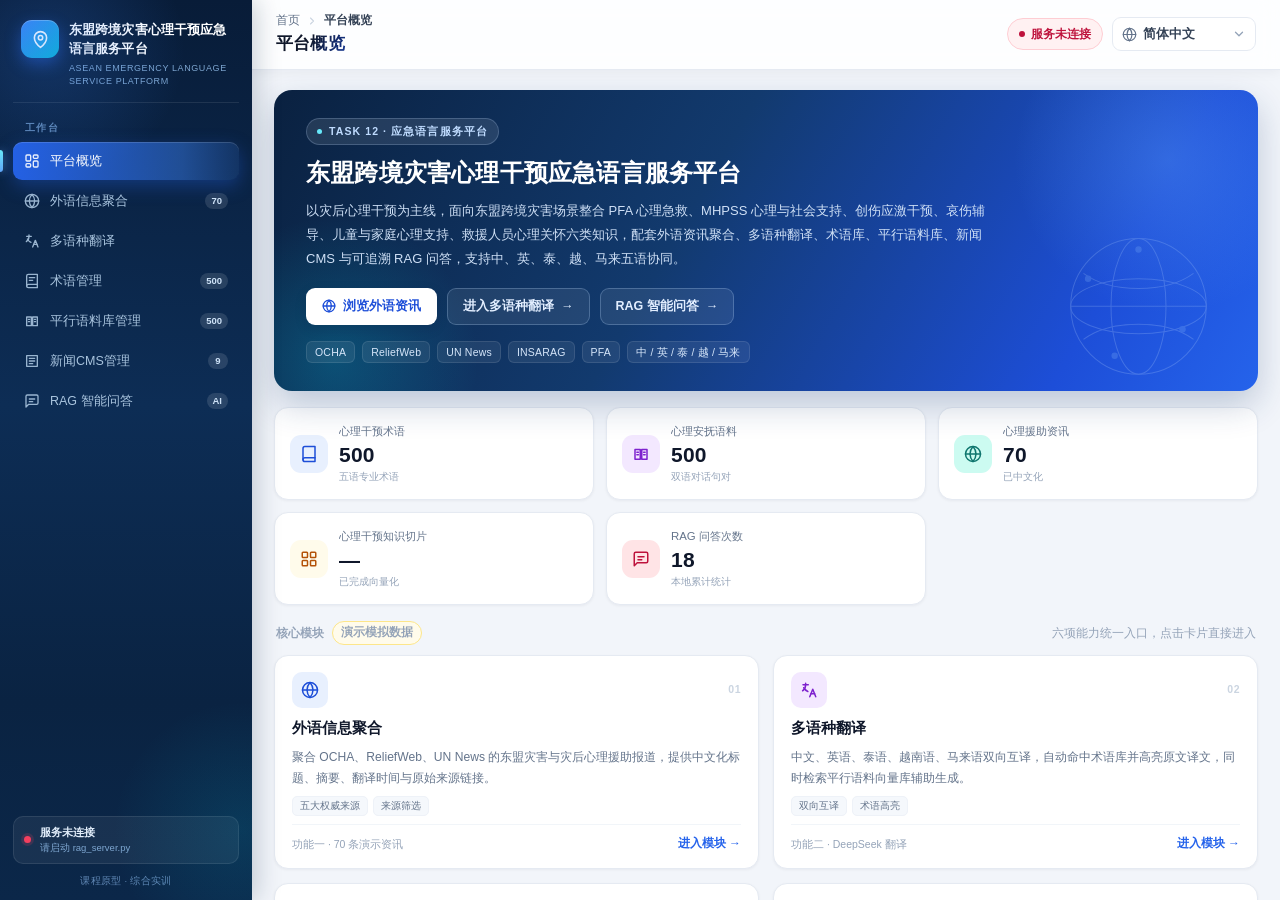
<file: index.html>
<!DOCTYPE html>
<html lang="zh-CN">
<head>
<meta charset="UTF-8">
<meta name="viewport" content="width=device-width, initial-scale=1.0">
<title>东盟跨境灾害心理干预应急语言服务平台</title>
<style>
  :root{
    --bg:#f2f5fa;
    --card:#ffffff;
    --text:#0f172a;
    --muted:#64748b;
    --line:#e5eaf2;
    --primary:#2563eb;
    --primary-dark:#1d4ed8;
    --primary-soft:#eff5ff;
    --sidebar-w:252px;
  }
  *{box-sizing:border-box;}
  html,body{height:100%;margin:0;padding:0;overflow:hidden;}
  body{
    background:var(--bg);
    color:var(--text);
    font-family:"Inter","Segoe UI","Microsoft YaHei","PingFang SC","Noto Sans Thai",sans-serif;
    font-size:14px;line-height:1.6;
  }
  .app{display:flex;height:100vh;width:100%;}

  /* ================= Sidebar ================= */
  .sidebar{
    width:var(--sidebar-w);flex:none;height:100%;
    background:linear-gradient(180deg,#081c38 0%,#0d2d55 45%,#0a2342 78%,#0b2749 100%);
    color:#fff;display:flex;flex-direction:column;
    padding:18px 13px 12px;position:relative;z-index:30;
    box-shadow:4px 0 24px rgba(10,35,66,.22);
    overflow-y:auto;overflow-x:hidden;
  }
  .sidebar::before{
    content:"";position:absolute;left:-90px;top:-90px;width:280px;height:280px;border-radius:50%;
    background:radial-gradient(circle,rgba(56,130,246,.22),transparent 68%);pointer-events:none;
  }
  .sidebar::after{
    content:"";position:absolute;right:-120px;bottom:-60px;width:260px;height:260px;border-radius:50%;
    background:radial-gradient(circle,rgba(6,182,212,.14),transparent 70%);pointer-events:none;
  }
  .sidebar::-webkit-scrollbar{width:0;}
  .brand{display:flex;align-items:flex-start;gap:10px;padding:2px 8px 14px;border-bottom:1px solid rgba(255,255,255,.09);margin-bottom:12px;}
  .brand-mark{
    width:38px;height:38px;border-radius:11px;flex:none;
    background:linear-gradient(135deg,#3b82f6,#06b6d4);
    display:flex;align-items:center;justify-content:center;
    box-shadow:0 6px 16px rgba(37,99,235,.45),inset 0 1px 0 rgba(255,255,255,.28);
    animation:brandGlow 4.5s ease-in-out infinite;
  }
  @keyframes brandGlow{
    0%,100%{box-shadow:0 6px 16px rgba(37,99,235,.45),inset 0 1px 0 rgba(255,255,255,.28);}
    50%{box-shadow:0 6px 22px rgba(6,182,212,.55),inset 0 1px 0 rgba(255,255,255,.28);}
  }
  .brand-text{min-width:0;padding-top:1px;}
  .brand-name{font-size:13px;font-weight:700;line-height:1.45;letter-spacing:.1px;}
  .brand-sub{font-size:9px;color:#7ea6d0;letter-spacing:.6px;margin-top:3px;text-transform:uppercase;line-height:1.45;}

  .nav-label{
    font-size:10px;color:#5f86b3;letter-spacing:1.3px;text-transform:uppercase;
    padding:5px 12px 6px;font-weight:600;
  }
  .nav{display:flex;flex-direction:column;gap:2px;}
  .nav-item{
    display:flex;align-items:center;gap:10px;
    padding:9px 11px;border-radius:9px;position:relative;
    color:#a9c4de;text-decoration:none;font-size:12.5px;font-weight:500;
    transition:background .18s,color .18s,transform .18s,box-shadow .18s;
  }
  .nav-item svg{flex:none;opacity:.9;transition:transform .18s;}
  .nav-item:hover{background:rgba(255,255,255,.08);color:#fff;transform:translateX(2px);}
  .nav-item:hover svg{transform:scale(1.08);}
  .nav-item.active{
    background:linear-gradient(90deg,rgba(37,99,235,.96),rgba(59,130,246,.45) 75%,rgba(59,130,246,.18));
    color:#fff;box-shadow:0 6px 18px rgba(37,99,235,.34),inset 0 1px 0 rgba(255,255,255,.14);
  }
  .nav-item.active::before{
    content:"";position:absolute;left:-13px;top:8px;bottom:8px;width:3px;
    border-radius:0 3px 3px 0;background:linear-gradient(180deg,#67e8f9,#60a5fa);
    box-shadow:0 0 8px rgba(96,165,250,.8);
  }
  .nav-badge{
    margin-left:auto;font-size:9.5px;font-weight:600;line-height:1.7;
    background:rgba(255,255,255,.12);color:#cfe3f8;
    padding:0 6px;border-radius:999px;min-width:20px;text-align:center;
  }
  .nav-item.active .nav-badge{background:rgba(255,255,255,.24);color:#fff;}

  .sidebar-foot{margin-top:auto;padding-top:16px;}
  .status-card{
    display:flex;align-items:center;gap:9px;
    background:rgba(255,255,255,.06);border:1px solid rgba(255,255,255,.09);
    border-radius:10px;padding:8px 10px;margin-bottom:9px;
  }
  .status-dot{
    width:7px;height:7px;border-radius:50%;flex:none;
    background:#f59e0b;box-shadow:0 0 0 3px rgba(245,158,11,.15);
  }
  .status-dot.online{background:#10b981;box-shadow:0 0 0 3px rgba(16,185,129,.16);}
  .status-dot.offline{background:#f43f5e;box-shadow:0 0 0 3px rgba(244,63,94,.16);}
  .status-card b{display:block;font-size:11px;font-weight:600;color:#e2eefb;line-height:1.45;}
  .status-card small{display:block;font-size:9.5px;color:#7ea6d0;line-height:1.45;}
  .side-foot{font-size:9.5px;color:#5f86b3;text-align:center;letter-spacing:.3px;}

  /* ================= Main ================= */
  .main{flex:1;min-width:0;display:flex;flex-direction:column;height:100%;}
  .topbar{
    flex:none;background:rgba(255,255,255,.86);backdrop-filter:blur(10px);
    border-bottom:1px solid var(--line);
    padding:12px 24px;display:flex;align-items:center;justify-content:space-between;gap:16px;
    box-shadow:0 2px 12px rgba(15,23,42,.05);z-index:10;
  }
  .topbar-left{display:flex;align-items:center;gap:12px;min-width:0;}
  .menu-btn{
    display:none;width:36px;height:36px;border:1px solid var(--line);background:#fff;
    border-radius:9px;cursor:pointer;color:#475569;align-items:center;justify-content:center;
  }
  .menu-btn:hover{background:#f8fafc;}
  .heading{min-width:0;}
  .breadcrumb{
    display:flex;align-items:center;gap:6px;font-size:11.5px;color:#94a3b8;line-height:1.5;
  }
  .breadcrumb a{color:#64748b;text-decoration:none;}
  .breadcrumb a:hover{color:var(--primary);}
  .breadcrumb .current{color:#334155;font-weight:600;}
  .breadcrumb svg{color:#cbd5e1;flex:none;}
  .topbar h1{
    margin:1px 0 0;font-size:16.5px;font-weight:700;letter-spacing:.2px;
    white-space:nowrap;overflow:hidden;text-overflow:ellipsis;
    background:linear-gradient(120deg,#0f172a 35%,#1d4ed8);-webkit-background-clip:text;background-clip:text;-webkit-text-fill-color:transparent;
  }
  .topbar-right{display:flex;align-items:center;gap:9px;flex:none;}
  .status-chip{
    display:inline-flex;align-items:center;gap:6px;height:32px;padding:0 11px;
    border-radius:999px;font-size:11.5px;font-weight:600;
    background:#fffbeb;color:#b45309;border:1px solid #fde68a;white-space:nowrap;
  }
  .status-chip .dot{width:6px;height:6px;border-radius:50%;background:currentColor;}
  .status-chip.online{background:#ecfdf5;color:#0f766e;border-color:#ccfbf1;}
  .status-chip.offline{background:#fff1f2;color:#be123c;border-color:#fecdd3;}
  .lang-switch{
    display:flex;align-items:center;gap:6px;height:34px;padding:0 9px;
    border:1px solid var(--line);border-radius:9px;background:#fff;color:#64748b;
    transition:border-color .16s,box-shadow .16s;
  }
  .lang-switch:hover{border-color:#93b4fd;box-shadow:0 2px 8px rgba(37,99,235,.12);}
  .lang-switch:focus-within{border-color:#2563eb;box-shadow:0 0 0 3px rgba(37,99,235,.14);}
  .lang-switch svg{flex:none;color:#64748b;}
  .lang-switch select{
    border:none;outline:none;background:transparent;font-family:inherit;
    font-size:12.5px;font-weight:600;color:#334155;cursor:pointer;
    appearance:none;padding-right:12px;
    background-image:url("data:image/svg+xml;charset=utf-8,%3Csvg xmlns='http://www.w3.org/2000/svg' width='14' height='14' viewBox='0 0 24 24' fill='none' stroke='%2394a3b8' stroke-width='2.2' stroke-linecap='round' stroke-linejoin='round'%3E%3Cpolyline points='6 9 12 15 18 9'/%3E%3C/svg%3E");
    background-repeat:no-repeat;background-position:right center;
  }
  .lang-switch select option{color:#0f172a;background:#fff;}

  .content{flex:1;min-height:0;position:relative;background:var(--bg);}
  .view{position:absolute;inset:0;display:none;}
  .view.active{display:block;animation:viewIn .28s ease;}
  @keyframes viewIn{from{opacity:0;transform:translateY(6px);}to{opacity:1;transform:none;}}
  .view iframe{width:100%;height:100%;border:0;display:block;background:var(--bg);}

  .backdrop{
    display:none;position:fixed;inset:0;background:rgba(8,24,43,.45);z-index:25;
    backdrop-filter:blur(1px);
  }

  @media (max-width: 980px){
    .sidebar{
      position:fixed;left:0;top:0;bottom:0;
      transform:translateX(-100%);transition:transform .22s ease;
    }
    .sidebar.open{transform:none;}
    .backdrop.show{display:block;}
    .menu-btn{display:flex;}
    .topbar{padding:11px 15px;gap:10px;}
    .status-chip{display:none;}
    .topbar h1{font-size:15px;}
  }
  @media (max-width: 560px){
    .lang-switch{padding:0 7px;}
    .lang-switch select{font-size:11.5px;}
    .topbar-right{gap:6px;}
  }
</style>
</head>
<body>
<script src="assets/api-config.js"></script>
<script src="assets/static-api.js"></script>
<div class="app">
  <aside class="sidebar" id="sidebar">
    <div class="brand">
      <div class="brand-mark">
        <svg width="21" height="21" viewBox="0 0 24 24" fill="none" stroke="currentColor" stroke-width="1.8" stroke-linecap="round" stroke-linejoin="round">
          <path d="M12 21s7-5.2 7-11a7 7 0 1 0-14 0c0 5.8 7 11 7 11z"/>
          <circle cx="12" cy="10" r="2.5"/>
        </svg>
      </div>
      <div class="brand-text">
        <div class="brand-name" data-i18n="brandTitle">东盟跨境灾害心理干预应急语言服务平台</div>
        <div class="brand-sub" data-i18n="brandSub">ASEAN Emergency Language Service Platform</div>
      </div>
    </div>

    <div class="nav-label" data-i18n="navLabel">工作台</div>
    <nav class="nav" id="mainNav">
      <a class="nav-item active" href="#/dashboard" data-view="dashboard">
        <svg width="16" height="16" viewBox="0 0 24 24" fill="none" stroke="currentColor" stroke-width="2" stroke-linecap="round" stroke-linejoin="round"><rect x="3" y="3" width="7" height="9" rx="1.5"/><rect x="14" y="3" width="7" height="5" rx="1.5"/><rect x="14" y="12" width="7" height="9" rx="1.5"/><rect x="3" y="16" width="7" height="5" rx="1.5"/></svg>
        <span data-i18n="navDashboard">平台概览</span>
      </a>
      <a class="nav-item" href="#/foreign" data-view="foreign">
        <svg width="16" height="16" viewBox="0 0 24 24" fill="none" stroke="currentColor" stroke-width="2" stroke-linecap="round" stroke-linejoin="round"><circle cx="12" cy="12" r="10"/><line x1="2" y1="12" x2="22" y2="12"/><path d="M12 2a15.3 15.3 0 0 1 4 10 15.3 15.3 0 0 1-4 10 15.3 15.3 0 0 1-4-10 15.3 15.3 0 0 1 4-10z"/></svg>
        <span data-i18n="navForeign">外语信息聚合</span>
        <span class="nav-badge" data-badge="foreign">—</span>
      </a>
      <a class="nav-item" href="#/translate" data-view="translate">
        <svg width="16" height="16" viewBox="0 0 24 24" fill="none" stroke="currentColor" stroke-width="2" stroke-linecap="round" stroke-linejoin="round"><path d="M4 5h7M7.5 3v2c0 4-1.5 6.5-4 8"/><path d="M5 9c1.6 2.6 3.4 4.2 5.5 5"/><path d="M13 21l4-10 4 10"/><path d="M14.5 17h5"/></svg>
        <span data-i18n="navTranslate">多语种翻译</span>
      </a>
      <a class="nav-item" href="#/glossary" data-view="glossary">
        <svg width="16" height="16" viewBox="0 0 24 24" fill="none" stroke="currentColor" stroke-width="2" stroke-linecap="round" stroke-linejoin="round"><path d="M4 19.5A2.5 2.5 0 0 1 6.5 17H20"/><path d="M6.5 2H20v20H6.5A2.5 2.5 0 0 1 4 19.5v-15A2.5 2.5 0 0 1 6.5 2z"/><path d="M8 7h8M8 11h5"/></svg>
        <span data-i18n="navGlossary">术语管理</span>
        <span class="nav-badge" data-badge="glossary">—</span>
      </a>
      <a class="nav-item" href="#/parallel" data-view="parallel">
        <svg width="16" height="16" viewBox="0 0 24 24" fill="none" stroke="currentColor" stroke-width="2" stroke-linecap="round" stroke-linejoin="round"><path d="M4 6h7v13H4z"/><path d="M13 6h7v13h-7z"/><path d="M6.5 9.5h2M6.5 13h2M15.5 9.5h2M15.5 13h2"/></svg>
        <span data-i18n="navParallel">平行语料库管理</span>
        <span class="nav-badge" data-badge="parallel">—</span>
      </a>
      <a class="nav-item" href="#/cms" data-view="cms">
        <svg width="16" height="16" viewBox="0 0 24 24" fill="none" stroke="currentColor" stroke-width="2" stroke-linecap="round" stroke-linejoin="round"><path d="M4 4h16v16H4z"/><path d="M8 8h8M8 12h8M8 16h5"/></svg>
        <span data-i18n="navCms">新闻CMS管理</span>
        <span class="nav-badge" data-badge="cms">—</span>
      </a>
      <a class="nav-item" href="#/rag" data-view="rag">
        <svg width="16" height="16" viewBox="0 0 24 24" fill="none" stroke="currentColor" stroke-width="2" stroke-linecap="round" stroke-linejoin="round"><path d="M21 15a2 2 0 0 1-2 2H7l-4 4V5a2 2 0 0 1 2-2h14a2 2 0 0 1 2 2z"/><path d="M8 9h8M8 13h5"/></svg>
        <span data-i18n="navRag">RAG 智能问答</span>
        <span class="nav-badge" data-badge="rag">AI</span>
      </a>
    </nav>

    <div class="sidebar-foot">
      <div class="status-card">
        <span class="status-dot" id="sideDot"></span>
        <div>
          <b id="sideStatusTitle">服务检测中…</b>
          <small id="sideStatusSub">正在连接平台服务</small>
        </div>
      </div>
      <div class="side-foot" data-i18n="sideFoot">课程原型 · 教学演示数据</div>
    </div>
  </aside>

  <div class="backdrop" id="backdrop"></div>

  <div class="main">
    <header class="topbar">
      <div class="topbar-left">
        <button class="menu-btn" id="menuBtn" aria-label="菜单">
          <svg width="18" height="18" viewBox="0 0 24 24" fill="none" stroke="currentColor" stroke-width="2" stroke-linecap="round" stroke-linejoin="round"><line x1="3" y1="6" x2="21" y2="6"/><line x1="3" y1="12" x2="21" y2="12"/><line x1="3" y1="18" x2="21" y2="18"/></svg>
        </button>
        <div class="heading">
          <nav class="breadcrumb">
            <a href="#/dashboard" data-i18n="crumbHome">首页</a>
            <svg width="12" height="12" viewBox="0 0 24 24" fill="none" stroke="currentColor" stroke-width="2.2" stroke-linecap="round" stroke-linejoin="round"><polyline points="9 18 15 12 9 6"/></svg>
            <span class="current" id="crumbCurrent">平台概览</span>
          </nav>
          <h1 id="pageTitle">平台概览</h1>
        </div>
      </div>
      <div class="topbar-right">
        <span class="status-chip" id="statusChip"><span class="dot"></span><span id="statusChipText">服务检测中…</span></span>
        <div class="lang-switch">
          <svg width="15" height="15" viewBox="0 0 24 24" fill="none" stroke="currentColor" stroke-width="1.9" stroke-linecap="round" stroke-linejoin="round"><circle cx="12" cy="12" r="10"/><line x1="2" y1="12" x2="22" y2="12"/><path d="M12 2a15.3 15.3 0 0 1 4 10 15.3 15.3 0 0 1-4 10 15.3 15.3 0 0 1-4-10 15.3 15.3 0 0 1 4-10z"/></svg>
          <select id="langSelect" aria-label="语言切换 / Language">
            <option value="zh">简体中文</option>
            <option value="en">English</option>
            <option value="th">ไทย</option>
            <option value="vi">Tiếng Việt</option>
            <option value="ms">Bahasa Melayu</option>
          </select>
        </div>
      </div>
    </header>

    <main class="content">
      <section class="view active" data-panel="dashboard">
        <iframe data-src="overview.html?embed=1" title="平台概览"></iframe>
      </section>
      <section class="view" data-panel="foreign">
        <iframe data-src="foreign.html?embed=1" title="外语信息聚合"></iframe>
      </section>
      <section class="view" data-panel="translate">
        <iframe data-src="translate.html?embed=1" title="多语种翻译"></iframe>
      </section>
      <section class="view" data-panel="glossary">
        <iframe data-src="glossary.html?embed=1" title="术语管理"></iframe>
      </section>
      <section class="view" data-panel="parallel">
        <iframe data-src="parallel.html?embed=1" title="平行语料库管理"></iframe>
      </section>
      <section class="view" data-panel="cms">
        <iframe data-src="cms.html?embed=1" title="新闻CMS管理"></iframe>
      </section>
      <section class="view" data-panel="rag">
        <iframe data-src="rag.html?embed=1" title="RAG 智能问答"></iframe>
      </section>
    </main>
  </div>
</div>

<script>
(function () {
  "use strict";

  var LANG_KEY = "kb_lang";
  var CODES = ["zh", "en", "th", "vi", "ms"];

  var I18N = {
    zh: {
      brandTitle: "东盟跨境灾害心理干预应急语言服务平台",
      brandSub: "ASEAN Emergency Language Service Platform",
      navLabel: "工作台",
      navDashboard: "平台概览",
      navForeign: "外语信息聚合",
      navTranslate: "多语种翻译",
      navGlossary: "术语管理",
      navParallel: "平行语料库管理",
      navCms: "新闻CMS管理",
      navRag: "RAG 智能问答",
      crumbHome: "首页",
      sideFoot: "课程原型 · 综合实训",
      titles: {
        dashboard: "平台概览",
        foreign: "外语信息聚合",
        translate: "多语种翻译",
        glossary: "术语管理",
        parallel: "平行语料库管理",
        cms: "新闻CMS管理",
        rag: "RAG 智能问答"
      },
      statusChecking: "服务检测中…",
      serviceOnline: "服务在线",
      serviceDemo: "服务在线 · 演示模式",
      serviceOffline: "服务未连接",
      sideOnline: "Bigmodel + DeepSeek 已就绪",
      sideDemo: "演示模式 · 本地检索",
      sideOffline: "请启动 rag_server.py",
      docTitle: "东盟跨境灾害心理干预应急语言服务平台"
    },
    en: {
      brandTitle: "ASEAN Cross-border Disaster Psychosocial Emergency Language Service Platform",
      brandSub: "EMERGENCY LANGUAGE SERVICE PLATFORM",
      navLabel: "Workspace",
      navDashboard: "Platform Overview",
      navForeign: "Foreign News",
      navTranslate: "Multilingual Translation",
      navGlossary: "Term Management",
      navParallel: "Parallel Corpus",
      navCms: "News CMS",
      navRag: "RAG Q&A",
      crumbHome: "Home",
      sideFoot: "Course Prototype · Training Project",
      titles: {
        dashboard: "Platform Overview",
        foreign: "Foreign News Aggregation",
        translate: "Multilingual Translation",
        glossary: "Term Management",
        parallel: "Parallel Corpus Management",
        cms: "News CMS",
        rag: "RAG Q&A"
      },
      statusChecking: "Checking service…",
      serviceOnline: "Online · Bigmodel + DeepSeek",
      serviceDemo: "Service online · Demo mode",
      serviceOffline: "Service offline",
      sideOnline: "Bigmodel + DeepSeek ready",
      sideDemo: "Demo mode · local retrieval",
      sideOffline: "Start rag_server.py",
      docTitle: "ASEAN Cross-border Disaster Psychosocial Emergency Language Service Platform"
    },
    th: {
      brandTitle: "แพลตฟอร์มบริการภาษาฉุกเฉินด้านจิตใจจากภัยพิบัติข้ามพรมแดนอาเซียน",
      brandSub: "แพลตฟอร์มบริการภาษาฉุกเฉิน",
      navLabel: "พื้นที่ทำงาน",
      navDashboard: "ภาพรวมแพลตฟอร์ม",
      navForeign: "รวมข่าวต่างประเทศ",
      navTranslate: "แปลหลายภาษา",
      navGlossary: "จัดการศัพท์",
      navParallel: "คลังประโยคคู่ขนาน",
      navCms: "จัดการข่าว CMS",
      navRag: "ถามตอบ RAG",
      crumbHome: "หน้าแรก",
      sideFoot: "ต้นแบบรายวิชา · โครงงานฝึกปฏิบัติ",
      titles: {
        dashboard: "ภาพรวมแพลตฟอร์ม",
        foreign: "รวมข่าวต่างประเทศ",
        translate: "แปลหลายภาษา",
        glossary: "จัดการศัพท์",
        parallel: "คลังประโยคคู่ขนาน",
        cms: "จัดการข่าว CMS",
        rag: "ถามตอบ RAG"
      },
      statusChecking: "กำลังตรวจสอบบริการ…",
      serviceOnline: "ออนไลน์",
      serviceDemo: "ออนไลน์ · โหมดสาธิต",
      serviceOffline: "ไม่ได้เชื่อมต่อบริการ",
      sideOnline: "Bigmodel + DeepSeek พร้อมใช้งาน",
      sideDemo: "โหมดสาธิต · ค้นหาภายใน",
      sideOffline: "โปรดรัน rag_server.py",
      docTitle: "แพลตฟอร์มบริการภาษาฉุกเฉินด้านจิตใจจากภัยพิบัติข้ามพรมแดนอาเซียน"
    },
    vi: {
      brandTitle: "Nền tảng dịch vụ ngôn ngữ khẩn cấp về tâm lý ứng phó thảm họa xuyên biên giới ASEAN",
      brandSub: "NỀN TẢNG DỊCH VỤ NGÔN NGỮ KHẨN CẤP",
      navLabel: "Không gian làm việc",
      navDashboard: "Tổng quan nền tảng",
      navForeign: "Tổng hợp tin nước ngoài",
      navTranslate: "Dịch đa ngữ",
      navGlossary: "Quản lý thuật ngữ",
      navParallel: "Ngữ liệu song song",
      navCms: "Quản lý tin CMS",
      navRag: "Hỏi đáp RAG",
      crumbHome: "Trang chủ",
      sideFoot: "Nguyên mẫu môn học · Đồ án thực hành",
      titles: {
        dashboard: "Tổng quan nền tảng",
        foreign: "Tổng hợp tin nước ngoài",
        translate: "Dịch đa ngữ",
        glossary: "Quản lý thuật ngữ",
        parallel: "Quản lý ngữ liệu song song",
        cms: "Quản lý tin CMS",
        rag: "Hỏi đáp RAG"
      },
      statusChecking: "Đang kiểm tra dịch vụ…",
      serviceOnline: "Trực tuyến",
      serviceDemo: "Trực tuyến · Chế độ mô phỏng",
      serviceOffline: "Chưa kết nối dịch vụ",
      sideOnline: "Bigmodel + DeepSeek sẵn sàng",
      sideDemo: "Chế độ mô phỏng · truy xuất cục bộ",
      sideOffline: "Hãy chạy rag_server.py",
      docTitle: "Nền tảng dịch vụ ngôn ngữ khẩn cấp về tâm lý ứng phó thảm họa xuyên biên giới ASEAN"
    },
    ms: {
      brandTitle: "Platform Perkhidmatan Bahasa Kecemasan Psikososial Bencana Rentas Sempadan ASEAN",
      brandSub: "PLATFORM PERKHIDMATAN BAHASA KECEMASAN",
      navLabel: "Ruang kerja",
      navDashboard: "Gambaran Platform",
      navForeign: "Berita Asing",
      navTranslate: "Terjemahan Pelbagai Bahasa",
      navGlossary: "Pengurusan Istilah",
      navParallel: "Korpus Selari",
      navCms: "Pengurusan Berita CMS",
      navRag: "Soal Jawab RAG",
      crumbHome: "Laman utama",
      sideFoot: "Prototaip kursus · Projek latihan",
      titles: {
        dashboard: "Gambaran Platform",
        foreign: "Agregasi Berita Asing",
        translate: "Terjemahan Pelbagai Bahasa",
        glossary: "Pengurusan Istilah",
        parallel: "Pengurusan Korpus Selari",
        cms: "Pengurusan Berita CMS",
        rag: "Soal Jawab RAG"
      },
      statusChecking: "Menyemak perkhidmatan…",
      serviceOnline: "Dalam talian",
      serviceDemo: "Dalam talian · Mod demo",
      serviceOffline: "Perkhidmatan tidak disambung",
      sideOnline: "Bigmodel + DeepSeek sedia",
      sideDemo: "Mod demo · carian setempat",
      sideOffline: "Jalankan rag_server.py",
      docTitle: "Platform Perkhidmatan Bahasa Kecemasan Psikososial Bencana Rentas Sempadan ASEAN"
    }
  };

  var VIEWS = {
    dashboard: "overview.html?embed=1",
    foreign: "foreign.html?embed=1",
    translate: "translate.html?embed=1",
    glossary: "glossary.html?embed=1",
    parallel: "parallel.html?embed=1",
    cms: "cms.html?embed=1",
    rag: "rag.html?embed=1"
  };

  var lang = (function () {
    try {
      var value = localStorage.getItem(LANG_KEY);
      return CODES.indexOf(value) >= 0 ? value : "zh";
    } catch (e) { return "zh"; }
  })();
  var currentView = "dashboard";
  var serviceState = "checking";

  function t(key) { return (I18N[lang] && I18N[lang][key]) || I18N.zh[key] || key; }

  /* ---------- 路由 ---------- */
  function parseView() {
    var raw = location.hash.replace(/^#\/?/, "").split("?")[0];
    return VIEWS[raw] ? raw : "dashboard";
  }

  function ensureFrame(view) {
    var panel = document.querySelector('[data-panel="' + view + '"]');
    if (!panel) return;
    var frame = panel.querySelector("iframe");
    if (frame && !frame.getAttribute("src")) {
      frame.src = frame.getAttribute("data-src");
    }
  }

  function setView(view) {
    currentView = view;
    ensureFrame(view);
    Array.prototype.forEach.call(document.querySelectorAll(".view"), function (panel) {
      panel.classList.toggle("active", panel.getAttribute("data-panel") === view);
    });
    Array.prototype.forEach.call(document.querySelectorAll(".nav-item"), function (item) {
      item.classList.toggle("active", item.getAttribute("data-view") === view);
    });
    renderChrome();
    closeSidebar();
  }

  function renderChrome() {
    var title = (I18N[lang].titles[currentView]) || "";
    document.getElementById("pageTitle").textContent = title;
    document.getElementById("crumbCurrent").textContent = title;
    document.title = I18N[lang].docTitle + " · " + title;
  }

  /* ---------- 语言 ---------- */
  function applyLang(next, broadcast) {
    lang = CODES.indexOf(next) >= 0 ? next : "zh";
    try { localStorage.setItem(LANG_KEY, lang); } catch (e) { /* ignore */ }
    document.documentElement.lang = lang === "zh" ? "zh-CN" : lang;
    document.getElementById("langSelect").value = lang;

    Array.prototype.forEach.call(document.querySelectorAll("[data-i18n]"), function (el) {
      el.textContent = t(el.getAttribute("data-i18n"));
    });
    renderChrome();
    renderServiceState();

    if (broadcast !== false) {
      Array.prototype.forEach.call(document.querySelectorAll(".view iframe"), function (frame) {
        try {
          frame.contentWindow.postMessage({ type: "setLang", lang: lang }, "*");
        } catch (e) { /* iframe 尚未加载 */ }
      });
    }
  }

  /* ---------- 服务状态 ---------- */
  function renderServiceState() {
    var chip = document.getElementById("statusChip");
    var chipText = document.getElementById("statusChipText");
    var dot = document.getElementById("sideDot");
    var title = document.getElementById("sideStatusTitle");
    var sub = document.getElementById("sideStatusSub");

    chip.className = "status-chip";
    dot.className = "status-dot";

    if (serviceState === "online") {
      chipText.textContent = t("serviceOnline");
      title.textContent = t("serviceOnline");
      sub.textContent = t("sideOnline");
      dot.classList.add("online");
      chip.classList.add("online");
    } else if (serviceState === "demo") {
      chipText.textContent = t("serviceDemo");
      title.textContent = t("serviceOnline");
      sub.textContent = t("sideDemo");
      dot.classList.add("online");
    } else if (serviceState === "offline") {
      chipText.textContent = t("serviceOffline");
      title.textContent = t("serviceOffline");
      sub.textContent = t("sideOffline");
      dot.classList.add("offline");
      chip.classList.add("offline");
    } else {
      chipText.textContent = t("statusChecking");
      title.textContent = t("statusChecking");
      sub.textContent = "API";
    }
  }

  function checkService() {
    fetch("/api/status", { cache: "no-store" })
      .then(function (res) {
        if (!res.ok) throw new Error("HTTP " + res.status);
        return res.json();
      })
      .then(function (info) {
        serviceState = (info.embedding_mode === "bigmodel" && info.llm_mode === "deepseek") ? "online" : "demo";
        renderServiceState();
        setBadge("rag", info.chunk_count || "AI");
        setBadge("foreign", info.foreign_count || 0);
        setBadge("glossary", info.glossary_count || 0);
        setBadge("parallel", info.parallel_count || 0);
      })
      .catch(function () {
        serviceState = "offline";
        renderServiceState();
      });
  }

  function setBadge(name, value) {
    var badge = document.querySelector('[data-badge="' + name + '"]');
    if (badge && value) badge.textContent = value;
  }

  /* ---------- 侧栏计数 ---------- */
  function loadCounts() {
    fetch("glossary.json", { cache: "no-store" })
      .then(function (res) { return res.json(); })
      .then(function (data) {
        var list = Array.isArray(data) ? data : (data && data.terms) || [];
        setBadge("glossary", list.length);
      })
      .catch(function () {});

    fetch("parallel.json", { cache: "no-store" })
      .then(function (res) { return res.json(); })
      .then(function (data) {
        if (Array.isArray(data)) setBadge("parallel", data.length);
      })
      .catch(function () {});

    fetch("foreign_news.json", { cache: "no-store" })
      .then(function (res) { return res.json(); })
      .then(function (data) {
        if (Array.isArray(data)) setBadge("foreign", data.length);
      })
      .catch(function () {});

    try {
      var raw = localStorage.getItem("asean_insarag_news_cms_v1");
      var list = raw ? JSON.parse(raw) : null;
      if (Array.isArray(list) && list.length) {
        setBadge("cms", list.length);
        return;
      }
    } catch (e) { /* ignore */ }

    fetch("insarag_news.json", { cache: "no-store" })
      .then(function (res) { return res.json(); })
      .then(function (data) {
        if (Array.isArray(data)) setBadge("cms", data.length);
      })
      .catch(function () {});
  }

  /* ---------- 移动端侧栏 ---------- */
  function openSidebar() {
    document.getElementById("sidebar").classList.add("open");
    document.getElementById("backdrop").classList.add("show");
  }
  function closeSidebar() {
    document.getElementById("sidebar").classList.remove("open");
    document.getElementById("backdrop").classList.remove("show");
  }

  /* ---------- 事件 ---------- */
  document.getElementById("menuBtn").addEventListener("click", openSidebar);
  document.getElementById("backdrop").addEventListener("click", closeSidebar);
  document.getElementById("langSelect").addEventListener("change", function (e) {
    applyLang(e.target.value, true);
  });
  window.addEventListener("hashchange", function () {
    setView(parseView());
  });
  window.addEventListener("storage", function (e) {
    if (e.key === LANG_KEY && e.newValue && e.newValue !== lang) {
      applyLang(e.newValue, false);
    }
  });
  window.addEventListener("message", function (e) {
    if (!e.data) return;
    if (e.data.type === "navigate" && VIEWS[e.data.view]) {
      location.hash = "#/" + e.data.view;
    } else if (e.data.type === "setLang" && CODES.indexOf(e.data.lang) >= 0) {
      if (e.data.lang !== lang) applyLang(e.data.lang, true);
    } else if (e.data.type === "reload-counts") {
      loadCounts();
    }
  });

  /* ---------- 初始化 ---------- */
  if (!location.hash) location.hash = "#/dashboard";
  applyLang(lang, true);
  setView(parseView());
  checkService();
  loadCounts();
})();
</script>
</body>
</html>
</file>
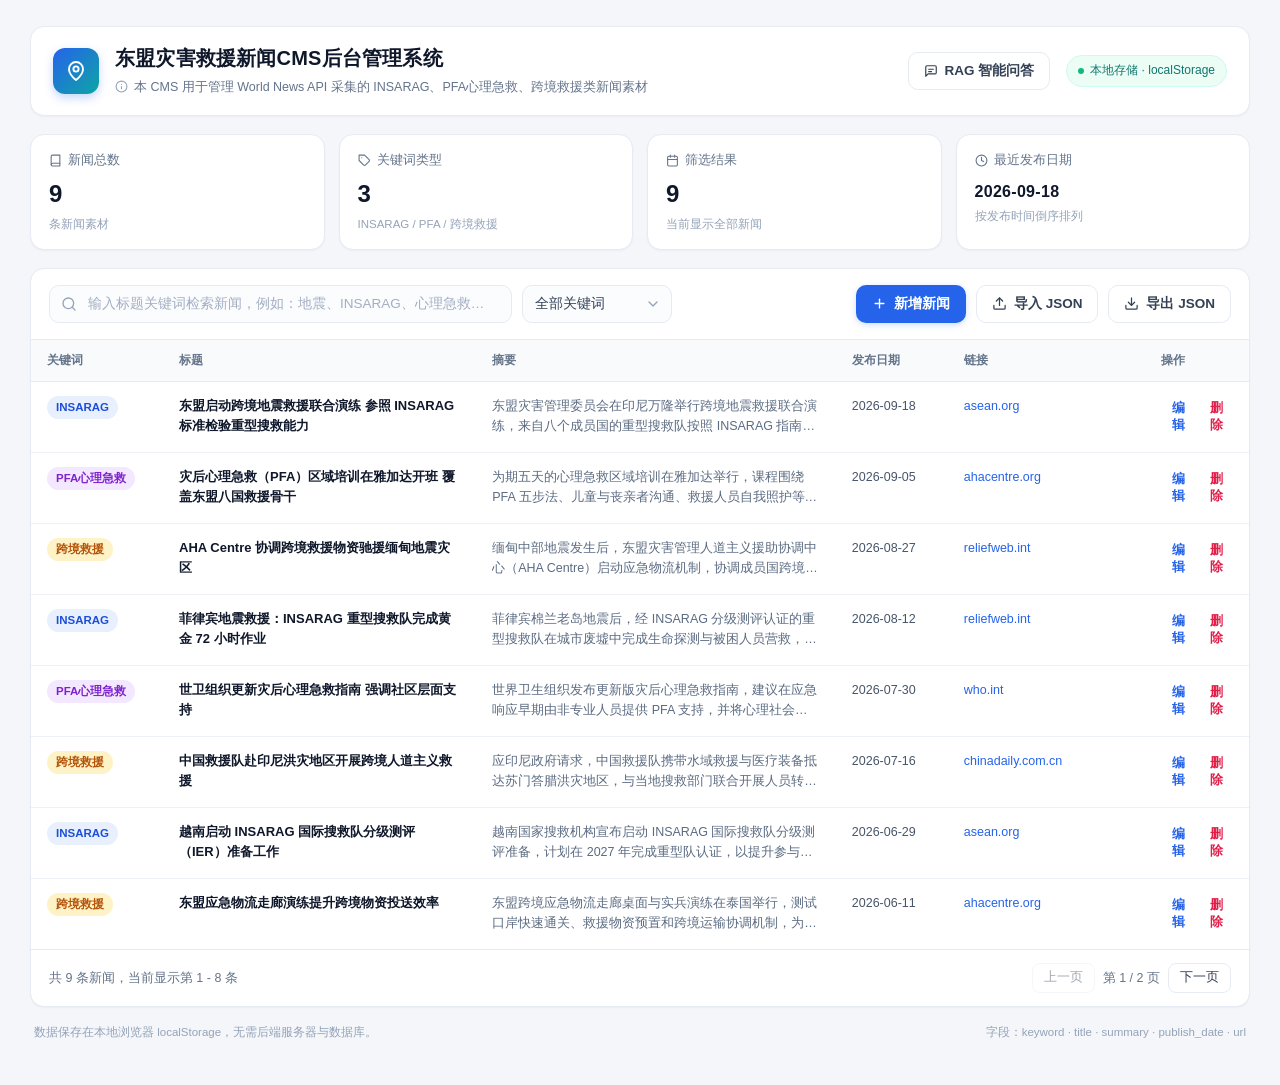
<file: cms.html>
<!DOCTYPE html>
<html lang="zh-CN">
<head>
<meta charset="UTF-8">
<meta name="viewport" content="width=device-width, initial-scale=1.0">
<title>东盟灾害救援新闻CMS后台管理系统</title>
<style>
  :root{
    --bg:#f4f6fa;
    --card:#ffffff;
    --text:#0f172a;
    --muted:#64748b;
    --line:#e6eaf2;
    --primary:#2563eb;
    --primary-dark:#1d4ed8;
    --primary-soft:#eff5ff;
    --danger:#e11d48;
    --danger-soft:#fff1f3;
    --radius:14px;
  }
  *{box-sizing:border-box;}
  html,body{margin:0;padding:0;}
  body{
    background:var(--bg);
    color:var(--text);
    font-family:"Inter","Segoe UI","Microsoft YaHei","PingFang SC",sans-serif;
    font-size:14px;
    line-height:1.6;
    padding:26px 30px 44px;
    min-height:100vh;
  }
  .wrap{max-width:1280px;margin:0 auto;}

  /* ---------- Header ---------- */
  .header{
    background:var(--card);
    border:1px solid var(--line);
    border-radius:var(--radius);
    padding:18px 22px;
    display:flex;
    align-items:center;
    gap:16px;
    box-shadow:0 1px 2px rgba(15,23,42,.04);
    margin-bottom:18px;
  }
  .brand-mark{
    width:46px;height:46px;border-radius:12px;flex:none;
    background:linear-gradient(135deg,#2563eb,#0ea5a4);
    display:flex;align-items:center;justify-content:center;
    color:#fff;
    box-shadow:0 4px 10px rgba(37,99,235,.25);
  }
  .brand-text{flex:1;min-width:0;}
  h1{
    margin:0;
    font-size:20px;
    font-weight:700;
    letter-spacing:.2px;
    line-height:1.35;
  }
  .brand-note{
    margin-top:5px;
    font-size:12.5px;
    color:var(--muted);
    display:flex;
    align-items:flex-start;
    gap:6px;
  }
  .brand-note svg{flex:none;margin-top:3px;color:#94a3b8;}
  .storage-pill{
    flex:none;
    display:inline-flex;
    align-items:center;
    gap:6px;
    font-size:12px;
    color:#0f766e;
    background:#ecfdf5;
    border:1px solid #ccfbf1;
    padding:5px 11px;
    border-radius:999px;
    white-space:nowrap;
  }
  .dot{width:6px;height:6px;border-radius:50%;background:#10b981;display:inline-block;}
  .nav-btn{height:36px;text-decoration:none;font-size:13px;}

  /* ---------- Stats ---------- */
  .stats{
    display:grid;
    grid-template-columns:repeat(4,1fr);
    gap:14px;
    margin-bottom:18px;
  }
  .stat{
    background:var(--card);
    border:1px solid var(--line);
    border-radius:var(--radius);
    padding:15px 18px;
    box-shadow:0 1px 2px rgba(15,23,42,.04);
  }
  .stat-label{font-size:12.5px;color:var(--muted);display:flex;align-items:center;gap:6px;}
  .stat-value{font-size:24px;font-weight:700;margin-top:5px;letter-spacing:.3px;}
  .stat-value.small{font-size:16px;padding-top:4px;}
  .stat-sub{font-size:11.5px;color:#94a3b8;margin-top:2px;}

  /* ---------- Panel ---------- */
  .panel{
    background:var(--card);
    border:1px solid var(--line);
    border-radius:var(--radius);
    box-shadow:0 1px 2px rgba(15,23,42,.04);
    overflow:hidden;
  }
  .toolbar{
    display:flex;
    align-items:center;
    gap:10px;
    flex-wrap:wrap;
    padding:16px 18px;
    border-bottom:1px solid var(--line);
  }
  .search-box{position:relative;flex:1 1 300px;min-width:220px;}
  .search-box svg{
    position:absolute;left:12px;top:50%;transform:translateY(-50%);
    color:#94a3b8;pointer-events:none;
  }
  .search-box input{
    width:100%;
    height:38px;
    padding:0 12px 0 38px;
    border:1px solid var(--line);
    border-radius:10px;
    font-size:13.5px;
    color:var(--text);
    background:#fbfcfe;
    outline:none;
    transition:border-color .15s, box-shadow .15s, background .15s;
    font-family:inherit;
  }
  .search-box input::placeholder{color:#a3aec2;}
  .search-box input:focus{
    border-color:#93b4fd;
    background:#fff;
    box-shadow:0 0 0 3px rgba(37,99,235,.12);
  }
  .select{
    height:38px;
    padding:0 34px 0 12px;
    border:1px solid var(--line);
    border-radius:10px;
    font-size:13.5px;
    color:#334155;
    background:#fbfcfe url("data:image/svg+xml;charset=utf-8,%3Csvg xmlns='http://www.w3.org/2000/svg' width='16' height='16' viewBox='0 0 24 24' fill='none' stroke='%2394a3b8' stroke-width='2' stroke-linecap='round' stroke-linejoin='round'%3E%3Cpolyline points='6 9 12 15 18 9'/%3E%3C/svg%3E") no-repeat right 10px center;
    appearance:none;
    outline:none;
    cursor:pointer;
    font-family:inherit;
    min-width:150px;
  }
  .select:focus{border-color:#93b4fd;box-shadow:0 0 0 3px rgba(37,99,235,.12);}

  .btn{
    height:38px;
    padding:0 15px;
    border-radius:10px;
    border:1px solid transparent;
    font-size:13.5px;
    font-weight:600;
    font-family:inherit;
    cursor:pointer;
    display:inline-flex;
    align-items:center;
    justify-content:center;
    gap:7px;
    white-space:nowrap;
    transition:background .15s, border-color .15s, color .15s, box-shadow .15s;
  }
  .btn-primary{background:var(--primary);color:#fff;box-shadow:0 2px 6px rgba(37,99,235,.22);}
  .btn-primary:hover{background:var(--primary-dark);}
  .btn-outline{background:#fff;border-color:var(--line);color:#334155;}
  .btn-outline:hover{border-color:#c7d2e4;background:#f8fafc;}
  .btn-ghost{background:transparent;border-color:transparent;color:var(--muted);}
  .btn-ghost:hover{background:#f1f5f9;color:#334155;}
  .toolbar .spacer{flex:1;}

  /* ---------- Table ---------- */
  .table-wrap{overflow-x:auto;}
  table{width:100%;border-collapse:collapse;table-layout:fixed;min-width:1020px;}
  col.c-kw{width:132px;}
  col.c-title{width:27%;}
  col.c-sum{width:31%;}
  col.c-date{width:112px;}
  col.c-url{width:17%;}
  col.c-act{width:104px;}
  thead th{
    background:#f8fafc;
    color:#64748b;
    font-size:12px;
    font-weight:600;
    text-align:left;
    padding:11px 16px;
    border-bottom:1px solid var(--line);
    white-space:nowrap;
  }
  tbody td{
    padding:14px 16px;
    border-bottom:1px solid #eef2f8;
    vertical-align:top;
    font-size:13px;
  }
  tbody tr:last-child td{border-bottom:none;}
  tbody tr:hover{background:#fafcff;}
  .cell-title{font-weight:600;color:#0f172a;line-height:1.55;word-break:break-word;}
  .cell-summary{
    color:#5b6b82;
    font-size:12.5px;
    line-height:1.6;
    display:-webkit-box;
    -webkit-line-clamp:2;
    -webkit-box-orient:vertical;
    overflow:hidden;
    word-break:break-word;
  }
  .cell-date{color:#475569;font-variant-numeric:tabular-nums;font-size:12.5px;white-space:nowrap;}
  .cell-url a{
    display:block;
    color:var(--primary);
    font-size:12.5px;
    overflow:hidden;
    text-overflow:ellipsis;
    white-space:nowrap;
    text-decoration:none;
  }
  .cell-url a:hover{text-decoration:underline;}
  mark{background:#fff3bf;color:inherit;border-radius:3px;padding:0 1px;}

  .badge{
    display:inline-block;
    padding:3px 9px;
    border-radius:999px;
    font-size:11.5px;
    font-weight:600;
    line-height:1.5;
    white-space:nowrap;
  }
  .kw-blue{background:#e8f0fe;color:#1d4ed8;}
  .kw-purple{background:#f3e8ff;color:#7e22ce;}
  .kw-amber{background:#fef3c7;color:#b45309;}
  .kw-teal{background:#ccfbf1;color:#0f766e;}
  .kw-gray{background:#eef2f7;color:#475569;}

  .row-actions{display:flex;gap:4px;}
  .link-btn{
    border:none;background:transparent;font-family:inherit;font-size:12.5px;font-weight:600;
    padding:4px 6px;border-radius:6px;cursor:pointer;color:var(--primary);
  }
  .link-btn:hover{background:var(--primary-soft);}
  .link-btn.danger{color:var(--danger);}
  .link-btn.danger:hover{background:var(--danger-soft);}

  .empty{
    padding:56px 20px;
    text-align:center;
    color:var(--muted);
  }
  .empty svg{color:#cbd5e1;margin-bottom:10px;}
  .empty p{margin:0 0 4px;font-size:14px;font-weight:600;color:#475569;}
  .empty span{font-size:12.5px;color:#94a3b8;}

  /* ---------- Pagination ---------- */
  .pagination{
    display:flex;
    align-items:center;
    justify-content:space-between;
    gap:12px;
    padding:13px 18px;
    border-top:1px solid var(--line);
    font-size:12.5px;
    color:var(--muted);
    flex-wrap:wrap;
  }
  .pagination .pages{display:flex;align-items:center;gap:8px;}
  .page-btn{
    height:30px;min-width:30px;padding:0 11px;
    border:1px solid var(--line);background:#fff;border-radius:8px;
    font-size:12.5px;color:#334155;cursor:pointer;font-family:inherit;
    transition:background .15s,border-color .15s;
  }
  .page-btn:hover:not(:disabled){background:#f8fafc;border-color:#c7d2e4;}
  .page-btn:disabled{opacity:.45;cursor:not-allowed;}
  .page-indicator{font-variant-numeric:tabular-nums;}

  /* ---------- Footer ---------- */
  .footer{
    margin-top:16px;
    display:flex;
    justify-content:space-between;
    gap:10px;
    flex-wrap:wrap;
    font-size:11.5px;
    color:#94a3b8;
    padding:0 4px;
  }

  /* ---------- Modal ---------- */
  .overlay{
    position:fixed;inset:0;
    background:rgba(15,23,42,.45);
    backdrop-filter:blur(2px);
    display:flex;align-items:center;justify-content:center;
    padding:24px;
    z-index:100;
  }
  .overlay.hidden{display:none;}
  .modal{
    background:#fff;
    border-radius:16px;
    width:640px;max-width:100%;
    max-height:90vh;
    overflow:auto;
    box-shadow:0 20px 50px rgba(15,23,42,.25);
    animation:pop .16s ease-out;
  }
  @keyframes pop{from{transform:translateY(8px);opacity:.6;}to{transform:none;opacity:1;}}
  .modal-head{
    padding:18px 24px 14px;
    border-bottom:1px solid var(--line);
    display:flex;align-items:center;justify-content:space-between;
  }
  .modal-head h2{margin:0;font-size:16.5px;font-weight:700;}
  .icon-btn{
    border:none;background:transparent;cursor:pointer;color:#94a3b8;
    width:30px;height:30px;border-radius:8px;display:flex;align-items:center;justify-content:center;
  }
  .icon-btn:hover{background:#f1f5f9;color:#475569;}
  .modal-body{padding:20px 24px 6px;}
  .form-grid{display:grid;grid-template-columns:1fr 1fr;gap:14px 16px;}
  .field{display:flex;flex-direction:column;gap:6px;}
  .field.full{grid-column:1 / -1;}
  .field label{font-size:12.5px;font-weight:600;color:#334155;}
  .field label .req{color:var(--danger);margin-left:2px;}
  .field input,.field textarea{
    width:100%;
    border:1px solid var(--line);
    border-radius:10px;
    padding:9px 12px;
    font-size:13.5px;
    font-family:inherit;
    color:var(--text);
    background:#fbfcfe;
    outline:none;
    transition:border-color .15s,box-shadow .15s,background .15s;
  }
  .field textarea{resize:vertical;min-height:96px;line-height:1.65;}
  .field input:focus,.field textarea:focus{
    border-color:#93b4fd;background:#fff;
    box-shadow:0 0 0 3px rgba(37,99,235,.12);
  }
  .field .hint{font-size:11.5px;color:#94a3b8;}
  .modal-foot{
    padding:16px 24px 20px;
    display:flex;justify-content:flex-end;gap:10px;
  }

  /* ---------- Confirm ---------- */
  .confirm{
    background:#fff;border-radius:16px;width:420px;max-width:100%;
    padding:22px 24px 18px;
    box-shadow:0 20px 50px rgba(15,23,42,.25);
    animation:pop .16s ease-out;
  }
  .confirm h3{margin:0 0 8px;font-size:16px;}
  .confirm p{margin:0 0 18px;font-size:13px;color:var(--muted);line-height:1.7;word-break:break-word;}
  .confirm p strong{color:#334155;}
  .confirm-actions{display:flex;justify-content:flex-end;gap:10px;}
  .btn-danger{background:var(--danger);color:#fff;}
  .btn-danger:hover{background:#be123c;}

  /* ---------- Toast ---------- */
  .toasts{position:fixed;top:20px;right:24px;z-index:200;display:flex;flex-direction:column;gap:10px;}
  .toast{
    background:#fff;border:1px solid var(--line);border-left:3px solid #10b981;
    border-radius:10px;padding:11px 16px;font-size:13px;color:#334155;
    box-shadow:0 8px 24px rgba(15,23,42,.14);
    animation:slideIn .2s ease-out;
    max-width:340px;
  }
  .toast.error{border-left-color:var(--danger);}
  .toast.info{border-left-color:var(--primary);}
  @keyframes slideIn{from{transform:translateX(16px);opacity:0;}to{transform:none;opacity:1;}}

  .hidden{display:none !important;}

  @media (max-width:900px){
    body{padding:18px 16px 32px;}
    .stats{grid-template-columns:repeat(2,1fr);}
    .storage-pill{display:none;}
    .form-grid{grid-template-columns:1fr;}
  }
</style>
</head>
<body>
<div class="wrap">

  <!-- 头部 -->
  <header class="header">
    <div class="brand-mark">
      <svg width="24" height="24" viewBox="0 0 24 24" fill="none" stroke="currentColor" stroke-width="1.9" stroke-linecap="round" stroke-linejoin="round">
        <path d="M12 21s7-5.2 7-11a7 7 0 1 0-14 0c0 5.8 7 11 7 11z"/>
        <circle cx="12" cy="10" r="2.6"/>
      </svg>
    </div>
    <div class="brand-text">
      <h1>东盟灾害救援新闻CMS后台管理系统</h1>
      <div class="brand-note">
        <svg width="13" height="13" viewBox="0 0 24 24" fill="none" stroke="currentColor" stroke-width="2" stroke-linecap="round" stroke-linejoin="round">
          <circle cx="12" cy="12" r="10"/><line x1="12" y1="16" x2="12" y2="12"/><line x1="12" y1="8" x2="12.01" y2="8"/>
        </svg>
        <span>本 CMS 用于管理 World News API 采集的 INSARAG、PFA心理急救、跨境救援类新闻素材</span>
      </div>
    </div>
    <a class="btn btn-outline nav-btn" href="rag.html">
      <svg width="14" height="14" viewBox="0 0 24 24" fill="none" stroke="currentColor" stroke-width="2" stroke-linecap="round" stroke-linejoin="round"><path d="M21 15a2 2 0 0 1-2 2H7l-4 4V5a2 2 0 0 1 2-2h14a2 2 0 0 1 2 2z"/><path d="M8 9h8"/><path d="M8 13h5"/></svg>
      RAG 智能问答
    </a>
    <span class="storage-pill"><span class="dot"></span>本地存储 · localStorage</span>
  </header>

  <!-- 统计 -->
  <section class="stats">
    <div class="stat">
      <div class="stat-label">
        <svg width="13" height="13" viewBox="0 0 24 24" fill="none" stroke="currentColor" stroke-width="2" stroke-linecap="round" stroke-linejoin="round"><path d="M4 19.5A2.5 2.5 0 0 1 6.5 17H20"/><path d="M6.5 2H20v20H6.5A2.5 2.5 0 0 1 4 19.5v-15A2.5 2.5 0 0 1 6.5 2z"/></svg>
        新闻总数
      </div>
      <div class="stat-value" id="statTotal">0</div>
      <div class="stat-sub">条新闻素材</div>
    </div>
    <div class="stat">
      <div class="stat-label">
        <svg width="13" height="13" viewBox="0 0 24 24" fill="none" stroke="currentColor" stroke-width="2" stroke-linecap="round" stroke-linejoin="round"><path d="M20.59 13.41l-7.17 7.17a2 2 0 0 1-2.83 0L2 12V2h10l8.59 8.59a2 2 0 0 1 0 2.82z"/><line x1="7" y1="7" x2="7.01" y2="7"/></svg>
        关键词类型
      </div>
      <div class="stat-value" id="statKeywords">0</div>
      <div class="stat-sub">INSARAG / PFA / 跨境救援</div>
    </div>
    <div class="stat">
      <div class="stat-label">
        <svg width="13" height="13" viewBox="0 0 24 24" fill="none" stroke="currentColor" stroke-width="2" stroke-linecap="round" stroke-linejoin="round"><rect x="3" y="4" width="18" height="18" rx="2" ry="2"/><line x1="16" y1="2" x2="16" y2="6"/><line x1="8" y1="2" x2="8" y2="6"/><line x1="3" y1="10" x2="21" y2="10"/></svg>
        筛选结果
      </div>
      <div class="stat-value" id="statFiltered">0</div>
      <div class="stat-sub" id="statFilteredSub">当前显示全部新闻</div>
    </div>
    <div class="stat">
      <div class="stat-label">
        <svg width="13" height="13" viewBox="0 0 24 24" fill="none" stroke="currentColor" stroke-width="2" stroke-linecap="round" stroke-linejoin="round"><circle cx="12" cy="12" r="10"/><polyline points="12 6 12 12 16 14"/></svg>
        最近发布日期
      </div>
      <div class="stat-value small" id="statLatest">—</div>
      <div class="stat-sub">按发布时间倒序排列</div>
    </div>
  </section>

  <!-- 主面板 -->
  <section class="panel">
    <div class="toolbar">
      <div class="search-box">
        <svg width="16" height="16" viewBox="0 0 24 24" fill="none" stroke="currentColor" stroke-width="2" stroke-linecap="round" stroke-linejoin="round"><circle cx="11" cy="11" r="8"/><line x1="21" y1="21" x2="16.65" y2="16.65"/></svg>
        <input id="searchInput" type="search" placeholder="输入标题关键词检索新闻，例如：地震、INSARAG、心理急救…" autocomplete="off">
      </div>
      <select id="keywordFilter" class="select" aria-label="按关键词筛选">
        <option value="">全部关键词</option>
      </select>
      <div class="spacer"></div>
      <button class="btn btn-primary" id="btnAdd">
        <svg width="15" height="15" viewBox="0 0 24 24" fill="none" stroke="currentColor" stroke-width="2.2" stroke-linecap="round" stroke-linejoin="round"><line x1="12" y1="5" x2="12" y2="19"/><line x1="5" y1="12" x2="19" y2="12"/></svg>
        新增新闻
      </button>
      <button class="btn btn-outline" id="btnImport">
        <svg width="15" height="15" viewBox="0 0 24 24" fill="none" stroke="currentColor" stroke-width="2" stroke-linecap="round" stroke-linejoin="round"><path d="M21 15v4a2 2 0 0 1-2 2H5a2 2 0 0 1-2-2v-4"/><polyline points="17 8 12 3 7 8"/><line x1="12" y1="3" x2="12" y2="15"/></svg>
        导入 JSON
      </button>
      <button class="btn btn-outline" id="btnExport">
        <svg width="15" height="15" viewBox="0 0 24 24" fill="none" stroke="currentColor" stroke-width="2" stroke-linecap="round" stroke-linejoin="round"><path d="M21 15v4a2 2 0 0 1-2 2H5a2 2 0 0 1-2-2v-4"/><polyline points="7 10 12 15 17 10"/><line x1="12" y1="15" x2="12" y2="3"/></svg>
        导出 JSON
      </button>
      <input id="fileInput" type="file" accept=".json,application/json" class="hidden">
    </div>

    <div class="table-wrap">
      <table>
        <colgroup>
          <col class="c-kw"><col class="c-title"><col class="c-sum"><col class="c-date"><col class="c-url"><col class="c-act">
        </colgroup>
        <thead>
          <tr>
            <th>关键词</th>
            <th>标题</th>
            <th>摘要</th>
            <th>发布日期</th>
            <th>链接</th>
            <th>操作</th>
          </tr>
        </thead>
        <tbody id="tableBody"></tbody>
      </table>
    </div>

    <div class="pagination">
      <span id="pageSummary">—</span>
      <div class="pages">
        <button class="page-btn" id="btnPrev">上一页</button>
        <span class="page-indicator" id="pageIndicator">第 1 / 1 页</span>
        <button class="page-btn" id="btnNext">下一页</button>
      </div>
    </div>
  </section>

  <div class="footer">
    <span>数据保存在本地浏览器 localStorage，无需后端服务器与数据库。</span>
    <span>字段：keyword · title · summary · publish_date · url</span>
  </div>
</div>

<!-- 表单弹窗 -->
<div class="overlay hidden" id="formOverlay">
  <div class="modal" role="dialog" aria-modal="true" aria-labelledby="formTitle">
    <div class="modal-head">
      <h2 id="formTitle">新增新闻</h2>
      <button class="icon-btn" id="btnCloseForm" aria-label="关闭">
        <svg width="18" height="18" viewBox="0 0 24 24" fill="none" stroke="currentColor" stroke-width="2" stroke-linecap="round" stroke-linejoin="round"><line x1="18" y1="6" x2="6" y2="18"/><line x1="6" y1="6" x2="18" y2="18"/></svg>
      </button>
    </div>
    <form id="newsForm" novalidate>
      <div class="modal-body">
        <div class="form-grid">
          <div class="field">
            <label for="fKeyword">关键词<span class="req">*</span></label>
            <input id="fKeyword" list="keywordOptions" placeholder="例如：INSARAG" maxlength="30">
            <span class="hint">用于分类检索，如 INSARAG、PFA心理急救、跨境救援</span>
          </div>
          <div class="field">
            <label for="fDate">发布日期<span class="req">*</span></label>
            <input id="fDate" type="date">
          </div>
          <div class="field full">
            <label for="fTitle">标题<span class="req">*</span></label>
            <input id="fTitle" placeholder="请输入新闻标题" maxlength="200">
          </div>
          <div class="field full">
            <label for="fSummary">摘要<span class="req">*</span></label>
            <textarea id="fSummary" placeholder="请输入新闻摘要内容" maxlength="800"></textarea>
          </div>
          <div class="field full">
            <label for="fUrl">链接<span class="req">*</span></label>
            <input id="fUrl" type="url" placeholder="https://example.com/news/..." maxlength="500">
            <span class="hint">需以 http:// 或 https:// 开头</span>
          </div>
        </div>
        <datalist id="keywordOptions"></datalist>
      </div>
      <div class="modal-foot">
        <button type="button" class="btn btn-outline" id="btnCancelForm">取消</button>
        <button type="submit" class="btn btn-primary">保存</button>
      </div>
    </form>
  </div>
</div>

<!-- 删除确认 -->
<div class="overlay hidden" id="confirmOverlay">
  <div class="confirm" role="dialog" aria-modal="true">
    <h3>删除新闻</h3>
    <p>确定要删除 <strong id="confirmTitle"></strong> 吗？删除后不可恢复。</p>
    <div class="confirm-actions">
      <button class="btn btn-outline" id="btnCancelDelete">取消</button>
      <button class="btn btn-danger" id="btnConfirmDelete">确认删除</button>
    </div>
  </div>
</div>

<div class="toasts" id="toasts" aria-live="polite"></div>

<script>
(function () {
  "use strict";

  var STORAGE_KEY = "asean_insarag_news_cms_v1";
  var PAGE_SIZE = 8;

  /* ---------------- 示例数据（字段与 insarag_news.json 一致） ---------------- */
  var SEED = [
    {
      keyword: "INSARAG",
      title: "东盟启动跨境地震救援联合演练 参照 INSARAG 标准检验重型搜救能力",
      summary: "东盟灾害管理委员会在印尼万隆举行跨境地震救援联合演练，来自八个成员国的重型搜救队按照 INSARAG 指南完成搜索、破拆、医疗转运等科目，重点检验 72 小时黄金救援期内的跨国协调与队伍分级响应能力。",
      publish_date: "2026-09-18",
      url: "https://asean.org/asean-cross-border-earthquake-exercise-insarag-2026/"
    },
    {
      keyword: "PFA心理急救",
      title: "灾后心理急救（PFA）区域培训在雅加达开班 覆盖东盟八国救援骨干",
      summary: "为期五天的心理急救区域培训在雅加达举行，课程围绕 PFA 五步法、儿童与丧亲者沟通、救援人员自我照护等内容展开，学员来自东盟八国应急管理与医疗救援机构。",
      publish_date: "2026-09-05",
      url: "https://www.ahacentre.org/news/pfa-regional-training-jakarta/"
    },
    {
      keyword: "跨境救援",
      title: "AHA Centre 协调跨境救援物资驰援缅甸地震灾区",
      summary: "缅甸中部地震发生后，东盟灾害管理人道主义援助协调中心（AHA Centre）启动应急物流机制，协调成员国跨境运送帐篷、净水设备和医疗物资，并同步共享灾区评估信息。",
      publish_date: "2026-08-27",
      url: "https://reliefweb.int/report/myanmar/aha-centre-cross-border-relief-myanmar-earthquake"
    },
    {
      keyword: "INSARAG",
      title: "菲律宾地震救援：INSARAG 重型搜救队完成黄金 72 小时作业",
      summary: "菲律宾棉兰老岛地震后，经 INSARAG 分级测评认证的重型搜救队在城市废墟中完成生命探测与被困人员营救，救援行动通过虚拟现场行动协调中心（VOSOCC）统一登记与任务分配。",
      publish_date: "2026-08-12",
      url: "https://reliefweb.int/report/philippines/insarag-heavy-team-philippines-earthquake"
    },
    {
      keyword: "PFA心理急救",
      title: "世卫组织更新灾后心理急救指南 强调社区层面支持",
      summary: "世界卫生组织发布更新版灾后心理急救指南，建议在应急响应早期由非专业人员提供 PFA 支持，并将心理社会支持纳入跨境救援行动的卫生协调框架。",
      publish_date: "2026-07-30",
      url: "https://www.who.int/news/item/updated-pfa-guidance-disasters"
    },
    {
      keyword: "跨境救援",
      title: "中国救援队赴印尼洪灾地区开展跨境人道主义救援",
      summary: "应印尼政府请求，中国救援队携带水域救援与医疗装备抵达苏门答腊洪灾地区，与当地搜救部门联合开展人员转移、临时安置点评估和卫生防疫工作。",
      publish_date: "2026-07-16",
      url: "https://www.chinadaily.com.cn/a/202607/16/china-rescue-team-indonesia-flood"
    },
    {
      keyword: "INSARAG",
      title: "越南启动 INSARAG 国际搜救队分级测评（IER）准备工作",
      summary: "越南国家搜救机构宣布启动 INSARAG 国际搜救队分级测评准备，计划在 2027 年完成重型队认证，以提升参与东盟跨境地震救援行动时的快速部署与现场协调能力。",
      publish_date: "2026-06-29",
      url: "https://asean.org/vietnam-insarag-ier-preparation/"
    },
    {
      keyword: "跨境救援",
      title: "东盟应急物流走廊演练提升跨境物资投送效率",
      summary: "东盟跨境应急物流走廊桌面与实兵演练在泰国举行，测试口岸快速通关、救援物资预置和跨境运输协调机制，为大规模灾害情境下的多国联合救援提供支撑。",
      publish_date: "2026-06-11",
      url: "https://www.ahacentre.org/news/asean-emergency-logistics-corridor-drill/"
    },
    {
      keyword: "PFA心理急救",
      title: "泰国风暴灾区开通心理援助热线 提供 24 小时 PFA 支持",
      summary: "泰国防灾减灾厅与卫生部联合开通灾区心理援助热线，由受训志愿者提供 24 小时心理急救与转介服务，并与社区救援队建立联动机制，重点关注儿童、老人和一线救援人员。",
      publish_date: "2026-05-24",
      url: "https://www.thaipbs.or.th/news/pfa-hotline-storm-relief"
    }
  ];

  var news = [];
  var page = 1;
  var editingId = null;
  var pendingDeleteId = null;

  var $ = function (id) { return document.getElementById(id); };

  /* ---------------- 工具函数 ---------------- */
  function uid() {
    return "n_" + Date.now().toString(36) + Math.random().toString(36).slice(2, 7);
  }

  function escapeHtml(value) {
    return String(value == null ? "" : value).replace(/[&<>"']/g, function (c) {
      return { "&": "&amp;", "<": "&lt;", ">": "&gt;", '"': "&quot;", "'": "&#39;" }[c];
    });
  }

  function escapeRegExp(str) {
    return str.replace(/[.*+?^${}()|[\]\\]/g, "\\$&");
  }

  function highlight(text, query) {
    var safe = escapeHtml(text);
    if (!query) return safe;
    var eq = escapeHtml(query);
    if (!eq) return safe;
    return safe.replace(new RegExp("(" + escapeRegExp(eq) + ")", "gi"), "<mark>$1</mark>");
  }

  function normalizeDate(value) {
    var s = String(value == null ? "" : value).trim();
    if (!s) return "";
    var m = s.match(/^(\d{4})-(\d{2})-(\d{2})/);
    if (m) return m[1] + "-" + m[2] + "-" + m[3];
    var d = new Date(s);
    if (!isNaN(d.getTime())) return d.toISOString().slice(0, 10);
    return s;
  }

  function normalizeItem(raw) {
    if (!raw || typeof raw !== "object") return null;
    var item = {
      id: typeof raw.id === "string" && raw.id ? raw.id : uid(),
      keyword: String(raw.keyword == null ? "" : raw.keyword).trim(),
      title: String(raw.title == null ? "" : raw.title).trim(),
      summary: String(raw.summary == null ? "" : raw.summary).trim(),
      publish_date: normalizeDate(raw.publish_date),
      url: String(raw.url == null ? "" : raw.url).trim()
    };
    if (!item.title || !item.url) return null;
    return item;
  }

  function keywordClass(keyword) {
    var k = String(keyword || "").toUpperCase();
    if (k.indexOf("INSARAG") !== -1) return "kw-blue";
    if (k.indexOf("PFA") !== -1 || k.indexOf("心理") !== -1) return "kw-purple";
    if (k.indexOf("跨境") !== -1 || k.indexOf("救援") !== -1) return "kw-amber";
    var palette = ["kw-teal", "kw-gray", "kw-blue", "kw-purple", "kw-amber"];
    var sum = 0;
    for (var i = 0; i < keyword.length; i++) sum += keyword.charCodeAt(i);
    return palette[sum % palette.length];
  }

  function hostOf(url) {
    try { return new URL(url).hostname.replace(/^www\./, ""); }
    catch (e) { return url; }
  }

  /* ---------------- 数据存取 ---------------- */
  function save() {
    try {
      localStorage.setItem(STORAGE_KEY, JSON.stringify(news));
    } catch (e) {
      toast("本地存储写入失败，请检查浏览器设置", "error");
    }
  }

  function load() {
    try {
      var raw = localStorage.getItem(STORAGE_KEY);
      if (raw !== null) {
        var parsed = JSON.parse(raw);
        if (Array.isArray(parsed)) {
          news = parsed.map(normalizeItem).filter(Boolean);
          return;
        }
      }
    } catch (e) {
      /* 数据损坏时回退到示例数据 */
    }
    news = SEED.map(function (item, i) {
      var copy = normalizeItem(item);
      copy.id = "seed_" + i;
      return copy;
    });
    save();
  }

  /* ---------------- Toast ---------------- */
  function toast(message, type) {
    var el = document.createElement("div");
    el.className = "toast" + (type ? " " + type : "");
    el.textContent = message;
    $("toasts").appendChild(el);
    setTimeout(function () {
      el.style.opacity = "0";
      el.style.transform = "translateX(12px)";
      el.style.transition = "all .25s";
      setTimeout(function () { el.remove(); }, 260);
    }, 2800);
  }

  /* ---------------- 筛选 ---------------- */
  function getFiltered() {
    var q = $("searchInput").value.trim().toLowerCase();
    var kw = $("keywordFilter").value;
    var list = news.filter(function (item) {
      var matchTitle = !q || item.title.toLowerCase().indexOf(q) !== -1;
      var matchKeyword = !kw || item.keyword === kw;
      return matchTitle && matchKeyword;
    });
    list.sort(function (a, b) {
      return String(b.publish_date || "").localeCompare(String(a.publish_date || ""));
    });
    return list;
  }

  /* ---------------- 渲染 ---------------- */
  function renderKeywordOptions() {
    var select = $("keywordFilter");
    var current = select.value;
    var keywords = [];
    news.forEach(function (item) {
      if (item.keyword && keywords.indexOf(item.keyword) === -1) keywords.push(item.keyword);
    });
    keywords.sort(function (a, b) { return a.localeCompare(b, "zh-CN"); });

    var html = '<option value="">全部关键词</option>';
    keywords.forEach(function (k) {
      html += '<option value="' + escapeHtml(k) + '">' + escapeHtml(k) + "</option>";
    });
    select.innerHTML = html;
    select.value = keywords.indexOf(current) !== -1 ? current : "";

    var datalist = $("keywordOptions");
    var options = keywords.slice();
    ["INSARAG", "PFA心理急救", "跨境救援"].forEach(function (k) {
      if (options.indexOf(k) === -1) options.push(k);
    });
    datalist.innerHTML = options.map(function (k) {
      return '<option value="' + escapeHtml(k) + '"></option>';
    }).join("");
  }

  function renderTable() {
    var list = getFiltered();
    var totalPages = Math.max(1, Math.ceil(list.length / PAGE_SIZE));
    if (page > totalPages) page = totalPages;
    if (page < 1) page = 1;

    var start = (page - 1) * PAGE_SIZE;
    var rows = list.slice(start, start + PAGE_SIZE);
    var query = $("searchInput").value.trim();
    var tbody = $("tableBody");

    if (!rows.length) {
      tbody.innerHTML =
        '<tr><td colspan="6"><div class="empty">' +
        '<svg width="40" height="40" viewBox="0 0 24 24" fill="none" stroke="currentColor" stroke-width="1.5" stroke-linecap="round" stroke-linejoin="round">' +
        '<circle cx="11" cy="11" r="8"/><line x1="21" y1="21" x2="16.65" y2="16.65"/></svg>' +
        "<p>" + (news.length ? "没有找到匹配的新闻" : "暂无新闻数据") + "</p>" +
        "<span>" + (news.length ? "试试更换标题关键词或关键词筛选条件" : "点击右上角「新增新闻」或「导入 JSON」开始维护数据") + "</span>" +
        "</div></td></tr>";
    } else {
      tbody.innerHTML = rows.map(function (item) {
        return (
          "<tr>" +
            '<td><span class="badge ' + keywordClass(item.keyword) + '">' + escapeHtml(item.keyword || "未分类") + "</span></td>" +
            '<td><div class="cell-title">' + highlight(item.title, query) + "</div></td>" +
            '<td><div class="cell-summary" title="' + escapeHtml(item.summary) + '">' + escapeHtml(item.summary) + "</div></td>" +
            '<td><div class="cell-date">' + escapeHtml(item.publish_date || "—") + "</div></td>" +
            '<td><div class="cell-url"><a href="' + escapeHtml(item.url) + '" target="_blank" rel="noopener noreferrer" title="' + escapeHtml(item.url) + '">' +
              escapeHtml(hostOf(item.url)) + "</a></div></td>" +
            '<td><div class="row-actions">' +
              '<button class="link-btn" data-action="edit" data-id="' + escapeHtml(item.id) + '">编辑</button>' +
              '<button class="link-btn danger" data-action="delete" data-id="' + escapeHtml(item.id) + '">删除</button>' +
            "</div></td>" +
          "</tr>"
        );
      }).join("");
    }

    $("pageSummary").textContent = list.length
      ? "共 " + list.length + " 条新闻，当前显示第 " + (start + 1) + " - " + (start + rows.length) + " 条"
      : "共 " + list.length + " 条新闻";
    $("pageIndicator").textContent = "第 " + page + " / " + totalPages + " 页";
    $("btnPrev").disabled = page <= 1;
    $("btnNext").disabled = page >= totalPages;

    renderStats(list);
  }

  function renderStats(list) {
    $("statTotal").textContent = news.length;
    var keywords = {};
    news.forEach(function (item) { if (item.keyword) keywords[item.keyword] = true; });
    $("statKeywords").textContent = Object.keys(keywords).length;
    $("statFiltered").textContent = list.length;

    var filtering = $("searchInput").value.trim() || $("keywordFilter").value;
    $("statFilteredSub").textContent = filtering ? "已应用检索条件" : "当前显示全部新闻";

    var latest = "";
    news.forEach(function (item) {
      if (item.publish_date && item.publish_date > latest) latest = item.publish_date;
    });
    $("statLatest").textContent = latest || "—";
  }

  function renderAll() {
    renderKeywordOptions();
    renderTable();
  }

  /* ---------------- 表单 ---------------- */
  function openForm(item) {
    editingId = item ? item.id : null;
    $("formTitle").textContent = item ? "编辑新闻" : "新增新闻";
    $("fKeyword").value = item ? item.keyword : "";
    $("fTitle").value = item ? item.title : "";
    $("fSummary").value = item ? item.summary : "";
    $("fDate").value = item ? item.publish_date : "";
    $("fUrl").value = item ? item.url : "";
    $("formOverlay").classList.remove("hidden");
    setTimeout(function () { $("fTitle").focus(); }, 40);
  }

  function closeForm() {
    $("formOverlay").classList.add("hidden");
    editingId = null;
  }

  function submitForm(event) {
    event.preventDefault();
    var keyword = $("fKeyword").value.trim();
    var title = $("fTitle").value.trim();
    var summary = $("fSummary").value.trim();
    var date = normalizeDate($("fDate").value);
    var url = $("fUrl").value.trim();

    if (!keyword) { toast("请填写关键词", "error"); $("fKeyword").focus(); return; }
    if (!title) { toast("请填写新闻标题", "error"); $("fTitle").focus(); return; }
    if (!summary) { toast("请填写新闻摘要", "error"); $("fSummary").focus(); return; }
    if (!date) { toast("请选择发布日期", "error"); $("fDate").focus(); return; }
    if (!/^https?:\/\/.+/i.test(url)) { toast("请输入以 http:// 或 https:// 开头的链接", "error"); $("fUrl").focus(); return; }

    if (editingId) {
      for (var i = 0; i < news.length; i++) {
        if (news[i].id === editingId) {
          news[i].keyword = keyword;
          news[i].title = title;
          news[i].summary = summary;
          news[i].publish_date = date;
          news[i].url = url;
          break;
        }
      }
      toast("新闻已更新");
    } else {
      news.push({
        id: uid(),
        keyword: keyword,
        title: title,
        summary: summary,
        publish_date: date,
        url: url
      });
      toast("新闻已新增");
    }

    save();
    closeForm();
    renderAll();
  }

  /* ---------------- 删除 ---------------- */
  function askDelete(id) {
    var target = news.filter(function (item) { return item.id === id; })[0];
    if (!target) return;
    pendingDeleteId = id;
    $("confirmTitle").textContent = target.title;
    $("confirmOverlay").classList.remove("hidden");
  }

  function closeDelete() {
    $("confirmOverlay").classList.add("hidden");
    pendingDeleteId = null;
  }

  function confirmDelete() {
    if (!pendingDeleteId) return;
    news = news.filter(function (item) { return item.id !== pendingDeleteId; });
    save();
    closeDelete();
    renderAll();
    toast("新闻已删除", "info");
  }

  /* ---------------- 导入 / 导出 ---------------- */
  function handleImport(file) {
    if (!file) return;
    var reader = new FileReader();
    reader.onload = function (e) {
      var data;
      try {
        data = JSON.parse(e.target.result);
      } catch (err) {
        toast("导入失败：JSON 文件格式不正确", "error");
        return;
      }

      var list = Array.isArray(data) ? data : (data && Array.isArray(data.data) ? data.data : null);
      if (!list) {
        toast("导入失败：JSON 顶层需为数组", "error");
        return;
      }

      var existing = {};
      news.forEach(function (item) {
        existing[(item.url || "").toLowerCase() + "|" + (item.title || "").toLowerCase()] = true;
      });

      var added = 0;
      var skipped = 0;
      list.forEach(function (raw) {
        var item = normalizeItem(raw);
        if (!item) { skipped++; return; }
        var key = item.url.toLowerCase() + "|" + item.title.toLowerCase();
        if (existing[key]) { skipped++; return; }
        existing[key] = true;
        news.push(item);
        added++;
      });

      if (added) {
        save();
        page = 1;
        renderAll();
      }
      toast("导入完成：新增 " + added + " 条，跳过 " + skipped + " 条（重复或字段缺失）");
    };
    reader.onerror = function () {
      toast("导入失败：无法读取文件", "error");
    };
    reader.readAsText(file, "utf-8");
  }

  function exportJson() {
    if (!news.length) {
      toast("当前没有数据可导出", "error");
      return;
    }
    var data = news
      .slice()
      .sort(function (a, b) { return String(b.publish_date || "").localeCompare(String(a.publish_date || "")); })
      .map(function (item) {
        return {
          keyword: item.keyword,
          title: item.title,
          summary: item.summary,
          publish_date: item.publish_date,
          url: item.url
        };
      });

    var blob = new Blob([JSON.stringify(data, null, 2)], { type: "application/json;charset=utf-8" });
    var now = new Date();
    var stamp = now.getFullYear() + String(now.getMonth() + 1).padStart(2, "0") + String(now.getDate()).padStart(2, "0");
    var a = document.createElement("a");
    a.href = URL.createObjectURL(blob);
    a.download = "insarag_news_" + stamp + ".json";
    document.body.appendChild(a);
    a.click();
    a.remove();
    setTimeout(function () { URL.revokeObjectURL(a.href); }, 1000);
    toast("已导出 " + data.length + " 条新闻", "info");
  }

  /* ---------------- 事件绑定 ---------------- */
  function bindEvents() {
    $("searchInput").addEventListener("input", function () { page = 1; renderTable(); });
    $("keywordFilter").addEventListener("change", function () { page = 1; renderTable(); });

    $("btnAdd").addEventListener("click", function () { openForm(null); });
    $("btnCloseForm").addEventListener("click", closeForm);
    $("btnCancelForm").addEventListener("click", closeForm);
    $("newsForm").addEventListener("submit", submitForm);

    $("btnCancelDelete").addEventListener("click", closeDelete);
    $("btnConfirmDelete").addEventListener("click", confirmDelete);

    $("tableBody").addEventListener("click", function (e) {
      var btn = e.target.closest("button[data-action]");
      if (!btn) return;
      var id = btn.getAttribute("data-id");
      var action = btn.getAttribute("data-action");
      if (action === "edit") {
        var item = news.filter(function (n) { return n.id === id; })[0];
        if (item) openForm(item);
      } else if (action === "delete") {
        askDelete(id);
      }
    });

    $("btnImport").addEventListener("click", function () { $("fileInput").click(); });
    $("fileInput").addEventListener("change", function (e) {
      handleImport(e.target.files && e.target.files[0]);
      e.target.value = "";
    });
    $("btnExport").addEventListener("click", exportJson);

    $("btnPrev").addEventListener("click", function () {
      if (page > 1) { page--; renderTable(); }
    });
    $("btnNext").addEventListener("click", function () {
      var totalPages = Math.max(1, Math.ceil(getFiltered().length / PAGE_SIZE));
      if (page < totalPages) { page++; renderTable(); }
    });

    $("formOverlay").addEventListener("click", function (e) {
      if (e.target === $("formOverlay")) closeForm();
    });
    $("confirmOverlay").addEventListener("click", function (e) {
      if (e.target === $("confirmOverlay")) closeDelete();
    });

    document.addEventListener("keydown", function (e) {
      if (e.key !== "Escape") return;
      if (!$("formOverlay").classList.contains("hidden")) closeForm();
      if (!$("confirmOverlay").classList.contains("hidden")) closeDelete();
    });
  }

  /* ---------------- 初始化 ---------------- */
  load();
  bindEvents();
  renderAll();
})();
</script>
</body>
</html>
</file>
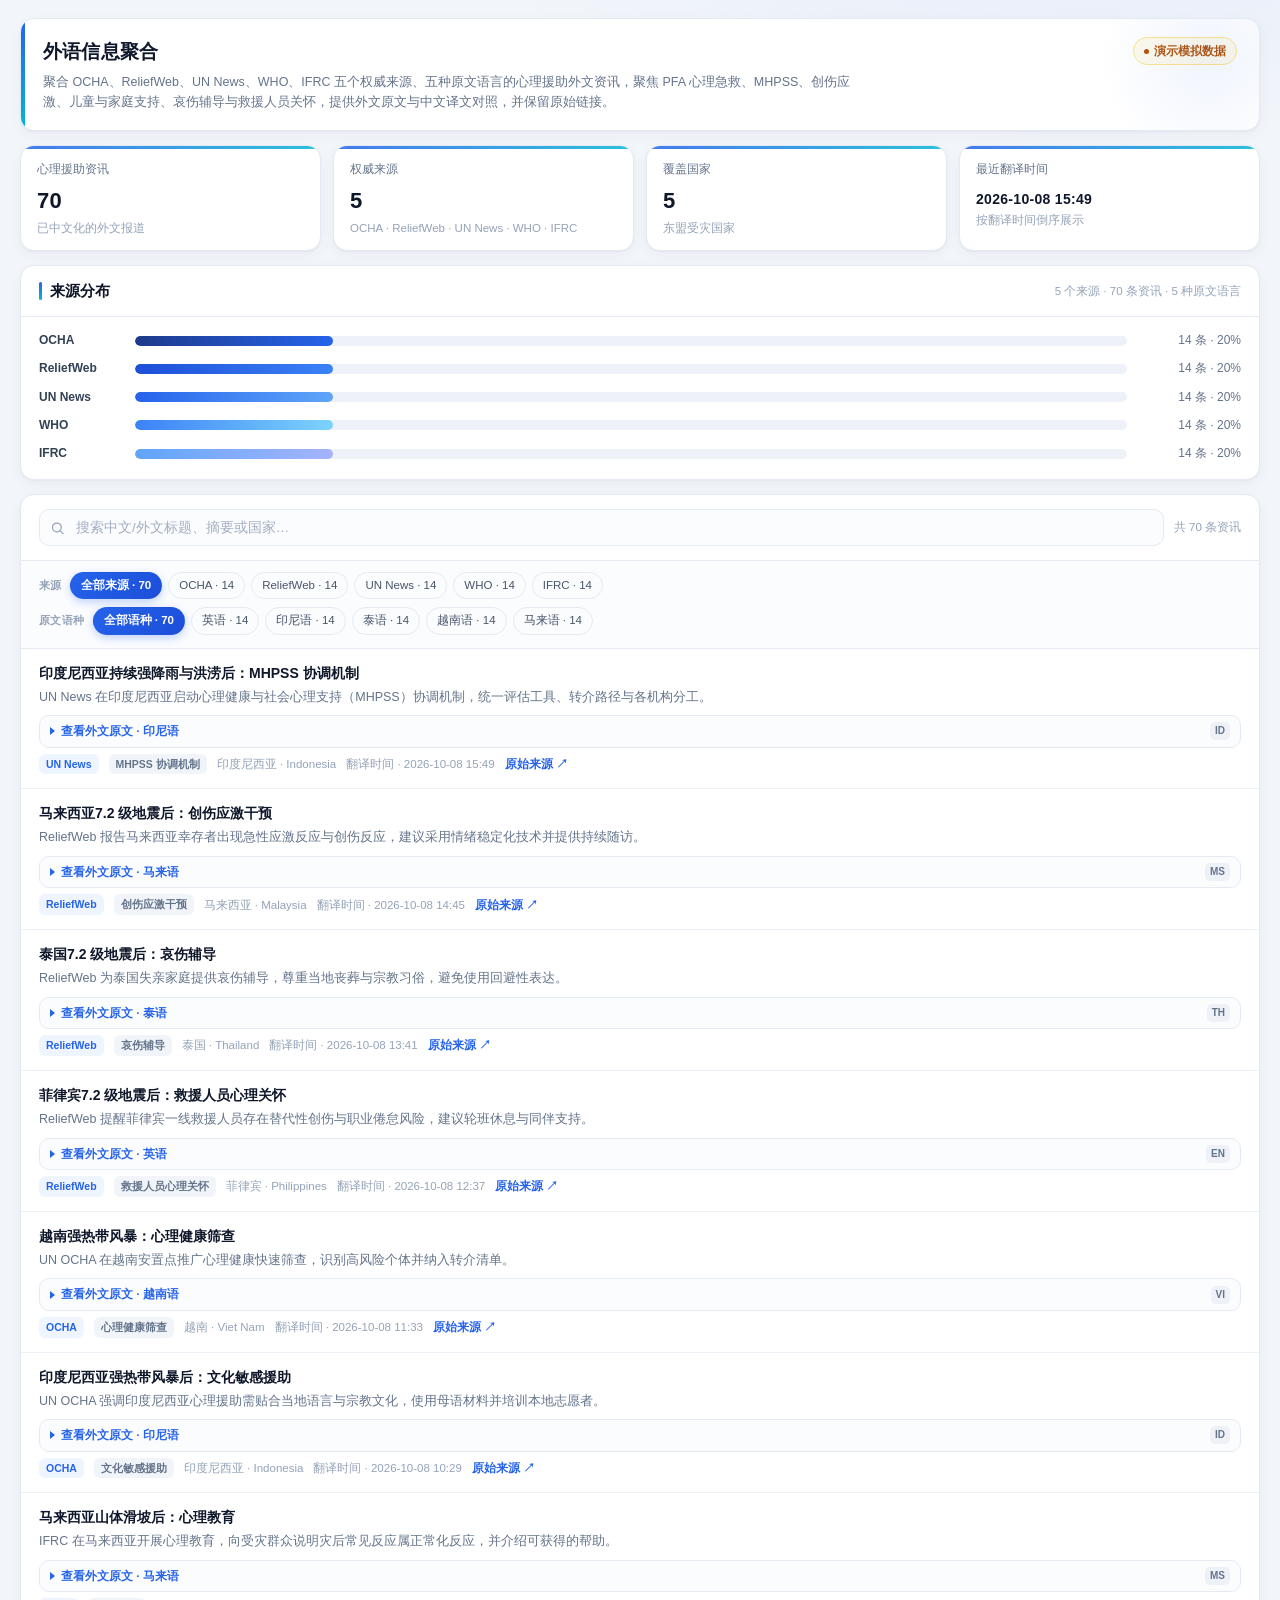
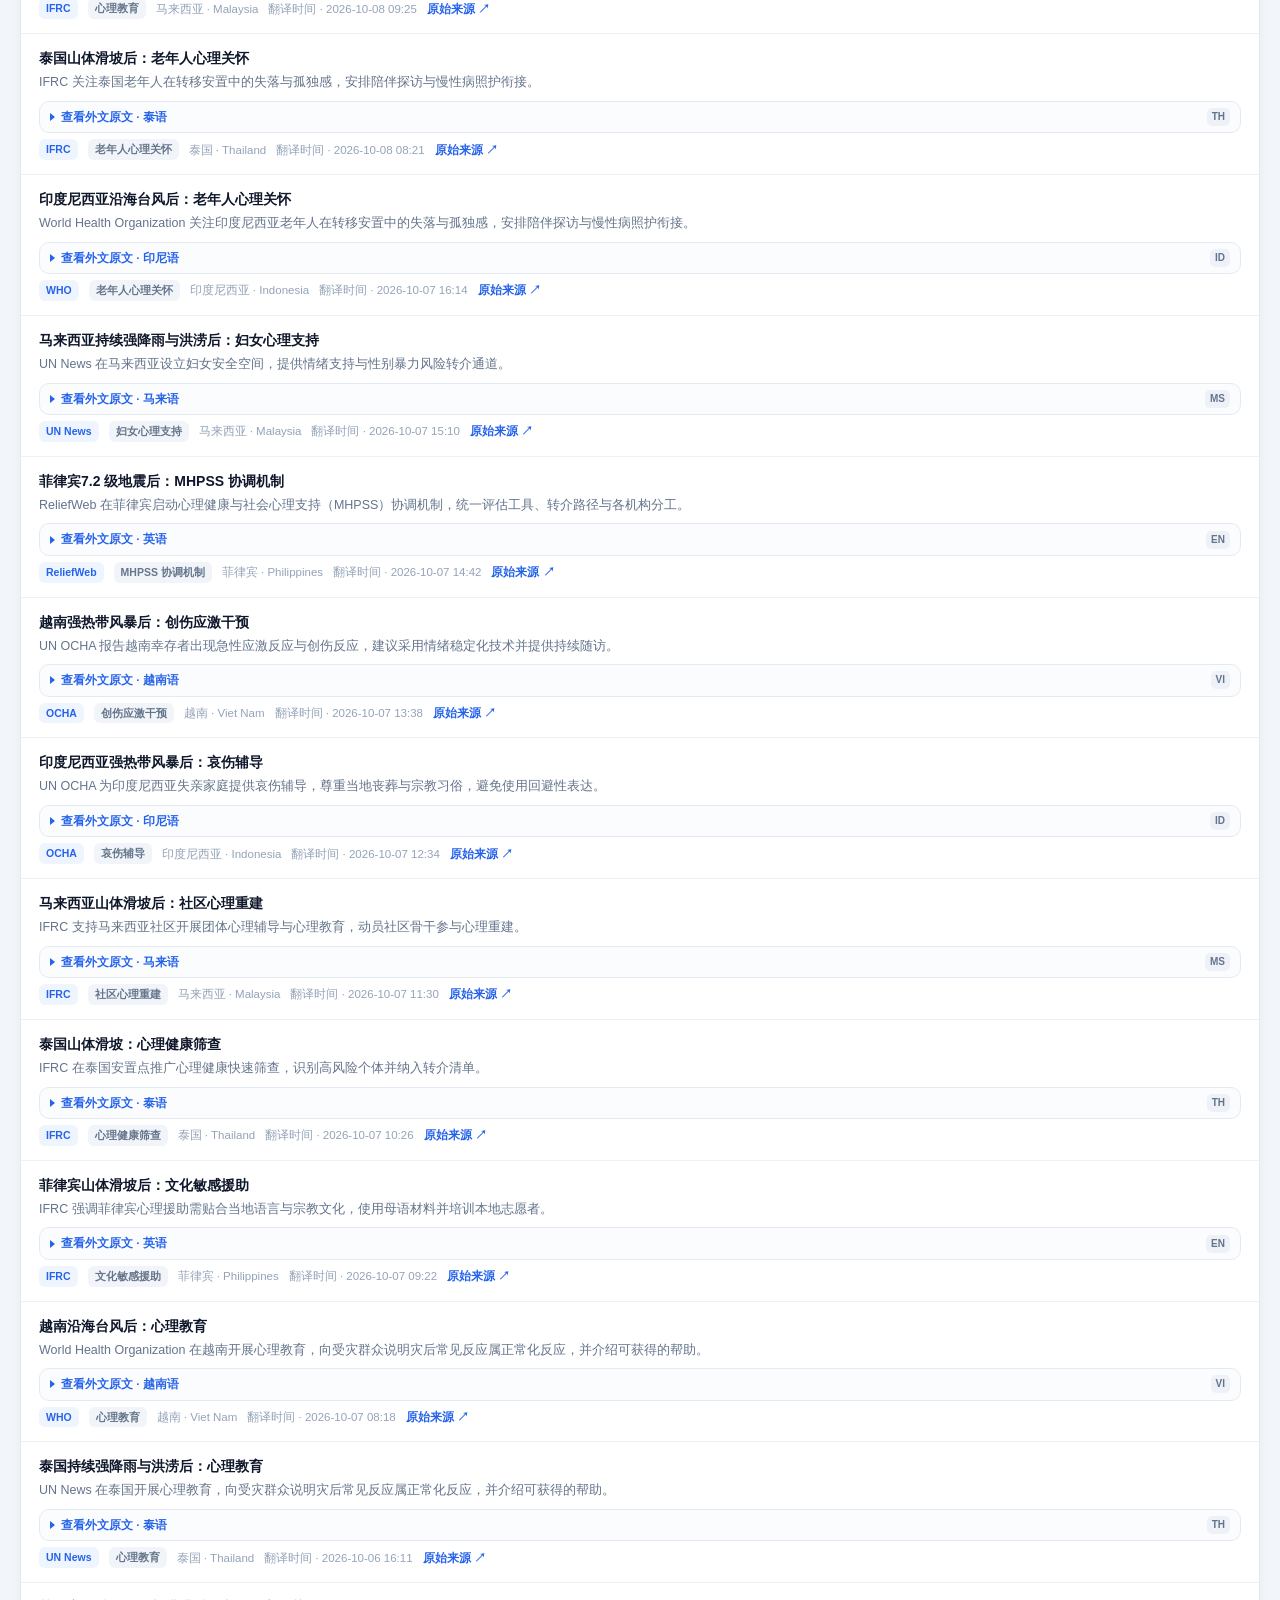
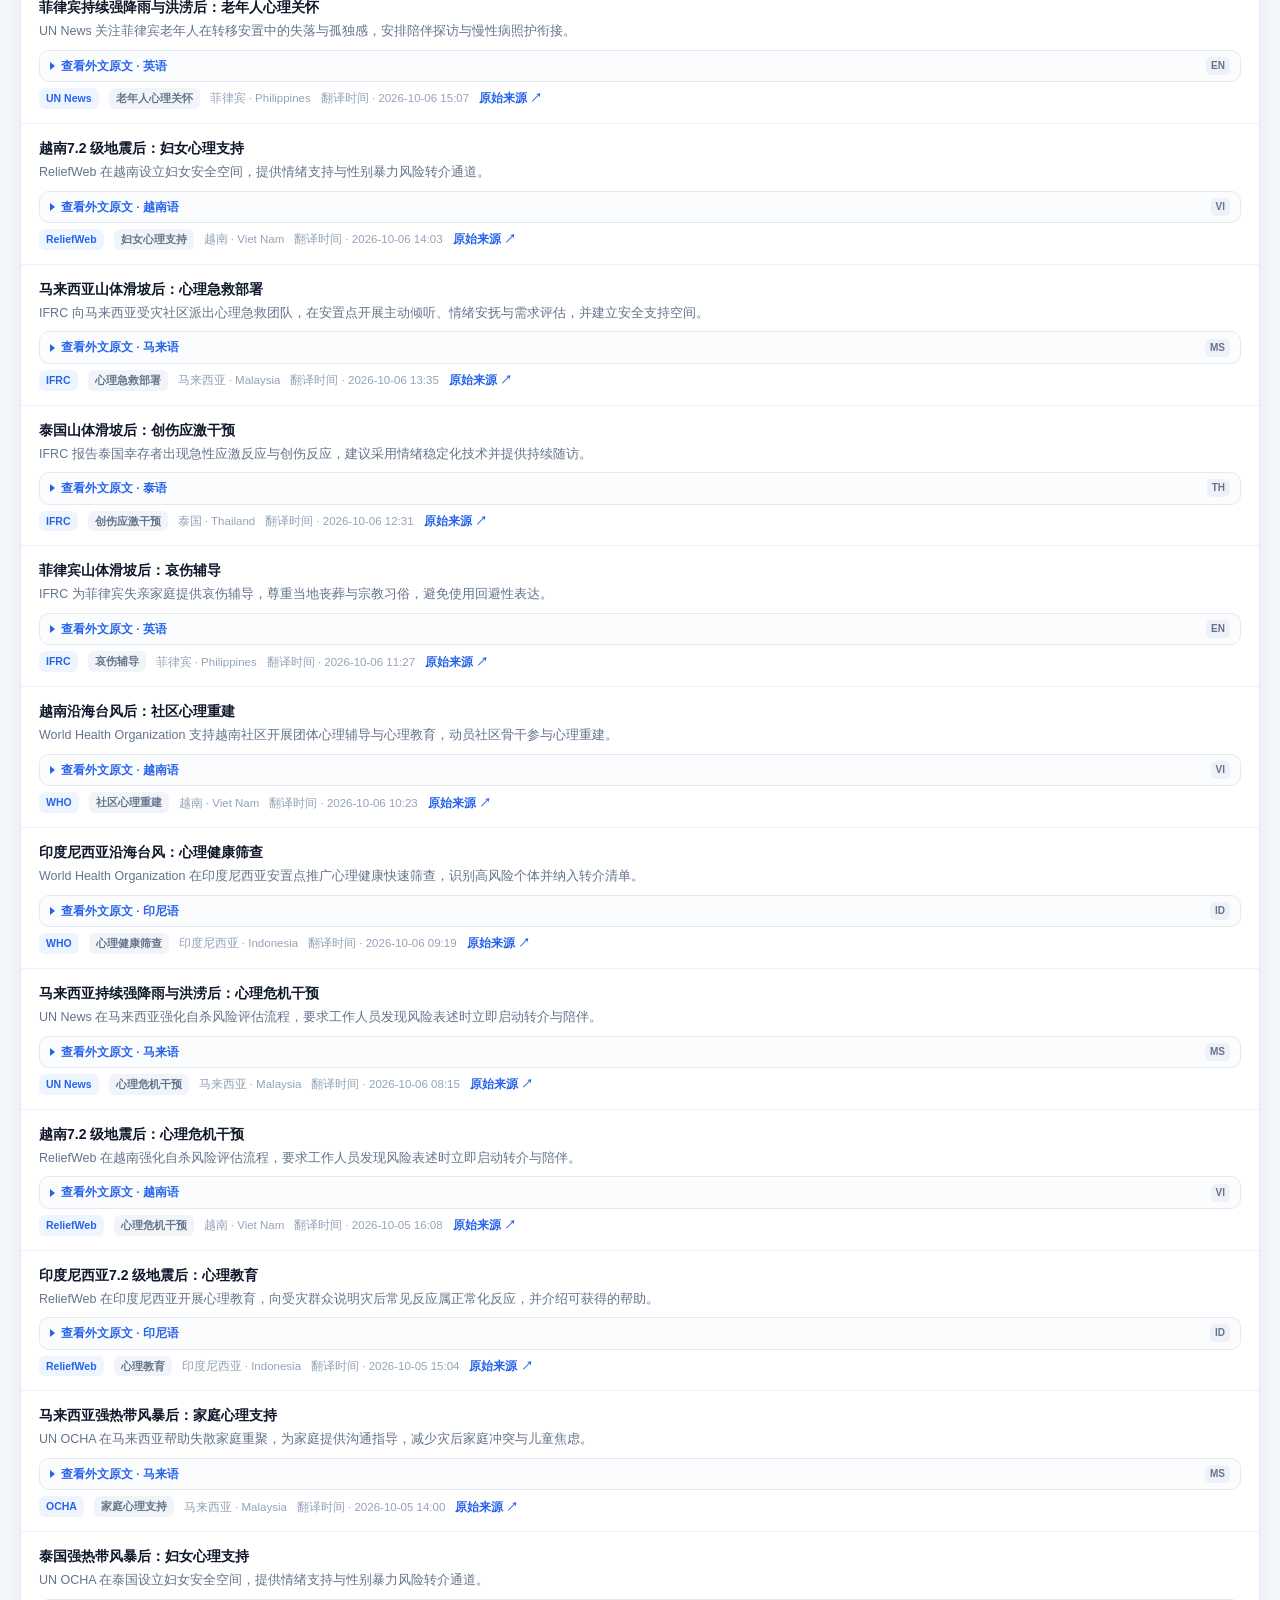
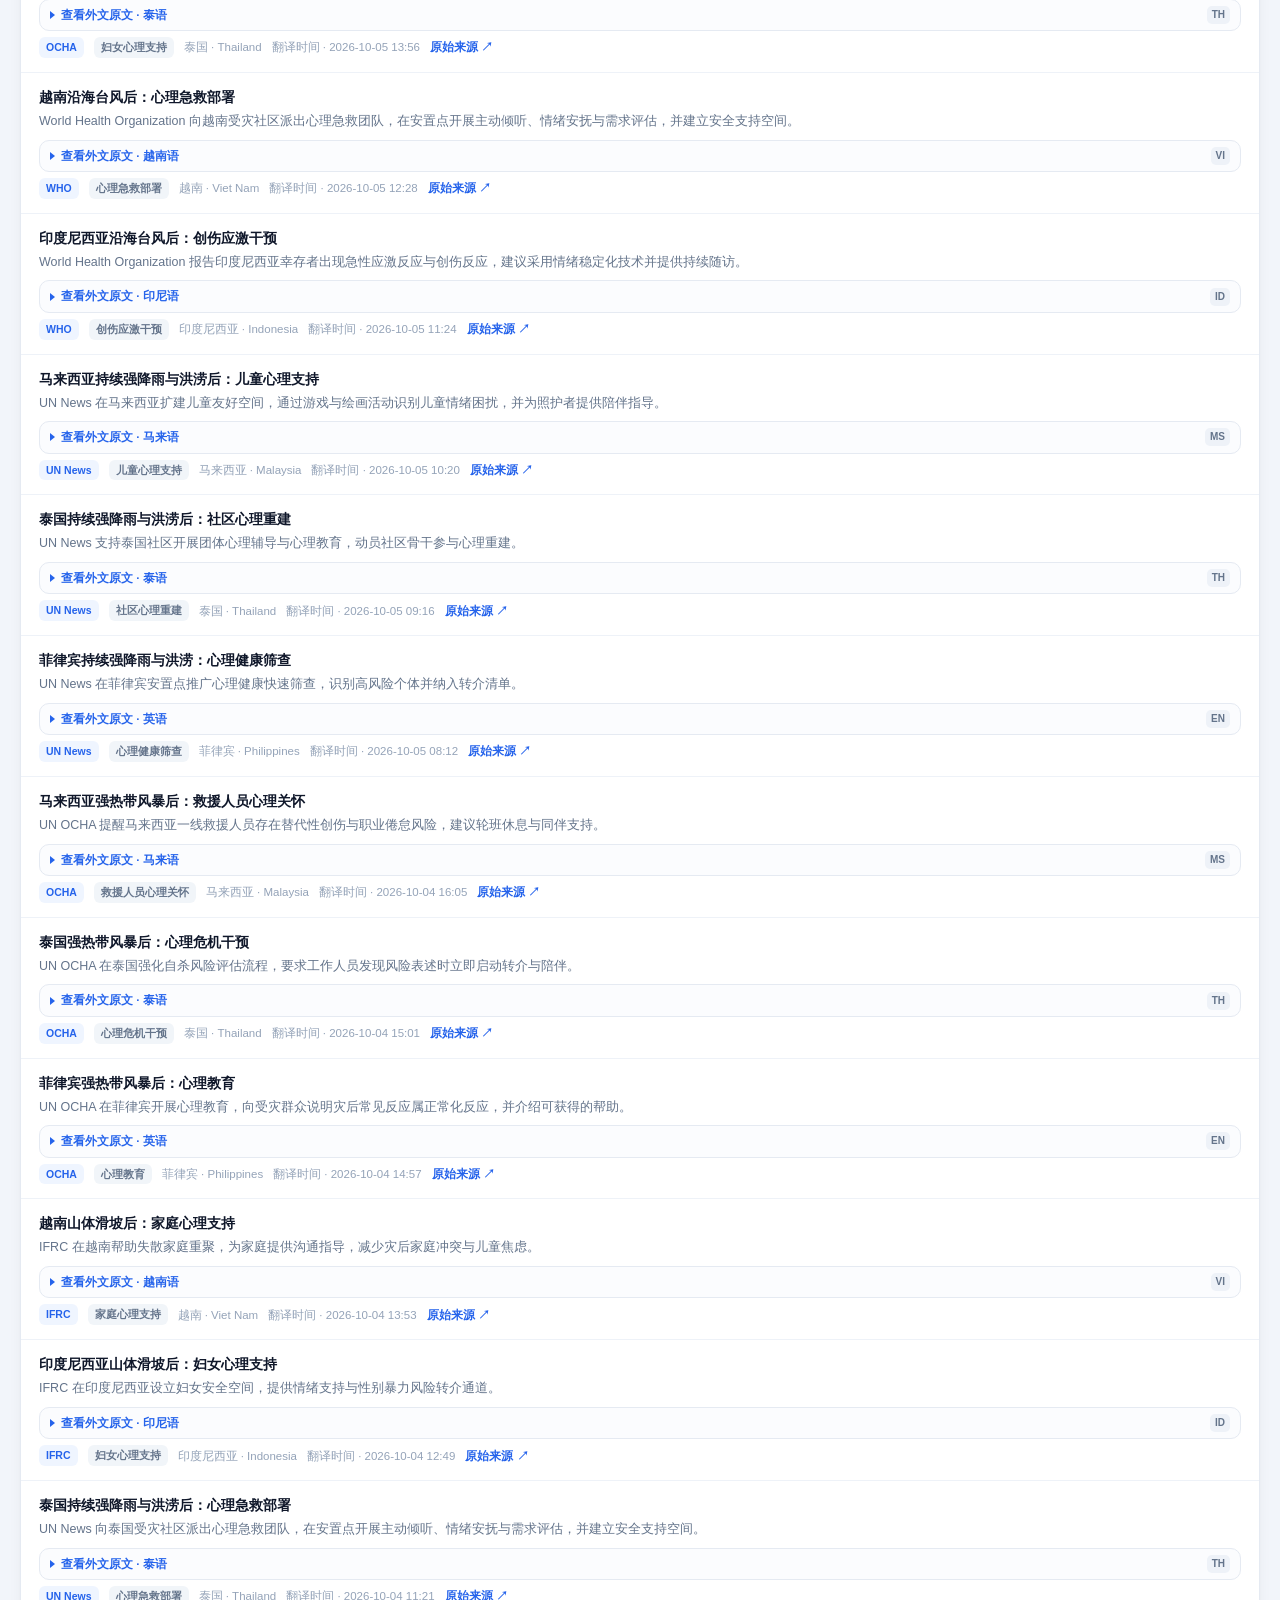
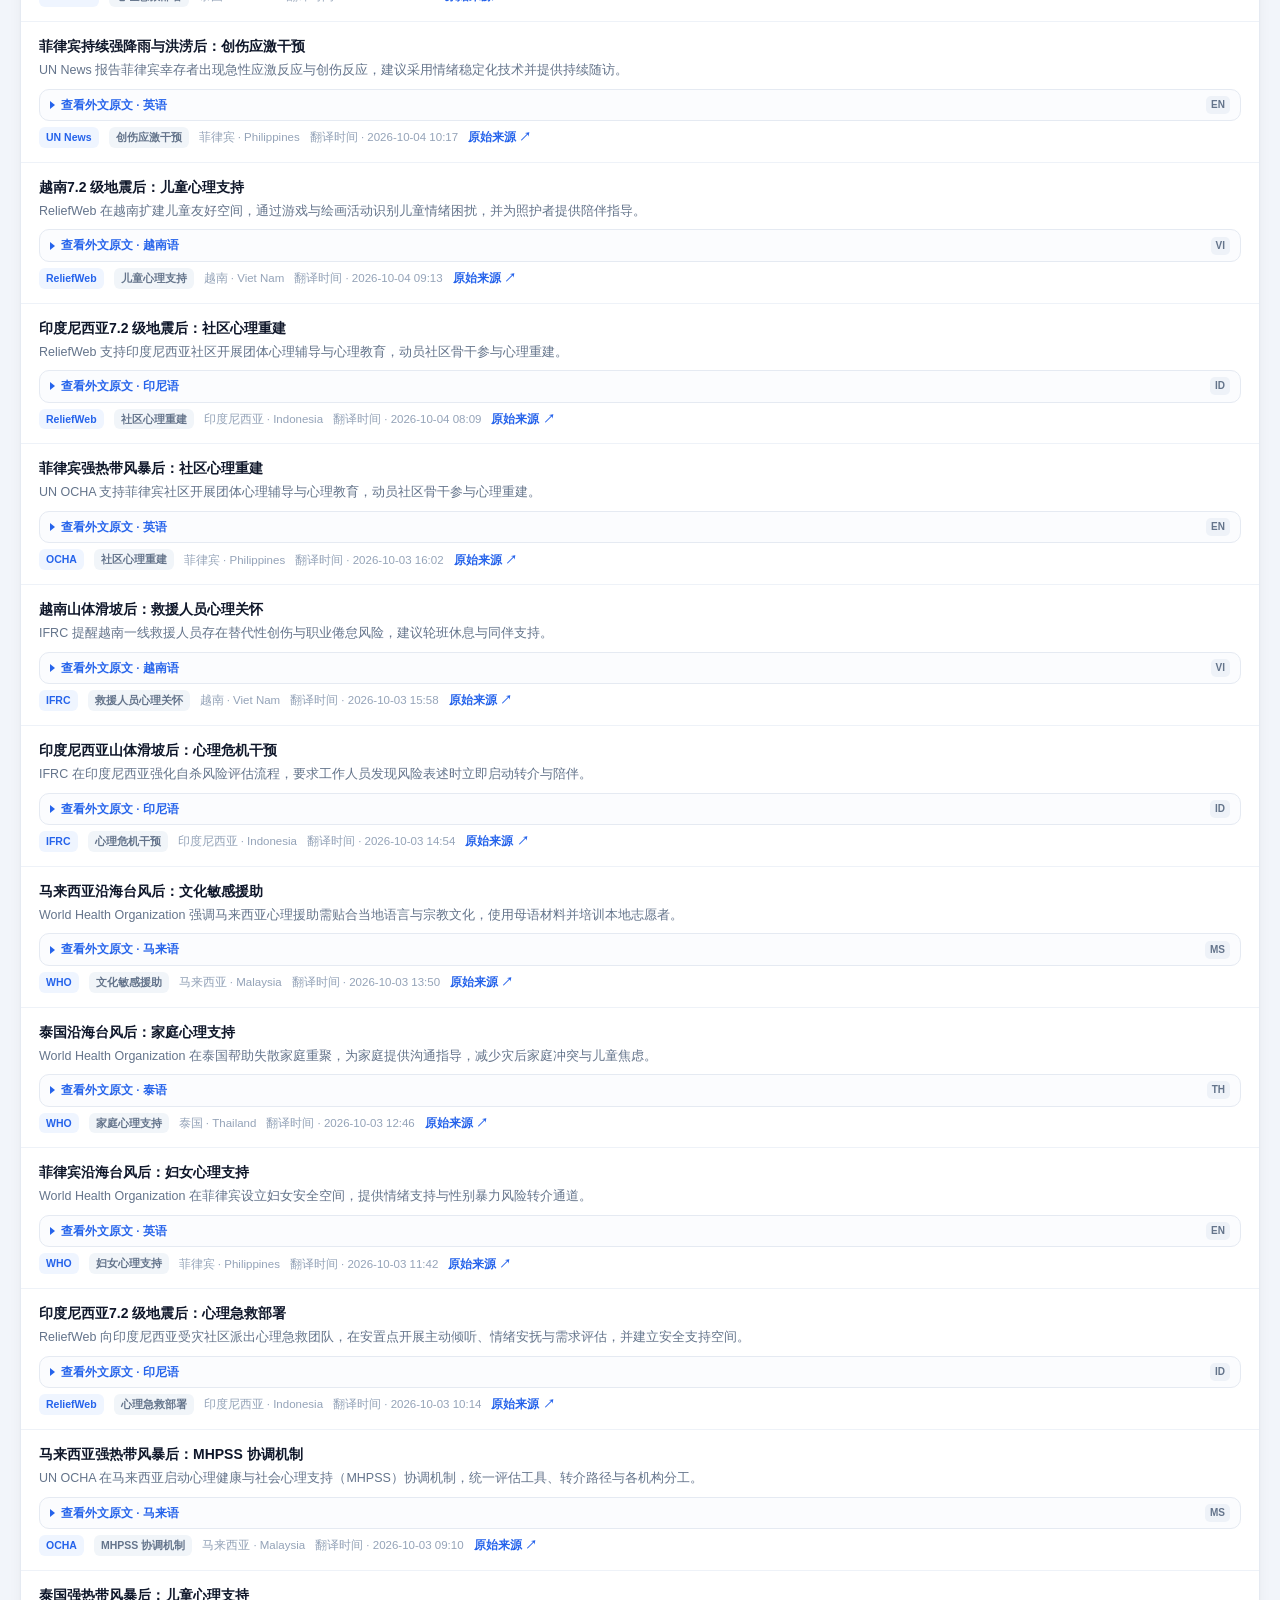
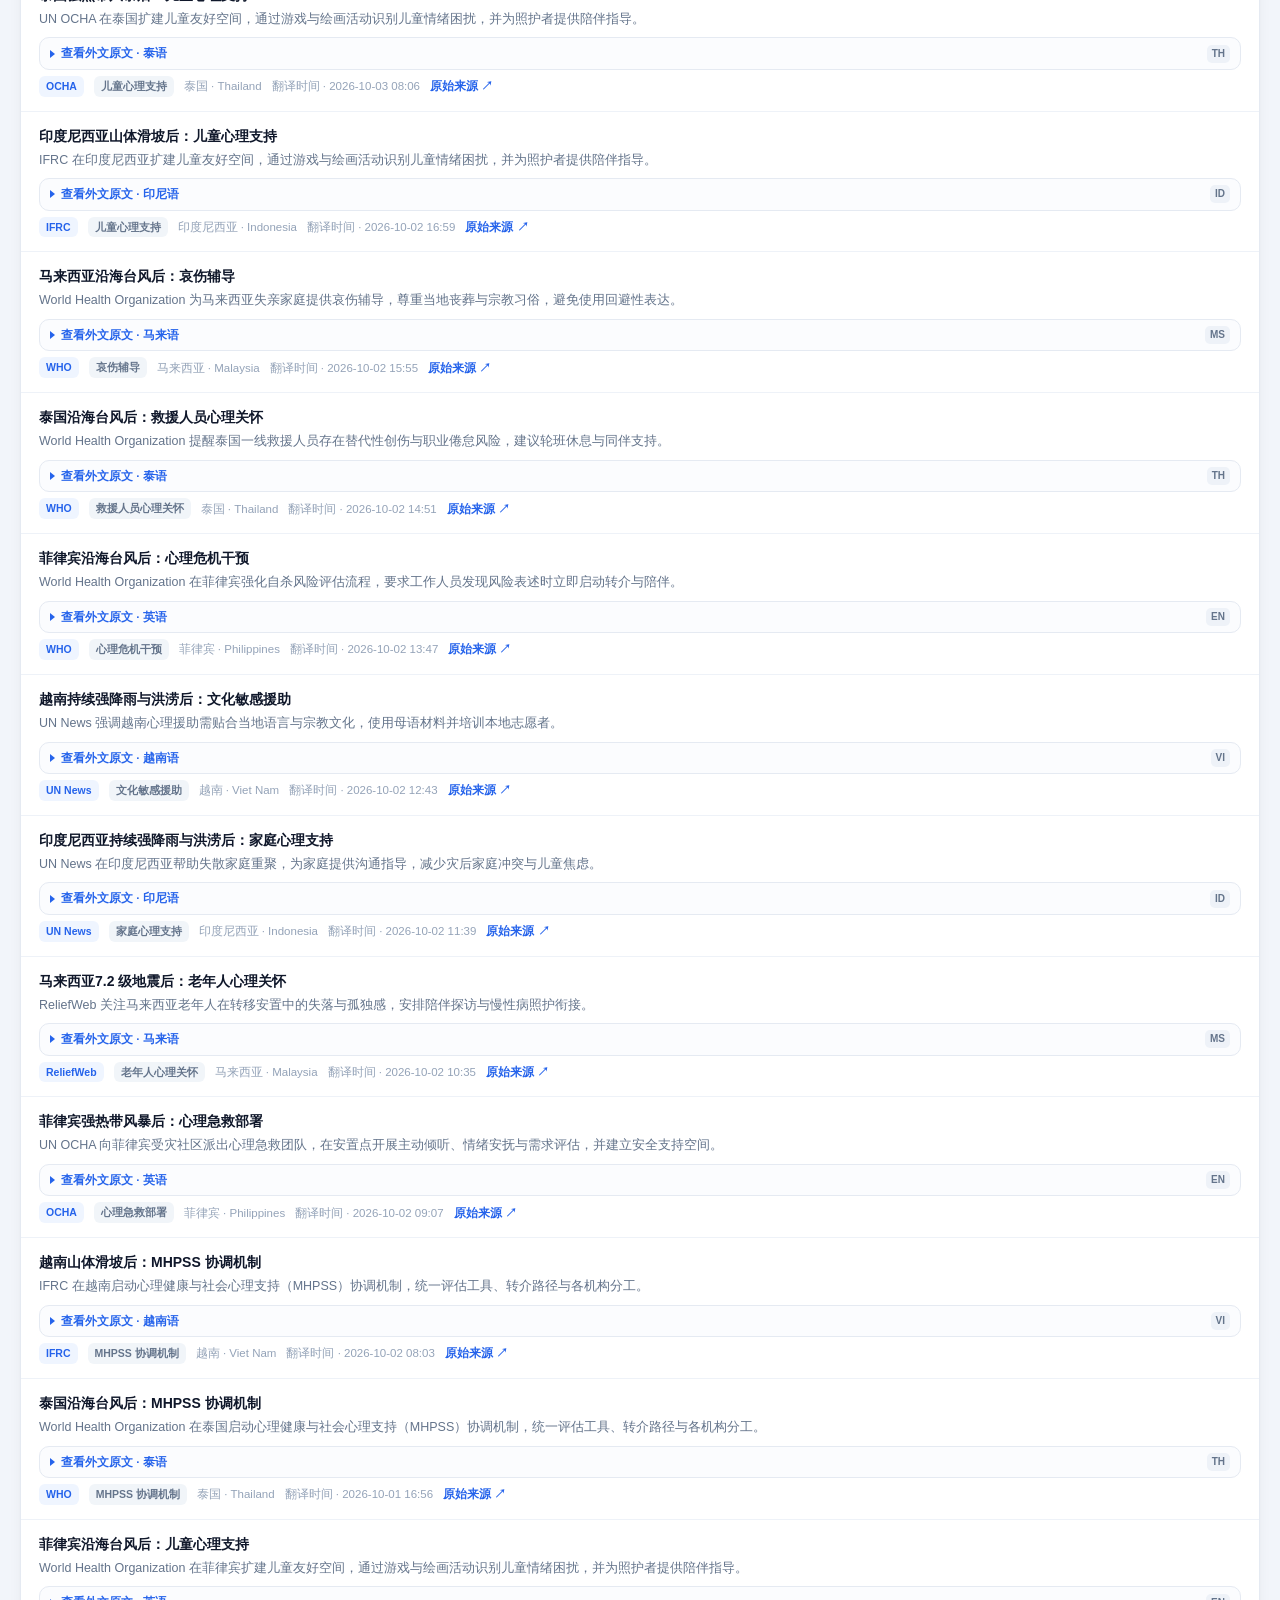
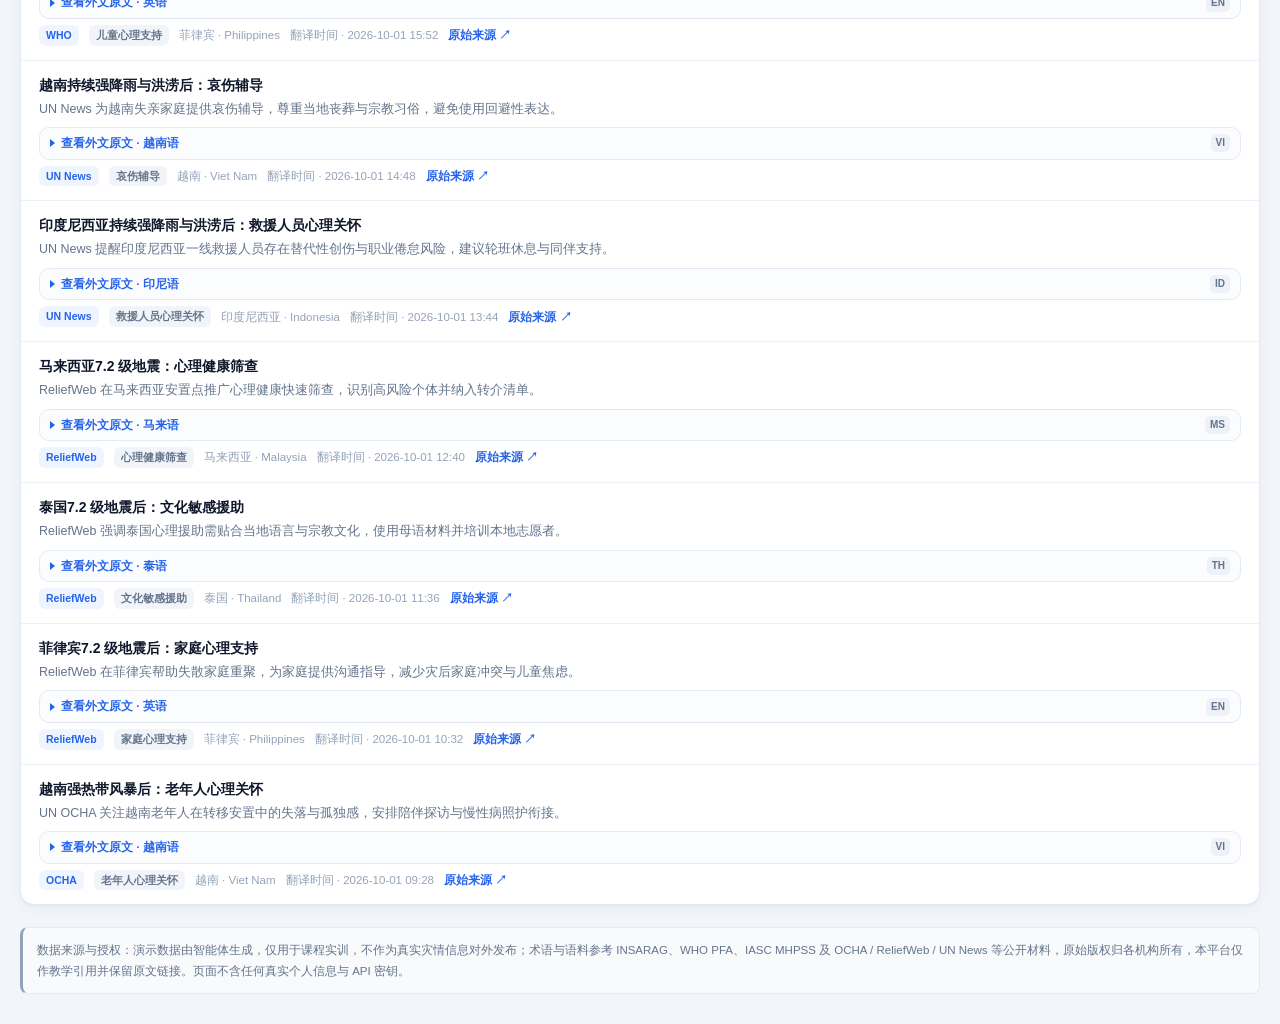
<file: foreign.html>
<!DOCTYPE html>
<html lang="zh-CN">
<head>
<meta charset="UTF-8">
<meta name="viewport" content="width=device-width, initial-scale=1.0">
<title>外语信息聚合 · 东盟灾害心理干预应急语言服务平台</title>
<link rel="stylesheet" href="assets/kb.css">
<style>
  /* ---------- 来源分布条 ---------- */
  .dist-panel .panel-body{padding:14px 18px 16px;}
  .dist-body{display:flex;flex-direction:column;gap:9px;}
  .dist-row{display:flex;align-items:center;gap:10px;font-size:12px;}
  .dist-name{width:86px;flex:none;font-weight:600;color:#334155;white-space:nowrap;overflow:hidden;text-overflow:ellipsis;}
  .dist-track{flex:1;height:10px;border-radius:999px;background:#eef2f8;overflow:hidden;}
  .dist-fill{height:100%;border-radius:999px;transition:width .45s ease;}
  .dist-value{width:104px;flex:none;text-align:right;color:#64748b;font-variant-numeric:tabular-nums;white-space:nowrap;}

  /* ---------- 筛选行 ---------- */
  .filter-bar{padding:11px 18px 13px;border-bottom:1px solid var(--line);background:#fbfcfe;display:flex;flex-direction:column;gap:8px;}
  .filter-line{display:flex;align-items:center;gap:8px;flex-wrap:wrap;}
  .filter-label{font-size:11px;font-weight:600;color:#94a3b8;letter-spacing:.4px;flex:none;}
  .chips{display:flex;gap:6px;flex-wrap:wrap;}

  /* ---------- 列表内原文折叠 ---------- */
  .row-orig{margin-top:8px;}
  .row-orig details{border:1px solid var(--line);border-radius:10px;background:#fbfcfe;padding:0 10px;transition:border-color .15s,background .15s;}
  .row-orig details:hover{border-color:#c7d7f0;}
  .row-orig summary{cursor:pointer;list-style:none;font-size:11.5px;font-weight:600;color:var(--primary);padding:6px 0;display:flex;align-items:center;gap:6px;}
  .row-orig summary::-webkit-details-marker{display:none;}
  .row-orig summary::before{content:"";width:0;height:0;border-left:5px solid currentColor;border-top:4px solid transparent;border-bottom:4px solid transparent;transition:transform .15s;flex:none;}
  .row-orig details[open] summary::before{transform:rotate(90deg);}
  .row-orig summary .lang-pill{font-size:10px;font-weight:600;color:#64748b;background:#eef2f8;border-radius:5px;padding:1px 5px;margin-left:auto;}
  .orig-body{padding:0 0 10px;border-top:1px dashed #e5eaf2;margin-top:2px;padding-top:8px;}
  .orig-title{font-size:12.5px;font-weight:600;color:#334155;line-height:1.6;word-break:break-word;}
  .orig-summary{font-size:12px;color:#64748b;line-height:1.7;margin-top:4px;word-break:break-word;}

  /* ---------- 弹窗双栏对照 ---------- */
  .detail-compare{display:grid;grid-template-columns:1fr 1fr;gap:12px;}
  .compare-col{background:#f8fafc;border:1px solid #eef2f8;border-radius:12px;padding:12px 13px;min-width:0;}
  .compare-col.zh{background:var(--primary-soft);border-color:#dbe8ff;}
  .compare-head{display:flex;align-items:center;justify-content:space-between;gap:8px;margin-bottom:8px;}
  .compare-col h4{margin:0;font-size:11px;color:#94a3b8;font-weight:600;letter-spacing:.4px;text-transform:uppercase;}
  .compare-col.zh h4{color:var(--primary);}
  .compare-title{margin:0 0 6px;font-size:13px;font-weight:600;color:#0f172a;line-height:1.6;word-break:break-word;}
  .compare-body{margin:0;font-size:12.5px;color:#334155;line-height:1.8;word-break:break-word;}

  @media (max-width:640px){
    .detail-compare{grid-template-columns:1fr;}
    .dist-name{width:68px;}
    .dist-value{width:80px;font-size:11px;}
    .filter-bar{padding:10px 12px 12px;}
  }
</style>
</head>
<body>
<div class="wrap">
  <div class="page-head">
    <div>
      <h1 data-i18n="title">外语信息聚合</h1>
      <p data-i18n="desc">聚合 OCHA、ReliefWeb、UN News、WHO、IFRC 五个权威来源、五种原文语言的心理援助外文资讯，提供外文原文与中文译文对照，并保留原始链接。</p>
    </div>
    <span class="demo-tag" data-i18n="demoTag">演示模拟数据</span>
  </div>

  <div class="stats">
    <div class="stat">
      <div class="stat-label" data-i18n="statTotal">中文资讯总数</div>
      <div class="stat-value" id="statTotal">—</div>
      <div class="stat-sub" data-i18n="statTotalSub">已中文化的外文报道</div>
    </div>
    <div class="stat">
      <div class="stat-label" data-i18n="statSources">权威来源</div>
      <div class="stat-value" id="statSources">—</div>
      <div class="stat-sub" data-i18n="statSourcesSub">OCHA · ReliefWeb · UN News</div>
    </div>
    <div class="stat">
      <div class="stat-label" data-i18n="statCountries">覆盖国家</div>
      <div class="stat-value" id="statCountries">—</div>
      <div class="stat-sub" data-i18n="statCountriesSub">东盟受灾国家</div>
    </div>
    <div class="stat">
      <div class="stat-label" data-i18n="statLatest">最近翻译时间</div>
      <div class="stat-value" style="font-size:14px;padding-top:5px;" id="statLatest">—</div>
      <div class="stat-sub" data-i18n="statLatestSub">按翻译时间倒序展示</div>
    </div>
  </div>

  <div class="panel dist-panel">
    <div class="panel-head">
      <h2 data-i18n="distTitle">来源分布</h2>
      <span class="sub" id="distSub"></span>
    </div>
    <div class="panel-body dist-body" id="distBar"></div>
  </div>

  <div class="panel">
    <div class="toolbar">
      <div class="search-box">
        <svg width="15" height="15" viewBox="0 0 24 24" fill="none" stroke="currentColor" stroke-width="2" stroke-linecap="round" stroke-linejoin="round"><circle cx="11" cy="11" r="7"/><line x1="21" y1="21" x2="16.65" y2="16.65"/></svg>
        <input type="text" id="searchInput" data-i18n-placeholder="searchPlaceholder" placeholder="搜索中文标题、摘要或国家…">
      </div>
      <span class="count-text" id="countText">—</span>
    </div>
    <div class="filter-bar">
      <div class="filter-line">
        <span class="filter-label" data-i18n="sourceFilterLabel">来源</span>
        <div class="chips" id="sourceChips"></div>
      </div>
      <div class="filter-line">
        <span class="filter-label" data-i18n="langFilterLabel">原文语种</span>
        <div class="chips" id="langChips"></div>
      </div>
    </div>
    <div class="list" id="newsList"></div>
  </div>
</div>

<div class="modal-mask" id="modalMask">
  <div class="modal">
    <div class="modal-head">
      <div>
        <h3 id="modalTitle">资讯详情</h3>
        <p id="modalSub"></p>
      </div>
      <button class="modal-close" id="modalClose" aria-label="close">
        <svg width="15" height="15" viewBox="0 0 24 24" fill="none" stroke="currentColor" stroke-width="2" stroke-linecap="round" stroke-linejoin="round"><line x1="18" y1="6" x2="6" y2="18"/><line x1="6" y1="6" x2="18" y2="18"/></svg>
      </button>
    </div>
    <div class="modal-body" id="modalBody"></div>
    <div class="modal-foot">
      <a class="btn btn-outline" id="modalLink" target="_blank" rel="noopener noreferrer" data-i18n="openOriginal">查看原始来源</a>
      <button class="btn btn-primary" id="modalOk" data-i18n="close">关闭</button>
    </div>
  </div>
</div>

<script src="assets/kb.js"></script>
<script>
(function () {
  "use strict";

  var T = {
    zh: {
      docTitle: "外语信息聚合 · 东盟灾害心理干预应急语言服务平台",
      title: "外语信息聚合",
      desc: "聚合 OCHA、ReliefWeb、UN News、WHO、IFRC 五个权威来源、五种原文语言的心理援助外文资讯，聚焦 PFA 心理急救、MHPSS、创伤应激、儿童与家庭支持、哀伤辅导与救援人员关怀，提供外文原文与中文译文对照，并保留原始链接。",
      demoTag: "演示模拟数据",
      statTotal: "心理援助资讯",
      statTotalSub: "已中文化的外文报道",
      statSources: "权威来源",
      statSourcesSub: "OCHA · ReliefWeb · UN News · WHO · IFRC",
      statCountries: "覆盖国家",
      statCountriesSub: "东盟受灾国家",
      statLatest: "最近翻译时间",
      statLatestSub: "按翻译时间倒序展示",
      filterAll: "全部来源",
      sourceFilterLabel: "来源",
      langFilterLabel: "原文语种",
      filterLangAll: "全部语种",
      langEn: "英语",
      langId: "印尼语",
      langTh: "泰语",
      langVi: "越南语",
      langMs: "马来语",
      searchPlaceholder: "搜索中文/外文标题、摘要或国家…",
      count: "共 {n} 条资讯",
      translatedAt: "翻译时间",
      originLink: "原始来源 ↗",
      sourceLabel: "来源",
      countryLabel: "国家",
      categoryLabel: "灾害类型",
      originalTitle: "外文原标题",
      originalSummary: "原文摘要",
      originalLang: "原文语种",
      originalText: "外文原文",
      chineseTranslation: "中文译文",
      compareTitle: "外文原文 / 中文摘要对照",
      showOriginalTpl: "查看外文原文 · {lang}",
      summaryLabel: "中文摘要",
      originalUrl: "原始来源链接",
      openOriginal: "查看原始来源",
      close: "关闭",
      noResult: "没有匹配的资讯，请调整筛选条件",
      loading: "正在加载资讯…",
      error: "资讯加载失败，请确认已启动本地服务（python rag_server.py）",
      detailTitle: "资讯详情",
      distTitle: "来源分布",
      distSubTpl: "{s} 个来源 · {n} 条资讯 · {l} 种原文语言",
      distValue: "{n} 条 · {p}%"
    },
    en: {
      docTitle: "Foreign News Aggregation · ASEAN Emergency Language Platform",
      title: "Foreign News Aggregation",
      desc: "Aggregates psychosocial-support news from five authoritative sources — OCHA, ReliefWeb, UN News, WHO and IFRC — in English, Indonesian, Thai, Vietnamese and Malay, focused on psychological first aid, MHPSS, trauma stress, child and family support, grief counselling and responder care, with side-by-side original text and Chinese translations plus original source links.",
      demoTag: "Demo data",
      statTotal: "Psychosocial news items",
      statTotalSub: "Foreign reports localized into Chinese",
      statSources: "Authoritative sources",
      statSourcesSub: "OCHA · ReliefWeb · UN News · WHO · IFRC",
      statCountries: "Countries covered",
      statCountriesSub: "Disaster-affected ASEAN countries",
      statLatest: "Latest translation",
      statLatestSub: "Sorted by translation time",
      filterAll: "All sources",
      sourceFilterLabel: "Source",
      langFilterLabel: "Original language",
      filterLangAll: "All languages",
      langEn: "English",
      langId: "Indonesian",
      langTh: "Thai",
      langVi: "Vietnamese",
      langMs: "Malay",
      searchPlaceholder: "Search Chinese/original title, summary or country…",
      count: "{n} news items",
      translatedAt: "Translated at",
      originLink: "Original source ↗",
      sourceLabel: "Source",
      countryLabel: "Country",
      categoryLabel: "Hazard type",
      originalTitle: "Original title",
      originalSummary: "Original summary",
      originalLang: "Original language",
      originalText: "Original text",
      chineseTranslation: "Chinese translation",
      compareTitle: "Original text vs. Chinese summary",
      showOriginalTpl: "View original text · {lang}",
      summaryLabel: "Chinese summary",
      originalUrl: "Original source URL",
      openOriginal: "View original source",
      close: "Close",
      noResult: "No matching news, please adjust the filters",
      loading: "Loading news…",
      error: "Failed to load news. Make sure the local server is running (python rag_server.py).",
      detailTitle: "News detail",
      distTitle: "Source distribution",
      distSubTpl: "{s} sources · {n} news items · {l} original languages",
      distValue: "{n} · {p}%"
    },
    th: {
      docTitle: "การรวบรวมข่าวต่างประเทศ · แพลตฟอร์มภาษาเพื่อการช่วยเหลือภัยพิบัติอาเซียน",
      title: "การรวบรวมข่าวต่างประเทศ",
      desc: "รวบรวมข่าวการช่วยเหลือทางจิตใจจาก 5 แหล่งข่าวที่น่าเชื่อถือ ได้แก่ OCHA, ReliefWeb, UN News, WHO และ IFRC ใน 5 ภาษาต้นฉบับ (อังกฤษ อินโดนีเซีย ไทย เวียดนาม มลายู) เน้นการปฐมพยาบาลทางจิตใจ MHPSS ความเครียดจาก trauma การสนับสนุนเด็กและครอบครัว การให้คำปรึกษาเรื่องการสูญเสีย และการดูแลผู้ปฏิบัติงาน พร้อมข้อความต้นฉบับเทียบบทแปลภาษาจีนและลิงก์ต้นฉบับ",
      demoTag: "ข้อมูลสาธิต",
      statTotal: "ข่าวการช่วยเหลือด้านจิตใจ",
      statTotalSub: "ข่าวต่างประเทศที่แปลเป็นภาษาจีน",
      statSources: "แหล่งข่าวที่น่าเชื่อถือ",
      statSourcesSub: "OCHA · ReliefWeb · UN News · WHO · IFRC",
      statCountries: "ประเทศที่ครอบคลุม",
      statCountriesSub: "ประเทศอาเซียนที่ประสบภัย",
      statLatest: "เวลาแปลล่าสุด",
      statLatestSub: "เรียงตามเวลาแปลจากใหม่ไปเก่า",
      filterAll: "ทุกแหล่งข่าว",
      sourceFilterLabel: "แหล่งข่าว",
      langFilterLabel: "ภาษาต้นฉบับ",
      filterLangAll: "ทุกภาษา",
      langEn: "อังกฤษ",
      langId: "อินโดนีเซีย",
      langTh: "ไทย",
      langVi: "เวียดนาม",
      langMs: "มลายู",
      searchPlaceholder: "ค้นหาชื่อเรื่อง บทสรุป หรือประเทศ…",
      count: "ข่าวทั้งหมด {n} รายการ",
      translatedAt: "เวลาแปล",
      originLink: "ต้นฉบับ ↗",
      sourceLabel: "แหล่งข่าว",
      countryLabel: "ประเทศ",
      categoryLabel: "ประเภทภัยพิบัติ",
      originalTitle: "ชื่อเรื่องต้นฉบับ",
      originalSummary: "บทสรุปต้นฉบับ",
      originalLang: "ภาษาต้นฉบับ",
      originalText: "ข้อความต้นฉบับ",
      chineseTranslation: "บทแปลภาษาจีน",
      compareTitle: "ต้นฉบับเทียบบทสรุปภาษาจีน",
      showOriginalTpl: "ดูข้อความต้นฉบับ · {lang}",
      summaryLabel: "บทสรุปภาษาจีน",
      originalUrl: "ลิงก์ต้นฉบับ",
      openOriginal: "ดูแหล่งข่าวต้นฉบับ",
      close: "ปิด",
      noResult: "ไม่พบข่าวที่ตรงกัน โปรดปรับตัวกรอง",
      loading: "กำลังโหลดข่าว…",
      error: "โหลดข่าวไม่สำเร็จ โปรดตรวจสอบว่าเซิร์ฟเวอร์ทำงานอยู่ (python rag_server.py)",
      detailTitle: "รายละเอียดข่าว",
      distTitle: "การกระจายตามแหล่งข่าว",
      distSubTpl: "{s} แหล่งข่าว · {n} ข่าว · {l} ภาษาต้นฉบับ",
      distValue: "{n} รายการ · {p}%"
    },
    vi: {
      docTitle: "Tổng hợp tin nước ngoài · Nền tảng ngôn ngữ ứng phó thảm họa ASEAN",
      title: "Tổng hợp tin nước ngoài",
      desc: "Tổng hợp tin hỗ trợ tâm lý từ 5 nguồn chính thống — OCHA, ReliefWeb, UN News, WHO và IFRC — bằng 5 ngôn ngữ gốc (Anh, Indonesia, Thái, Việt, Mã Lai), tập trung vào sơ cứu tâm lý, MHPSS, sang chấn căng thẳng, hỗ trợ trẻ em và gia đình, tư vấn đau buồn và chăm sóc nhân viên cứu hộ, kèm đối chiếu nguyên văn và bản dịch tiếng Trung cùng liên kết gốc.",
      demoTag: "Dữ liệu mô phỏng",
      statTotal: "Tin hỗ trợ tâm lý",
      statTotalSub: "Tin nước ngoài đã Việt hóa thành tiếng Trung",
      statSources: "Nguồn tin chính thống",
      statSourcesSub: "OCHA · ReliefWeb · UN News · WHO · IFRC",
      statCountries: "Quốc gia được đề cập",
      statCountriesSub: "Các nước ASEAN bị ảnh hưởng",
      statLatest: "Thời gian dịch gần nhất",
      statLatestSub: "Sắp xếp theo thời gian dịch",
      filterAll: "Tất cả nguồn",
      sourceFilterLabel: "Nguồn",
      langFilterLabel: "Ngôn ngữ gốc",
      filterLangAll: "Tất cả ngôn ngữ",
      langEn: "Tiếng Anh",
      langId: "Tiếng Indonesia",
      langTh: "Tiếng Thái",
      langVi: "Tiếng Việt",
      langMs: "Tiếng Mã Lai",
      searchPlaceholder: "Tìm tiêu đề, tóm tắt hoặc quốc gia…",
      count: "Tổng {n} tin",
      translatedAt: "Thời gian dịch",
      originLink: "Nguồn gốc ↗",
      sourceLabel: "Nguồn",
      countryLabel: "Quốc gia",
      categoryLabel: "Loại thiên tai",
      originalTitle: "Tiêu đề gốc",
      originalSummary: "Tóm tắt gốc",
      originalLang: "Ngôn ngữ gốc",
      originalText: "Nguyên văn",
      chineseTranslation: "Bản dịch tiếng Trung",
      compareTitle: "Đối chiếu nguyên văn và tóm tắt tiếng Trung",
      showOriginalTpl: "Xem nguyên văn · {lang}",
      summaryLabel: "Tóm tắt tiếng Trung",
      originalUrl: "Liên kết nguồn gốc",
      openOriginal: "Xem nguồn gốc",
      close: "Đóng",
      noResult: "Không có tin phù hợp, vui lòng điều chỉnh bộ lọc",
      loading: "Đang tải tin…",
      error: "Không tải được tin. Hãy kiểm tra máy chủ cục bộ (python rag_server.py).",
      detailTitle: "Chi tiết tin",
      distTitle: "Phân bố nguồn tin",
      distSubTpl: "{s} nguồn · {n} tin · {l} ngôn ngữ gốc",
      distValue: "{n} tin · {p}%"
    },
    ms: {
      docTitle: "Agregasi Berita Asing · Platform Bahasa Kecemasan ASEAN",
      title: "Agregasi Berita Asing",
      desc: "Mengagregasi berita sokongan psikososial daripada lima sumber berwibawa — OCHA, ReliefWeb, UN News, WHO dan IFRC — dalam lima bahasa asal (Inggeris, Indonesia, Thai, Vietnam, Melayu), memfokuskan bantuan psikologi pertama, MHPSS, tekanan trauma, sokongan kanak-kanak dan keluarga, kaunseling kedukaan serta penjagaan petugas, dengan paparan selari teks asal dan terjemahan Cina serta pautan sumber asal.",
      demoTag: "Data demo",
      statTotal: "Berita sokongan psikososial",
      statTotalSub: "Laporan asing yang diterjemah ke bahasa Cina",
      statSources: "Sumber berwibawa",
      statSourcesSub: "OCHA · ReliefWeb · UN News · WHO · IFRC",
      statCountries: "Negara diliputi",
      statCountriesSub: "Negara ASEAN yang terjejas",
      statLatest: "Terjemahan terkini",
      statLatestSub: "Disusun mengikut masa terjemahan",
      filterAll: "Semua sumber",
      sourceFilterLabel: "Sumber",
      langFilterLabel: "Bahasa asal",
      filterLangAll: "Semua bahasa",
      langEn: "Bahasa Inggeris",
      langId: "Bahasa Indonesia",
      langTh: "Bahasa Thai",
      langVi: "Bahasa Vietnam",
      langMs: "Bahasa Melayu",
      searchPlaceholder: "Cari tajuk, ringkasan atau negara…",
      count: "{n} berita",
      translatedAt: "Masa terjemahan",
      originLink: "Sumber asal ↗",
      sourceLabel: "Sumber",
      countryLabel: "Negara",
      categoryLabel: "Jenis bencana",
      originalTitle: "Tajuk asal",
      originalSummary: "Ringkasan asal",
      originalLang: "Bahasa asal",
      originalText: "Teks asal",
      chineseTranslation: "Terjemahan Cina",
      compareTitle: "Perbandingan teks asal dan ringkasan Cina",
      showOriginalTpl: "Lihat teks asal · {lang}",
      summaryLabel: "Ringkasan bahasa Cina",
      originalUrl: "Pautan sumber asal",
      openOriginal: "Lihat sumber asal",
      close: "Tutup",
      noResult: "Tiada berita sepadan, sila ubah penapis",
      loading: "Memuatkan berita…",
      error: "Gagal memuatkan berita. Pastikan pelayan setempat berjalan (python rag_server.py).",
      detailTitle: "Butiran berita",
      distTitle: "Taburan sumber",
      distSubTpl: "{s} sumber · {n} berita · {l} bahasa asal",
      distValue: "{n} · {p}%"
    }
  };

  var lang = KB.readLang();
  var t = KB.makeT(T, lang);
  var data = [];
  var sourceFilter = "all";
  var langFilter = "all";
  var keyword = "";
  var activeItem = null;
  var SOURCES = ["OCHA", "ReliefWeb", "UN News", "WHO", "IFRC"];
  var LANGS = ["en", "id", "th", "vi", "ms"];

  function langName(code) {
    var map = { en: "langEn", id: "langId", th: "langTh", vi: "langVi", ms: "langMs" };
    return t(map[code] || code);
  }

  function renderChips() {
    var counts = { all: data.length };
    data.forEach(function (item) {
      counts[item.source_code] = (counts[item.source_code] || 0) + 1;
    });
    var list = [{ code: "all", label: t("filterAll") }].concat(
      SOURCES.map(function (code) { return { code: code, label: code }; })
    );
    document.getElementById("sourceChips").innerHTML = list.map(function (item) {
      var n = counts[item.code] || 0;
      return '<button class="chip' + (sourceFilter === item.code ? " active" : "") +
        '" data-source="' + item.code + '">' + KB.escapeHtml(item.label) + " · " + n + "</button>";
    }).join("");

    var langCounts = { all: data.length };
    data.forEach(function (item) {
      langCounts[item.original_lang] = (langCounts[item.original_lang] || 0) + 1;
    });
    var langList = [{ code: "all", label: t("filterLangAll") }].concat(
      LANGS.map(function (code) { return { code: code, label: langName(code) }; })
    );
    document.getElementById("langChips").innerHTML = langList.map(function (item) {
      var n = langCounts[item.code] || 0;
      return '<button class="chip' + (langFilter === item.code ? " active" : "") +
        '" data-lang="' + item.code + '">' + KB.escapeHtml(item.label) + " · " + n + "</button>";
    }).join("");
  }

  function renderDist() {
    var sources = {};
    data.forEach(function (item) {
      sources[item.source_code] = (sources[item.source_code] || 0) + 1;
    });
    var langs = {};
    data.forEach(function (item) {
      langs[item.original_lang] = true;
    });
    var total = data.length;
    document.getElementById("distSub").textContent = KB.fillTpl(t("distSubTpl"), {
      s: Object.keys(sources).length,
      n: total,
      l: Object.keys(langs).length
    });
    document.getElementById("distBar").innerHTML = SOURCES.map(function (code, i) {
      var n = sources[code] || 0;
      var pct = total ? Math.round(n / total * 100) : 0;
      var shades = ["#1e3a8a,#2563eb", "#1d4ed8,#3b82f6", "#2563eb,#60a5fa", "#3b82f6,#7dd3fc", "#60a5fa,#a5b4fc"];
      return '<div class="dist-row">' +
        '<span class="dist-name">' + KB.escapeHtml(code) + "</span>" +
        '<span class="dist-track"><span class="dist-fill" style="display:block;background:linear-gradient(90deg,' + shades[i % shades.length] + ');width:' + pct + '%;"></span></span>' +
        '<span class="dist-value">' + KB.escapeHtml(KB.fillTpl(t("distValue"), { n: n, p: pct })) + "</span>" +
        "</div>";
    }).join("");
  }

  function filtered() {
    var word = keyword.trim().toLowerCase();
    return data.filter(function (item) {
      if (sourceFilter !== "all" && item.source_code !== sourceFilter) return false;
      if (langFilter !== "all" && item.original_lang !== langFilter) return false;
      if (!word) return true;
      return (item.title_zh + " " + item.summary_zh + " " + item.country + " " + item.category +
        " " + (item.original_title || "") + " " + (item.original_summary || ""))
        .toLowerCase().indexOf(word) >= 0;
    });
  }

  function renderList() {
    var list = document.getElementById("newsList");
    var rows = filtered();
    document.getElementById("countText").textContent = KB.fillTpl(t("count"), { n: rows.length });
    if (!rows.length) {
      list.innerHTML = '<div class="empty">' +
        '<svg width="34" height="34" viewBox="0 0 24 24" fill="none" stroke="currentColor" stroke-width="1.6" stroke-linecap="round" stroke-linejoin="round"><circle cx="11" cy="11" r="7"/><line x1="21" y1="21" x2="16.65" y2="16.65"/></svg>' +
        "<div>" + KB.escapeHtml(t("noResult")) + "</div></div>";
      return;
    }
    list.innerHTML = rows.map(function (item, index) {
      return '<div class="row" data-index="' + index + '" role="button" tabindex="0">' +
        '<div class="row-main">' +
          '<div class="row-title">' + KB.highlight(item.title_zh, keyword) + "</div>" +
          '<div class="row-summary">' + KB.highlight(item.summary_zh, keyword) + "</div>" +
          '<div class="row-orig"><details>' +
            "<summary>" + KB.escapeHtml(KB.fillTpl(t("showOriginalTpl"), { lang: langName(item.original_lang) })) +
              '<span class="lang-pill">' + KB.escapeHtml(item.original_lang.toUpperCase()) + "</span></summary>" +
            '<div class="orig-body">' +
              '<div class="orig-title">' + KB.escapeHtml(item.original_title) + "</div>" +
              '<div class="orig-summary">' + KB.escapeHtml(item.original_summary) + "</div>" +
            "</div>" +
          "</details></div>" +
          '<div class="row-meta">' +
            '<span class="tag blue">' + KB.escapeHtml(item.source_code) + "</span>" +
            '<span class="tag gray">' + KB.escapeHtml(item.category) + "</span>" +
            "<span>" + KB.escapeHtml(item.country) + "</span>" +
            "<span>" + KB.escapeHtml(t("translatedAt")) + " · " + KB.escapeHtml(item.translated_at) + "</span>" +
            '<a href="' + KB.escapeHtml(item.url) + '" target="_blank" rel="noopener noreferrer" style="color:#2563eb;font-weight:600;text-decoration:none;">' +
              KB.escapeHtml(t("originLink")) + "</a>" +
          "</div>" +
        "</div>" +
      "</div>";
    }).join("");
    Array.prototype.forEach.call(list.querySelectorAll(".row"), function (row) {
      row.addEventListener("click", function (e) {
        if (e.target.closest("a")) return;
        if (e.target.closest("details")) return;
        openDetail(rows[parseInt(row.getAttribute("data-index"), 10)]);
      });
    });
  }

  function openDetail(item) {
    if (!item) return;
    activeItem = item;
    document.getElementById("modalTitle").textContent = item.title_zh;
    document.getElementById("modalSub").textContent = item.source_name + " · " + item.translated_at;
    document.getElementById("modalBody").innerHTML =
      '<div class="detail-grid">' +
        '<div class="detail-cell"><b>' + KB.escapeHtml(t("sourceLabel")) + "</b><span>" + KB.escapeHtml(item.source_name) + "</span></div>" +
        '<div class="detail-cell"><b>' + KB.escapeHtml(t("countryLabel")) + "</b><span>" + KB.escapeHtml(item.country) + "</span></div>" +
        '<div class="detail-cell"><b>' + KB.escapeHtml(t("categoryLabel")) + "</b><span>" + KB.escapeHtml(item.category) + "</span></div>" +
        '<div class="detail-cell"><b>' + KB.escapeHtml(t("translatedAt")) + "</b><span>" + KB.escapeHtml(item.translated_at) + "</span></div>" +
      "</div>" +
      '<div class="detail-block">' +
        "<h4>" + KB.escapeHtml(t("compareTitle")) + "</h4>" +
        '<div class="detail-compare">' +
          '<div class="compare-col">' +
            '<div class="compare-head"><h4>' + KB.escapeHtml(t("originalText")) +
              '</h4><span class="tag blue">' + KB.escapeHtml(langName(item.original_lang)) + " · " + KB.escapeHtml(item.original_lang.toUpperCase()) + "</span></div>" +
            '<p class="compare-title">' + KB.escapeHtml(item.original_title) + "</p>" +
            '<p class="compare-body">' + KB.escapeHtml(item.original_summary) + "</p>" +
          "</div>" +
          '<div class="compare-col zh">' +
            '<div class="compare-head"><h4>' + KB.escapeHtml(t("chineseTranslation")) + "</h4></div>" +
            '<p class="compare-title">' + KB.escapeHtml(item.title_zh) + "</p>" +
            '<p class="compare-body">' + KB.escapeHtml(item.summary_zh) + "</p>" +
          "</div>" +
        "</div>" +
      "</div>" +
      '<div class="detail-block"><h4>' + KB.escapeHtml(t("originalUrl")) + '</h4><p><a href="' + KB.escapeHtml(item.url) + '" target="_blank" rel="noopener noreferrer">' + KB.escapeHtml(item.url) + "</a></p></div>";
    document.getElementById("modalLink").href = item.url;
    document.getElementById("modalMask").classList.add("show");
  }

  function closeDetail() {
    document.getElementById("modalMask").classList.remove("show");
    activeItem = null;
  }

  function updateStats() {
    document.getElementById("statTotal").textContent = data.length;
    document.getElementById("statSources").textContent = SOURCES.length;
    var countries = {};
    data.forEach(function (item) { countries[item.country] = true; });
    document.getElementById("statCountries").textContent = Object.keys(countries).length;
    var latest = data.reduce(function (acc, item) {
      return item.translated_at > acc ? item.translated_at : acc;
    }, "");
    document.getElementById("statLatest").textContent = latest || "—";
  }

  function applyLang(next) {
    lang = next;
    t = KB.makeT(T, lang);
    document.documentElement.lang = lang === "zh" ? "zh-CN" : lang;
    document.title = t("docTitle");
    KB.applyStatic(t);
    renderChips();
    renderDist();
    renderList();
    if (activeItem) {
      var keep = activeItem;
      openDetail(keep);
    }
  }

  function load() {
    document.getElementById("newsList").innerHTML = '<div class="empty">' + KB.escapeHtml(t("loading")) + "</div>";
    KB.fetchJson("foreign_news.json")
      .then(function (res) {
        data = Array.isArray(res) ? res : [];
        data.sort(function (a, b) { return String(b.translated_at).localeCompare(String(a.translated_at)); });
        updateStats();
        renderChips();
        renderDist();
        renderList();
      })
      .catch(function () {
        document.getElementById("newsList").innerHTML = '<div class="empty">' + KB.escapeHtml(t("error")) + "</div>";
      });
  }

  document.getElementById("sourceChips").addEventListener("click", function (e) {
    var chip = e.target.closest("[data-source]");
    if (!chip) return;
    sourceFilter = chip.getAttribute("data-source");
    renderChips();
    renderList();
  });

  document.getElementById("langChips").addEventListener("click", function (e) {
    var chip = e.target.closest("[data-lang]");
    if (!chip) return;
    langFilter = chip.getAttribute("data-lang");
    renderChips();
    renderList();
  });

  var searchTimer = null;
  document.getElementById("searchInput").addEventListener("input", function (e) {
    clearTimeout(searchTimer);
    var value = e.target.value;
    searchTimer = setTimeout(function () {
      keyword = value;
      renderList();
    }, 160);
  });

  document.getElementById("modalClose").addEventListener("click", closeDetail);
  document.getElementById("modalOk").addEventListener("click", closeDetail);
  document.getElementById("modalMask").addEventListener("click", function (e) {
    if (e.target === e.currentTarget) closeDetail();
  });
  document.addEventListener("keydown", function (e) {
    if (e.key === "Escape") closeDetail();
  });

  KB.bindLanguage(applyLang, { onVisible: true });
  load();
})();
</script>
</body>
</html>
</file>
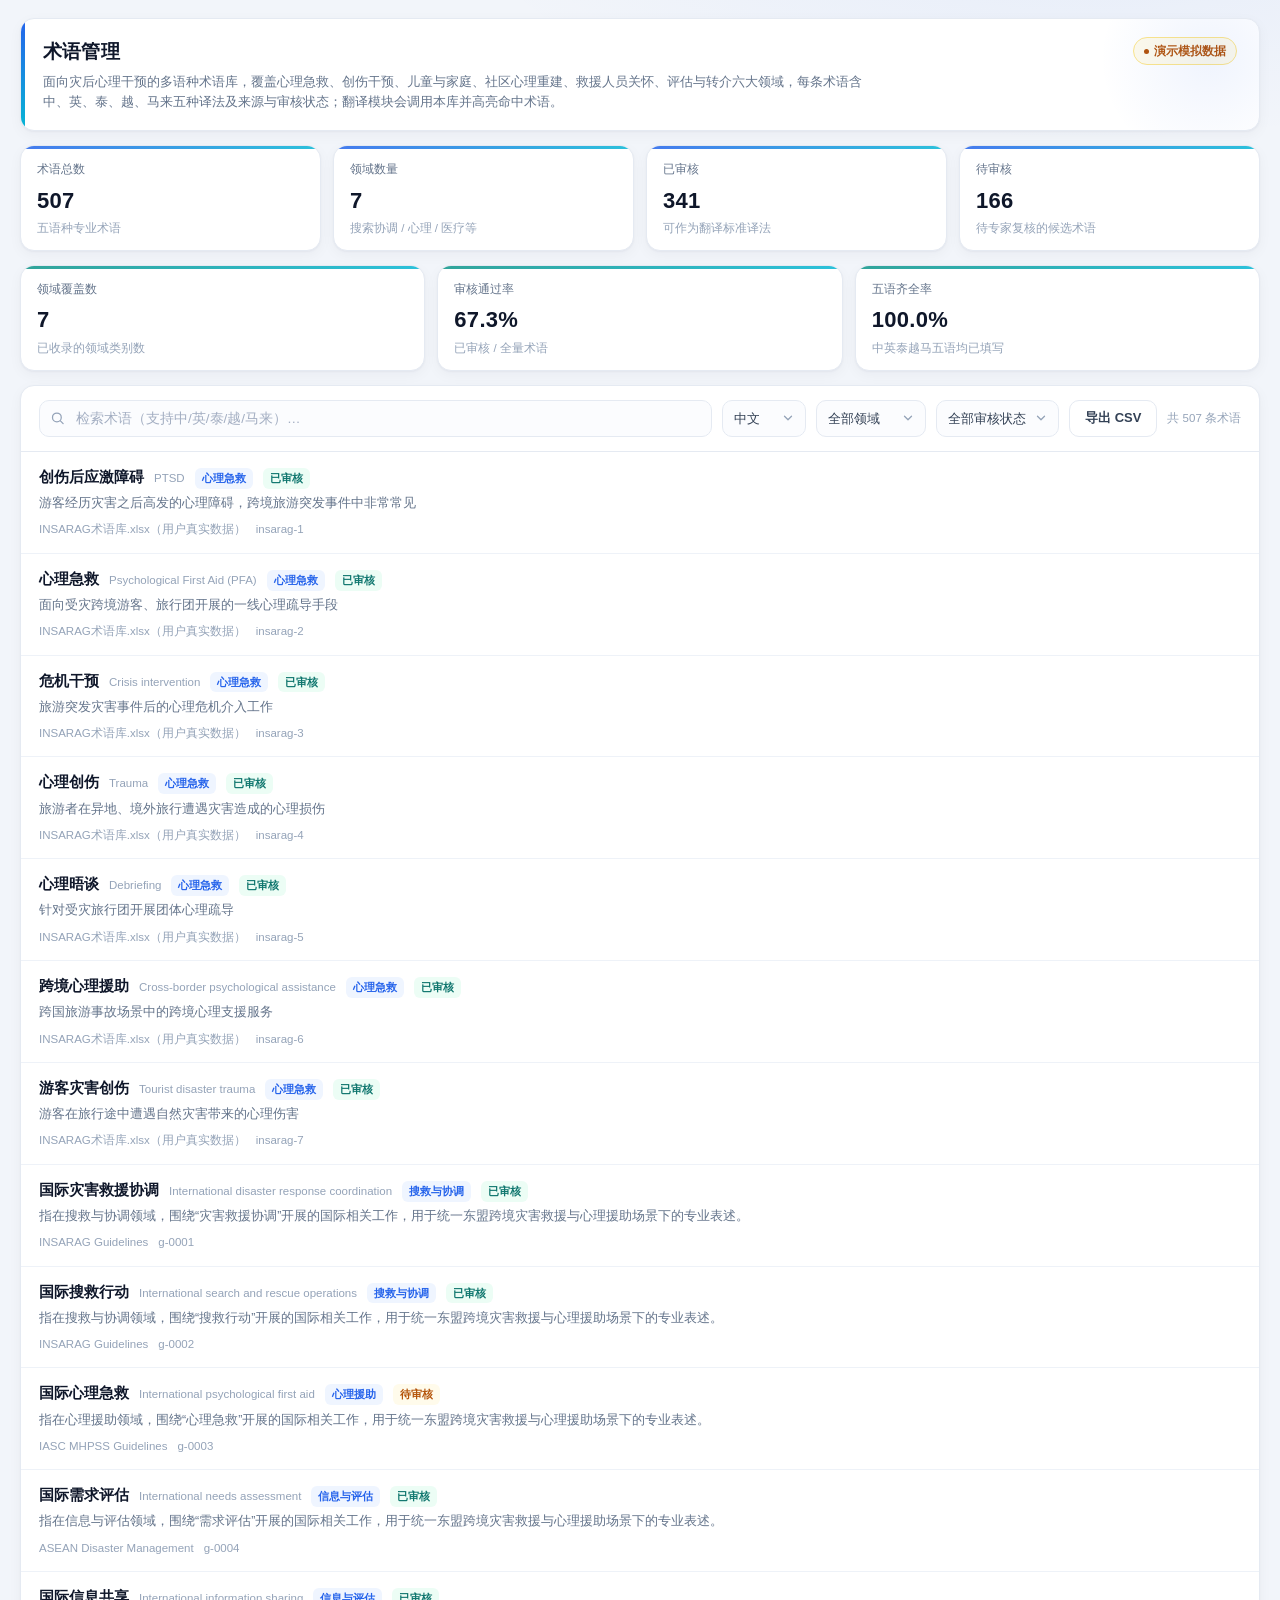
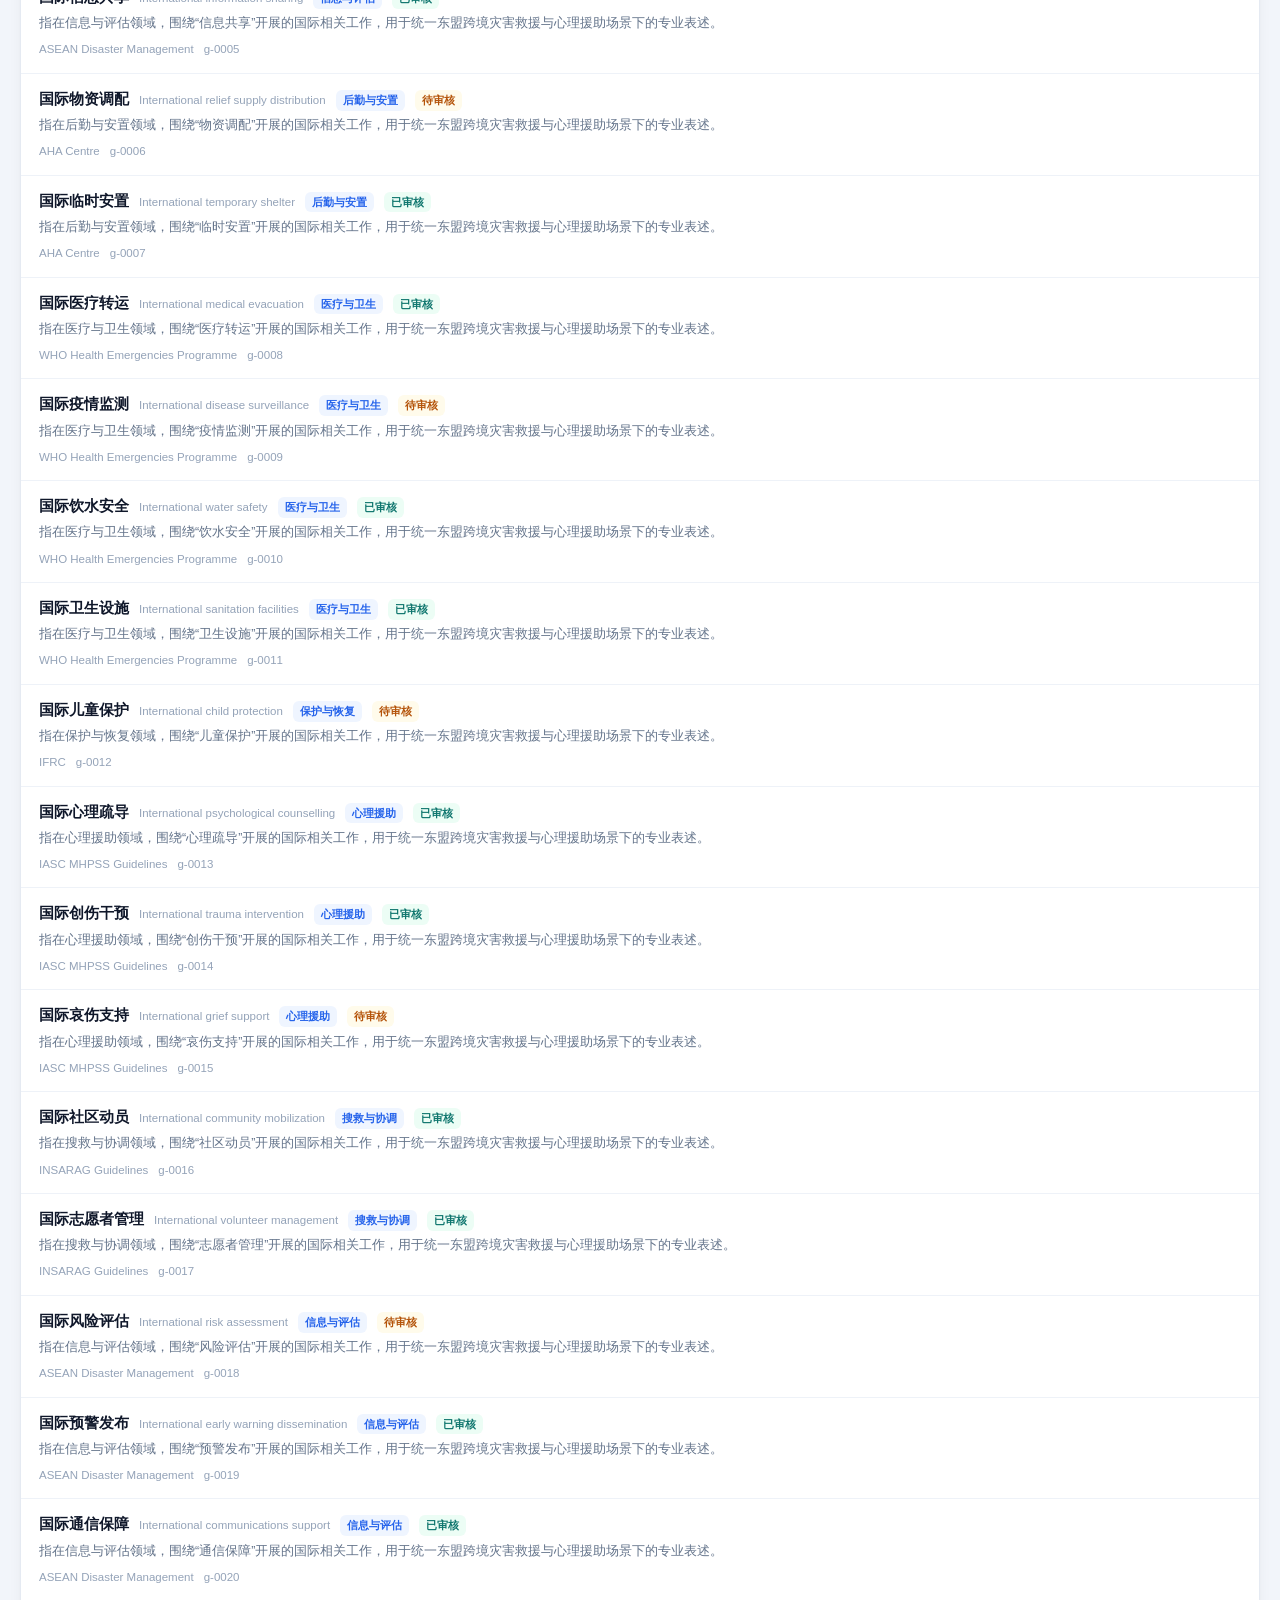
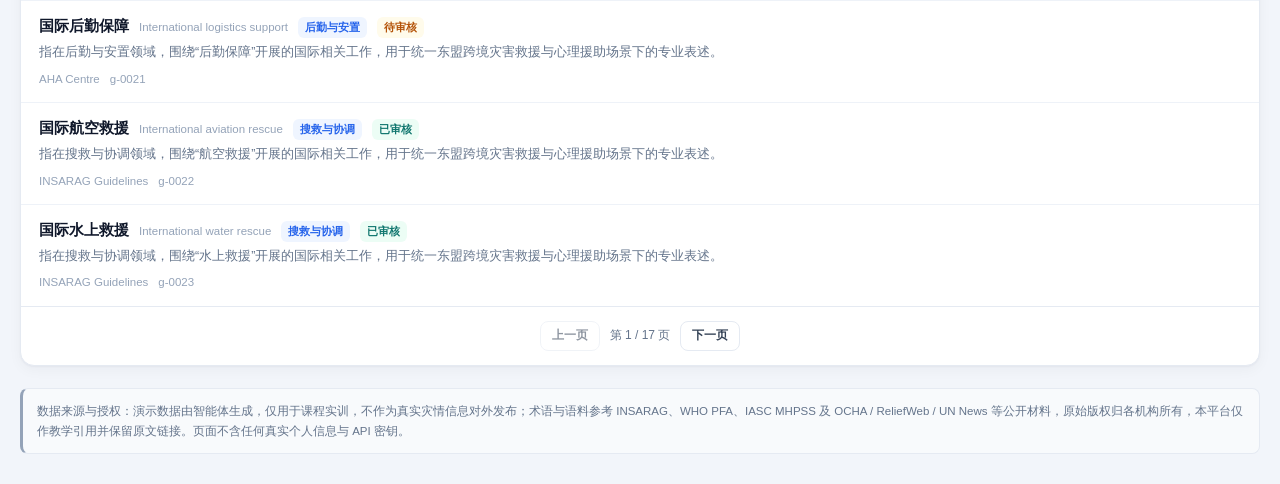
<file: glossary.html>
<!DOCTYPE html>
<html lang="zh-CN">
<head>
<meta charset="UTF-8">
<meta name="viewport" content="width=device-width, initial-scale=1.0">
<title>术语管理 · 东盟灾害心理干预应急语言服务平台</title>
<link rel="stylesheet" href="assets/kb.css">
<style>
  .term-primary{display:flex;align-items:baseline;gap:10px;flex-wrap:wrap;}
  .term-primary .main{font-size:14.5px;font-weight:700;color:#0f172a;}
  .term-primary .alt{font-size:11.5px;color:#94a3b8;}
  .term-def{font-size:12.5px;color:#64748b;line-height:1.7;margin-top:4px;
    display:-webkit-box;-webkit-line-clamp:2;-webkit-box-orient:vertical;overflow:hidden;}
  .pager{display:flex;align-items:center;justify-content:center;gap:10px;padding:14px;border-top:1px solid var(--line);}
  .pager span{font-size:12px;color:#64748b;}
  .lang-grid{display:grid;grid-template-columns:1fr;gap:0;}
  .note{font-size:11.5px;color:#94a3b8;margin-top:8px;}
  .stats.metrics{grid-template-columns:repeat(3,1fr);}
  .stats.metrics .stat::before{background:linear-gradient(90deg,#0d9488,#06b6d4);}
  @media (max-width:960px){.stats.metrics{grid-template-columns:repeat(2,1fr);}}
  @media (max-width:640px){.stats.metrics{grid-template-columns:1fr;}}
</style>
</head>
<body>
<div class="wrap">
  <div class="page-head">
    <div>
      <h1 data-i18n="title">术语管理</h1>
      <p data-i18n="desc">面向灾后心理干预的多语种术语库，覆盖心理急救、创伤干预、儿童与家庭、社区心理重建、救援人员关怀、评估与转介六大领域，每条术语含中、英、泰、越、马来五种译法及来源与审核状态；翻译模块会调用本库并高亮命中术语。</p>
    </div>
    <span class="demo-tag" data-i18n="demoTag">演示模拟数据</span>
  </div>

  <div class="stats">
    <div class="stat">
      <div class="stat-label" data-i18n="statTotal">术语总数</div>
      <div class="stat-value" id="statTotal">—</div>
      <div class="stat-sub" data-i18n="statTotalSub">五语种专业术语</div>
    </div>
    <div class="stat">
      <div class="stat-label" data-i18n="statDomains">领域数量</div>
      <div class="stat-value" id="statDomains">—</div>
      <div class="stat-sub" data-i18n="statDomainsSub">搜索协调 / 心理 / 医疗等</div>
    </div>
    <div class="stat">
      <div class="stat-label" data-i18n="statApproved">已审核</div>
      <div class="stat-value" id="statApproved">—</div>
      <div class="stat-sub" data-i18n="statApprovedSub">可作为翻译标准译法</div>
    </div>
    <div class="stat">
      <div class="stat-label" data-i18n="statPending">待审核</div>
      <div class="stat-value" id="statPending">—</div>
      <div class="stat-sub" data-i18n="statPendingSub">待专家复核的候选术语</div>
    </div>
  </div>

  <div class="stats metrics">
    <div class="stat">
      <div class="stat-label" data-i18n="statCoverage">领域覆盖数</div>
      <div class="stat-value" id="statCoverage">—</div>
      <div class="stat-sub" data-i18n="statCoverageSub">已收录的领域类别数</div>
    </div>
    <div class="stat">
      <div class="stat-label" data-i18n="statApprovedRate">审核通过率</div>
      <div class="stat-value" id="statApprovedRate">—</div>
      <div class="stat-sub" data-i18n="statApprovedRateSub">已审核 / 全量术语</div>
    </div>
    <div class="stat">
      <div class="stat-label" data-i18n="statFiveLang">五语齐全率</div>
      <div class="stat-value" id="statFiveLang">—</div>
      <div class="stat-sub" data-i18n="statFiveLangSub">中英泰越马五语均已填写</div>
    </div>
  </div>

  <div class="panel">
    <div class="toolbar">
      <div class="search-box">
        <svg width="15" height="15" viewBox="0 0 24 24" fill="none" stroke="currentColor" stroke-width="2" stroke-linecap="round" stroke-linejoin="round"><circle cx="11" cy="11" r="7"/><line x1="21" y1="21" x2="16.65" y2="16.65"/></svg>
        <input type="text" id="searchInput" data-i18n-placeholder="searchPlaceholder" placeholder="检索术语（支持中/英/泰/越/马来）…">
      </div>
      <select class="select" id="langSelect"></select>
      <select class="select" id="domainSelect"></select>
      <select class="select" id="reviewSelect"></select>
      <button class="btn btn-outline" id="btnExport" data-i18n="exportCsv">导出 CSV</button>
      <span class="count-text" id="countText">—</span>
    </div>
    <div class="list" id="termList"></div>
    <div class="pager">
      <button class="btn btn-outline btn-sm" id="prevPage" data-i18n="prevPage">上一页</button>
      <span id="pageInfo">—</span>
      <button class="btn btn-outline btn-sm" id="nextPage" data-i18n="nextPage">下一页</button>
    </div>
  </div>
</div>

<div class="modal-mask" id="modalMask">
  <div class="modal">
    <div class="modal-head">
      <div>
        <h3 id="modalTitle">术语详情</h3>
        <p id="modalSub"></p>
      </div>
      <button class="modal-close" id="modalClose" aria-label="close">
        <svg width="15" height="15" viewBox="0 0 24 24" fill="none" stroke="currentColor" stroke-width="2" stroke-linecap="round" stroke-linejoin="round"><line x1="18" y1="6" x2="6" y2="18"/><line x1="6" y1="6" x2="18" y2="18"/></svg>
      </button>
    </div>
    <div class="modal-body" id="modalBody"></div>
    <div class="modal-foot">
      <button class="btn btn-primary" id="modalOk" data-i18n="close">关闭</button>
    </div>
  </div>
</div>

<script src="assets/kb.js"></script>
<script>
(function () {
  "use strict";

  var T = {
    zh: {
      docTitle: "术语管理 · 东盟灾害心理干预应急语言服务平台",
      title: "术语管理",
      desc: "面向灾后心理干预的多语种术语库，覆盖心理急救、创伤干预、儿童与家庭、社区心理重建、救援人员关怀、评估与转介六大领域，每条术语含中、英、泰、越、马来五种译法及来源与审核状态；翻译模块会调用本库并高亮命中术语。",
      demoTag: "演示模拟数据",
      statTotal: "术语总数",
      statTotalSub: "五语种专业术语",
      statDomains: "领域数量",
      statDomainsSub: "搜索协调 / 心理 / 医疗等",
      statApproved: "已审核",
      statApprovedSub: "可作为翻译标准译法",
      statPending: "待审核",
      statPendingSub: "待专家复核的候选术语",
      statCoverage: "领域覆盖数",
      statCoverageSub: "已收录的领域类别数",
      statApprovedRate: "审核通过率",
      statApprovedRateSub: "已审核 / 全量术语",
      statFiveLang: "五语齐全率",
      statFiveLangSub: "中英泰越马五语均已填写",
      exportCsv: "导出 CSV",
      exportEmpty: "当前筛选没有可导出的术语",
      exportDone: "已导出 {n} 条术语",
      searchPlaceholder: "检索术语（支持中/英/泰/越/马来）…",
      langAll: "全部语种",
      langZh: "中文",
      langEn: "英语",
      langTh: "泰语",
      langVi: "越南语",
      langMs: "马来语",
      domainAll: "全部领域",
      reviewAll: "全部审核状态",
      approved: "已审核",
      pending: "待审核",
      count: "共 {n} 条术语",
      noResult: "没有匹配的术语，请调整筛选条件",
      loading: "正在加载术语库…",
      error: "加载失败，请确认已启动本地服务（python rag_server.py）",
      prevPage: "上一页",
      nextPage: "下一页",
      pageInfo: "第 {p} / {n} 页",
      detailTitle: "术语详情",
      domainLabel: "领域",
      sourceLabel: "来源",
      reviewLabel: "审核状态",
      translations: "多语种译法",
      definitionZh: "中文释义",
      definitionEn: "English definition",
      sourceUrl: "来源链接",
      close: "关闭",
      idLabel: "术语编号"
    },
    en: {
      docTitle: "Term Management · ASEAN Emergency Language Platform",
      title: "Term Management",
      desc: "A multilingual glossary for ASEAN cross-border disaster response and post-disaster psychosocial care. Each entry provides Chinese, English, Thai, Vietnamese and Malay equivalents plus domain, source and review status; the translation module highlights matched terms.",
      demoTag: "Demo data",
      statTotal: "Total terms",
      statTotalSub: "Five-language professional terms",
      statDomains: "Domains",
      statDomainsSub: "Search & rescue / psychosocial / health",
      statApproved: "Reviewed",
      statApprovedSub: "Usable as standard translation",
      statPending: "Pending review",
      statPendingSub: "Candidates awaiting expert review",
      statCoverage: "Domains covered",
      statCoverageSub: "Domain categories in the glossary",
      statApprovedRate: "Approval rate",
      statApprovedRateSub: "Reviewed / all terms",
      statFiveLang: "Five-language completeness",
      statFiveLangSub: "All five languages filled in",
      exportCsv: "Export CSV",
      exportEmpty: "No filtered terms to export",
      exportDone: "Exported {n} terms",
      searchPlaceholder: "Search terms in Chinese, English, Thai, Vietnamese or Malay…",
      langAll: "All languages",
      langZh: "Chinese",
      langEn: "English",
      langTh: "Thai",
      langVi: "Vietnamese",
      langMs: "Malay",
      domainAll: "All domains",
      reviewAll: "All review states",
      approved: "Reviewed",
      pending: "Pending review",
      count: "{n} terms",
      noResult: "No matching terms, please adjust the filters",
      loading: "Loading glossary…",
      error: "Failed to load. Make sure the local server is running (python rag_server.py).",
      prevPage: "Previous",
      nextPage: "Next",
      pageInfo: "Page {p} / {n}",
      detailTitle: "Term detail",
      domainLabel: "Domain",
      sourceLabel: "Source",
      reviewLabel: "Review status",
      translations: "Multilingual equivalents",
      definitionZh: "Chinese definition",
      definitionEn: "English definition",
      sourceUrl: "Source URL",
      close: "Close",
      idLabel: "Term ID"
    },
    th: {
      docTitle: "การจัดการศัพท์ · แพลตฟอร์มภาษาเพื่อการช่วยเหลือภัยพิบัติอาเซียน",
      title: "การจัดการศัพท์",
      desc: "คลังศัพท์หลายภาษาสำหรับการช่วยเหลือภัยพิบัติข้ามพรมแดนอาเซียนและการดูแลจิตใจหลังภัยพิบัติ แต่ละรายการมีคำแปลจีน อังกฤษ ไทย เวียดนาม มลายู พร้อมสาขา แหล่งที่มา และสถานะการตรวจ",
      demoTag: "ข้อมูลสาธิต",
      statTotal: "จำนวนศัพท์",
      statTotalSub: "ศัพท์วิชาชีพห้าภาษา",
      statDomains: "จำนวนสาขา",
      statDomainsSub: "ค้นหาและกู้ภัย / จิตใจ / สาธารณสุข",
      statApproved: "ตรวจแล้ว",
      statApprovedSub: "ใช้เป็นมาตรฐานการแปลได้",
      statPending: "รอตรวจ",
      statPendingSub: "รอผู้เชี่ยวชาญตรวจสอบ",
      statCoverage: "จำนวนสาขาที่ครอบคลุม",
      statCoverageSub: "จำนวนหมวดสาขาที่รวบรวมไว้",
      statApprovedRate: "อัตราการตรวจผ่าน",
      statApprovedRateSub: "ตรวจแล้ว / ศัพท์ทั้งหมด",
      statFiveLang: "ความครบถ้วนห้าภาษา",
      statFiveLangSub: "มีครบจีน อังกฤษ ไทย เวียดนาม มลายู",
      exportCsv: "ส่งออก CSV",
      exportEmpty: "ไม่มีศัพท์ที่กรองได้ให้ส่งออก",
      exportDone: "ส่งออกแล้ว {n} รายการ",
      searchPlaceholder: "ค้นหาศัพท์ภาษาจีน อังกฤษ ไทย เวียดนาม มลายู…",
      langAll: "ทุกภาษา",
      langZh: "จีน",
      langEn: "อังกฤษ",
      langTh: "ไทย",
      langVi: "เวียดนาม",
      langMs: "มลายู",
      domainAll: "ทุกสาขา",
      reviewAll: "ทุกสถานะ",
      approved: "ตรวจแล้ว",
      pending: "รอตรวจ",
      count: "ศัพท์ทั้งหมด {n} รายการ",
      noResult: "ไม่พบศัพท์ที่ตรงกัน โปรดปรับตัวกรอง",
      loading: "กำลังโหลดคลังศัพท์…",
      error: "โหลดไม่สำเร็จ โปรดตรวจสอบเซิร์ฟเวอร์ (python rag_server.py)",
      prevPage: "ก่อนหน้า",
      nextPage: "ถัดไป",
      pageInfo: "หน้า {p} / {n}",
      detailTitle: "รายละเอียดศัพท์",
      domainLabel: "สาขา",
      sourceLabel: "แหล่งที่มา",
      reviewLabel: "สถานะการตรวจ",
      translations: "คำแปลหลายภาษา",
      definitionZh: "คำอธิบายภาษาจีน",
      definitionEn: "คำอธิบายภาษาอังกฤษ",
      sourceUrl: "ลิงก์แหล่งที่มา",
      close: "ปิด",
      idLabel: "รหัสศัพท์"
    },
    vi: {
      docTitle: "Quản lý thuật ngữ · Nền tảng ngôn ngữ ứng phó thảm họa ASEAN",
      title: "Quản lý thuật ngữ",
      desc: "Kho thuật ngữ đa ngữ phục vụ ứng phó thảm họa xuyên biên giới và chăm sóc tâm lý sau thảm họa. Mỗi mục gồm tương đương tiếng Trung, Anh, Thái, Việt, Mã Lai cùng lĩnh vực, nguồn và trạng thái duyệt.",
      demoTag: "Dữ liệu mô phỏng",
      statTotal: "Tổng thuật ngữ",
      statTotalSub: "Thuật ngữ chuyên ngành năm thứ tiếng",
      statDomains: "Số lĩnh vực",
      statDomainsSub: "Tìm kiếm cứu nạn / tâm lý / y tế",
      statApproved: "Đã duyệt",
      statApprovedSub: "Dùng làm chuẩn dịch",
      statPending: "Chờ duyệt",
      statPendingSub: "Chờ chuyên gia phản biện",
      statCoverage: "Số lĩnh vực bao phủ",
      statCoverageSub: "Số nhóm lĩnh vực đã thu thập",
      statApprovedRate: "Tỷ lệ duyệt",
      statApprovedRateSub: "Đã duyệt / toàn bộ thuật ngữ",
      statFiveLang: "Độ đầy đủ năm ngôn ngữ",
      statFiveLangSub: "Đủ Trung, Anh, Thái, Việt, Mã Lai",
      exportCsv: "Xuất CSV",
      exportEmpty: "Không có thuật ngữ nào để xuất",
      exportDone: "Đã xuất {n} thuật ngữ",
      searchPlaceholder: "Tìm thuật ngữ Trung, Anh, Thái, Việt, Mã Lai…",
      langAll: "Tất cả ngôn ngữ",
      langZh: "Tiếng Trung",
      langEn: "Tiếng Anh",
      langTh: "Tiếng Thái",
      langVi: "Tiếng Việt",
      langMs: "Tiếng Mã Lai",
      domainAll: "Tất cả lĩnh vực",
      reviewAll: "Tất cả trạng thái",
      approved: "Đã duyệt",
      pending: "Chờ duyệt",
      count: "Tổng {n} thuật ngữ",
      noResult: "Không có thuật ngữ phù hợp, vui lòng điều chỉnh bộ lọc",
      loading: "Đang tải kho thuật ngữ…",
      error: "Tải thất bại. Hãy kiểm tra máy chủ cục bộ (python rag_server.py).",
      prevPage: "Trang trước",
      nextPage: "Trang sau",
      pageInfo: "Trang {p} / {n}",
      detailTitle: "Chi tiết thuật ngữ",
      domainLabel: "Lĩnh vực",
      sourceLabel: "Nguồn",
      reviewLabel: "Trạng thái duyệt",
      translations: "Tương đương đa ngữ",
      definitionZh: "Định nghĩa tiếng Trung",
      definitionEn: "Định nghĩa tiếng Anh",
      sourceUrl: "Liên kết nguồn",
      close: "Đóng",
      idLabel: "Mã thuật ngữ"
    },
    ms: {
      docTitle: "Pengurusan Istilah · Platform Bahasa Kecemasan ASEAN",
      title: "Pengurusan Istilah",
      desc: "Glosari berbilang bahasa untuk tindak balas bencana rentas sempadan ASEAN dan penjagaan psikososial selepas bencana. Setiap entri mengandungi padanan Cina, Inggeris, Thai, Vietnam dan Melayu serta domain, sumber dan status semakan.",
      demoTag: "Data demo",
      statTotal: "Jumlah istilah",
      statTotalSub: "Istilah profesional lima bahasa",
      statDomains: "Jumlah domain",
      statDomainsSub: "Carian & penyelamatan / psikologi / kesihatan",
      statApproved: "Disemak",
      statApprovedSub: "Boleh jadi piawaian terjemahan",
      statPending: "Menunggu semakan",
      statPendingSub: "Menunggu semakan pakar",
      statCoverage: "Domain diliputi",
      statCoverageSub: "Bilangan kategori domain dikumpul",
      statApprovedRate: "Kadar kelulusan",
      statApprovedRateSub: "Disemak / semua istilah",
      statFiveLang: "Kelengkapan lima bahasa",
      statFiveLangSub: "Cina, Inggeris, Thai, Vietnam, Melayu lengkap",
      exportCsv: "Eksport CSV",
      exportEmpty: "Tiada istilah untuk dieksport",
      exportDone: "{n} istilah dieksport",
      searchPlaceholder: "Cari istilah Cina, Inggeris, Thai, Vietnam atau Melayu…",
      langAll: "Semua bahasa",
      langZh: "Cina",
      langEn: "Inggeris",
      langTh: "Thai",
      langVi: "Vietnam",
      langMs: "Melayu",
      domainAll: "Semua domain",
      reviewAll: "Semua status",
      approved: "Disemak",
      pending: "Menunggu semakan",
      count: "{n} istilah",
      noResult: "Tiada istilah sepadan, sila ubah penapis",
      loading: "Memuatkan glosari…",
      error: "Gagal memuatkan. Pastikan pelayan setempat berjalan (python rag_server.py).",
      prevPage: "Sebelum",
      nextPage: "Seterusnya",
      pageInfo: "Halaman {p} / {n}",
      detailTitle: "Butiran istilah",
      domainLabel: "Domain",
      sourceLabel: "Sumber",
      reviewLabel: "Status semakan",
      translations: "Padanan berbilang bahasa",
      definitionZh: "Definisi bahasa Cina",
      definitionEn: "Definisi bahasa Inggeris",
      sourceUrl: "Pautan sumber",
      close: "Tutup",
      idLabel: "ID istilah"
    }
  };

  var lang = KB.readLang();
  var t = KB.makeT(T, lang);
  var data = [];
  var keyword = "";
  var viewLang = "zh";
  var domainFilter = "all";
  var reviewFilter = "all";
  var page = 1;
  var pageSize = 30;
  var activeItem = null;

  var FIELDS = { zh: "term_zh", en: "term_en", th: "term_th", vi: "term_vi", ms: "term_ms" };
  var FIELD_KEYS = {
    zh: "langZh", en: "langEn", th: "langTh", vi: "langVi", ms: "langMs"
  };

  function domains() {
    var set = {};
    data.forEach(function (item) { if (item.domain) set[item.domain] = true; });
    return Object.keys(set).sort();
  }

  function renderFilters() {
    var langSelect = document.getElementById("langSelect");
    langSelect.innerHTML = '<option value="zh">' + KB.escapeHtml(t("langZh")) + "</option>" +
      KB.CODES.filter(function (code) { return code !== "zh"; }).map(function (code) {
        return '<option value="' + code + '">' + KB.escapeHtml(t(FIELD_KEYS[code])) + "</option>";
      }).join("");
    langSelect.value = viewLang;

    var domainSelect = document.getElementById("domainSelect");
    domainSelect.innerHTML = '<option value="all">' + KB.escapeHtml(t("domainAll")) + "</option>" +
      domains().map(function (name) {
        return '<option value="' + KB.escapeHtml(name) + '">' + KB.escapeHtml(name) + "</option>";
      }).join("");
    domainSelect.value = domainFilter;

    var reviewSelect = document.getElementById("reviewSelect");
    reviewSelect.innerHTML = '<option value="all">' + KB.escapeHtml(t("reviewAll")) + "</option>" +
      '<option value="approved">' + KB.escapeHtml(t("approved")) + "</option>" +
      '<option value="pending">' + KB.escapeHtml(t("pending")) + "</option>";
    reviewSelect.value = reviewFilter;
  }

  function filtered() {
    var word = keyword.trim().toLowerCase();
    return data.filter(function (item) {
      if (domainFilter !== "all" && item.domain !== domainFilter) return false;
      if (reviewFilter !== "all") {
        var approved = item.review_status === "已审核";
        if (reviewFilter === "approved" && !approved) return false;
        if (reviewFilter === "pending" && approved) return false;
      }
      if (!word) return true;
      var haystack = [item.term_zh, item.term_en, item.term_th, item.term_vi, item.term_ms, item.domain]
        .join(" ").toLowerCase();
      return haystack.indexOf(word) >= 0;
    });
  }

  function renderList() {
    var rows = filtered();
    var totalPages = Math.max(1, Math.ceil(rows.length / pageSize));
    if (page > totalPages) page = totalPages;
    var start = (page - 1) * pageSize;
    var slice = rows.slice(start, start + pageSize);
    document.getElementById("countText").textContent = KB.fillTpl(t("count"), { n: rows.length });
    document.getElementById("pageInfo").textContent = KB.fillTpl(t("pageInfo"), { p: page, n: totalPages });
    document.getElementById("prevPage").disabled = page <= 1;
    document.getElementById("nextPage").disabled = page >= totalPages;

    var list = document.getElementById("termList");
    if (!slice.length) {
      list.innerHTML = '<div class="empty">' + KB.escapeHtml(t("noResult")) + "</div>";
      return;
    }
    list.innerHTML = slice.map(function (item, i) {
      var main = item[FIELDS[viewLang]] || item.term_zh;
      var alt = viewLang === "zh" ? item.term_en : item.term_zh;
      var approved = item.review_status === "已审核";
      var definition = lang === "zh" ? item.definition_zh : (lang === "en" ? item.definition_en : item.definition_zh);
      return '<div class="row" data-index="' + i + '" role="button" tabindex="0">' +
        '<div class="row-main">' +
          '<div class="term-primary">' +
            '<span class="main">' + KB.highlight(main, keyword) + "</span>" +
            '<span class="alt">' + KB.escapeHtml(alt || "") + "</span>" +
            '<span class="tag blue">' + KB.escapeHtml(item.domain || "") + "</span>" +
            '<span class="tag ' + (approved ? "green" : "amber") + '">' + KB.escapeHtml(approved ? t("approved") : t("pending")) + "</span>" +
          "</div>" +
          '<div class="term-def">' + KB.highlight(definition || "", keyword) + "</div>" +
          '<div class="row-meta"><span>' + KB.escapeHtml(item.source || "") + "</span><span>" + KB.escapeHtml(item.id) + "</span></div>" +
        "</div>" +
      "</div>";
    }).join("");
    Array.prototype.forEach.call(list.querySelectorAll(".row"), function (row) {
      row.addEventListener("click", function () {
        openDetail(slice[parseInt(row.getAttribute("data-index"), 10)]);
      });
    });
  }

  function openDetail(item) {
    if (!item) return;
    activeItem = item;
    var approved = item.review_status === "已审核";
    document.getElementById("modalTitle").textContent = item[FIELDS[viewLang]] || item.term_zh;
    document.getElementById("modalSub").textContent = item.id + " · " + (item.domain || "");
    var langLines = KB.CODES.map(function (code) {
      return '<div class="lang-line"><b>' + KB.escapeHtml(t(FIELD_KEYS[code])) + "</b><span>" +
        KB.escapeHtml(item[FIELDS[code]] || "") + "</span></div>";
    }).join("");
    document.getElementById("modalBody").innerHTML =
      '<div class="detail-grid">' +
        '<div class="detail-cell"><b>' + KB.escapeHtml(t("domainLabel")) + "</b><span>" + KB.escapeHtml(item.domain || "") + "</span></div>" +
        '<div class="detail-cell"><b>' + KB.escapeHtml(t("sourceLabel")) + "</b><span>" + KB.escapeHtml(item.source || "") + "</span></div>" +
        '<div class="detail-cell"><b>' + KB.escapeHtml(t("reviewLabel")) + "</b><span>" + KB.escapeHtml(approved ? t("approved") : t("pending")) + "</span></div>" +
        '<div class="detail-cell"><b>' + KB.escapeHtml(t("idLabel")) + "</b><span>" + KB.escapeHtml(item.id || "") + "</span></div>" +
      "</div>" +
      '<div class="detail-block"><h4>' + KB.escapeHtml(t("translations")) + "</h4>" + langLines + "</div>" +
      '<div class="detail-block"><h4>' + KB.escapeHtml(t("definitionZh")) + "</h4><p>" + KB.escapeHtml(item.definition_zh || "") + "</p></div>" +
      '<div class="detail-block"><h4>' + KB.escapeHtml(t("definitionEn")) + "</h4><p>" + KB.escapeHtml(item.definition_en || "") + "</p></div>" +
      '<div class="detail-block"><h4>' + KB.escapeHtml(t("sourceUrl")) + "</h4><p><a href=\"" + KB.escapeHtml(item.source_url || "#") + "\" target=\"_blank\" rel=\"noopener noreferrer\">" +
        KB.escapeHtml(item.source_url || "-") + "</a></p></div>" +
      '<div class="detail-block"><h4>授权说明 / License</h4><p>' + KB.escapeHtml(item.license || "-") + "</p></div>";
    document.getElementById("modalMask").classList.add("show");
  }

  function closeDetail() {
    document.getElementById("modalMask").classList.remove("show");
    activeItem = null;
  }

  function updateStats() {
    var approvedCount = data.filter(function (item) {
      return item.review_status === "已审核";
    }).length;
    var fiveLangCount = data.filter(function (item) {
      return KB.CODES.every(function (code) {
        return String(item[FIELDS[code]] || "").trim() !== "";
      });
    }).length;
    document.getElementById("statTotal").textContent = data.length;
    document.getElementById("statDomains").textContent = domains().length;
    document.getElementById("statApproved").textContent = approvedCount;
    document.getElementById("statPending").textContent = data.filter(function (item) {
      return item.review_status !== "已审核";
    }).length;
    document.getElementById("statCoverage").textContent = domains().length;
    document.getElementById("statApprovedRate").textContent = data.length
      ? ((approvedCount / data.length) * 100).toFixed(1) + "%" : "—";
    document.getElementById("statFiveLang").textContent = data.length
      ? ((fiveLangCount / data.length) * 100).toFixed(1) + "%" : "—";
  }

  /* ---------- 特色功能：导出当前筛选结果为 CSV ---------- */
  function csvCell(value) {
    return '"' + String(value == null ? "" : value).replace(/"/g, '""') + '"';
  }

  function timeStamp() {
    var d = new Date();
    function pad(n) { return (n < 10 ? "0" : "") + n; }
    return d.getFullYear() + pad(d.getMonth() + 1) + pad(d.getDate()) + "_" +
      pad(d.getHours()) + pad(d.getMinutes()) + pad(d.getSeconds());
  }

  function exportCsv() {
    var rows = filtered();
    if (!rows.length) {
      KB.toast(t("exportEmpty"), "error");
      return;
    }
    var header = [t("langZh"), t("langEn"), t("langTh"), t("langVi"), t("langMs"),
      t("domainLabel"), t("sourceLabel"), t("reviewLabel")];
    var lines = [header.map(csvCell).join(",")];
    rows.forEach(function (item) {
      lines.push([
        item.term_zh, item.term_en, item.term_th, item.term_vi, item.term_ms,
        item.domain, item.source,
        item.review_status === "已审核" ? t("approved") : t("pending")
      ].map(csvCell).join(","));
    });
    var blob = new Blob(["\ufeff" + lines.join("\r\n")], { type: "text/csv;charset=utf-8" });
    var url = URL.createObjectURL(blob);
    var link = document.createElement("a");
    link.href = url;
    link.download = "glossary_terms_" + timeStamp() + ".csv";
    document.body.appendChild(link);
    link.click();
    document.body.removeChild(link);
    setTimeout(function () { URL.revokeObjectURL(url); }, 1500);
    KB.toast(KB.fillTpl(t("exportDone"), { n: rows.length }));
  }

  function applyLang(next) {
    lang = next;
    t = KB.makeT(T, lang);
    document.documentElement.lang = lang === "zh" ? "zh-CN" : lang;
    document.title = t("docTitle");
    KB.applyStatic(t);
    document.getElementById("searchInput").placeholder = t("searchPlaceholder");
    renderFilters();
    renderList();
    if (activeItem) openDetail(activeItem);
  }

  function load() {
    document.getElementById("termList").innerHTML = '<div class="empty">' + KB.escapeHtml(t("loading")) + "</div>";
    Promise.all([KB.fetchJson("insarag_terms.json"), KB.fetchJson("glossary.json")])
      .then(function (results) {
        var real = Array.isArray(results[0]) ? results[0] : [];
        data = real.concat(Array.isArray(results[1]) ? results[1] : []);
        updateStats();
        renderFilters();
        renderList();
      })
      .catch(function () {
        document.getElementById("termList").innerHTML = '<div class="empty">' + KB.escapeHtml(t("error")) + "</div>";
      });
  }

  var timer = null;
  document.getElementById("searchInput").addEventListener("input", function (e) {
    clearTimeout(timer);
    var value = e.target.value;
    timer = setTimeout(function () {
      keyword = value;
      page = 1;
      renderList();
    }, 160);
  });
  document.getElementById("langSelect").addEventListener("change", function () {
    viewLang = this.value;
    page = 1;
    renderList();
  });
  document.getElementById("domainSelect").addEventListener("change", function () {
    domainFilter = this.value;
    page = 1;
    renderList();
  });
  document.getElementById("reviewSelect").addEventListener("change", function () {
    reviewFilter = this.value;
    page = 1;
    renderList();
  });
  document.getElementById("prevPage").addEventListener("click", function () {
    if (page > 1) { page -= 1; renderList(); }
  });
  document.getElementById("btnExport").addEventListener("click", exportCsv);
  document.getElementById("nextPage").addEventListener("click", function () {
    page += 1;
    renderList();
  });
  document.getElementById("modalClose").addEventListener("click", closeDetail);
  document.getElementById("modalOk").addEventListener("click", closeDetail);
  document.getElementById("modalMask").addEventListener("click", function (e) {
    if (e.target === e.currentTarget) closeDetail();
  });
  document.addEventListener("keydown", function (e) {
    if (e.key === "Escape") closeDetail();
  });

  KB.bindLanguage(applyLang, { onVisible: true });
  applyLang(lang);
  load();
})();
</script>
</body>
</html>
</file>
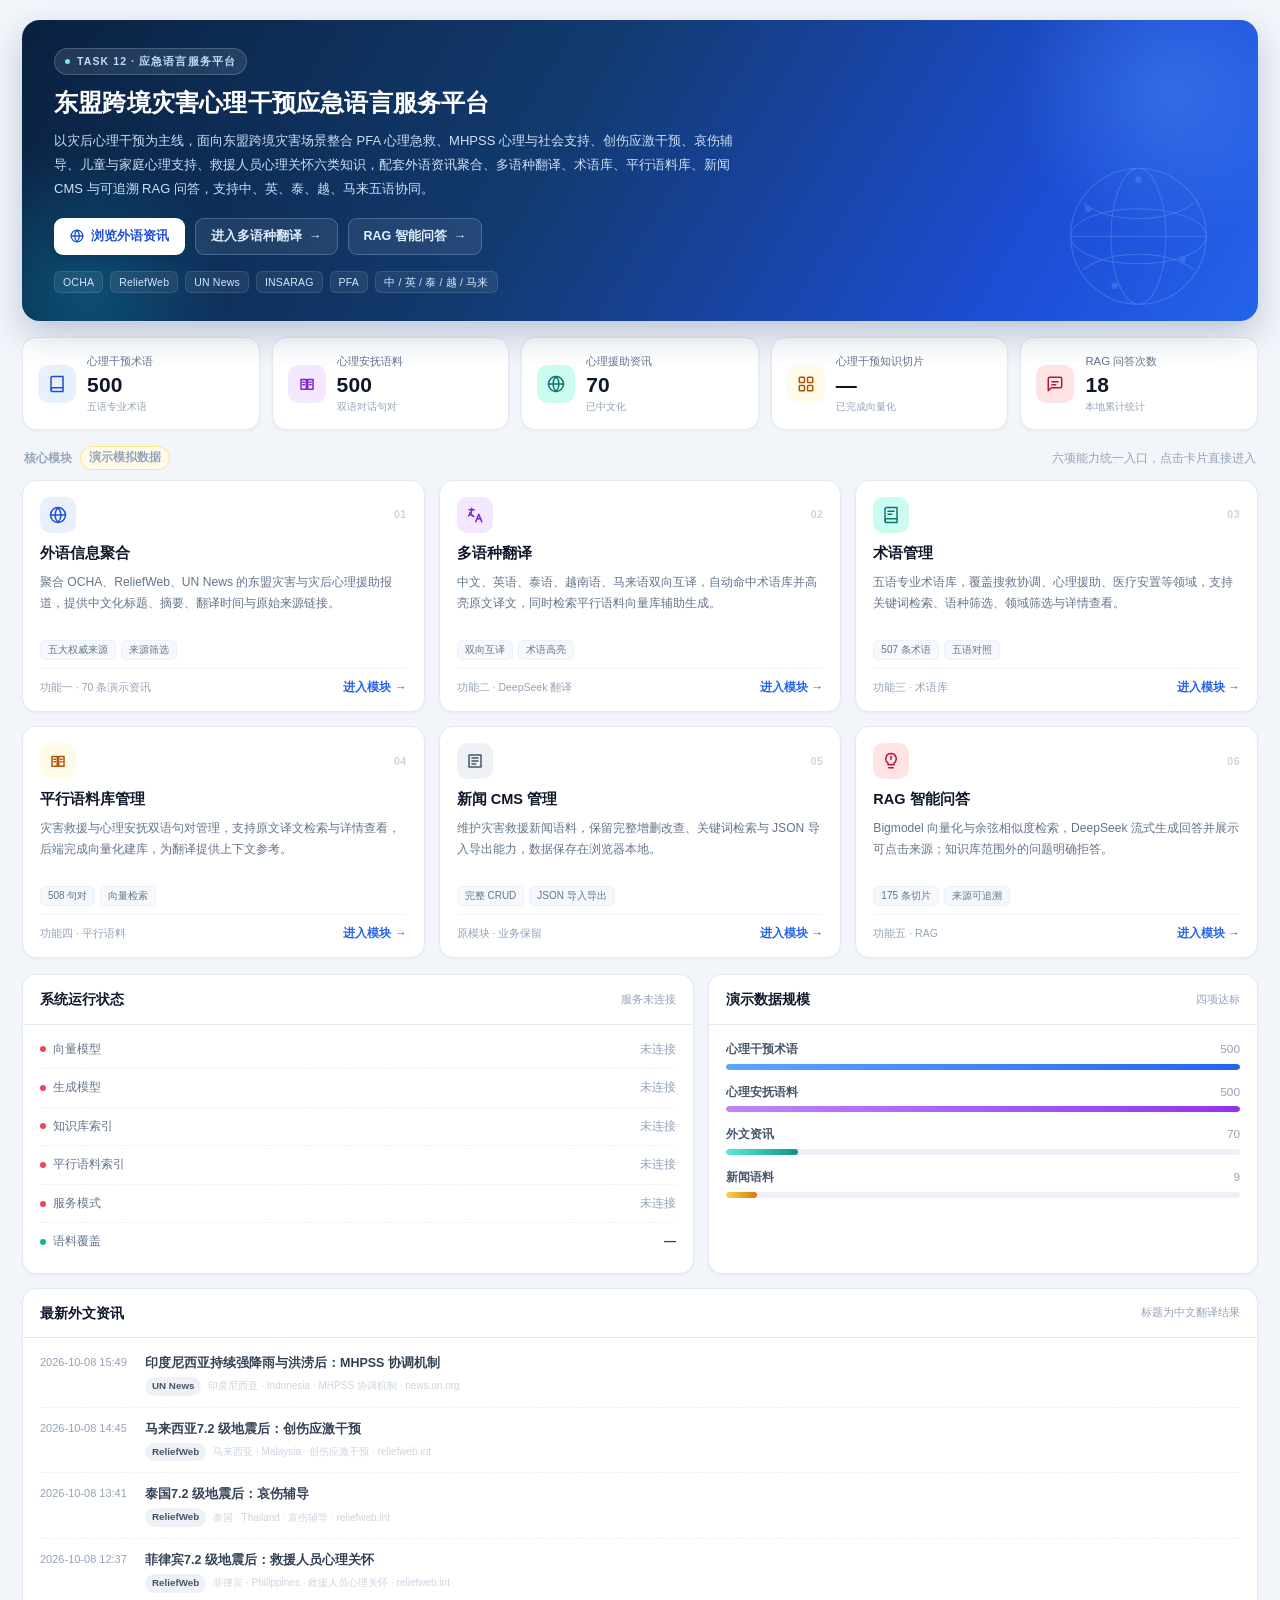
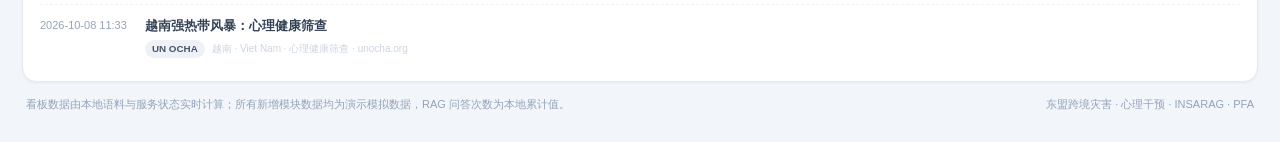
<file: overview.html>
<!DOCTYPE html>
<html lang="zh-CN">
<head>
<meta charset="UTF-8">
<meta name="viewport" content="width=device-width, initial-scale=1.0">
<title>平台概览 · 东盟跨境灾害心理干预应急语言服务平台</title>
<style>
  :root{
    --bg:#f2f5fa;--card:#ffffff;--text:#0f172a;--muted:#64748b;--line:#e5eaf2;
    --primary:#2563eb;--primary-dark:#1d4ed8;--primary-soft:#eff5ff;--radius:14px;
  }
  *{box-sizing:border-box;}
  html,body{margin:0;padding:0;}
  body{
    background:var(--bg);color:var(--text);
    font-family:"Inter","Segoe UI","Microsoft YaHei","PingFang SC","Noto Sans Thai",sans-serif;
    font-size:14px;line-height:1.6;padding:20px 22px 28px;min-height:100vh;
  }
  .wrap{max-width:1280px;margin:0 auto;}
  a{color:inherit;}

  .hero{
    position:relative;overflow:hidden;border-radius:18px;
    background:linear-gradient(120deg,#0a2140 0%,#123a6e 42%,#1d4ed8 82%,#2563eb 100%);
    color:#fff;padding:28px 32px;margin-bottom:16px;box-shadow:0 14px 34px rgba(20,55,110,.24);
  }
  .hero::before{
    content:"";position:absolute;left:-90px;bottom:-120px;width:300px;height:300px;border-radius:50%;
    background:radial-gradient(circle,rgba(6,182,212,.26),transparent 68%);
  }
  .hero::after{
    content:"";position:absolute;right:-70px;top:-90px;width:320px;height:320px;
    border-radius:50%;background:radial-gradient(circle,rgba(96,165,250,.32),transparent 68%);
  }
  .hero-art{position:absolute;right:26px;bottom:-14px;width:220px;opacity:.22;pointer-events:none;}
  .hero-content{position:relative;z-index:2;max-width:760px;}
  .eyebrow{
    display:inline-flex;align-items:center;gap:7px;font-size:10.5px;font-weight:700;
    letter-spacing:1.1px;text-transform:uppercase;color:#bfdbfe;background:rgba(255,255,255,.10);
    border:1px solid rgba(191,219,254,.22);padding:4px 10px;border-radius:999px;margin-bottom:11px;
  }
  .eyebrow .pulse{width:5px;height:5px;border-radius:50%;background:#67e8f9;animation:pulseDot 2s ease-in-out infinite;}
  @keyframes pulseDot{0%,100%{box-shadow:0 0 0 0 rgba(103,232,249,.55);}50%{box-shadow:0 0 0 5px rgba(103,232,249,0);}}
  .hero h1{margin:0 0 9px;font-size:24px;font-weight:700;letter-spacing:.2px;line-height:1.4;position:relative;z-index:1;
    background:linear-gradient(110deg,#fff 40%,#a5d8ff 50%,#fff 60%);background-size:220% 100%;
    -webkit-background-clip:text;background-clip:text;-webkit-text-fill-color:transparent;
    animation:shine 6s linear infinite;
  }
  @keyframes shine{0%{background-position:120% 0;}100%{background-position:-120% 0;}}
  .hero p{margin:0;font-size:13px;line-height:1.85;color:#cfe0f6;max-width:700px;}
  .hero-actions{display:flex;align-items:center;gap:10px;margin-top:17px;flex-wrap:wrap;}
  .btn{
    height:37px;padding:0 15px;border-radius:9px;border:1px solid transparent;
    font-family:inherit;font-size:12.5px;font-weight:600;cursor:pointer;
    display:inline-flex;align-items:center;justify-content:center;gap:7px;
    text-decoration:none;white-space:nowrap;transition:all .15s;
  }
  .btn-white{background:#fff;color:#1d4ed8;box-shadow:0 4px 12px rgba(2,20,50,.16);}
  .btn-white:hover{background:#f0f6ff;}
  .btn-ghost{background:rgba(255,255,255,.08);color:#e2eeff;border-color:rgba(191,219,254,.26);}
  .btn-ghost:hover{background:rgba(255,255,255,.15);}
  .hero-domains{display:flex;align-items:center;gap:7px;margin-top:16px;flex-wrap:wrap;font-size:10.5px;color:#9fc3ea;}
  .hero-domains span{
    padding:2px 8px;border-radius:6px;background:rgba(255,255,255,.07);
    border:1px solid rgba(255,255,255,.10);color:#d6e6fa;letter-spacing:.2px;
  }

  .stats{display:grid;grid-template-columns:repeat(5,minmax(0,1fr));gap:12px;margin-bottom:16px;}
  .stat{
    background:var(--card);border:1px solid var(--line);border-radius:var(--radius);
    padding:14px 15px;box-shadow:0 1px 3px rgba(15,23,42,.05);
    display:flex;align-items:center;gap:11px;min-width:0;
    transition:transform .18s ease,box-shadow .18s ease,border-color .18s ease;
  }
  .stat:hover{transform:translateY(-3px);box-shadow:0 10px 24px rgba(15,23,42,.10);border-color:#d7e3f6;}
  .stat-icon{width:38px;height:38px;border-radius:11px;flex:none;display:flex;align-items:center;justify-content:center;}
  .stat-icon.blue{background:#e8f0fe;color:#1d4ed8;}
  .stat-icon.violet{background:#f3e8ff;color:#7e22ce;}
  .stat-icon.teal{background:#ccfbf1;color:#0f766e;}
  .stat-icon.amber{background:#fffbeb;color:#b45309;}
  .stat-icon.rose{background:#ffe4e6;color:#be123c;}
  .stat-body{min-width:0;}
  .stat-label{font-size:11.4px;color:var(--muted);white-space:nowrap;overflow:hidden;text-overflow:ellipsis;}
  .stat-value{font-size:21px;font-weight:700;line-height:1.35;letter-spacing:.2px;font-variant-numeric:tabular-nums;}
  .stat-sub{font-size:10.2px;color:#94a3b8;white-space:nowrap;overflow:hidden;text-overflow:ellipsis;}

  .section-head{display:flex;align-items:baseline;justify-content:space-between;gap:12px;margin:2px 2px 10px;}
  .section-head h2{margin:0;font-size:15.5px;font-weight:700;display:flex;align-items:center;gap:8px;}
  .section-head span{font-size:11.5px;color:#94a3b8;}
  .demo-tag{
    font-size:9.5px;font-weight:600;color:#b45309;background:#fffbeb;
    border:1px solid #fde68a;border-radius:999px;padding:1px 8px;line-height:1.7;white-space:nowrap;
  }

  .modules{display:grid;grid-template-columns:repeat(3,minmax(0,1fr));gap:14px;margin-bottom:16px;}
  .module{
    background:var(--card);border:1px solid var(--line);border-radius:var(--radius);
    padding:16px 17px 14px;box-shadow:0 1px 3px rgba(15,23,42,.05);
    display:flex;flex-direction:column;gap:8px;cursor:pointer;position:relative;overflow:hidden;
    transition:border-color .18s,box-shadow .18s,transform .18s;
  }
  .module::before{
    content:"";position:absolute;left:0;top:0;right:0;height:3px;
    background:linear-gradient(90deg,#2563eb,#06b6d4);
    opacity:0;transform:scaleX(.4);transform-origin:left;transition:opacity .2s,transform .25s ease;
  }
  .module:hover{border-color:#c7d9f5;box-shadow:0 12px 28px rgba(15,23,42,.11);transform:translateY(-3px);}
  .module:hover::before{opacity:1;transform:scaleX(1);}
  .module-top{display:flex;align-items:center;justify-content:space-between;gap:8px;}
  .module-icon{width:36px;height:36px;border-radius:10px;display:flex;align-items:center;justify-content:center;flex:none;}
  .module-icon.blue{background:#e8f0fe;color:#1d4ed8;}
  .module-icon.violet{background:#f3e8ff;color:#7e22ce;}
  .module-icon.teal{background:#ccfbf1;color:#0f766e;}
  .module-icon.amber{background:#fffbeb;color:#b45309;}
  .module-icon.rose{background:#ffe4e6;color:#be123c;}
  .module-icon.slate{background:#eef2f7;color:#475569;}
  .module-index{font-size:10.5px;font-weight:700;color:#cbd5e1;letter-spacing:.5px;}
  .module h3{margin:2px 0 0;font-size:14.5px;font-weight:700;line-height:1.45;}
  .module p{margin:0;font-size:12.1px;color:#64748b;line-height:1.72;min-height:60px;}
  .tags{display:flex;flex-wrap:wrap;gap:5px;}
  .tag{font-size:10px;color:#64748b;background:#f5f8fc;border:1px solid #eef2f8;border-radius:5px;padding:1px 7px;white-space:nowrap;}
  .module-foot{margin-top:auto;padding-top:9px;border-top:1px solid #f1f5f9;display:flex;align-items:center;justify-content:space-between;gap:8px;}
  .module-foot .hint{font-size:10.5px;color:#94a3b8;}
  .enter{font-size:12px;font-weight:600;color:var(--primary);display:inline-flex;align-items:center;gap:4px;}
  .module:hover .enter{color:var(--primary-dark);}

  .panel{background:var(--card);border:1px solid var(--line);border-radius:var(--radius);box-shadow:0 1px 3px rgba(15,23,42,.05);overflow:hidden;min-width:0;}
  .panel-head{padding:13px 17px;border-bottom:1px solid var(--line);display:flex;align-items:center;justify-content:space-between;gap:10px;}
  .panel-head h2{margin:0;font-size:14px;font-weight:700;}
  .panel-head .meta{font-size:10.8px;color:#94a3b8;white-space:nowrap;}
  .two-col{display:grid;grid-template-columns:minmax(0,1.1fr) minmax(0,.9fr);gap:14px;margin-bottom:14px;}

  .status-list{padding:6px 17px 12px;}
  .status-row{display:flex;align-items:center;justify-content:space-between;gap:12px;padding:9px 0;border-bottom:1px dashed #eef2f8;}
  .status-row:last-child{border-bottom:none;}
  .status-key{font-size:12.2px;color:#64748b;display:flex;align-items:center;gap:7px;}
  .status-key .dot{width:6px;height:6px;border-radius:50%;background:#cbd5e1;flex:none;}
  .status-key .dot.green{background:#10b981;}
  .status-key .dot.amber{background:#f59e0b;}
  .status-key .dot.red{background:#f43f5e;}
  .status-val{font-size:12px;font-weight:600;color:#334155;text-align:right;overflow:hidden;text-overflow:ellipsis;max-width:62%;}
  .status-val.muted{color:#94a3b8;font-weight:500;}

  .dist-list{padding:15px 17px 17px;display:flex;flex-direction:column;gap:13px;}
  .dist-item{display:flex;flex-direction:column;gap:5px;}
  .dist-top{display:flex;align-items:center;justify-content:space-between;gap:8px;font-size:11.8px;}
  .dist-name{color:#475569;font-weight:600;overflow:hidden;text-overflow:ellipsis;white-space:nowrap;}
  .dist-num{color:#94a3b8;font-variant-numeric:tabular-nums;flex:none;}
  .bar{height:6px;border-radius:3px;background:#eef2f8;overflow:hidden;}
  .bar span{display:block;height:100%;border-radius:3px;}
  .bar .b1{background:linear-gradient(90deg,#60a5fa,#2563eb);}
  .bar .b2{background:linear-gradient(90deg,#c084fc,#9333ea);}
  .bar .b3{background:linear-gradient(90deg,#5eead4,#0d9488);}
  .bar .b4{background:linear-gradient(90deg,#fcd34d,#d97706);}

  .news-list{padding:4px 17px 12px;}
  .news-item{display:flex;align-items:flex-start;gap:13px;padding:11px 0;border-bottom:1px dashed #eef2f8;cursor:pointer;}
  .news-item:last-child{border-bottom:none;}
  .news-item:hover .news-title{color:var(--primary);}
  .news-date{width:92px;flex:none;font-size:11px;color:#94a3b8;font-variant-numeric:tabular-nums;padding-top:1px;line-height:1.5;}
  .news-main{min-width:0;flex:1;}
  .news-title{font-size:12.5px;font-weight:600;color:#334155;line-height:1.6;word-break:break-word;transition:color .15s;}
  .news-meta{display:flex;align-items:center;gap:7px;margin-top:4px;flex-wrap:wrap;}
  .kw{font-size:9.8px;font-weight:600;border-radius:999px;padding:1px 7px;line-height:1.7;}
  .kw.INSARAG{background:#e8f0fe;color:#1d4ed8;}
  .kw.PFA{background:#f3e8ff;color:#7e22ce;}
  .kw.CROSS{background:#ccfbf1;color:#0f766e;}
  .kw.OTHER{background:#eef2f7;color:#475569;}
  .news-src{font-size:10px;color:#cbd5e1;overflow:hidden;text-overflow:ellipsis;white-space:nowrap;}
  .empty{padding:26px 0;text-align:center;font-size:12px;color:#94a3b8;}

  .footnote{margin-top:14px;font-size:11px;color:#94a3b8;display:flex;justify-content:space-between;gap:12px;flex-wrap:wrap;padding:0 4px;}

  @media (max-width:1160px){
    .stats{grid-template-columns:repeat(3,minmax(0,1fr));}
    .modules{grid-template-columns:repeat(2,minmax(0,1fr));}
    .module p{min-height:0;}
  }
  @media (max-width:900px){
    .stats{grid-template-columns:repeat(2,minmax(0,1fr));}
    .modules{grid-template-columns:1fr;}
    .two-col{grid-template-columns:1fr;}
    .hero-art{display:none;}
  }
  @media (max-width:600px){
    body{padding:16px;}
    .stats{grid-template-columns:1fr;}
    .hero{padding:22px 20px;}
    .hero h1{font-size:20px;}
  }
</style>
</head>
<body>
<script src="assets/api-config.js"></script>
<script src="assets/static-api.js"></script>
<div class="wrap">

  <section class="hero">
    <svg class="hero-art" viewBox="0 0 240 200" fill="none" stroke="#bfdbfe" stroke-width="1.1">
      <circle cx="138" cy="92" r="74"/>
      <ellipse cx="138" cy="92" rx="74" ry="30"/>
      <ellipse cx="138" cy="92" rx="30" ry="74"/>
      <path d="M64 92h148M78 56c30 22 90 22 120 0M78 128c30-22 90-22 120 0"/>
      <circle cx="83" cy="62" r="3.5" fill="#93c5fd" stroke="none"/>
      <circle cx="186" cy="117" r="3.5" fill="#93c5fd" stroke="none"/>
      <circle cx="138" cy="30" r="3.5" fill="#93c5fd" stroke="none"/>
      <circle cx="112" cy="146" r="3.5" fill="#93c5fd" stroke="none"/>
    </svg>
    <div class="hero-content">
      <div class="eyebrow"><span class="pulse"></span><span data-i18n="eyebrow"></span></div>
      <h1 data-i18n="heroTitle"></h1>
      <p data-i18n="heroDesc"></p>
      <div class="hero-actions">
        <button class="btn btn-white" data-go="foreign"><svg width="14" height="14" viewBox="0 0 24 24" fill="none" stroke="currentColor" stroke-width="2.2" stroke-linecap="round" stroke-linejoin="round"><circle cx="12" cy="12" r="10"/><line x1="2" y1="12" x2="22" y2="12"/><path d="M12 2a15.3 15.3 0 0 1 4 10 15.3 15.3 0 0 1-4 10 15.3 15.3 0 0 1-4-10 15.3 15.3 0 0 1 4-10z"/></svg><span data-i18n="btnForeign"></span></button>
        <button class="btn btn-ghost" data-go="translate"><span data-i18n="btnTranslate"></span> →</button>
        <button class="btn btn-ghost" data-go="rag"><span data-i18n="btnRag"></span> →</button>
      </div>
      <div class="hero-domains">
        <span>OCHA</span><span>ReliefWeb</span><span>UN News</span>
        <span>INSARAG</span><span>PFA</span>
        <span data-i18n="heroLangs"></span>
      </div>
    </div>
  </section>

  <section class="stats">
    <div class="stat">
      <div class="stat-icon blue">
        <svg width="18" height="18" viewBox="0 0 24 24" fill="none" stroke="currentColor" stroke-width="2" stroke-linecap="round" stroke-linejoin="round"><path d="M4 19.5A2.5 2.5 0 0 1 6.5 17H20"/><path d="M6.5 2H20v20H6.5A2.5 2.5 0 0 1 4 19.5v-15A2.5 2.5 0 0 1 6.5 2z"/></svg>
      </div>
      <div class="stat-body">
        <div class="stat-label" data-i18n="statTerms"></div>
        <div class="stat-value" id="statTerms">—</div>
        <div class="stat-sub" data-i18n="statTermsSub"></div>
      </div>
    </div>
    <div class="stat">
      <div class="stat-icon violet">
        <svg width="18" height="18" viewBox="0 0 24 24" fill="none" stroke="currentColor" stroke-width="2" stroke-linecap="round" stroke-linejoin="round"><path d="M4 6h7v13H4z"/><path d="M13 6h7v13h-7z"/><path d="M6.5 9.5h2M6.5 13h2M15.5 9.5h2M15.5 13h2"/></svg>
      </div>
      <div class="stat-body">
        <div class="stat-label" data-i18n="statParallel"></div>
        <div class="stat-value" id="statParallel">—</div>
        <div class="stat-sub" data-i18n="statParallelSub"></div>
      </div>
    </div>
    <div class="stat">
      <div class="stat-icon teal">
        <svg width="18" height="18" viewBox="0 0 24 24" fill="none" stroke="currentColor" stroke-width="2" stroke-linecap="round" stroke-linejoin="round"><circle cx="12" cy="12" r="10"/><line x1="2" y1="12" x2="22" y2="12"/><path d="M12 2a15.3 15.3 0 0 1 4 10 15.3 15.3 0 0 1-4 10 15.3 15.3 0 0 1-4-10 15.3 15.3 0 0 1 4-10z"/></svg>
      </div>
      <div class="stat-body">
        <div class="stat-label" data-i18n="statForeign"></div>
        <div class="stat-value" id="statForeign">—</div>
        <div class="stat-sub" data-i18n="statForeignSub"></div>
      </div>
    </div>
    <div class="stat">
      <div class="stat-icon amber">
        <svg width="18" height="18" viewBox="0 0 24 24" fill="none" stroke="currentColor" stroke-width="2" stroke-linecap="round" stroke-linejoin="round"><rect x="3" y="3" width="7" height="7" rx="1"/><rect x="14" y="3" width="7" height="7" rx="1"/><rect x="3" y="14" width="7" height="7" rx="1"/><rect x="14" y="14" width="7" height="7" rx="1"/></svg>
      </div>
      <div class="stat-body">
        <div class="stat-label" data-i18n="statChunks"></div>
        <div class="stat-value" id="statChunks">—</div>
        <div class="stat-sub" data-i18n="statChunksSub"></div>
      </div>
    </div>
    <div class="stat">
      <div class="stat-icon rose">
        <svg width="18" height="18" viewBox="0 0 24 24" fill="none" stroke="currentColor" stroke-width="2" stroke-linecap="round" stroke-linejoin="round"><path d="M21 15a2 2 0 0 1-2 2H7l-4 4V5a2 2 0 0 1 2-2h14a2 2 0 0 1 2 2z"/><path d="M8 9h8M8 13h5"/></svg>
      </div>
      <div class="stat-body">
        <div class="stat-label" data-i18n="statRag"></div>
        <div class="stat-value" id="statRag">—</div>
        <div class="stat-sub" data-i18n="statRagSub"></div>
      </div>
    </div>
  </section>

  <div class="section-head">
    <h2><span data-i18n="modulesTitle"></span><span class="demo-tag" data-i18n="demoTag"></span></h2>
    <span data-i18n="modulesSub"></span>
  </div>

  <section class="modules" id="moduleGrid"></section>

  <div class="two-col">
    <section class="panel">
      <div class="panel-head">
        <h2 data-i18n="statusTitle"></h2>
        <span class="meta" id="statusMeta"></span>
      </div>
      <div class="status-list">
        <div class="status-row">
          <span class="status-key"><span class="dot" id="dotEmbed"></span><span data-i18n="statusEmbed"></span></span>
          <span class="status-val muted" id="statusEmbed">…</span>
        </div>
        <div class="status-row">
          <span class="status-key"><span class="dot" id="dotLLM"></span><span data-i18n="statusLLM"></span></span>
          <span class="status-val muted" id="statusLLM">…</span>
        </div>
        <div class="status-row">
          <span class="status-key"><span class="dot" id="dotIndex"></span><span data-i18n="statusIndex"></span></span>
          <span class="status-val muted" id="statusIndex">…</span>
        </div>
        <div class="status-row">
          <span class="status-key"><span class="dot" id="dotParallel"></span><span data-i18n="statusParallelIndex"></span></span>
          <span class="status-val muted" id="statusParallelIndex">…</span>
        </div>
        <div class="status-row">
          <span class="status-key"><span class="dot" id="dotMode"></span><span data-i18n="statusMode"></span></span>
          <span class="status-val muted" id="statusMode">…</span>
        </div>
        <div class="status-row">
          <span class="status-key"><span class="dot green"></span><span data-i18n="statusCoverage"></span></span>
          <span class="status-val" id="statusCoverage">—</span>
        </div>
      </div>
    </section>

    <section class="panel">
      <div class="panel-head">
        <h2 data-i18n="dataTitle"></h2>
        <span class="meta" id="dataMeta"></span>
      </div>
      <div class="dist-list" id="distList"></div>
    </section>
  </div>

  <section class="panel">
    <div class="panel-head">
      <h2 data-i18n="recentTitle"></h2>
      <span class="meta" data-i18n="recentNote"></span>
    </div>
    <div class="news-list" id="newsList"><div class="empty">…</div></div>
  </section>

  <div class="footnote">
    <span data-i18n="footLeft"></span>
    <span data-i18n="footRight"></span>
  </div>
</div>

<script>
(function () {
  "use strict";

  if (new URLSearchParams(location.search).get("embed") === "1") {
    document.body.classList.add("embed");
  }

  var LANG_KEY = "kb_lang";
  var CODES = ["zh", "en", "th", "vi", "ms"];
  var RAG_BASE = 18;

  var I18N = {
    zh: {
      eyebrow: "TASK 12 · 应急语言服务平台",
      heroTitle: "东盟跨境灾害心理干预应急语言服务平台",
      heroDesc: "以灾后心理干预为主线，面向东盟跨境灾害场景整合 PFA 心理急救、MHPSS 心理与社会支持、创伤应激干预、哀伤辅导、儿童与家庭心理支持、救援人员心理关怀六类知识，配套外语资讯聚合、多语种翻译、术语库、平行语料库、新闻 CMS 与可追溯 RAG 问答，支持中、英、泰、越、马来五语协同。",
      btnForeign: "浏览外语资讯",
      btnTranslate: "进入多语种翻译",
      btnRag: "RAG 智能问答",
      heroLangs: "中 / 英 / 泰 / 越 / 马来",
      demoTag: "演示模拟数据",
      statTerms: "心理干预术语",
      statTermsSub: "五语专业术语",
      statParallel: "心理安抚语料",
      statParallelSub: "双语对话句对",
      statForeign: "心理援助资讯",
      statForeignSub: "已中文化",
      statChunks: "心理干预知识切片",
      statChunksSub: "已完成向量化",
      statRag: "RAG 问答次数",
      statRagSub: "本地累计统计",
      modulesTitle: "核心模块",
      modulesSub: "六项能力统一入口，点击卡片直接进入",
      m1Title: "外语信息聚合",
      m1Desc: "聚合 OCHA、ReliefWeb、UN News 的东盟灾害与灾后心理援助报道，提供中文化标题、摘要、翻译时间与原始来源链接。",
      m1Tag1: "五大权威来源",
      m1Tag2: "来源筛选",
      m1Hint: "功能一 · 70 条演示资讯",
      m2Title: "多语种翻译",
      m2Desc: "中文、英语、泰语、越南语、马来语双向互译，自动命中术语库并高亮原文译文，同时检索平行语料向量库辅助生成。",
      m2Tag1: "双向互译",
      m2Tag2: "术语高亮",
      m2Hint: "功能二 · DeepSeek 翻译",
      m3Title: "术语管理",
      m3Desc: "五语专业术语库，覆盖搜救协调、心理援助、医疗安置等领域，支持关键词检索、语种筛选、领域筛选与详情查看。",
      m3Tag1: "507 条术语",
      m3Tag2: "五语对照",
      m3Hint: "功能三 · 术语库",
      m4Title: "平行语料库管理",
      m4Desc: "灾害救援与心理安抚双语句对管理，支持原文译文检索与详情查看，后端完成向量化建库，为翻译提供上下文参考。",
      m4Tag1: "508 句对",
      m4Tag2: "向量检索",
      m4Hint: "功能四 · 平行语料",
      m5Title: "新闻 CMS 管理",
      m5Desc: "维护灾害救援新闻语料，保留完整增删改查、关键词检索与 JSON 导入导出能力，数据保存在浏览器本地。",
      m5Tag1: "完整 CRUD",
      m5Tag2: "JSON 导入导出",
      m5Hint: "原模块 · 业务保留",
      m6Title: "RAG 智能问答",
      m6Desc: "Bigmodel 向量化与余弦相似度检索，DeepSeek 流式生成回答并展示可点击来源；知识库范围外的问题明确拒答。",
      m6Tag1: "175 条切片",
      m6Tag2: "来源可追溯",
      m6Hint: "功能五 · RAG",
      enterModule: "进入模块",
      statusTitle: "系统运行状态",
      statusMetaChecking: "正在检测服务…",
      statusMetaReady: "服务已连接 · {t}",
      statusMetaOffline: "服务未连接",
      statusEmbed: "向量模型",
      statusLLM: "生成模型",
      statusIndex: "知识库索引",
      statusParallelIndex: "平行语料索引",
      statusMode: "服务模式",
      statusCoverage: "语料覆盖",
      detecting: "检测中…",
      pending: "待构建",
      notConnected: "未连接",
      demoMode: "演示模式",
      onlineMode: "在线模式",
      localEmbed: "本地哈希演示",
      localLLM: "本地演示回答",
      indexReady: "已构建 · {n} 维",
      parallelReady: "已构建 · {n} 句 · {d} 维",
      coverageValue: "{a} 新闻 · {b} 外文 · {c} 术语 · {d} 平行语料",
      dataTitle: "演示数据规模",
      dataMeta: "四项达标",
      dataTerms: "心理干预术语",
      dataParallel: "心理安抚语料",
      dataForeign: "外文资讯",
      dataNews: "新闻语料",
      recentTitle: "最新外文资讯",
      recentNote: "标题为中文翻译结果",
      recentEmpty: "暂无外文资讯数据",
      translatedAt: "翻译于 {t}",
      footLeft: "看板数据由本地语料与服务状态实时计算；所有新增模块数据均为演示模拟数据，RAG 问答次数为本地累计值。",
      footRight: "东盟跨境灾害 · 心理干预 · INSARAG · PFA"
    },
    en: {
      eyebrow: "TASK 12 · EMERGENCY LANGUAGE SERVICE PLATFORM",
      heroTitle: "ASEAN Cross-border Disaster Psychosocial Emergency Language Service Platform",
      heroDesc: "Built for ASEAN cross-border disasters and post-disaster psychosocial support, this platform integrates foreign news aggregation, multilingual translation, a five-language glossary, a parallel corpus, news CMS and traceable RAG Q&A — working across Chinese, English, Thai, Vietnamese and Malay.",
      btnForeign: "Browse foreign news",
      btnTranslate: "Open translation",
      btnRag: "RAG Q&A",
      heroLangs: "ZH / EN / TH / VI / MS",
      demoTag: "Simulated demo data",
      statTerms: "Total terms",
      statTermsSub: "Five-language glossary",
      statParallel: "Parallel corpus",
      statParallelSub: "Bilingual sentence pairs",
      statForeign: "Foreign news",
      statForeignSub: "Translated into Chinese",
      statChunks: "Knowledge chunks",
      statChunksSub: "Vectorized",
      statRag: "RAG queries",
      statRagSub: "Local cumulative counter",
      modulesTitle: "Core modules",
      modulesSub: "Six capabilities, one entry point — click a card to open",
      m1Title: "Foreign News Aggregation",
      m1Desc: "Aggregates OCHA, ReliefWeb and UN News coverage of ASEAN disasters and psychosocial aid, with Chinese titles, summaries, translation timestamps and original source links.",
      m1Tag1: "Five authoritative sources",
      m1Tag2: "Source filter",
      m1Hint: "Feature 1 · 70 demo items",
      m2Title: "Multilingual Translation",
      m2Desc: "Bidirectional translation among Chinese, English, Thai, Vietnamese and Malay, with glossary hits highlighted in both texts and parallel-corpus retrieval to support generation.",
      m2Tag1: "Bidirectional",
      m2Tag2: "Glossary highlight",
      m2Hint: "Feature 2 · DeepSeek translation",
      m3Title: "Term Management",
      m3Desc: "A five-language glossary covering search and rescue coordination, psychosocial support and medical logistics, with keyword, language and domain filters plus detail views.",
      m3Tag1: "507 terms",
      m3Tag2: "Five languages",
      m3Hint: "Feature 3 · Glossary",
      m4Title: "Parallel Corpus Management",
      m4Desc: "Manages bilingual sentence pairs for disaster response and psychological reassurance, supporting source/target search and detail views; the backend vectorizes the corpus for translation context.",
      m4Tag1: "508 pairs",
      m4Tag2: "Vector search",
      m4Hint: "Feature 4 · Parallel corpus",
      m5Title: "News CMS",
      m5Desc: "Maintains the disaster-rescue news corpus with full create, edit, delete, keyword search and JSON import/export, stored in the browser.",
      m5Tag1: "Full CRUD",
      m5Tag2: "JSON import/export",
      m5Hint: "Original module · preserved",
      m6Title: "RAG Q&A",
      m6Desc: "Bigmodel embeddings and cosine similarity retrieval, DeepSeek streaming answers and clickable sources; out-of-scope questions are explicitly refused.",
      m6Tag1: "175 chunks",
      m6Tag2: "Traceable sources",
      m6Hint: "Feature 5 · RAG",
      enterModule: "Open module",
      statusTitle: "System status",
      statusMetaChecking: "Checking service…",
      statusMetaReady: "Service connected · {t}",
      statusMetaOffline: "Service offline",
      statusEmbed: "Embedding model",
      statusLLM: "Generation model",
      statusIndex: "Knowledge index",
      statusParallelIndex: "Parallel index",
      statusMode: "Service mode",
      statusCoverage: "Corpus coverage",
      detecting: "Checking…",
      pending: "Not built",
      notConnected: "Offline",
      demoMode: "Demo mode",
      onlineMode: "Online mode",
      localEmbed: "Local hash demo",
      localLLM: "Local demo answer",
      indexReady: "Built · {n} dims",
      parallelReady: "Built · {n} pairs · {d} dims",
      coverageValue: "{a} news · {b} foreign · {c} terms · {d} parallel",
      dataTitle: "Demo data scale",
      dataMeta: "All targets met",
      dataTerms: "Glossary",
      dataParallel: "Parallel corpus",
      dataForeign: "Foreign news",
      dataNews: "News corpus",
      recentTitle: "Latest foreign news",
      recentNote: "Titles shown in Chinese translation",
      recentEmpty: "No foreign news data",
      translatedAt: "Translated {t}",
      footLeft: "Dashboard metrics are computed locally from the corpus and service status. All new-module data is simulated demo data; the RAG query count is a local cumulative counter.",
      footRight: "ASEAN cross-border disasters · Psychosocial support · INSARAG · PFA"
    },
    th: {
      eyebrow: "TASK 12 · แพลตฟอร์มบริการภาษาฉุกเฉิน",
      heroTitle: "แพลตฟอร์มบริการภาษาฉุกเฉินด้านจิตใจจากภัยพิบัติข้ามพรมแดนอาเซียน",
      heroDesc: "สำหรับสถานการณ์ภัยพิบัติข้ามพรมแดนในอาเซียนและการช่วยเหลือด้านจิตใจหลังภัยพิบัติ แพลตฟอร์มนี้รวมการรวบรวมข่าวต่างประเทศ การแปลหลายภาษา คลังศัพท์ห้าภาษา คลังประโยคคู่ขนาน ระบบ CMS ข่าว และการถามตอบ RAG ที่อ้างอิงแหล่งที่มา รองรับภาษาจีน อังกฤษ ไทย เวียดนาม และมลายู",
      btnForeign: "ดูข่าวต่างประเทศ",
      btnTranslate: "เปิดการแปลหลายภาษา",
      btnRag: "ถามตอบ RAG",
      heroLangs: "จีน / อังกฤษ / ไทย / เวียดนาม / มลายู",
      demoTag: "ข้อมูลจำลองสาธิต",
      statTerms: "จำนวนคำศัพท์",
      statTermsSub: "คลังศัพท์ห้าภาษา",
      statParallel: "คลังประโยคคู่ขนาน",
      statParallelSub: "คู่ประโยคสองภาษา",
      statForeign: "ข่าวต่างประเทศ",
      statForeignSub: "แปลเป็นภาษาจีนแล้ว",
      statChunks: "ชิ้นส่วนฐานความรู้",
      statChunksSub: "แปลงเวกเตอร์แล้ว",
      statRag: "จำนวนการถามตอบ RAG",
      statRagSub: "สถิติสะสมในเครื่อง",
      modulesTitle: "โมดูลหลัก",
      modulesSub: "ความสามารถหกด้านในจุดเดียว คลิกการ์ดเพื่อเปิด",
      m1Title: "รวมข่าวต่างประเทศ",
      m1Desc: "รวบรวมข่าวภัยพิบัติอาเซียนและการช่วยเหลือด้านจิตใจจาก OCHA, ReliefWeb และ UN News พร้อมชื่อเรื่องและบทสรุปภาษาจีน เวลาแปล และลิงก์แหล่งข่าวต้นฉบับ",
      m1Tag1: "ห้าแหล่งข่าวหลัก",
      m1Tag2: "กรองตามแหล่งข่าว",
      m1Hint: "ฟังก์ชัน 1 · ข่าวสาธิต 70 รายการ",
      m2Title: "แปลหลายภาษา",
      m2Desc: "แปลสองทิศทางระหว่างจีน อังกฤษ ไทย เวียดนาม และมลายู ตรวจจับคำศัพท์อัตโนมัติและไฮไลต์ทั้งต้นฉบับและคำแปล พร้อมค้นคลังประโยคคู่ขนานเพื่อช่วยสร้างคำแปล",
      m2Tag1: "แปลสองทิศทาง",
      m2Tag2: "ไฮไลต์คำศัพท์",
      m2Hint: "ฟังก์ชัน 2 · แปลด้วย DeepSeek",
      m3Title: "จัดการศัพท์",
      m3Desc: "คลังศัพท์ห้าภาษาครอบคลุมการประสานงานค้นหาและกู้ภัย การช่วยเหลือด้านจิตใจ และการแพทย์ พร้อมค้นหา กรองภาษา กรองสาขา และดูรายละเอียด",
      m3Tag1: "507 คำศัพท์",
      m3Tag2: "ห้าภาษา",
      m3Hint: "ฟังก์ชัน 3 · คลังศัพท์",
      m4Title: "จัดการคลังประโยคคู่ขนาน",
      m4Desc: "จัดการคู่ประโยคสองภาษาด้านภัยพิบัติและการปลอบใจทางจิตใจ รองรับค้นหาต้นฉบับและคำแปล ดูรายละเอียด และแบ็กเอนด์สร้างดัชนีเวกเตอร์เพื่อช่วยการแปล",
      m4Tag1: "508 คู่ประโยค",
      m4Tag2: "ค้นหาเวกเตอร์",
      m4Hint: "ฟังก์ชัน 4 · คลังประโยคคู่ขนาน",
      m5Title: "จัดการข่าว CMS",
      m5Desc: "ดูแลคลังข่าวภัยพิบัติและการกู้ภัย รักษาความสามารถเพิ่ม แก้ไข ลบ ค้นหา และนำเข้า/ส่งออก JSON ครบถ้วน ข้อมูลเก็บในเบราว์เซอร์",
      m5Tag1: "CRUD ครบถ้วน",
      m5Tag2: "นำเข้า/ส่งออก JSON",
      m5Hint: "โมดูลเดิม · คงไว้",
      m6Title: "ถามตอบ RAG",
      m6Desc: "แปลงเวกเตอร์ด้วย Bigmodel และค้นหาด้วยความคล้ายโคไซน์ ให้ DeepSeek สร้างคำตอบแบบสตรีมพร้อมแหล่งอ้างอิงที่คลิกได้ และปฏิเสธคำถามนอกขอบเขตฐานความรู้อย่างชัดเจน",
      m6Tag1: "175 ชิ้นส่วน",
      m6Tag2: "อ้างอิงแหล่งที่มา",
      m6Hint: "ฟังก์ชัน 5 · RAG",
      enterModule: "เปิดโมดูล",
      statusTitle: "สถานะระบบ",
      statusMetaChecking: "กำลังตรวจสอบบริการ…",
      statusMetaReady: "เชื่อมต่อบริการแล้ว · {t}",
      statusMetaOffline: "ไม่ได้เชื่อมต่อบริการ",
      statusEmbed: "โมเดลเวกเตอร์",
      statusLLM: "โมเดลสร้างคำตอบ",
      statusIndex: "ดัชนีฐานความรู้",
      statusParallelIndex: "ดัชนีคลังประโยคคู่ขนาน",
      statusMode: "โหมดบริการ",
      statusCoverage: "ขอบเขตคลังข้อมูล",
      detecting: "กำลังตรวจสอบ…",
      pending: "ยังไม่สร้าง",
      notConnected: "ไม่ได้เชื่อมต่อ",
      demoMode: "โหมดสาธิต",
      onlineMode: "โหมดออนไลน์",
      localEmbed: "สาธิตแฮชในเครื่อง",
      localLLM: "คำตอบสาธิตในเครื่อง",
      indexReady: "สร้างแล้ว · {n} มิติ",
      parallelReady: "สร้างแล้ว · {n} คู่ · {d} มิติ",
      coverageValue: "ข่าว {a} · ต่างประเทศ {b} · ศัพท์ {c} · ประโยคคู่ขนาน {d}",
      dataTitle: "ขนาดข้อมูลสาธิต",
      dataMeta: "ครบทั้งสี่รายการ",
      dataTerms: "คลังศัพท์",
      dataParallel: "ประโยคคู่ขนาน",
      dataForeign: "ข่าวต่างประเทศ",
      dataNews: "คลังข่าว",
      recentTitle: "ข่าวต่างประเทศล่าสุด",
      recentNote: "ชื่อเรื่องเป็นผลการแปลภาษาจีน",
      recentEmpty: "ไม่มีข้อมูลข่าวต่างประเทศ",
      translatedAt: "แปลเมื่อ {t}",
      footLeft: "ข้อมูลแดชบอร์ดคำนวณจากคลังข้อมูลและสถานะบริการในเครื่อง ข้อมูลโมดูลใหม่ทั้งหมดเป็นข้อมูลจำลองสาธิต จำนวนการถามตอบ RAG เป็นค่าสะสมในเครื่อง",
      footRight: "ภัยพิบัติข้ามพรมแดนอาเซียน · การช่วยเหลือด้านจิตใจ · INSARAG · PFA"
    },
    vi: {
      eyebrow: "TASK 12 · NỀN TẢNG DỊCH VỤ NGÔN NGỮ KHẨN CẤP",
      heroTitle: "Nền tảng dịch vụ ngôn ngữ khẩn cấp về tâm lý ứng phó thảm họa xuyên biên giới ASEAN",
      heroDesc: "Dành cho thảm họa xuyên biên giới ASEAN và hỗ trợ tâm lý sau thảm họa, nền tảng tích hợp tổng hợp tin nước ngoài, dịch đa ngữ, kho thuật ngữ năm ngôn ngữ, ngữ liệu song song, CMS tin tức và hỏi đáp RAG có truy xuất nguồn — hỗ trợ tiếng Trung, Anh, Thái, Việt và Mã Lai.",
      btnForeign: "Xem tin nước ngoài",
      btnTranslate: "Mở dịch đa ngữ",
      btnRag: "Hỏi đáp RAG",
      heroLangs: "Trung / Anh / Thái / Việt / Mã Lai",
      demoTag: "Dữ liệu mô phỏng",
      statTerms: "Tổng số thuật ngữ",
      statTermsSub: "Kho thuật ngữ năm ngôn ngữ",
      statParallel: "Ngữ liệu song song",
      statParallelSub: "Cặp câu song ngữ",
      statForeign: "Tin nước ngoài",
      statForeignSub: "Đã dịch sang tiếng Trung",
      statChunks: "Phân đoạn tri thức",
      statChunksSub: "Đã vector hóa",
      statRag: "Số lượt hỏi đáp RAG",
      statRagSub: "Thống kê tích lũy cục bộ",
      modulesTitle: "Mô-đun cốt lõi",
      modulesSub: "Sáu năng lực trong một điểm vào — nhấn thẻ để mở",
      m1Title: "Tổng hợp tin nước ngoài",
      m1Desc: "Tổng hợp tin về thảm họa ASEAN và hỗ trợ tâm lý từ OCHA, ReliefWeb và UN News, kèm tiêu đề, tóm tắt tiếng Trung, thời gian dịch và liên kết nguồn gốc.",
      m1Tag1: "Năm nguồn uy tín",
      m1Tag2: "Lọc theo nguồn",
      m1Hint: "Chức năng 1 · 70 tin mô phỏng",
      m2Title: "Dịch đa ngữ",
      m2Desc: "Dịch hai chiều giữa Trung, Anh, Thái, Việt và Mã Lai, tự động khớp thuật ngữ và tô sáng cả nguyên văn lẫn bản dịch, đồng thời truy xuất ngữ liệu song song để hỗ trợ sinh bản dịch.",
      m2Tag1: "Dịch hai chiều",
      m2Tag2: "Tô sáng thuật ngữ",
      m2Hint: "Chức năng 2 · Dịch bằng DeepSeek",
      m3Title: "Quản lý thuật ngữ",
      m3Desc: "Kho thuật ngữ năm ngôn ngữ bao gồm điều phối cứu hộ, hỗ trợ tâm lý và hậu cần y tế, hỗ trợ tìm kiếm, lọc ngôn ngữ, lọc lĩnh vực và xem chi tiết.",
      m3Tag1: "507 thuật ngữ",
      m3Tag2: "Năm ngôn ngữ",
      m3Hint: "Chức năng 3 · Thuật ngữ",
      m4Title: "Quản lý ngữ liệu song song",
      m4Desc: "Quản lý cặp câu song ngữ về ứng phó thảm họa và trấn an tâm lý, hỗ trợ tìm kiếm nguyên văn/bản dịch, xem chi tiết; backend vector hóa để hỗ trợ dịch.",
      m4Tag1: "508 cặp câu",
      m4Tag2: "Truy xuất vector",
      m4Hint: "Chức năng 4 · Ngữ liệu song song",
      m5Title: "Quản lý tin CMS",
      m5Desc: "Duy trì kho tin cứu hộ thảm họa với đầy đủ thêm, sửa, xóa, tìm kiếm và nhập/xuất JSON, dữ liệu lưu trong trình duyệt.",
      m5Tag1: "CRUD đầy đủ",
      m5Tag2: "Nhập/xuất JSON",
      m5Hint: "Mô-đun gốc · Giữ nguyên",
      m6Title: "Hỏi đáp RAG",
      m6Desc: "Vector hóa bằng Bigmodel và truy xuất độ tương đồng cosin, DeepSeek sinh câu trả lời dạng luồng kèm nguồn có thể nhấn; câu hỏi ngoài phạm vi bị từ chối rõ ràng.",
      m6Tag1: "175 phân đoạn",
      m6Tag2: "Nguồn truy xuất được",
      m6Hint: "Chức năng 5 · RAG",
      enterModule: "Mở mô-đun",
      statusTitle: "Trạng thái hệ thống",
      statusMetaChecking: "Đang kiểm tra dịch vụ…",
      statusMetaReady: "Đã kết nối · {t}",
      statusMetaOffline: "Chưa kết nối dịch vụ",
      statusEmbed: "Mô hình vector",
      statusLLM: "Mô hình sinh câu trả lời",
      statusIndex: "Chỉ mục tri thức",
      statusParallelIndex: "Chỉ mục ngữ liệu song song",
      statusMode: "Chế độ dịch vụ",
      statusCoverage: "Phạm vi dữ liệu",
      detecting: "Đang kiểm tra…",
      pending: "Chưa xây dựng",
      notConnected: "Chưa kết nối",
      demoMode: "Chế độ mô phỏng",
      onlineMode: "Chế độ trực tuyến",
      localEmbed: "Mô phỏng hash cục bộ",
      localLLM: "Trả lời mô phỏng cục bộ",
      indexReady: "Đã xây dựng · {n} chiều",
      parallelReady: "Đã xây dựng · {n} cặp · {d} chiều",
      coverageValue: "{a} tin · {b} nước ngoài · {c} thuật ngữ · {d} song song",
      dataTitle: "Quy mô dữ liệu mô phỏng",
      dataMeta: "Đạt cả bốn chỉ tiêu",
      dataTerms: "Kho thuật ngữ",
      dataParallel: "Ngữ liệu song song",
      dataForeign: "Tin nước ngoài",
      dataNews: "Kho tin",
      recentTitle: "Tin nước ngoài mới nhất",
      recentNote: "Tiêu đề là bản dịch tiếng Trung",
      recentEmpty: "Chưa có dữ liệu tin nước ngoài",
      translatedAt: "Dịch lúc {t}",
      footLeft: "Số liệu bảng điều khiển được tính cục bộ từ dữ liệu và trạng thái dịch vụ; dữ liệu mô-đun mới là dữ liệu mô phỏng, số lượt hỏi đáp RAG là bộ đếm tích lũy cục bộ.",
      footRight: "Thảm họa xuyên biên giới ASEAN · Hỗ trợ tâm lý · INSARAG · PFA"
    },
    ms: {
      eyebrow: "TASK 12 · PLATFORM PERKHIDMATAN BAHASA KECEMASAN",
      heroTitle: "Platform Perkhidmatan Bahasa Kecemasan Psikososial Bencana Rentas Sempadan ASEAN",
      heroDesc: "Bagi bencana rentas sempadan ASEAN dan sokongan psikososial selepas bencana, platform ini menggabungkan agregasi berita asing, terjemahan pelbagai bahasa, glosari lima bahasa, korpus selari, CMS berita dan soal jawab RAG yang boleh dijejaki — merentas bahasa Cina, Inggeris, Thai, Vietnam dan Melayu.",
      btnForeign: "Lihat berita asing",
      btnTranslate: "Buka terjemahan",
      btnRag: "Soal jawab RAG",
      heroLangs: "ZH / EN / TH / VI / MS",
      demoTag: "Data demo simulasi",
      statTerms: "Jumlah istilah",
      statTermsSub: "Glosari lima bahasa",
      statParallel: "Korpus selari",
      statParallelSub: "Pasangan ayat dwibahasa",
      statForeign: "Berita asing",
      statForeignSub: "Diterjemah ke bahasa Cina",
      statChunks: "Serpihan pengetahuan",
      statChunksSub: "Telah divektor",
      statRag: "Bilangan soal jawab RAG",
      statRagSub: "Kiraan terkumpul setempat",
      modulesTitle: "Modul teras",
      modulesSub: "Enam keupayaan, satu pintu masuk — klik kad untuk membuka",
      m1Title: "Agregasi Berita Asing",
      m1Desc: "Mengumpul liputan bencana ASEAN dan bantuan psikososial daripada OCHA, ReliefWeb dan UN News, dengan tajuk dan ringkasan bahasa Cina, masa terjemahan serta pautan sumber asal.",
      m1Tag1: "Lima sumber utama",
      m1Tag2: "Tapis sumber",
      m1Hint: "Ciri 1 · 70 berita demo",
      m2Title: "Terjemahan Pelbagai Bahasa",
      m2Desc: "Terjemahan dua hala antara Cina, Inggeris, Thai, Vietnam dan Melayu, padanan istilah dikesan automatik dan diserlahkan pada teks asal serta terjemahan, disokong carian korpus selari.",
      m2Tag1: "Dua hala",
      m2Tag2: "Serlah istilah",
      m2Hint: "Ciri 2 · Terjemahan DeepSeek",
      m3Title: "Pengurusan Istilah",
      m3Desc: "Glosari lima bahasa merangkumi penyelarasan mencari dan menyelamat, sokongan psikososial dan logistik perubatan, dengan carian, tapisan bahasa, tapisan bidang dan paparan butiran.",
      m3Tag1: "507 istilah",
      m3Tag2: "Lima bahasa",
      m3Hint: "Ciri 3 · Glosari",
      m4Title: "Pengurusan Korpus Selari",
      m4Desc: "Mengurus pasangan ayat dwibahasa untuk gerak balas bencana dan penenangan psikologi, menyokong carian teks asal/terjemahan dan butiran; backend membina indeks vektor untuk membantu terjemahan.",
      m4Tag1: "508 pasangan",
      m4Tag2: "Carian vektor",
      m4Hint: "Ciri 4 · Korpus selari",
      m5Title: "Pengurusan Berita CMS",
      m5Desc: "Menyelenggara korpus berita bencana dengan tambah, sunting, padam, carian dan import/eksport JSON sepenuhnya, data disimpan dalam pelayar.",
      m5Tag1: "CRUD penuh",
      m5Tag2: "Import/eksport JSON",
      m5Hint: "Modul asal · Dikekalkan",
      m6Title: "Soal Jawab RAG",
      m6Desc: "Vektor Bigmodel dan carian kesamaan kosinus, jawapan penstriman DeepSeek serta sumber boleh klik; soalan di luar skop ditolak secara jelas.",
      m6Tag1: "175 serpihan",
      m6Tag2: "Sumber boleh dijejaki",
      m6Hint: "Ciri 5 · RAG",
      enterModule: "Buka modul",
      statusTitle: "Status sistem",
      statusMetaChecking: "Menyemak perkhidmatan…",
      statusMetaReady: "Perkhidmatan disambung · {t}",
      statusMetaOffline: "Perkhidmatan tidak disambung",
      statusEmbed: "Model vektor",
      statusLLM: "Model penjanaan",
      statusIndex: "Indeks pengetahuan",
      statusParallelIndex: "Indeks korpus selari",
      statusMode: "Mod perkhidmatan",
      statusCoverage: "Liputan korpus",
      detecting: "Menyemak…",
      pending: "Belum dibina",
      notConnected: "Tidak disambung",
      demoMode: "Mod demo",
      onlineMode: "Mod dalam talian",
      localEmbed: "Demo hash setempat",
      localLLM: "Jawapan demo setempat",
      indexReady: "Dibina · {n} dimensi",
      parallelReady: "Dibina · {n} pasangan · {d} dimensi",
      coverageValue: "{a} berita · {b} asing · {c} istilah · {d} selari",
      dataTitle: "Skala data demo",
      dataMeta: "Semua sasaran dicapai",
      dataTerms: "Glosari",
      dataParallel: "Korpus selari",
      dataForeign: "Berita asing",
      dataNews: "Korpus berita",
      recentTitle: "Berita asing terkini",
      recentNote: "Tajuk ialah terjemahan bahasa Cina",
      recentEmpty: "Tiada data berita asing",
      translatedAt: "Diterjemah {t}",
      footLeft: "Metrik papan pemuka dikira secara setempat daripada korpus dan status perkhidmatan; semua data modul baharu ialah data demo simulasi, kiraan RAG ialah pembilang terkumpul setempat.",
      footRight: "Bencana rentas sempadan ASEAN · Sokongan psikososial · INSARAG · PFA"
    }
  };

  var MODULES = [
    { view: "foreign", color: "blue", key: "m1", icon: '<circle cx="12" cy="12" r="10"/><line x1="2" y1="12" x2="22" y2="12"/><path d="M12 2a15.3 15.3 0 0 1 4 10 15.3 15.3 0 0 1-4 10 15.3 15.3 0 0 1-4-10 15.3 15.3 0 0 1 4-10z"/>' },
    { view: "translate", color: "violet", key: "m2", icon: '<path d="M4 5h7M7.5 3v2c0 4-1.5 6.5-4 8"/><path d="M5 9c1.6 2.6 3.4 4.2 5.5 5"/><path d="M13 21l4-10 4 10"/><path d="M14.5 17h5"/>' },
    { view: "glossary", color: "teal", key: "m3", icon: '<path d="M4 19.5A2.5 2.5 0 0 1 6.5 17H20"/><path d="M6.5 2H20v20H6.5A2.5 2.5 0 0 1 4 19.5v-15A2.5 2.5 0 0 1 6.5 2z"/><path d="M8 7h8M8 11h5"/>' },
    { view: "parallel", color: "amber", key: "m4", icon: '<path d="M4 6h7v13H4z"/><path d="M13 6h7v13h-7z"/><path d="M6.5 9.5h2M6.5 13h2M15.5 9.5h2M15.5 13h2"/>' },
    { view: "cms", color: "slate", key: "m5", icon: '<path d="M4 4h16v16H4z"/><path d="M8 8h8M8 12h8M8 16h5"/>' },
    { view: "rag", color: "rose", key: "m6", icon: '<path d="M12 2a7 7 0 0 0-4 12.7V17h8v-2.3A7 7 0 0 0 12 2z"/><line x1="9" y1="21" x2="15" y2="21"/><path d="M12 6v4"/>' }
  ];

  var lang = (function () {
    try {
      var v = localStorage.getItem(LANG_KEY);
      return CODES.indexOf(v) >= 0 ? v : "zh";
    } catch (e) { return "zh"; }
  })();

  var statusInfo = null;
  var counts = { news: 0, foreign: 0, glossary: 0, parallel: 0, chunks: 0 };
  var foreignItems = [];

  function t(key) {
    var dict = I18N[lang] || I18N.zh;
    return dict[key] != null ? dict[key] : (I18N.zh[key] != null ? I18N.zh[key] : key);
  }
  function fmt(key, map) {
    var text = t(key);
    Object.keys(map || {}).forEach(function (k) {
      text = text.replace(new RegExp("\\{" + k + "\\}", "g"), map[k]);
    });
    return text;
  }
  function escapeHtml(value) {
    return String(value == null ? "" : value).replace(/[&<>"']/g, function (c) {
      return { "&": "&amp;", "<": "&lt;", ">": "&gt;", '"': "&quot;", "'": "&#39;" }[c];
    });
  }
  function hostOf(url) {
    try { return new URL(url).hostname.replace(/^www\./, ""); }
    catch (e) { return url || ""; }
  }
  function setText(id, value) {
    var el = document.getElementById(id);
    if (el) el.textContent = value;
  }
  function setDot(id, color) {
    var el = document.getElementById(id);
    if (el) el.className = "dot " + color;
  }

  function renderModules() {
    document.getElementById("moduleGrid").innerHTML = MODULES.map(function (m, i) {
      return (
        '<article class="module" data-go="' + m.view + '">' +
          '<div class="module-top">' +
            '<div class="module-icon ' + m.color + '">' +
              '<svg width="18" height="18" viewBox="0 0 24 24" fill="none" stroke="currentColor" stroke-width="2" stroke-linecap="round" stroke-linejoin="round">' + m.icon + "</svg>" +
            "</div>" +
            '<span class="module-index">0' + (i + 1) + "</span>" +
          "</div>" +
          "<h3>" + escapeHtml(t(m.key + "Title")) + "</h3>" +
          "<p>" + escapeHtml(t(m.key + "Desc")) + "</p>" +
          '<div class="tags"><span class="tag">' + escapeHtml(t(m.key + "Tag1")) + '</span><span class="tag">' + escapeHtml(t(m.key + "Tag2")) + "</span></div>" +
          '<div class="module-foot"><span class="hint">' + escapeHtml(t(m.key + "Hint")) + "</span>" +
          '<span class="enter">' + escapeHtml(t("enterModule")) + " →</span></div>" +
        "</article>"
      );
    }).join("");
  }

  function renderStats() {
    setText("statTerms", counts.glossary || "—");
    setText("statParallel", counts.parallel || "—");
    setText("statForeign", counts.foreign || "—");
    setText("statChunks", (statusInfo && statusInfo.chunk_count) || counts.chunks || "—");
  }

  function renderStatus() {
    var metaEl = document.getElementById("statusMeta");
    if (!statusInfo) {
      setText("statusEmbed", t("notConnected"));
      setText("statusLLM", t("notConnected"));
      setText("statusIndex", t("notConnected"));
      setText("statusParallelIndex", t("notConnected"));
      setText("statusMode", t("notConnected"));
      setText("statusCoverage", "—");
      ["statusEmbed", "statusLLM", "statusIndex", "statusParallelIndex", "statusMode"].forEach(function (id) {
        document.getElementById(id).classList.add("muted");
      });
      setDot("dotEmbed", "red"); setDot("dotLLM", "red"); setDot("dotIndex", "red");
      setDot("dotParallel", "red"); setDot("dotMode", "red");
      if (metaEl) metaEl.textContent = t("statusMetaOffline");
      return;
    }
    var info = statusInfo;
    var embedOnline = info.embedding_mode === "bigmodel";
    var llmOnline = info.llm_mode === "deepseek";
    var online = embedOnline && llmOnline;

    setText("statusEmbed", embedOnline ? info.embedding_model : t("localEmbed"));
    setText("statusLLM", llmOnline ? info.llm_model : t("localLLM"));
    setText("statusIndex", info.index_ready ? fmt("indexReady", { n: info.dim || 0 }) : t("pending"));
    setText("statusParallelIndex", info.parallel_index_ready
      ? fmt("parallelReady", { n: info.parallel_count || 0, d: info.parallel_dim || 0 })
      : t("pending"));
    setText("statusMode", online ? t("onlineMode") : t("demoMode"));
    setText("statusCoverage", fmt("coverageValue", {
      a: info.news_count || 0, b: info.foreign_count || 0,
      c: info.glossary_count || 0, d: info.parallel_count || 0
    }));
    ["statusEmbed", "statusLLM", "statusIndex", "statusParallelIndex", "statusMode"].forEach(function (id) {
      document.getElementById(id).classList.remove("muted");
    });
    setDot("dotEmbed", embedOnline ? "green" : "amber");
    setDot("dotLLM", llmOnline ? "green" : "amber");
    setDot("dotIndex", info.index_ready ? "green" : "amber");
    setDot("dotParallel", info.parallel_index_ready ? "green" : "amber");
    setDot("dotMode", online ? "green" : "amber");
    if (metaEl) metaEl.textContent = fmt("statusMetaReady", { t: online ? t("onlineMode") : t("demoMode") });
  }

  function renderDataScale() {
    var rows = [
      { key: "dataTerms", value: counts.glossary, cls: "b1" },
      { key: "dataParallel", value: counts.parallel, cls: "b2" },
      { key: "dataForeign", value: counts.foreign, cls: "b3" },
      { key: "dataNews", value: counts.news, cls: "b4" }
    ];
    var max = 1;
    rows.forEach(function (r) { if (r.value > max) max = r.value; });
    document.getElementById("dataMeta").textContent = t("dataMeta");
    document.getElementById("distList").innerHTML = rows.map(function (r) {
      var pct = r.value ? Math.max(6, Math.round((r.value / max) * 100)) : 0;
      return (
        '<div class="dist-item">' +
          '<div class="dist-top"><span class="dist-name">' + escapeHtml(t(r.key)) + "</span>" +
          '<span class="dist-num">' + (r.value || "—") + "</span></div>" +
          '<div class="bar"><span class="' + r.cls + '" style="width:' + pct + '%"></span></div>' +
        "</div>"
      );
    }).join("");
  }

  function summaryOf(item) {
    if (lang === "zh") return item.summary_zh || item.summary_en || "";
    return item.summary_en || item.summary_zh || "";
  }

  function renderRecent() {
    var list = foreignItems.slice().sort(function (a, b) {
      return String(b.translated_at || "").localeCompare(String(a.translated_at || ""));
    }).slice(0, 5);
    var box = document.getElementById("newsList");
    if (!list.length) {
      box.innerHTML = '<div class="empty">' + escapeHtml(t("recentEmpty")) + "</div>";
      return;
    }
    box.innerHTML = list.map(function (item) {
      return (
        '<div class="news-item" data-url="' + escapeHtml(item.url || "") + '">' +
          '<div class="news-date">' + escapeHtml(item.translated_at || item.publish_date || "—") + "</div>" +
          '<div class="news-main">' +
            '<div class="news-title">' + escapeHtml(item.title_zh || "") + "</div>" +
            '<div class="news-meta">' +
              '<span class="kw OTHER">' + escapeHtml(item.source_name || item.source_code || "") + "</span>" +
              '<span class="news-src">' + escapeHtml(item.country || "") + " · " + escapeHtml(item.category || "") + " · " + escapeHtml(hostOf(item.url)) + "</span>" +
            "</div>" +
          "</div>" +
        "</div>"
      );
    }).join("");
    Array.prototype.forEach.call(box.querySelectorAll(".news-item"), function (el) {
      el.addEventListener("click", function () {
        var url = el.getAttribute("data-url");
        if (url) window.open(url, "_blank", "noopener,noreferrer");
      });
    });
  }

  function applyLang(next) {
    lang = CODES.indexOf(next) >= 0 ? next : "zh";
    document.documentElement.lang = lang === "zh" ? "zh-CN" : lang;
    document.title = t("heroTitle") + " · " + t("modulesTitle");

    Array.prototype.forEach.call(document.querySelectorAll("[data-i18n]"), function (el) {
      el.textContent = t(el.getAttribute("data-i18n"));
    });
    renderModules();
    renderStatus();
    renderRecent();
    renderDataScale();
  }

  function go(view) {
    if (window.parent && window.parent !== window) {
      window.parent.postMessage({ type: "navigate", view: view }, "*");
    } else {
      location.href = "index.html#/" + view;
    }
  }

  function readRagCount() {
    try {
      var raw = localStorage.getItem("rag_qa_count");
      var value = raw === null ? NaN : parseInt(raw, 10);
      if (isNaN(value) || value < 0) {
        value = RAG_BASE;
        localStorage.setItem("rag_qa_count", String(value));
      }
      return value;
    } catch (e) { return RAG_BASE; }
  }

  function loadData() {
    function getJson(url, onOk) {
      fetch(url, { cache: "no-store" })
        .then(function (res) { if (!res.ok) throw new Error("HTTP " + res.status); return res.json(); })
        .then(onOk)
        .catch(function () {});
    }
    getJson("glossary.json", function (data) {
      counts.glossary = Array.isArray(data) ? data.length : 0;
      renderStats(); renderDataScale();
    });
    getJson("parallel.json", function (data) {
      counts.parallel = Array.isArray(data) ? data.length : 0;
      renderStats(); renderDataScale();
    });
    getJson("foreign_news.json", function (data) {
      foreignItems = Array.isArray(data) ? data : [];
      counts.foreign = foreignItems.length;
      renderStats(); renderDataScale(); renderRecent();
    });
    getJson("insarag_news.json", function (data) {
      counts.news = Array.isArray(data) ? data.length : 0;
      renderDataScale();
    });
    fetch("/api/status", { cache: "no-store" })
      .then(function (res) { if (!res.ok) throw new Error("HTTP " + res.status); return res.json(); })
      .then(function (info) {
        statusInfo = info;
        counts.news = info.news_count || counts.news;
        counts.foreign = info.foreign_count || counts.foreign;
        counts.glossary = info.glossary_count || counts.glossary;
        counts.parallel = info.parallel_count || counts.parallel;
        counts.chunks = info.chunk_count || 0;
        renderStats(); renderStatus(); renderDataScale();
      })
      .catch(function () {
        statusInfo = null;
        renderStatus();
      });
  }

  document.addEventListener("click", function (e) {
    var target = e.target.closest("[data-go]");
    if (target) go(target.getAttribute("data-go"));
  });

  window.addEventListener("message", function (e) {
    if (e.data && e.data.type === "setLang" && CODES.indexOf(e.data.lang) >= 0 && e.data.lang !== lang) {
      applyLang(e.data.lang);
    }
  });
  window.addEventListener("storage", function (e) {
    if (e.key === LANG_KEY && e.newValue && CODES.indexOf(e.newValue) >= 0 && e.newValue !== lang) {
      applyLang(e.newValue);
    }
    if (e.key === "rag_qa_count") setText("statRag", readRagCount());
  });

  setText("statRag", readRagCount());
  applyLang(lang);
  loadData();
})();
</script>
</body>
</html>
</file>
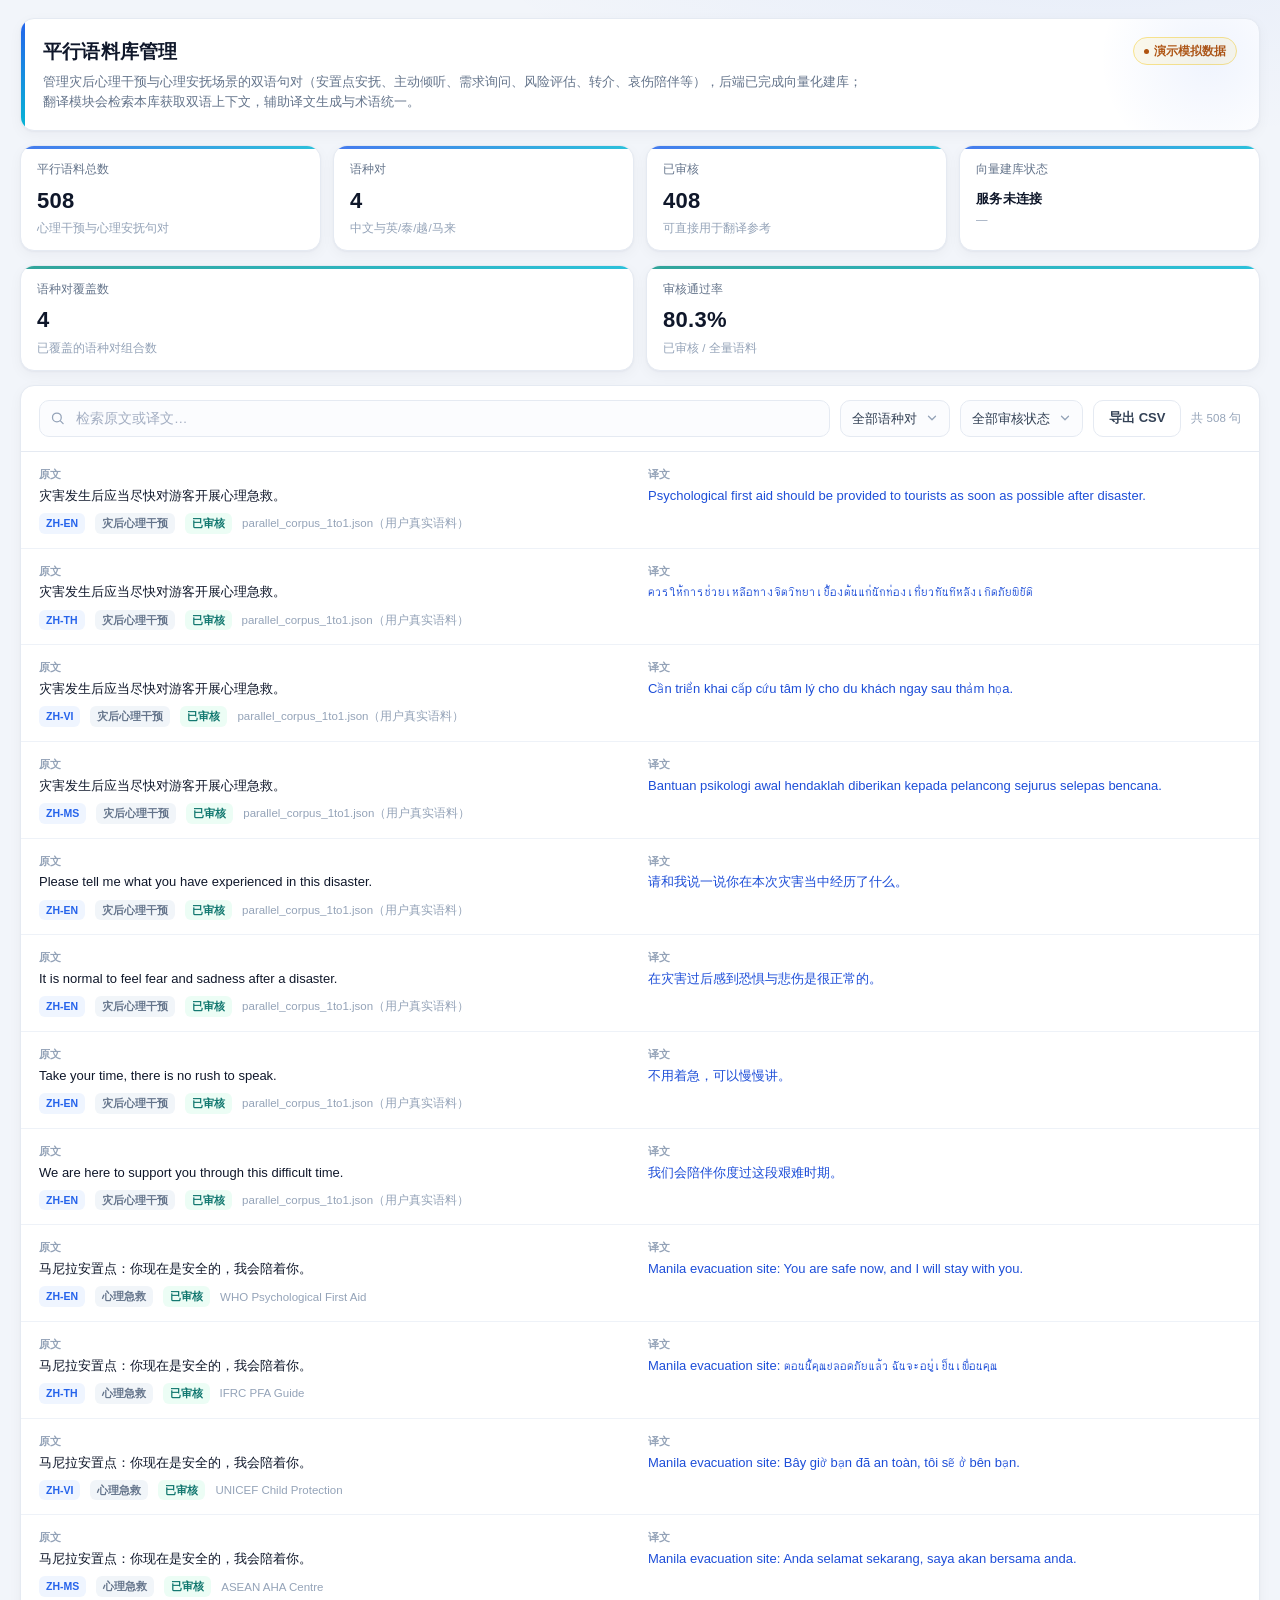
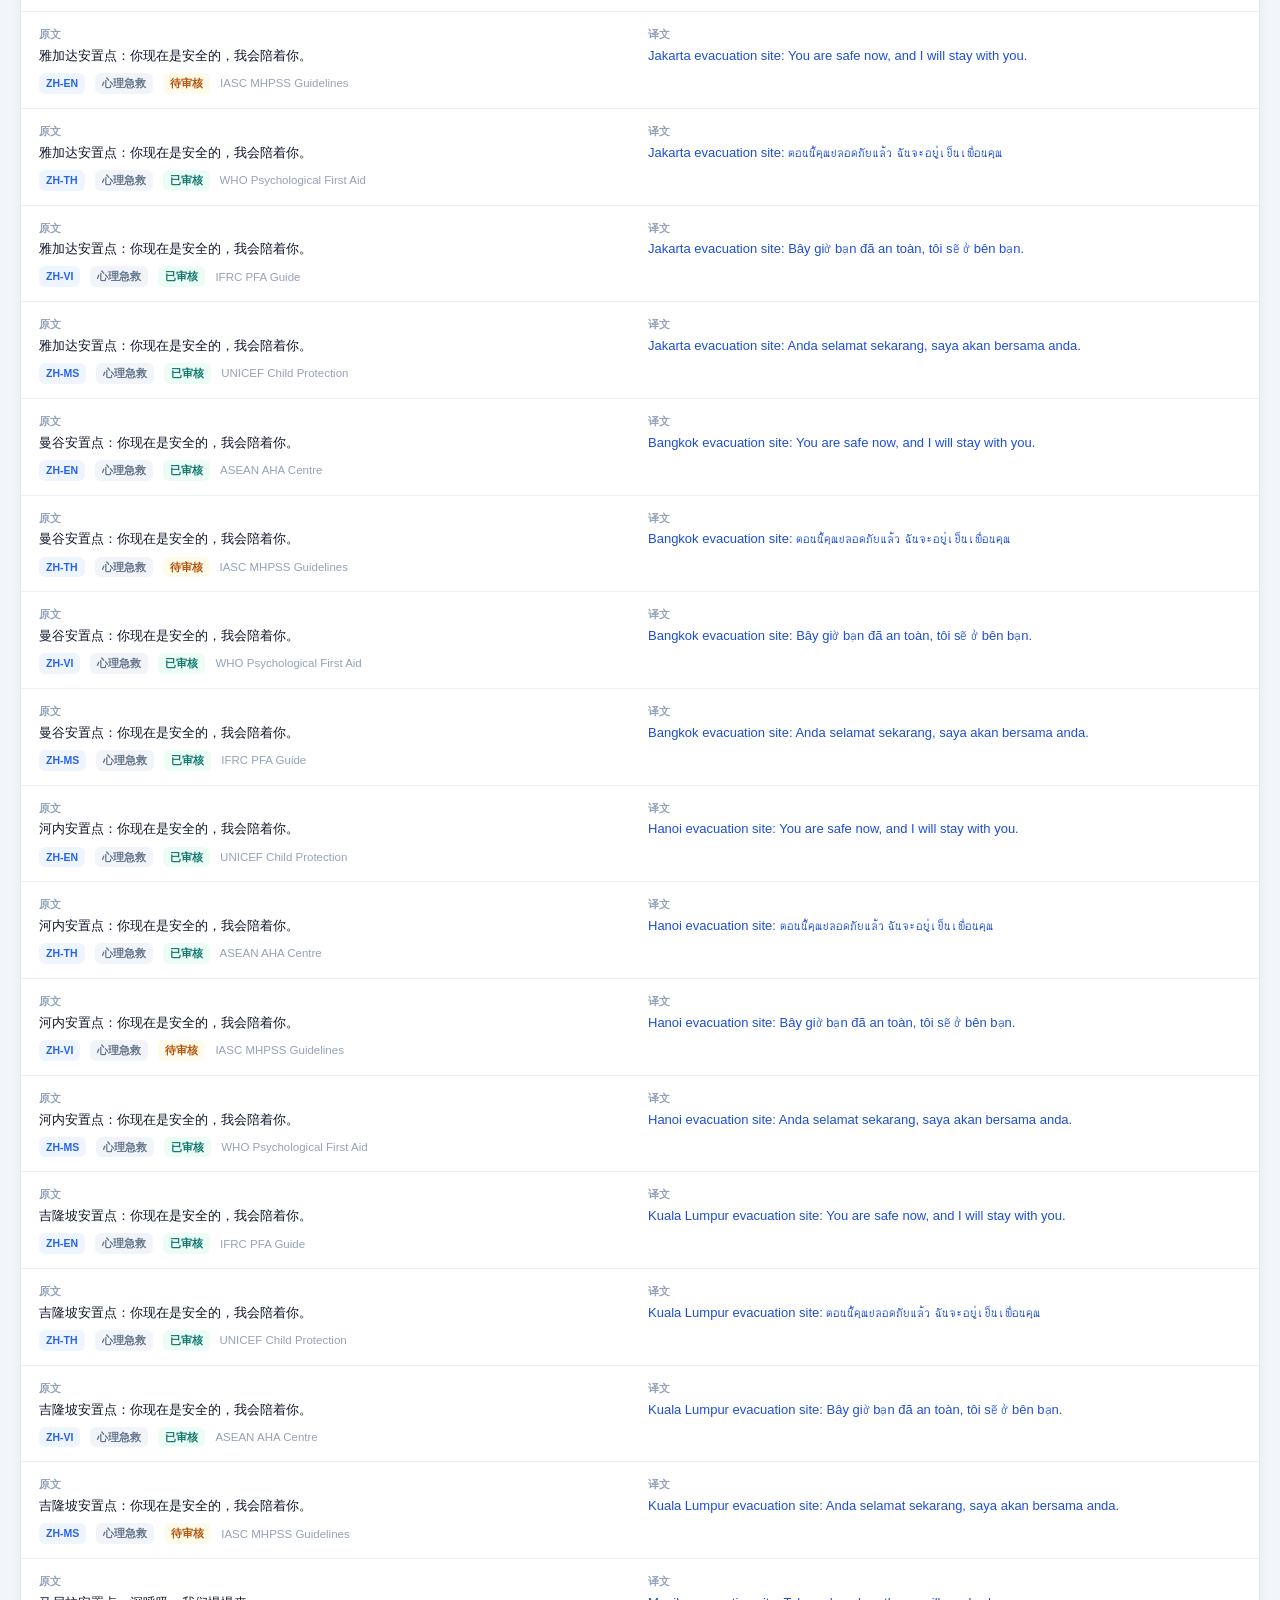
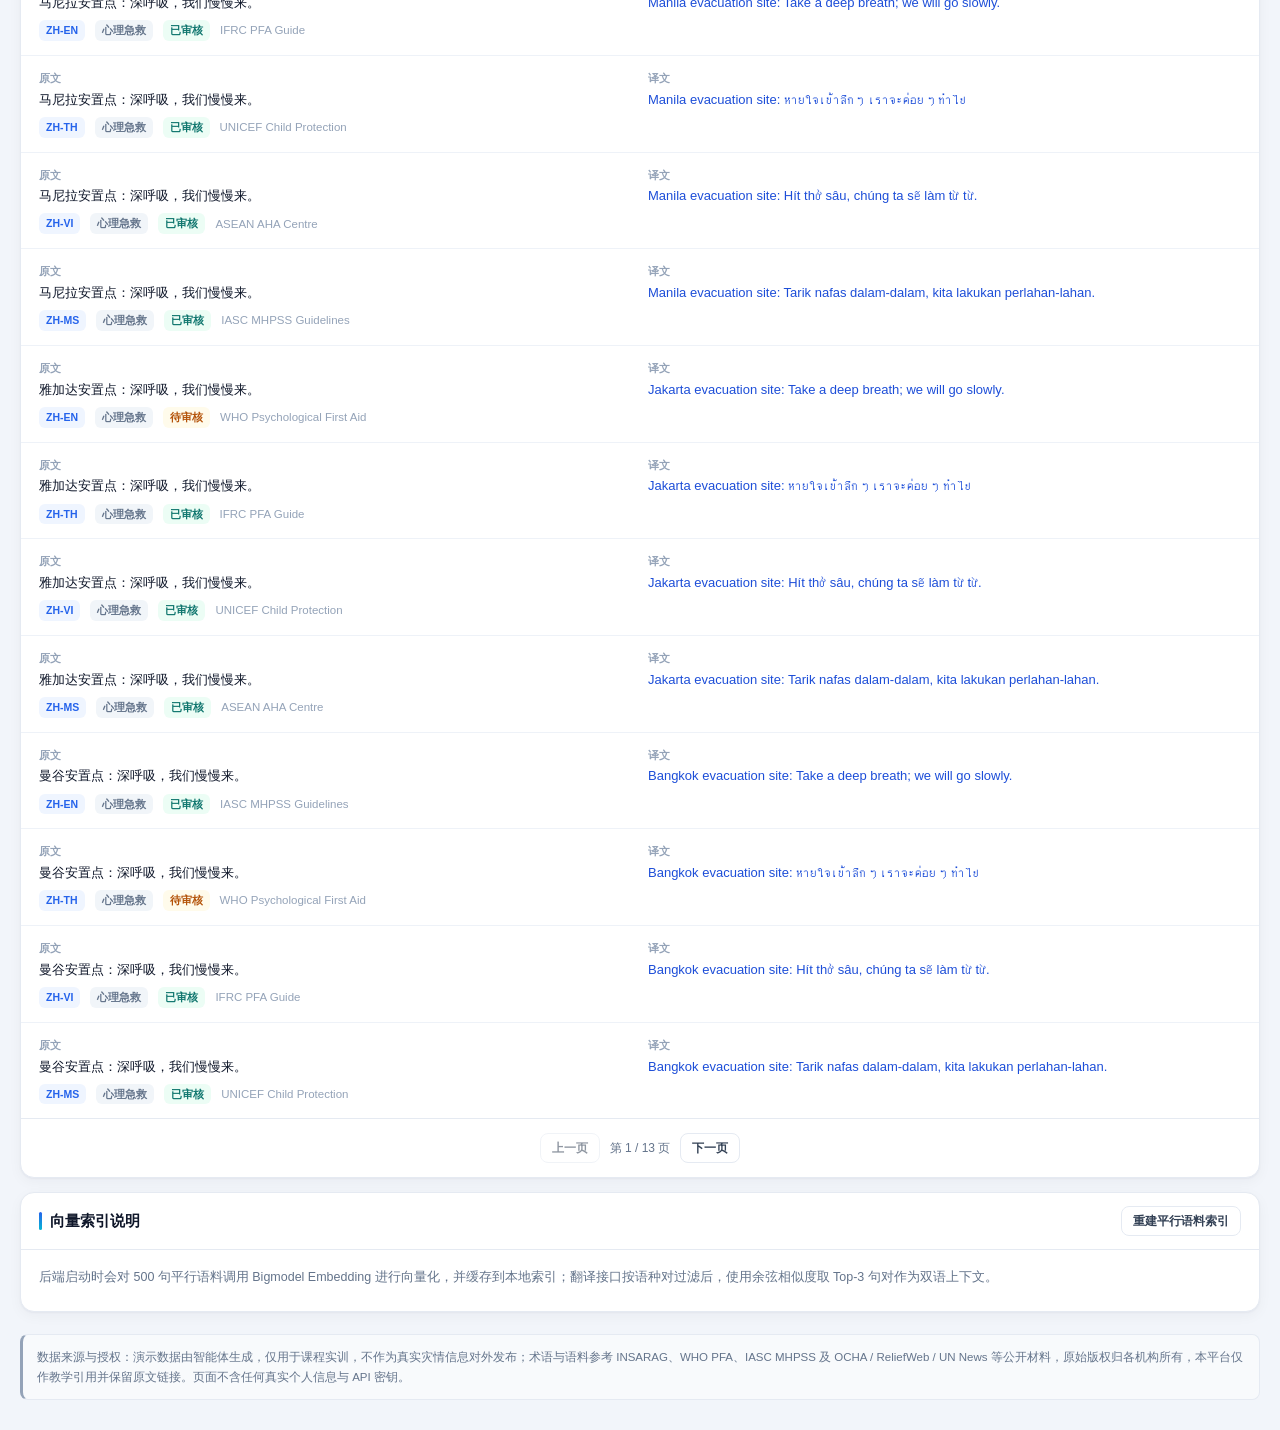
<file: parallel.html>
<!DOCTYPE html>
<html lang="zh-CN">
<head>
<meta charset="UTF-8">
<meta name="viewport" content="width=device-width, initial-scale=1.0">
<title>平行语料库管理 · 东盟灾害心理干预应急语言服务平台</title>
<link rel="stylesheet" href="assets/kb.css">
<style>
  .pair-row{display:flex;gap:16px;align-items:flex-start;}
  .pair-col{flex:1;min-width:0;}
  .pair-col .lbl{font-size:10.5px;color:#94a3b8;font-weight:600;letter-spacing:.4px;text-transform:uppercase;margin-bottom:2px;}
  .pair-col .txt{font-size:13px;line-height:1.7;color:#0f172a;}
  .pair-col .txt.tgt{color:#1d4ed8;}
  .pager{display:flex;align-items:center;justify-content:center;gap:10px;padding:14px;border-top:1px solid var(--line);}
  .pager span{font-size:12px;color:#64748b;}
  .side-note{font-size:11.5px;color:#94a3b8;margin-top:6px;}
  .stats.metrics{grid-template-columns:repeat(2,1fr);}
  .stats.metrics .stat::before{background:linear-gradient(90deg,#0d9488,#06b6d4);}
  @media (max-width:640px){.stats.metrics{grid-template-columns:1fr;}}
  @media (max-width:760px){.pair-row{flex-direction:column;gap:8px;}}
</style>
</head>
<body>
<script src="assets/api-config.js"></script>
<script src="assets/static-api.js"></script>
<div class="wrap">
  <div class="page-head">
    <div>
      <h1 data-i18n="title">平行语料库管理</h1>
      <p data-i18n="desc">管理灾后心理干预与心理安抚场景的双语句对（安置点安抚、主动倾听、需求询问、风险评估、转介、哀伤陪伴等），后端已完成向量化建库；翻译模块会检索本库获取双语上下文，辅助译文生成与术语统一。</p>
    </div>
    <span class="demo-tag" data-i18n="demoTag">演示模拟数据</span>
  </div>

  <div class="stats">
    <div class="stat">
      <div class="stat-label" data-i18n="statTotal">平行语料总数</div>
      <div class="stat-value" id="statTotal">—</div>
      <div class="stat-sub" data-i18n="statTotalSub">心理干预与心理安抚句对</div>
    </div>
    <div class="stat">
      <div class="stat-label" data-i18n="statPairs">语种对</div>
      <div class="stat-value" id="statPairs">—</div>
      <div class="stat-sub" data-i18n="statPairsSub">中文与英/泰/越/马来</div>
    </div>
    <div class="stat">
      <div class="stat-label" data-i18n="statApproved">已审核</div>
      <div class="stat-value" id="statApproved">—</div>
      <div class="stat-sub" data-i18n="statApprovedSub">可直接用于翻译参考</div>
    </div>
    <div class="stat">
      <div class="stat-label" data-i18n="statVector">向量建库状态</div>
      <div class="stat-value" style="font-size:15px;padding-top:6px;" id="statVector">—</div>
      <div class="stat-sub" id="statVectorSub">—</div>
    </div>
  </div>

  <div class="stats metrics">
    <div class="stat">
      <div class="stat-label" data-i18n="statPairCoverage">语种对覆盖数</div>
      <div class="stat-value" id="statPairCoverage">—</div>
      <div class="stat-sub" data-i18n="statPairCoverageSub">已覆盖的语种对组合数</div>
    </div>
    <div class="stat">
      <div class="stat-label" data-i18n="statApprovedRate">审核通过率</div>
      <div class="stat-value" id="statApprovedRate">—</div>
      <div class="stat-sub" data-i18n="statApprovedRateSub">已审核 / 全量语料</div>
    </div>
  </div>

  <div class="panel">
    <div class="toolbar">
      <div class="search-box">
        <svg width="15" height="15" viewBox="0 0 24 24" fill="none" stroke="currentColor" stroke-width="2" stroke-linecap="round" stroke-linejoin="round"><circle cx="11" cy="11" r="7"/><line x1="21" y1="21" x2="16.65" y2="16.65"/></svg>
        <input type="text" id="searchInput" data-i18n-placeholder="searchPlaceholder" placeholder="检索原文或译文…">
      </div>
      <select class="select" id="pairSelect"></select>
      <select class="select" id="reviewSelect"></select>
      <button class="btn btn-outline" id="btnExport" data-i18n="exportCsv">导出 CSV</button>
      <span class="count-text" id="countText">—</span>
    </div>
    <div class="list" id="pairList"></div>
    <div class="pager" id="pager">
      <button class="btn btn-outline btn-sm" id="prevPage" data-i18n="prevPage">上一页</button>
      <span id="pageInfo">—</span>
      <button class="btn btn-outline btn-sm" id="nextPage" data-i18n="nextPage">下一页</button>
    </div>
  </div>

  <div class="panel">
    <div class="panel-head">
      <h2 data-i18n="vectorTitle">向量索引说明</h2>
      <button class="btn btn-outline btn-sm" id="btnRebuild" data-i18n="rebuildBtn">重建平行语料索引</button>
    </div>
    <div class="panel-body">
      <p style="margin:0;font-size:12.5px;color:#64748b;line-height:1.8;" data-i18n="vectorDesc">后端启动时会对 500 句平行语料调用 Bigmodel Embedding 进行向量化，并缓存到本地索引；翻译接口按语种对过滤后，使用余弦相似度取 Top-3 句对作为双语上下文。</p>
      <div class="side-note" id="vectorMeta"></div>
    </div>
  </div>
</div>

<div class="modal-mask" id="modalMask">
  <div class="modal">
    <div class="modal-head">
      <div>
        <h3 id="modalTitle">语料详情</h3>
        <p id="modalSub"></p>
      </div>
      <button class="modal-close" id="modalClose" aria-label="close">
        <svg width="15" height="15" viewBox="0 0 24 24" fill="none" stroke="currentColor" stroke-width="2" stroke-linecap="round" stroke-linejoin="round"><line x1="18" y1="6" x2="6" y2="18"/><line x1="6" y1="6" x2="18" y2="18"/></svg>
      </button>
    </div>
    <div class="modal-body" id="modalBody"></div>
    <div class="modal-foot">
      <button class="btn btn-primary" id="modalOk" data-i18n="close">关闭</button>
    </div>
  </div>
</div>

<script src="assets/kb.js"></script>
<script>
(function () {
  "use strict";

  var T = {
    zh: {
      docTitle: "平行语料库管理 · 东盟灾害心理干预应急语言服务平台",
      title: "平行语料库管理",
      desc: "管理灾后心理干预与心理安抚场景的双语句对（安置点安抚、主动倾听、需求询问、风险评估、转介、哀伤陪伴等），后端已完成向量化建库；翻译模块会检索本库获取双语上下文，辅助译文生成与术语统一。",
      demoTag: "演示模拟数据",
      statTotal: "平行语料总数",
      statTotalSub: "心理干预与心理安抚句对",
      statPairs: "语种对",
      statPairsSub: "中文与英/泰/越/马来",
      statApproved: "已审核",
      statApprovedSub: "可直接用于翻译参考",
      statPairCoverage: "语种对覆盖数",
      statPairCoverageSub: "已覆盖的语种对组合数",
      statApprovedRate: "审核通过率",
      statApprovedRateSub: "已审核 / 全量语料",
      exportCsv: "导出 CSV",
      exportEmpty: "当前筛选没有可导出的语料",
      exportDone: "已导出 {n} 条语料",
      statVector: "向量建库状态",
      searchPlaceholder: "检索原文或译文…",
      filterAllPairs: "全部语种对",
      filterAllReview: "全部审核状态",
      approved: "已审核",
      pending: "待审核",
      count: "共 {n} 句",
      sourceLabel: "原文",
      targetLabel: "译文",
      noResult: "没有匹配的平行语料，请调整筛选条件",
      loading: "正在加载平行语料…",
      error: "加载失败，请确认已启动本地服务（python rag_server.py）",
      prevPage: "上一页",
      nextPage: "下一页",
      pageInfo: "第 {p} / {n} 页",
      vectorTitle: "向量索引说明",
      vectorDesc: "后端启动时会对 500 句平行语料调用 Bigmodel Embedding 进行向量化，并缓存到本地索引；翻译接口按语种对过滤后，使用余弦相似度取 Top-3 句对作为双语上下文。",
      rebuildBtn: "重建平行语料索引",
      rebuilding: "重建中…",
      rebuildDone: "平行语料索引已重建：{n} 句 · {d} 维",
      rebuildFail: "重建失败：{e}",
      vectorReady: "已就绪 · {model} · {dim} 维",
      vectorPending: "未构建",
      vectorOffline: "服务未连接",
      vectorMeta: "索引模型：{model} · 向量维度：{dim} · 构建时间：{time}",
      detailTitle: "语料详情",
      pairLabel: "语种对",
      domainLabel: "领域",
      sourceNameLabel: "来源",
      reviewLabel: "审核状态",
      close: "关闭",
      scoreLabel: "相似度 {p}%"
    },
    en: {
      docTitle: "Parallel Corpus Management · ASEAN Emergency Language Platform",
      title: "Parallel Corpus Management",
      desc: "Manages bilingual sentence pairs for disaster response and psychosocial support. The corpus is vectorized on the backend and retrieved by the translation module as bilingual context.",
      demoTag: "Demo data",
      statTotal: "Parallel sentences",
      statTotalSub: "Disaster response and psychosocial pairs",
      statPairs: "Language pairs",
      statPairsSub: "Chinese with EN/TH/VI/MS",
      statApproved: "Reviewed",
      statApprovedSub: "Ready for translation reference",
      statPairCoverage: "Language pairs covered",
      statPairCoverageSub: "Distinct language-pair combinations",
      statApprovedRate: "Approval rate",
      statApprovedRateSub: "Reviewed / all sentences",
      exportCsv: "Export CSV",
      exportEmpty: "No filtered sentences to export",
      exportDone: "Exported {n} sentences",
      statVector: "Vector index status",
      searchPlaceholder: "Search source or target text…",
      filterAllPairs: "All language pairs",
      filterAllReview: "All review states",
      approved: "Reviewed",
      pending: "Pending review",
      count: "{n} sentences",
      sourceLabel: "Source",
      targetLabel: "Target",
      noResult: "No matching parallel sentences, please adjust the filters",
      loading: "Loading parallel corpus…",
      error: "Failed to load. Make sure the local server is running (python rag_server.py).",
      prevPage: "Previous",
      nextPage: "Next",
      pageInfo: "Page {p} / {n}",
      vectorTitle: "About the vector index",
      vectorDesc: "On startup the backend embeds all 500 parallel sentences with Bigmodel Embedding and caches the index locally. The translation API filters by language pair and retrieves the Top-3 sentence pairs by cosine similarity.",
      rebuildBtn: "Rebuild parallel index",
      rebuilding: "Rebuilding…",
      rebuildDone: "Parallel index rebuilt: {n} sentences · {d}-dim",
      rebuildFail: "Rebuild failed: {e}",
      vectorReady: "Ready · {model} · {dim}-dim",
      vectorPending: "Not built",
      vectorOffline: "Service offline",
      vectorMeta: "Model: {model} · Dimensions: {dim} · Built at: {time}",
      detailTitle: "Corpus detail",
      pairLabel: "Language pair",
      domainLabel: "Domain",
      sourceNameLabel: "Source",
      reviewLabel: "Review status",
      close: "Close",
      scoreLabel: "Similarity {p}%"
    },
    th: {
      docTitle: "การจัดการคลังประโยคคู่ขนาน · แพลตฟอร์มภาษาเพื่อการช่วยเหลือภัยพิบัติอาเซียน",
      title: "การจัดการคลังประโยคคู่ขนาน",
      desc: "จัดการประโยคคู่สองภาษาด้านการช่วยเหลือภัยพิบัติและการปลอบประโลมทางจิตใจ ระบบหลังบ้านสร้างดัชนีเวกเตอร์ และโมดูลแปลจะค้นคลังนี้เป็นบริบทช่วยแปล",
      demoTag: "ข้อมูลสาธิต",
      statTotal: "จำนวนประโยคคู่ขนาน",
      statTotalSub: "ประโยคด้านการช่วยเหลือและจิตใจ",
      statPairs: "คู่ภาษา",
      statPairsSub: "จีนกับอังกฤษ/ไทย/เวียดนาม/มลายู",
      statApproved: "ตรวจแล้ว",
      statApprovedSub: "ใช้เป็นข้อมูลอ้างอิงได้",
      statPairCoverage: "จำนวนคู่ภาษาที่ครอบคลุม",
      statPairCoverageSub: "จำนวนคู่ภาษาที่มีข้อมูล",
      statApprovedRate: "อัตราการตรวจผ่าน",
      statApprovedRateSub: "ตรวจแล้ว / ประโยคทั้งหมด",
      exportCsv: "ส่งออก CSV",
      exportEmpty: "ไม่มีประโยคที่กรองได้ให้ส่งออก",
      exportDone: "ส่งออกแล้ว {n} ประโยค",
      statVector: "สถานะดัชนีเวกเตอร์",
      searchPlaceholder: "ค้นหาต้นฉบับหรือคำแปล…",
      filterAllPairs: "ทุกคู่ภาษา",
      filterAllReview: "ทุกสถานะการตรวจ",
      approved: "ตรวจแล้ว",
      pending: "รอตรวจ",
      count: "{n} ประโยค",
      sourceLabel: "ต้นฉบับ",
      targetLabel: "คำแปล",
      noResult: "ไม่พบประโยคคู่ขนานที่ตรงกัน โปรดปรับตัวกรอง",
      loading: "กำลังโหลดคลังประโยค…",
      error: "โหลดไม่สำเร็จ โปรดตรวจสอบเซิร์ฟเวอร์ (python rag_server.py)",
      prevPage: "ก่อนหน้า",
      nextPage: "ถัดไป",
      pageInfo: "หน้า {p} / {n}",
      vectorTitle: "คำอธิบายดัชนีเวกเตอร์",
      vectorDesc: "เมื่อเริ่มระบบ ระบบหลังบ้านจะแปลง 500 ประโยคเป็นเวกเตอร์ด้วย Bigmodel Embedding และแคชไว้ในเครื่อง API แปลจะกรองตามคู่ภาษาและใช้ความคล้ายโคไซน์เลือก 3 ประโยคแรก",
      rebuildBtn: "สร้างดัชนีใหม่",
      rebuilding: "กำลังสร้าง…",
      rebuildDone: "สร้างดัชนีใหม่แล้ว: {n} ประโยค · {d} มิติ",
      rebuildFail: "สร้างใหม่ไม่สำเร็จ: {e}",
      vectorReady: "พร้อม · {model} · {dim} มิติ",
      vectorPending: "ยังไม่สร้าง",
      vectorOffline: "ไม่ได้เชื่อมต่อเซิร์ฟเวอร์",
      vectorMeta: "โมเดล: {model} · มิติ: {dim} · เวลาสร้าง: {time}",
      detailTitle: "รายละเอียดประโยค",
      pairLabel: "คู่ภาษา",
      domainLabel: "สาขา",
      sourceNameLabel: "แหล่งที่มา",
      reviewLabel: "สถานะการตรวจ",
      close: "ปิด",
      scoreLabel: "ความคล้าย {p}%"
    },
    vi: {
      docTitle: "Quản lý ngữ liệu song song · Nền tảng ngôn ngữ ứng phó thảm họa ASEAN",
      title: "Quản lý ngữ liệu song song",
      desc: "Quản lý các cặp câu song ngữ về ứng phó thảm họa và hỗ trợ tâm lý. Máy chủ đã lập chỉ mục vector; mô-đun dịch sẽ truy xuất ngữ liệu này làm ngữ cảnh.",
      demoTag: "Dữ liệu mô phỏng",
      statTotal: "Tổng số câu song song",
      statTotalSub: "Cặp câu ứng phó và hỗ trợ tâm lý",
      statPairs: "Cặp ngôn ngữ",
      statPairsSub: "Trung với Anh/Thái/Việt/Mã Lai",
      statApproved: "Đã duyệt",
      statApprovedSub: "Dùng được làm tham khảo",
      statPairCoverage: "Số cặp ngôn ngữ bao phủ",
      statPairCoverageSub: "Số tổ hợp cặp ngôn ngữ có dữ liệu",
      statApprovedRate: "Tỷ lệ duyệt",
      statApprovedRateSub: "Đã duyệt / toàn bộ câu",
      exportCsv: "Xuất CSV",
      exportEmpty: "Không có câu nào để xuất",
      exportDone: "Đã xuất {n} câu",
      statVector: "Trạng thái chỉ mục",
      searchPlaceholder: "Tìm nguyên văn hoặc bản dịch…",
      filterAllPairs: "Tất cả cặp ngôn ngữ",
      filterAllReview: "Tất cả trạng thái",
      approved: "Đã duyệt",
      pending: "Chờ duyệt",
      count: "{n} câu",
      sourceLabel: "Nguyên văn",
      targetLabel: "Bản dịch",
      noResult: "Không có câu phù hợp, vui lòng điều chỉnh bộ lọc",
      loading: "Đang tải ngữ liệu…",
      error: "Tải thất bại. Hãy kiểm tra máy chủ cục bộ (python rag_server.py).",
      prevPage: "Trang trước",
      nextPage: "Trang sau",
      pageInfo: "Trang {p} / {n}",
      vectorTitle: "Giới thiệu chỉ mục vector",
      vectorDesc: "Khi khởi động, máy chủ tạo vector cho 500 câu bằng Bigmodel Embedding và lưu chỉ mục cục bộ. API dịch lọc theo cặp ngôn ngữ và lấy Top-3 câu theo độ tương đồng cosin.",
      rebuildBtn: "Xây dựng lại chỉ mục",
      rebuilding: "Đang xây dựng…",
      rebuildDone: "Đã xây dựng lại: {n} câu · {d} chiều",
      rebuildFail: "Xây dựng lại thất bại: {e}",
      vectorReady: "Sẵn sàng · {model} · {dim} chiều",
      vectorPending: "Chưa xây dựng",
      vectorOffline: "Máy chủ chưa kết nối",
      vectorMeta: "Mô hình: {model} · Số chiều: {dim} · Thời điểm: {time}",
      detailTitle: "Chi tiết ngữ liệu",
      pairLabel: "Cặp ngôn ngữ",
      domainLabel: "Lĩnh vực",
      sourceNameLabel: "Nguồn",
      reviewLabel: "Trạng thái duyệt",
      close: "Đóng",
      scoreLabel: "Tương đồng {p}%"
    },
    ms: {
      docTitle: "Pengurusan Korpus Selari · Platform Bahasa Kecemasan ASEAN",
      title: "Pengurusan Korpus Selari",
      desc: "Mengurus pasangan ayat dwibahasa bagi tindak balas bencana dan sokongan psikososial. Pelayan telah membina indeks vektor; modul terjemahan menggunakan korpus ini sebagai konteks.",
      demoTag: "Data demo",
      statTotal: "Jumlah ayat selari",
      statTotalSub: "Pasangan tindak balas dan sokongan psikososial",
      statPairs: "Pasangan bahasa",
      statPairsSub: "Cina dengan EN/TH/VI/MS",
      statApproved: "Disemak",
      statApprovedSub: "Sedia untuk rujukan terjemahan",
      statPairCoverage: "Pasangan bahasa diliputi",
      statPairCoverageSub: "Bilangan gabungan pasangan bahasa",
      statApprovedRate: "Kadar kelulusan",
      statApprovedRateSub: "Disemak / semua ayat",
      exportCsv: "Eksport CSV",
      exportEmpty: "Tiada ayat untuk dieksport",
      exportDone: "{n} ayat dieksport",
      statVector: "Status indeks vektor",
      searchPlaceholder: "Cari teks sumber atau sasaran…",
      filterAllPairs: "Semua pasangan bahasa",
      filterAllReview: "Semua status semakan",
      approved: "Disemak",
      pending: "Menunggu semakan",
      count: "{n} ayat",
      sourceLabel: "Sumber",
      targetLabel: "Sasaran",
      noResult: "Tiada ayat selari sepadan, sila ubah penapis",
      loading: "Memuatkan korpus selari…",
      error: "Gagal memuatkan. Pastikan pelayan setempat berjalan (python rag_server.py).",
      prevPage: "Sebelum",
      nextPage: "Seterusnya",
      pageInfo: "Halaman {p} / {n}",
      vectorTitle: "Tentang indeks vektor",
      vectorDesc: "Semasa permulaan, pelayan membina vektor untuk 500 ayat menggunakan Bigmodel Embedding dan menyimpan indeks secara setempat. API terjemahan menapis mengikut pasangan bahasa dan mengambil Top-3 ayat mengikut persamaan kosinus.",
      rebuildBtn: "Bina semula indeks",
      rebuilding: "Membina semula…",
      rebuildDone: "Indeks dibina semula: {n} ayat · {d} dimensi",
      rebuildFail: "Bina semula gagal: {e}",
      vectorReady: "Sedia · {model} · {dim} dimensi",
      vectorPending: "Belum dibina",
      vectorOffline: "Pelayan tidak disambung",
      vectorMeta: "Model: {model} · Dimensi: {dim} · Dibina: {time}",
      detailTitle: "Butiran korpus",
      pairLabel: "Pasangan bahasa",
      domainLabel: "Domain",
      sourceNameLabel: "Sumber",
      reviewLabel: "Status semakan",
      close: "Tutup",
      scoreLabel: "Persamaan {p}%"
    }
  };

  var lang = KB.readLang();
  var t = KB.makeT(T, lang);
  var data = [];
  var keyword = "";
  var pairFilter = "all";
  var reviewFilter = "all";
  var page = 1;
  var pageSize = 40;
  var activeItem = null;

  function pairOptions() {
    var pairs = {};
    data.forEach(function (item) { pairs[item.lang_pair] = true; });
    return Object.keys(pairs).sort();
  }

  function renderFilters() {
    var pairSelect = document.getElementById("pairSelect");
    var reviewSelect = document.getElementById("reviewSelect");
    pairSelect.innerHTML = '<option value="all">' + KB.escapeHtml(t("filterAllPairs")) + "</option>" +
      pairOptions().map(function (code) {
        return '<option value="' + KB.escapeHtml(code) + '">' + KB.escapeHtml(code.toUpperCase()) + "</option>";
      }).join("");
    pairSelect.value = pairFilter;
    reviewSelect.innerHTML = '<option value="all">' + KB.escapeHtml(t("filterAllReview")) + "</option>" +
      '<option value="approved">' + KB.escapeHtml(t("approved")) + "</option>" +
      '<option value="pending">' + KB.escapeHtml(t("pending")) + "</option>";
    reviewSelect.value = reviewFilter;
  }

  function filtered() {
    var word = keyword.trim().toLowerCase();
    return data.filter(function (item) {
      if (pairFilter !== "all" && item.lang_pair !== pairFilter) return false;
      if (reviewFilter !== "all") {
        var approved = item.review_status === "已审核";
        if (reviewFilter === "approved" && !approved) return false;
        if (reviewFilter === "pending" && approved) return false;
      }
      if (!word) return true;
      return (item.source_text + " " + item.target_text).toLowerCase().indexOf(word) >= 0;
    });
  }

  function renderList() {
    var rows = filtered();
    var totalPages = Math.max(1, Math.ceil(rows.length / pageSize));
    if (page > totalPages) page = totalPages;
    var start = (page - 1) * pageSize;
    var slice = rows.slice(start, start + pageSize);
    document.getElementById("countText").textContent = KB.fillTpl(t("count"), { n: rows.length });
    document.getElementById("pageInfo").textContent = KB.fillTpl(t("pageInfo"), { p: page, n: totalPages });
    document.getElementById("prevPage").disabled = page <= 1;
    document.getElementById("nextPage").disabled = page >= totalPages;

    var list = document.getElementById("pairList");
    if (!slice.length) {
      list.innerHTML = '<div class="empty">' + KB.escapeHtml(t("noResult")) + "</div>";
      return;
    }
    list.innerHTML = slice.map(function (item, i) {
      var approved = item.review_status === "已审核";
      return '<div class="row" data-index="' + i + '" role="button" tabindex="0">' +
        '<div class="row-main">' +
          '<div class="pair-row">' +
            '<div class="pair-col"><div class="lbl">' + KB.escapeHtml(t("sourceLabel")) + "</div>" +
              '<div class="txt">' + KB.highlight(item.source_text, keyword) + "</div></div>" +
            '<div class="pair-col"><div class="lbl">' + KB.escapeHtml(t("targetLabel")) + "</div>" +
              '<div class="txt tgt">' + KB.highlight(item.target_text, keyword) + "</div></div>" +
          "</div>" +
          '<div class="row-meta">' +
            '<span class="tag blue">' + KB.escapeHtml((item.lang_pair || "").toUpperCase()) + "</span>" +
            '<span class="tag gray">' + KB.escapeHtml(item.domain || "") + "</span>" +
            '<span class="tag ' + (approved ? "green" : "amber") + '">' + KB.escapeHtml(approved ? t("approved") : t("pending")) + "</span>" +
            "<span>" + KB.escapeHtml(item.source || "") + "</span>" +
          "</div>" +
        "</div>" +
      "</div>";
    }).join("");
    Array.prototype.forEach.call(list.querySelectorAll(".row"), function (row) {
      row.addEventListener("click", function () {
        openDetail(slice[parseInt(row.getAttribute("data-index"), 10)]);
      });
    });
  }

  function openDetail(item) {
    if (!item) return;
    activeItem = item;
    var approved = item.review_status === "已审核";
    document.getElementById("modalTitle").textContent = (item.lang_pair || "").toUpperCase() + " · " + item.id;
    document.getElementById("modalSub").textContent = item.source || "";
    document.getElementById("modalBody").innerHTML =
      '<div class="detail-grid">' +
        '<div class="detail-cell"><b>' + KB.escapeHtml(t("pairLabel")) + "</b><span>" + KB.escapeHtml((item.lang_pair || "").toUpperCase()) + "</span></div>" +
        '<div class="detail-cell"><b>' + KB.escapeHtml(t("domainLabel")) + "</b><span>" + KB.escapeHtml(item.domain || "") + "</span></div>" +
        '<div class="detail-cell"><b>' + KB.escapeHtml(t("sourceNameLabel")) + "</b><span>" + KB.escapeHtml(item.source || "") + "</span></div>" +
        '<div class="detail-cell"><b>' + KB.escapeHtml(t("reviewLabel")) + "</b><span>" + KB.escapeHtml(approved ? t("approved") : t("pending")) + "</span></div>" +
      "</div>" +
      '<div class="detail-block"><h4>' + KB.escapeHtml(t("sourceLabel")) + "</h4><p>" + KB.escapeHtml(item.source_text) + "</p></div>" +
      '<div class="detail-block"><h4>' + KB.escapeHtml(t("targetLabel")) + "</h4><p>" + KB.escapeHtml(item.target_text) + "</p></div>" +
      '<div class="detail-block"><h4>授权说明 / License</h4><p>' + KB.escapeHtml(item.license || "-") + "</p></div>";
    document.getElementById("modalMask").classList.add("show");
  }

  function closeDetail() {
    document.getElementById("modalMask").classList.remove("show");
    activeItem = null;
  }

  function updateStats() {
    var approvedCount = data.filter(function (item) {
      return item.review_status === "已审核";
    }).length;
    document.getElementById("statTotal").textContent = data.length;
    document.getElementById("statPairs").textContent = pairOptions().length;
    document.getElementById("statApproved").textContent = approvedCount;
    document.getElementById("statPairCoverage").textContent = pairOptions().length;
    document.getElementById("statApprovedRate").textContent = data.length
      ? ((approvedCount / data.length) * 100).toFixed(1) + "%" : "—";
  }

  /* ---------- 特色功能：导出当前筛选结果为 CSV ---------- */
  function csvCell(value) {
    return '"' + String(value == null ? "" : value).replace(/"/g, '""') + '"';
  }

  function timeStamp() {
    var d = new Date();
    function pad(n) { return (n < 10 ? "0" : "") + n; }
    return d.getFullYear() + pad(d.getMonth() + 1) + pad(d.getDate()) + "_" +
      pad(d.getHours()) + pad(d.getMinutes()) + pad(d.getSeconds());
  }

  function exportCsv() {
    var rows = filtered();
    if (!rows.length) {
      KB.toast(t("exportEmpty"), "error");
      return;
    }
    var header = [t("sourceLabel"), t("targetLabel"), t("pairLabel"),
      t("sourceNameLabel"), t("reviewLabel")];
    var lines = [header.map(csvCell).join(",")];
    rows.forEach(function (item) {
      lines.push([
        item.source_text, item.target_text, (item.lang_pair || "").toUpperCase(),
        item.source,
        item.review_status === "已审核" ? t("approved") : t("pending")
      ].map(csvCell).join(","));
    });
    var blob = new Blob(["\ufeff" + lines.join("\r\n")], { type: "text/csv;charset=utf-8" });
    var url = URL.createObjectURL(blob);
    var link = document.createElement("a");
    link.href = url;
    link.download = "parallel_corpus_" + timeStamp() + ".csv";
    document.body.appendChild(link);
    link.click();
    document.body.removeChild(link);
    setTimeout(function () { URL.revokeObjectURL(url); }, 1500);
    KB.toast(KB.fillTpl(t("exportDone"), { n: rows.length }));
  }

  function applyStatus(info) {
    var value = document.getElementById("statVector");
    var sub = document.getElementById("statVectorSub");
    var meta = document.getElementById("vectorMeta");
    var ready = info && info.parallel_index_ready;
    value.textContent = ready ? t("vectorReady")
      .replace("{model}", info.parallel_model || "")
      .replace("{dim}", String(info.parallel_dim || 0)) : t("vectorPending");
    value.style.fontSize = "13px";
    sub.textContent = ready ? (info.parallel_built_at || "") : t("vectorPending");
    if (ready) {
      meta.textContent = KB.fillTpl(t("vectorMeta"), {
        model: info.parallel_model || "",
        dim: info.parallel_dim || 0,
        time: info.parallel_built_at || "-"
      });
    } else {
      meta.textContent = "";
    }
  }

  function refreshStatus() {
    KB.fetchJson("/api/status")
      .then(function (info) { applyStatus(info); })
      .catch(function () {
        document.getElementById("statVector").textContent = t("vectorOffline");
        document.getElementById("statVector").style.fontSize = "13px";
      });
  }

  function rebuild() {
    var button = document.getElementById("btnRebuild");
    button.disabled = true;
    button.textContent = t("rebuilding");
    fetch("/api/rebuild?target=parallel", { method: "POST" })
      .then(function (res) { return res.json(); })
      .then(function (info) {
        if (info.ok === false) throw new Error(info.error || "HTTP");
        applyStatus(info);
        KB.toast(KB.fillTpl(t("rebuildDone"), { n: info.parallel_count, d: info.parallel_dim }));
      })
      .catch(function (err) {
        KB.toast(KB.fillTpl(t("rebuildFail"), { e: err.message }), "error");
      })
      .then(function () {
        button.disabled = false;
        button.textContent = t("rebuildBtn");
      });
  }

  function applyLang(next) {
    lang = next;
    t = KB.makeT(T, lang);
    document.documentElement.lang = lang === "zh" ? "zh-CN" : lang;
    document.title = t("docTitle");
    KB.applyStatic(t);
    document.getElementById("searchInput").placeholder = t("searchPlaceholder");
    renderFilters();
    renderList();
    refreshStatus();
    document.getElementById("btnRebuild").textContent = t("rebuildBtn");
    if (activeItem) openDetail(activeItem);
  }

  function load() {
    document.getElementById("pairList").innerHTML = '<div class="empty">' + KB.escapeHtml(t("loading")) + "</div>";
    Promise.all([KB.fetchJson("parallel_corpus_1to1.json"), KB.fetchJson("parallel.json")])
      .then(function (results) {
        var real = Array.isArray(results[0]) ? results[0] : [];
        data = real.concat(Array.isArray(results[1]) ? results[1] : []);
        updateStats();
        renderFilters();
        renderList();
      })
      .catch(function () {
        document.getElementById("pairList").innerHTML = '<div class="empty">' + KB.escapeHtml(t("error")) + "</div>";
      });
  }

  var timer = null;
  document.getElementById("searchInput").addEventListener("input", function (e) {
    clearTimeout(timer);
    var value = e.target.value;
    timer = setTimeout(function () {
      keyword = value;
      page = 1;
      renderList();
    }, 160);
  });
  document.getElementById("pairSelect").addEventListener("change", function () {
    pairFilter = this.value;
    page = 1;
    renderList();
  });
  document.getElementById("reviewSelect").addEventListener("change", function () {
    reviewFilter = this.value;
    page = 1;
    renderList();
  });
  document.getElementById("prevPage").addEventListener("click", function () {
    if (page > 1) { page -= 1; renderList(); }
  });
  document.getElementById("btnExport").addEventListener("click", exportCsv);
  document.getElementById("nextPage").addEventListener("click", function () {
    page += 1;
    renderList();
  });
  document.getElementById("btnRebuild").addEventListener("click", rebuild);
  document.getElementById("modalClose").addEventListener("click", closeDetail);
  document.getElementById("modalOk").addEventListener("click", closeDetail);
  document.getElementById("modalMask").addEventListener("click", function (e) {
    if (e.target === e.currentTarget) closeDetail();
  });
  document.addEventListener("keydown", function (e) {
    if (e.key === "Escape") closeDetail();
  });

  KB.bindLanguage(applyLang, { onVisible: true });
  applyLang(lang);
  load();
})();
</script>
</body>
</html>
</file>
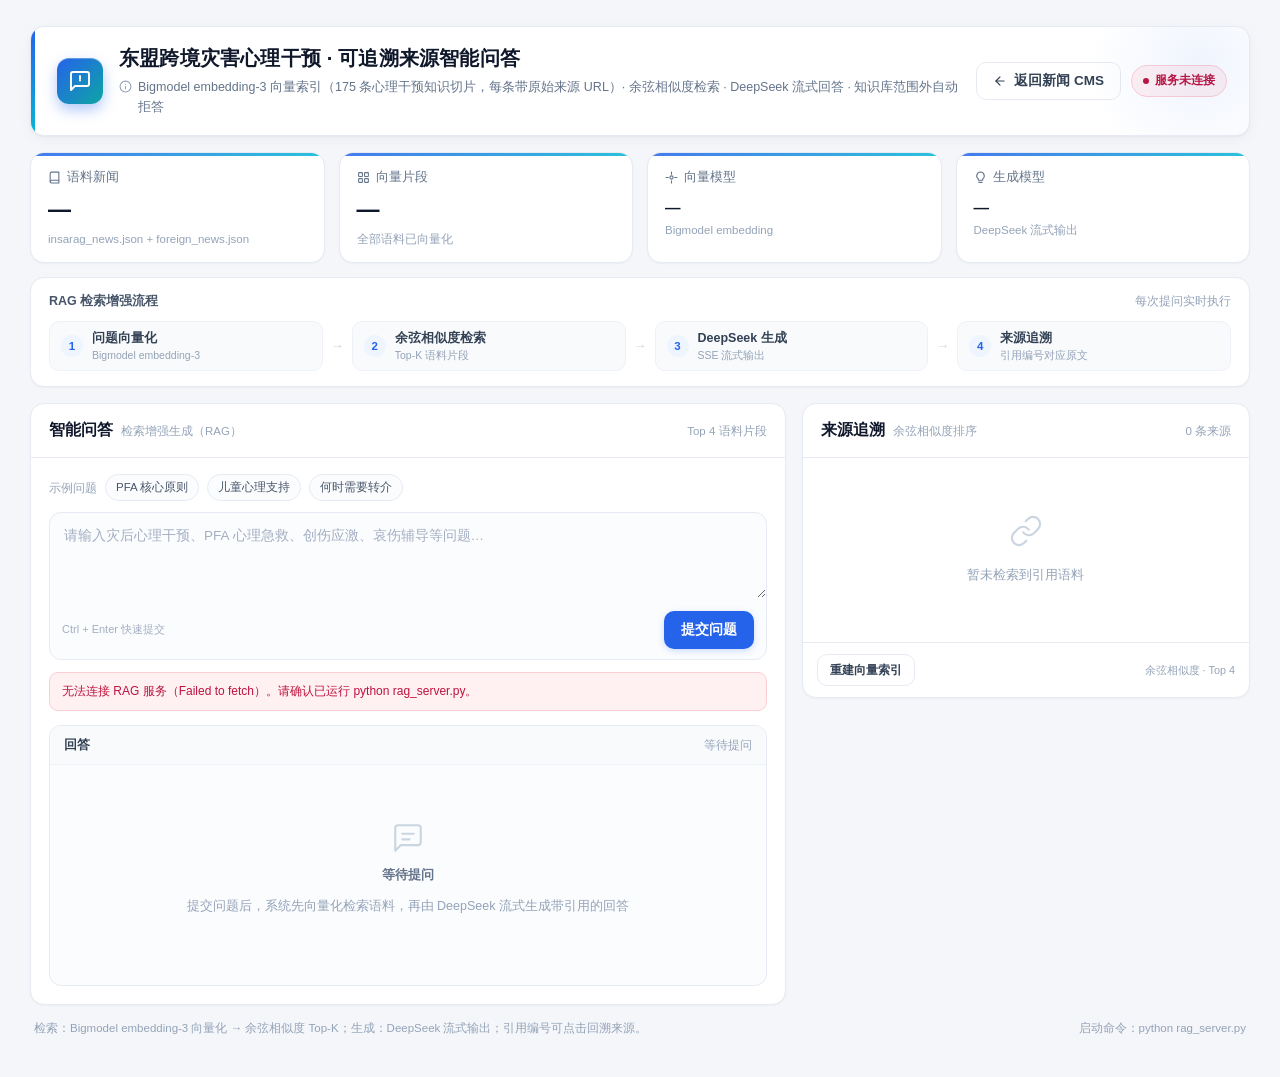
<file: rag.html>
<!DOCTYPE html>
<html lang="zh-CN">
<head>
<meta charset="UTF-8">
<meta name="viewport" content="width=device-width, initial-scale=1.0">
<title>东盟灾害救援新闻 RAG 智能问答</title>
<style>
  :root{
    --bg:#f4f6fa;
    --card:#ffffff;
    --text:#0f172a;
    --muted:#64748b;
    --line:#e6eaf2;
    --primary:#2563eb;
    --primary-dark:#1d4ed8;
    --primary-soft:#eff5ff;
    --danger:#e11d48;
    --danger-soft:#fff1f3;
    --radius:14px;
  }
  *{box-sizing:border-box;}
  html,body{margin:0;padding:0;}
  body{
    background:var(--bg);
    color:var(--text);
    font-family:"Inter","Segoe UI","Microsoft YaHei","PingFang SC",sans-serif;
    font-size:14px;
    line-height:1.6;
    padding:26px 30px 40px;
    min-height:100vh;
  }
  .wrap{max-width:1280px;margin:0 auto;}
  body.embed{padding:18px 20px 26px;background:var(--bg);}
  body.embed .header,body.embed .footer{display:none !important;}

  /* ---------- Header ---------- */
  .header{
    position:relative;overflow:hidden;
    background:var(--card);
    border:1px solid var(--line);
    border-radius:var(--radius);
    padding:18px 22px 18px 26px;
    display:flex;
    align-items:center;
    gap:16px;
    box-shadow:0 1px 2px rgba(15,23,42,.04),0 4px 14px rgba(15,23,42,.04);
    margin-bottom:16px;
  }
  .header::before{
    content:"";position:absolute;left:0;top:0;bottom:0;width:4px;
    background:linear-gradient(180deg,#2563eb,#06b6d4);
  }
  .header::after{
    content:"";position:absolute;right:-60px;top:-70px;width:220px;height:220px;border-radius:50%;
    background:radial-gradient(circle,rgba(37,99,235,.07),transparent 70%);pointer-events:none;
  }
  .brand-mark{
    width:46px;height:46px;border-radius:12px;flex:none;
    background:linear-gradient(135deg,#2563eb,#0ea5a4);
    display:flex;align-items:center;justify-content:center;
    color:#fff;
    box-shadow:0 6px 14px rgba(37,99,235,.35),inset 0 1px 0 rgba(255,255,255,.28);
  }
  .brand-text{flex:1;min-width:0;}
  h1{margin:0;font-size:20px;font-weight:700;letter-spacing:.2px;line-height:1.35;}
  .brand-note{
    margin-top:5px;font-size:12.5px;color:var(--muted);
    display:flex;align-items:flex-start;gap:6px;
  }
  .brand-note svg{flex:none;margin-top:3px;color:#94a3b8;}
  .header-actions{display:flex;align-items:center;gap:10px;flex:none;}
  .nav-btn{height:36px;text-decoration:none;font-size:13px;}
  .mode-pill{
    display:inline-flex;align-items:center;gap:6px;
    padding:5px 11px;border-radius:999px;font-size:12px;font-weight:600;
    white-space:nowrap;border:1px solid transparent;
  }
  .mode-pill .dot{width:6px;height:6px;border-radius:50%;display:inline-block;background:currentColor;}
  .mode-pill.online{color:#0f766e;background:#ecfdf5;border-color:#ccfbf1;}
  .mode-pill.demo{color:#b45309;background:#fffbeb;border-color:#fde68a;}
  .mode-pill.error{color:#be123c;background:#fff1f2;border-color:#fecdd3;}
  .mode-pill.checking{color:#64748b;background:#f1f5f9;border-color:#e2e8f0;}

  /* ---------- Stats ---------- */
  .stats{
    display:grid;grid-template-columns:repeat(4,1fr);gap:14px;margin-bottom:14px;
  }
  .stat{
    position:relative;overflow:hidden;
    background:var(--card);border:1px solid var(--line);border-radius:var(--radius);
    padding:14px 17px;box-shadow:0 1px 2px rgba(15,23,42,.04);
    transition:transform .18s ease,box-shadow .18s ease,border-color .18s ease;
  }
  .stat::before{
    content:"";position:absolute;left:0;top:0;right:0;height:3px;
    background:linear-gradient(90deg,#2563eb,#06b6d4);opacity:.85;
  }
  .stat:hover{transform:translateY(-2px);box-shadow:0 10px 26px rgba(15,23,42,.10);border-color:#d7e3f6;}
  .stat-label{font-size:12.5px;color:var(--muted);display:flex;align-items:center;gap:6px;}
  .stat-value{font-size:23px;font-weight:700;margin-top:4px;letter-spacing:.3px;}
  .stat-value.sm{font-size:15.5px;padding-top:5px;line-height:1.5;word-break:break-word;}
  .stat-sub{font-size:11.5px;color:#94a3b8;margin-top:2px;}

  /* ---------- Pipeline ---------- */
  .pipeline{
    background:var(--card);border:1px solid var(--line);border-radius:var(--radius);
    padding:13px 18px 15px;margin-bottom:16px;box-shadow:0 1px 2px rgba(15,23,42,.04);
  }
  .pipeline-head{
    display:flex;align-items:center;justify-content:space-between;
    font-size:12px;color:#94a3b8;margin-bottom:10px;
  }
  .pipeline-head b{font-size:12.5px;color:#475569;font-weight:600;}
  .steps{display:flex;align-items:center;gap:8px;flex-wrap:wrap;}
  .step{
    flex:1 1 160px;display:flex;align-items:center;gap:9px;
    background:#f8fafc;border:1px solid #eef2f8;border-radius:10px;padding:8px 11px;
  }
  .step-num{
    width:22px;height:22px;border-radius:50%;flex:none;
    background:var(--primary-soft);color:var(--primary);
    font-size:11.5px;font-weight:700;display:flex;align-items:center;justify-content:center;
  }
  .step b{display:block;font-size:12.5px;color:#334155;font-weight:600;line-height:1.4;}
  .step small{display:block;font-size:10.5px;color:#94a3b8;line-height:1.4;}
  .arrow{color:#cbd5e1;font-size:13px;flex:none;}
  .pipeline-note{font-size:11.5px;color:#94a3b8;}

  /* ---------- Layout ---------- */
  .main-grid{
    display:grid;grid-template-columns:minmax(0,1.55fr) minmax(330px,.92fr);
    gap:16px;align-items:start;
  }
  .panel{
    background:var(--card);border:1px solid var(--line);border-radius:var(--radius);
    box-shadow:0 1px 2px rgba(15,23,42,.04);overflow:hidden;
  }
  .panel-head{
    display:flex;align-items:center;justify-content:space-between;gap:10px;
    padding:14px 18px;border-bottom:1px solid var(--line);
  }
  .panel-title{display:flex;align-items:baseline;gap:8px;min-width:0;}
  .panel-head h2{margin:0;font-size:15.5px;font-weight:700;}
  .panel-sub{font-size:11.5px;color:#94a3b8;white-space:nowrap;}
  .meta{font-size:11.5px;color:#94a3b8;white-space:nowrap;}
  .qa-body{padding:16px 18px 18px;}

  /* ---------- Examples & ask ---------- */
  .examples{display:flex;align-items:center;gap:8px;flex-wrap:wrap;margin-bottom:11px;}
  .examples-label{font-size:11.5px;color:#94a3b8;flex:none;}
  .chip{
    border:1px solid var(--line);background:#fbfcfe;color:#475569;
    font-size:11.5px;font-family:inherit;padding:4px 10px;border-radius:999px;
    cursor:pointer;transition:all .15s;line-height:1.5;
  }
  .chip:hover{border-color:#93b4fd;color:var(--primary);background:var(--primary-soft);}
  .ask-box{
    border:1px solid var(--line);border-radius:12px;background:#fbfcfe;
    transition:border-color .15s, box-shadow .15s, background .15s;
  }
  .ask-box:focus-within{border-color:#93b4fd;background:#fff;box-shadow:0 0 0 3px rgba(37,99,235,.12);}
  .ask-box textarea{
    width:100%;border:none;background:transparent;outline:none;resize:vertical;
    min-height:78px;padding:12px 14px 4px;font-family:inherit;font-size:13.5px;
    color:var(--text);line-height:1.7;
  }
  .ask-box textarea::placeholder{color:#a3aec2;}
  .ask-actions{
    display:flex;align-items:center;justify-content:space-between;gap:10px;
    padding:6px 12px 10px;
  }
  .hint{font-size:11px;color:#a3aec2;}
  .btn{
    height:38px;padding:0 16px;border-radius:10px;border:1px solid transparent;
    font-size:13.5px;font-weight:600;font-family:inherit;cursor:pointer;
    display:inline-flex;align-items:center;justify-content:center;gap:7px;
    white-space:nowrap;transition:background .15s,border-color .15s,color .15s,box-shadow .15s;
  }
  .btn:disabled{opacity:.6;cursor:not-allowed;}
  .btn-primary{background:var(--primary);color:#fff;box-shadow:0 2px 6px rgba(37,99,235,.22);}
  .btn-primary:hover:not(:disabled){background:var(--primary-dark);}
  .btn-outline{background:#fff;border-color:var(--line);color:#334155;}
  .btn-outline:hover:not(:disabled){border-color:#c7d2e4;background:#f8fafc;}
  .small-btn{height:32px;padding:0 12px;font-size:12px;}

  /* ---------- Notice ---------- */
  .notice{
    margin-top:12px;padding:9px 12px;border-radius:9px;
    font-size:12px;line-height:1.6;
    border:1px solid #fde68a;background:#fffbeb;color:#92400e;
  }
  .notice.error{border-color:#fecdd3;background:#fff1f2;color:#be123c;}
  .notice.info{border-color:#bfdbfe;background:#eff6ff;color:#1d4ed8;}

  /* ---------- Answer ---------- */
  .answer-card{
    margin-top:14px;border:1px solid var(--line);border-radius:12px;background:#fbfcfe;
    overflow:hidden;
  }
  .answer-head{
    display:flex;align-items:center;justify-content:space-between;gap:10px;
    padding:9px 14px;border-bottom:1px solid #eef2f8;background:#f8fafc;
  }
  .answer-label{font-size:12.5px;font-weight:700;color:#334155;}
  .answer-status{font-size:11.5px;color:#94a3b8;font-variant-numeric:tabular-nums;}
  .answer-body{
    padding:15px 16px;min-height:220px;max-height:520px;overflow:auto;
    font-size:13.5px;line-height:1.85;color:#334155;
    white-space:pre-wrap;word-break:break-word;
  }
  .answer-placeholder{
    min-height:180px;display:flex;flex-direction:column;align-items:center;justify-content:center;
    gap:8px;color:#94a3b8;text-align:center;font-size:12.5px;
  }
  .answer-placeholder svg{color:#cbd5e1;}
  .answer-placeholder b{display:block;font-size:13px;color:#64748b;font-weight:600;}
  .stream-cursor{
    display:inline-block;width:7px;height:15px;margin-left:2px;
    background:var(--primary);border-radius:2px;vertical-align:-2px;
    animation:blink .9s steps(2,start) infinite;
  }
  @keyframes blink{0%,49%{opacity:1;}50%,100%{opacity:.15;}}
  .spinner{
    width:18px;height:18px;border:2px solid #dbeafe;border-top-color:var(--primary);
    border-radius:50%;animation:spin .8s linear infinite;
  }
  @keyframes spin{to{transform:rotate(360deg);}}
  .cite{
    display:inline;border:none;background:var(--primary-soft);color:var(--primary);
    font-size:11px;font-weight:700;font-family:inherit;padding:0 4px;margin:0 1px;
    border-radius:4px;cursor:pointer;vertical-align:1px;line-height:1.4;
  }
  .cite:hover{background:#dbeafe;}

  /* ---------- Sources ---------- */
  .source-panel{position:sticky;top:18px;}
  .source-list{padding:12px 14px;max-height:640px;overflow:auto;display:flex;flex-direction:column;gap:10px;}
  .source-empty{
    padding:44px 16px;text-align:center;color:#94a3b8;font-size:12.5px;line-height:1.8;
  }
  .source-empty svg{color:#cbd5e1;margin-bottom:8px;}
  .source-card{
    border:1px solid var(--line);border-radius:11px;padding:11px 12px;background:#fff;
    transition:border-color .2s, box-shadow .2s, transform .2s;
  }
  .source-card:hover{transform:translateY(-1px);box-shadow:0 6px 16px rgba(15,23,42,.08);border-color:#d7e3f6;}
  .source-card.active{border-color:#93b4fd;box-shadow:0 0 0 3px rgba(37,99,235,.12);}
  .source-top{display:flex;align-items:center;gap:7px;margin-bottom:7px;flex-wrap:wrap;}
  .source-index{
    width:20px;height:20px;border-radius:6px;flex:none;
    background:var(--primary);color:#fff;font-size:11px;font-weight:700;
    display:flex;align-items:center;justify-content:center;
  }
  .source-score{font-size:10.5px;color:#94a3b8;margin-left:auto;font-variant-numeric:tabular-nums;white-space:nowrap;}
  .source-title{font-size:12.8px;font-weight:600;line-height:1.55;color:#1e293b;margin-bottom:4px;}
  .source-meta{font-size:10.8px;color:#94a3b8;overflow:hidden;text-overflow:ellipsis;white-space:nowrap;}
  .score-bar{height:3px;border-radius:2px;background:#eef2f8;overflow:hidden;margin:8px 0 7px;}
  .score-bar span{display:block;height:100%;background:linear-gradient(90deg,#60a5fa,#2563eb);border-radius:2px;}
  .source-snippet{font-size:11.5px;color:#64748b;line-height:1.65;
    display:-webkit-box;-webkit-line-clamp:3;-webkit-box-orient:vertical;overflow:hidden;}
  .source-link{
    display:inline-block;margin-top:7px;font-size:11.5px;color:var(--primary);
    text-decoration:none;font-weight:600;
  }
  .source-link:hover{text-decoration:underline;}
  .source-foot{
    display:flex;align-items:center;justify-content:space-between;gap:10px;
    padding:11px 14px;border-top:1px solid var(--line);
    font-size:10.8px;color:#94a3b8;flex-wrap:wrap;
  }

  .badge{
    display:inline-block;padding:2px 8px;border-radius:999px;
    font-size:10.5px;font-weight:600;line-height:1.5;white-space:nowrap;
  }
  .kw-blue{background:#e8f0fe;color:#1d4ed8;}
  .kw-purple{background:#f3e8ff;color:#7e22ce;}
  .kw-amber{background:#fef3c7;color:#b45309;}
  .kw-teal{background:#ccfbf1;color:#0f766e;}
  .kw-gray{background:#eef2f7;color:#475569;}

  /* ---------- Footer / toast ---------- */
  .footer{
    margin-top:14px;display:flex;justify-content:space-between;gap:10px;flex-wrap:wrap;
    font-size:11.5px;color:#94a3b8;padding:0 4px;
  }
  .toasts{position:fixed;top:20px;right:24px;z-index:200;display:flex;flex-direction:column;gap:10px;}
  .toast{
    background:#fff;border:1px solid var(--line);border-left:3px solid #10b981;
    border-radius:10px;padding:11px 16px;font-size:13px;color:#334155;
    box-shadow:0 8px 24px rgba(15,23,42,.14);animation:slideIn .2s ease-out;max-width:360px;
  }
  .toast.error{border-left-color:var(--danger);}
  .toast.info{border-left-color:var(--primary);}
  @keyframes slideIn{from{transform:translateX(16px);opacity:0;}to{transform:none;opacity:1;}}
  .hidden{display:none !important;}

  @media (max-width:1000px){
    .main-grid{grid-template-columns:1fr;}
    .source-panel{position:static;}
    .source-list{max-height:none;}
  }
  @media (max-width:900px){
    body{padding:18px 16px 32px;}
    .stats{grid-template-columns:repeat(2,1fr);}
    .header{flex-wrap:wrap;}
    .header-actions{width:100%;justify-content:flex-end;}
    .steps{gap:6px;}
    .arrow{display:none;}
  }
</style>
</head>
<body>
<script src="assets/api-config.js"></script>
<script src="assets/static-api.js"></script>
<div class="wrap">

  <header class="header">
    <div class="brand-mark">
      <svg width="24" height="24" viewBox="0 0 24 24" fill="none" stroke="currentColor" stroke-width="1.9" stroke-linecap="round" stroke-linejoin="round">
        <path d="M21 15a2 2 0 0 1-2 2H7l-4 4V5a2 2 0 0 1 2-2h14a2 2 0 0 1 2 2z"/>
        <path d="M12 7v3"/><path d="M12 11.5h.01"/>
      </svg>
    </div>
    <div class="brand-text">
      <h1 data-i18n="brandTitle">东盟跨境灾害心理干预 · 可追溯来源智能问答</h1>
      <div class="brand-note">
        <svg width="13" height="13" viewBox="0 0 24 24" fill="none" stroke="currentColor" stroke-width="2" stroke-linecap="round" stroke-linejoin="round">
          <circle cx="12" cy="12" r="10"/><line x1="12" y1="16" x2="12" y2="12"/><line x1="12" y1="8" x2="12.01" y2="8"/>
        </svg>
        <span data-i18n="brandNote">Bigmodel embedding-3 向量索引（175 条心理干预知识切片，每条带原始来源 URL）· 余弦相似度检索 · DeepSeek 流式回答 · 知识库范围外自动拒答</span>
      </div>
    </div>
    <div class="header-actions">
      <button class="btn btn-outline nav-btn" id="btnBackCms" type="button">
        <svg width="14" height="14" viewBox="0 0 24 24" fill="none" stroke="currentColor" stroke-width="2" stroke-linecap="round" stroke-linejoin="round"><line x1="19" y1="12" x2="5" y2="12"/><polyline points="12 19 5 12 12 5"/></svg>
        <span data-i18n="backCms">返回新闻 CMS</span>
      </button>
      <span class="mode-pill checking" id="modePill"><span class="dot"></span><span id="modeText" data-i18n="modeChecking">检测中…</span></span>
    </div>
  </header>

  <section class="stats">
    <div class="stat">
      <div class="stat-label">
        <svg width="13" height="13" viewBox="0 0 24 24" fill="none" stroke="currentColor" stroke-width="2" stroke-linecap="round" stroke-linejoin="round"><path d="M4 19.5A2.5 2.5 0 0 1 6.5 17H20"/><path d="M6.5 2H20v20H6.5A2.5 2.5 0 0 1 4 19.5v-15A2.5 2.5 0 0 1 6.5 2z"/></svg>
        <span data-i18n="statCorpusLabel">语料新闻</span>
      </div>
      <div class="stat-value" id="statCorpus">—</div>
      <div class="stat-sub" id="statCorpusSub">insarag_news.json + foreign_news.json</div>
    </div>
    <div class="stat">
      <div class="stat-label">
        <svg width="13" height="13" viewBox="0 0 24 24" fill="none" stroke="currentColor" stroke-width="2" stroke-linecap="round" stroke-linejoin="round"><rect x="3" y="3" width="7" height="7" rx="1"/><rect x="14" y="3" width="7" height="7" rx="1"/><rect x="3" y="14" width="7" height="7" rx="1"/><rect x="14" y="14" width="7" height="7" rx="1"/></svg>
        <span data-i18n="statChunksLabel">向量片段</span>
      </div>
      <div class="stat-value" id="statChunks">—</div>
      <div class="stat-sub" id="statChunksSub">全部语料已向量化</div>
    </div>
    <div class="stat">
      <div class="stat-label">
        <svg width="13" height="13" viewBox="0 0 24 24" fill="none" stroke="currentColor" stroke-width="2" stroke-linecap="round" stroke-linejoin="round"><circle cx="12" cy="12" r="3"/><path d="M12 2v4M12 18v4M2 12h4M18 12h4"/></svg>
        <span data-i18n="statEmbedLabel">向量模型</span>
      </div>
      <div class="stat-value sm" id="statEmbed">—</div>
      <div class="stat-sub" id="statEmbedSub">Bigmodel embedding</div>
    </div>
    <div class="stat">
      <div class="stat-label">
        <svg width="13" height="13" viewBox="0 0 24 24" fill="none" stroke="currentColor" stroke-width="2" stroke-linecap="round" stroke-linejoin="round"><path d="M12 2a7 7 0 0 0-4 12.7V17h8v-2.3A7 7 0 0 0 12 2z"/><line x1="9" y1="21" x2="15" y2="21"/></svg>
        <span data-i18n="statLLMLabel">生成模型</span>
      </div>
      <div class="stat-value sm" id="statLLM">—</div>
      <div class="stat-sub" id="statLLMSub">DeepSeek 流式输出</div>
    </div>
  </section>

  <section class="pipeline">
    <div class="pipeline-head">
      <b data-i18n="pipelineTitle">RAG 检索增强流程</b>
      <span class="pipeline-note" id="pipelineNote" data-i18n="pipelineNote">每次提问实时执行</span>
    </div>
    <div class="steps">
      <div class="step"><span class="step-num">1</span><div><b data-i18n="step1Title">问题向量化</b><small data-i18n="step1Sub">Bigmodel embedding-3</small></div></div>
      <span class="arrow">→</span>
      <div class="step"><span class="step-num">2</span><div><b data-i18n="step2Title">余弦相似度检索</b><small data-i18n="step2Sub">Top-K 语料片段</small></div></div>
      <span class="arrow">→</span>
      <div class="step"><span class="step-num">3</span><div><b data-i18n="step3Title">DeepSeek 生成</b><small data-i18n="step3Sub">SSE 流式输出</small></div></div>
      <span class="arrow">→</span>
      <div class="step"><span class="step-num">4</span><div><b data-i18n="step4Title">来源追溯</b><small data-i18n="step4Sub">引用编号对应原文</small></div></div>
    </div>
  </section>

  <div class="main-grid">
    <section class="panel">
      <div class="panel-head">
        <div class="panel-title">
          <h2 data-i18n="qaTitle">智能问答</h2>
          <span class="panel-sub" data-i18n="qaSub">检索增强生成（RAG）</span>
        </div>
        <span class="meta" id="qaMeta">Top 4 语料片段</span>
      </div>
      <div class="qa-body">
        <div class="examples">
          <span class="examples-label" data-i18n="examplesLabel">示例问题</span>
          <button class="chip" data-i18n="chip1" data-q-zh="灾后心理急救（PFA）的核心原则是什么？" data-q-en="What are the core principles of Psychological First Aid (PFA) after a disaster?">PFA 核心原则</button>
          <button class="chip" data-i18n="chip2" data-q-zh="灾后应该如何为儿童提供心理支持？" data-q-en="How should psychosocial support be provided to children after a disaster?">儿童心理支持</button>
          <button class="chip" data-i18n="chip3" data-q-zh="出现哪些心理反应需要转介专业心理帮助？" data-q-en="Which psychological reactions require referral to professional mental health care?">何时需要转介</button>
        </div>
        <div class="ask-box">
          <textarea id="questionInput" rows="3" placeholder="请输入关于灾后心理干预、PFA 心理急救、创伤应激或哀伤辅导的问题…"></textarea>
          <div class="ask-actions">
            <span class="hint" data-i18n="hint">Ctrl + Enter 快速提交</span>
            <button class="btn btn-primary" id="btnAsk" data-i18n="submitBtn">提交问题</button>
          </div>
        </div>
        <div class="notice hidden" id="notice"></div>
        <div class="answer-card">
          <div class="answer-head">
            <span class="answer-label" data-i18n="answerLabel">回答</span>
            <span style="display:flex;align-items:center;gap:8px;">
              <button class="btn btn-outline small-btn hidden" id="btnSpeakAnswer" data-i18n="speakBtn">播报回答</button>
              <span class="answer-status" id="answerStatus">等待提问</span>
            </span>
          </div>
          <div class="answer-body" id="answerBody">
            <div class="answer-placeholder">
              <svg width="34" height="34" viewBox="0 0 24 24" fill="none" stroke="currentColor" stroke-width="1.5" stroke-linecap="round" stroke-linejoin="round"><path d="M21 15a2 2 0 0 1-2 2H7l-4 4V5a2 2 0 0 1 2-2h14a2 2 0 0 1 2 2z"/><path d="M8 9h8"/><path d="M8 13h5"/></svg>
              <b>等待提问</b>
              <span>提交问题后，系统先向量化检索语料，再由 DeepSeek 流式生成带引用的回答</span>
            </div>
          </div>
        </div>
      </div>
    </section>

    <aside class="panel source-panel">
      <div class="panel-head">
        <div class="panel-title">
          <h2 data-i18n="sourcesTitle">来源追溯</h2>
          <span class="panel-sub" data-i18n="sourcesSub">余弦相似度排序</span>
        </div>
        <span class="meta" id="sourceCount">0 条来源</span>
      </div>
      <div class="source-list" id="sourceList">
        <div class="source-empty">
          <svg width="34" height="34" viewBox="0 0 24 24" fill="none" stroke="currentColor" stroke-width="1.5" stroke-linecap="round" stroke-linejoin="round"><path d="M10 13a5 5 0 0 0 7.54.54l3-3a5 5 0 0 0-7.07-7.07l-1.72 1.71"/><path d="M14 11a5 5 0 0 0-7.54-.54l-3 3a5 5 0 0 0 7.07 7.07l1.71-1.71"/></svg>
          <div>回答生成后，这里会显示本次引用的新闻语料</div>
          <div>包含标题、发布日期、相似度与原文链接</div>
        </div>
      </div>
      <div class="source-foot">
        <button class="btn btn-outline small-btn" id="btnRebuild" data-i18n="rebuildBtn">重建向量索引</button>
        <span id="indexFoot">余弦相似度 · Top 4</span>
      </div>
    </aside>
  </div>

  <div class="footer">
    <span data-i18n="footer1">检索：Bigmodel embedding-3 向量化 → 余弦相似度 Top-K；生成：DeepSeek 流式输出；引用编号可点击回溯来源。</span>
    <span data-i18n="footer2">启动命令：python rag_server.py</span>
  </div>
</div>

<div class="toasts" id="toasts" aria-live="polite"></div>

<script>
(function () {
  "use strict";

  if (new URLSearchParams(location.search).get("embed") === "1") {
    document.body.classList.add("embed");
  }

  var LANG_KEY = "kb_lang";
  var CODES = ["zh", "en", "th", "vi", "ms"];
  var LANG = (function () {
    try {
      var v = localStorage.getItem(LANG_KEY);
      return CODES.indexOf(v) >= 0 ? v : "zh";
    } catch (e) { return "zh"; }
  })();

  var I18N = {
    zh: {
      docTitle: "东盟跨境灾害心理干预 · 可追溯来源智能问答",
      brandTitle: "东盟跨境灾害心理干预 · 可追溯来源智能问答",
      brandNote: "Bigmodel embedding-3 向量索引（175 条心理干预知识切片，每条带原始来源 URL）· 余弦相似度检索 · DeepSeek 流式回答 · 知识库范围外自动拒答",
      backCms: "返回新闻 CMS",
      modeChecking: "检测中…",
      modeError: "服务未连接",
      modeOnline: "在线模式 · Bigmodel + DeepSeek",
      modeDemo: "演示模式 · 本地检索",
      statCorpusLabel: "语料新闻",
      statChunksLabel: "向量片段",
      statEmbedLabel: "向量模型",
      statLLMLabel: "生成模型",
      statChunksSubAll: "全部语料已向量化",
      statChunksSubDim: "全部语料 · {n} 维向量",
      statChunksSubPending: "首次提问时自动构建",
      statPendingBuild: "待构建",
      statEmbedDemo: "本地哈希演示",
      statEmbedSubOnline: "Bigmodel · {n} 维",
      statEmbedSubPending: "Bigmodel · 待构建",
      statEmbedSubDemo: "未配置 BIGMODEL_API_KEY",
      statLLMDemo: "本地演示回答",
      statLLMSubOnline: "DeepSeek · SSE 流式输出",
      statLLMSubDemo: "未配置 DEEPSEEK_API_KEY",
      pipelineTitle: "RAG 检索增强流程",
      pipelineNote: "每次提问实时执行",
      step1Title: "问题向量化",
      step1Sub: "Bigmodel embedding-3",
      step2Title: "余弦相似度检索",
      step2Sub: "Top-K 语料片段",
      step3Title: "DeepSeek 生成",
      step3Sub: "SSE 流式输出",
      step4Title: "来源追溯",
      step4Sub: "引用编号对应原文",
      qaTitle: "智能问答",
      qaSub: "检索增强生成（RAG）",
      qaMeta: "Top {n} 语料片段",
      examplesLabel: "示例问题",
      chip1: "PFA 核心原则",
      chip2: "儿童心理支持",
      chip3: "何时需要转介",
      inputPlaceholder: "请输入灾后心理干预、PFA 心理急救、创伤应激、哀伤辅导等问题…",
      hint: "Ctrl + Enter 快速提交",
      submitBtn: "提交问题",
      generatingBtn: "生成中…",
      speakBtn: "播报回答",
      speaking: "播报中…",
      voiceUnsupported: "当前浏览器不支持语音播报",
      answerLabel: "回答",
      statusIdle: "等待提问",
      statusVectorizing: "正在向量化问题…",
      statusRetrieving: "检索中…",
      statusRetrieved: "已检索 {n} 条语料，正在生成回答…",
      statusDone: "已完成 · {s} 秒 · {m}",
      statusFailed: "生成失败",
      statusThinking: "正在检索并生成回答…",
      placeholderTitle: "等待提问",
      placeholderDesc: "提交问题后，系统先向量化检索语料，再由 DeepSeek 流式生成带引用的回答",
      thinkingDesc: "向量化问题 → 余弦相似度匹配 → DeepSeek 流式生成",
      answerRequestFailed: "请求失败",
      unknownError: "未知错误",
      sourcesTitle: "来源追溯",
      sourcesSub: "余弦相似度排序",
      sourcesCount: "{n} 条来源",
      sourcesEmpty: "暂未检索到引用语料",
      scoreLabel: "相似度 {p}%",
      uncategorized: "未分类",
      dateUnknown: "日期未标注",
      viewOriginal: "查看原文 ↗",
      rebuildBtn: "重建向量索引",
      rebuildingBtn: "重建中…",
      rebuildDone: "向量索引已重建：{n} 个片段 · {d} 维",
      rebuildFail: "索引重建失败：{e}",
      indexFoot: "余弦相似度 · Top {n}",
      demoLabel: "本地演示",
      deepseekLabel: "DeepSeek",
      footer1: "检索：Bigmodel embedding-3 向量化 → 余弦相似度 Top-K；生成：DeepSeek 流式输出；引用编号可点击回溯来源。",
      footer2: "启动命令：python rag_server.py",
      noticeDemo: "当前为本地演示模式：未配置 {keys}。检索使用本地哈希向量，回答由检索片段拼接生成；配置密钥并重启服务后将启用 Bigmodel + DeepSeek。",
      noticeFile: "服务未连接：请确认已启动 rag_server.py，并通过部署地址访问本页，不要直接双击打开文件",
      noticeOffline: "无法连接 RAG 服务（{e}）。请确认已运行 python rag_server.py。",
      toastNoQuestion: "请先输入问题",
      toastAskFail: "问答请求失败",
      noticeAskFail: "问答请求失败：{e}",
      statCorpusSub: "新闻 9 条 + 外文资讯 50 条",
      refusedNotice: "该问题超出当前知识库范围（仅覆盖东盟灾害救援、PFA 心理干预、术语与外语资讯，相似度低于 {s}）。系统已明确拒答，未引用任何来源。",
      statusRefused: "已拒答 · 超出知识库范围",
      refusedLabel: "范围外拒答",
      typeNews: "新闻语料",
      typeForeign: "外文资讯",
      typeGlossary: "术语知识",
      sourceFrom: "来源：{s}"
    },
    en: {
      docTitle: "RAG Q&A · ASEAN Psychosocial Emergency Language Platform",
      brandTitle: "Traceable Q&A for ASEAN Cross-border Disaster Psychosocial Support",
      brandNote: "Bigmodel embedding-3 index (175 psychosocial knowledge chunks, each with its original source URL) · cosine similarity retrieval · DeepSeek streaming answers · explicit refusal beyond the knowledge base",
      backCms: "Back to News CMS",
      modeChecking: "Checking…",
      modeError: "Service unavailable",
      modeOnline: "Online · Bigmodel + DeepSeek",
      modeDemo: "Demo mode · Local retrieval",
      statCorpusLabel: "News corpus",
      statChunksLabel: "Vector chunks",
      statEmbedLabel: "Embedding model",
      statLLMLabel: "Generation model",
      statChunksSubAll: "All corpus vectorized",
      statChunksSubDim: "All corpus · {n}-dim vectors",
      statChunksSubPending: "Built on first question",
      statPendingBuild: "Pending",
      statEmbedDemo: "Local hash demo",
      statEmbedSubOnline: "Bigmodel · {n}-dim",
      statEmbedSubPending: "Bigmodel · pending",
      statEmbedSubDemo: "BIGMODEL_API_KEY not set",
      statLLMDemo: "Local demo answer",
      statLLMSubOnline: "DeepSeek · SSE streaming",
      statLLMSubDemo: "DEEPSEEK_API_KEY not set",
      pipelineTitle: "RAG retrieval pipeline",
      pipelineNote: "Runs on every question",
      step1Title: "Embed the question",
      step1Sub: "Bigmodel embedding-3",
      step2Title: "Cosine similarity search",
      step2Sub: "Top-K corpus chunks",
      step3Title: "DeepSeek generation",
      step3Sub: "SSE streaming",
      step4Title: "Source traceability",
      step4Sub: "Citations map to originals",
      qaTitle: "Q&A",
      qaSub: "Retrieval-augmented generation",
      qaMeta: "Top {n} corpus chunks",
      examplesLabel: "Examples",
      chip1: "INSARAG classification",
      chip2: "Role of AHA Centre",
      chip3: "PFA core practices",
      inputPlaceholder: "Ask a question about INSARAG, PFA or ASEAN cross-border disaster rescue…",
      hint: "Ctrl + Enter to submit",
      submitBtn: "Ask",
      speakBtn: "Read answer",
      speaking: "Speaking…",
      voiceUnsupported: "Voice playback is not supported in this browser",
      generatingBtn: "Generating…",
      answerLabel: "Answer",
      statusIdle: "Waiting for a question",
      statusVectorizing: "Embedding your question…",
      statusRetrieving: "Retrieving…",
      statusRetrieved: "Retrieved {n} sources, generating answer…",
      statusDone: "Completed · {s}s · {m}",
      statusFailed: "Generation failed",
      statusThinking: "Retrieving and generating…",
      placeholderTitle: "Waiting for a question",
      placeholderDesc: "After you submit, the system embeds the query, retrieves relevant corpus, then streams a cited answer from DeepSeek",
      thinkingDesc: "Embed question → cosine similarity → DeepSeek streaming",
      answerRequestFailed: "Request failed",
      unknownError: "Unknown error",
      sourcesTitle: "Source traceability",
      sourcesSub: "Ranked by cosine similarity",
      sourcesCount: "{n} sources",
      sourcesEmpty: "No cited corpus found yet",
      scoreLabel: "Similarity {p}%",
      uncategorized: "Uncategorized",
      dateUnknown: "Date not specified",
      viewOriginal: "View original ↗",
      rebuildBtn: "Rebuild vector index",
      rebuildingBtn: "Rebuilding…",
      rebuildDone: "Vector index rebuilt: {n} chunks · {d}-dim",
      rebuildFail: "Rebuild failed: {e}",
      indexFoot: "Cosine similarity · Top {n}",
      demoLabel: "Local demo",
      deepseekLabel: "DeepSeek",
      footer1: "Retrieval: Bigmodel embedding-3 → cosine similarity Top-K; Generation: DeepSeek streaming; citation numbers link back to sources.",
      footer2: "Start: python rag_server.py",
      noticeDemo: "Running in local demo mode: {keys} not configured. Retrieval uses local hash vectors and answers are assembled from retrieved chunks. Configure the keys and restart to enable Bigmodel + DeepSeek.",
      noticeFile: "Service unavailable: make sure rag_server.py is running and open this page through the deployed address instead of the local file.",
      noticeOffline: "Cannot reach the RAG service ({e}). Please make sure python rag_server.py is running.",
      toastNoQuestion: "Please enter a question first",
      toastAskFail: "Q&A request failed",
      noticeAskFail: "Q&A request failed: {e}",
      statCorpusSub: "9 news items + 50 foreign items",
      refusedNotice: "This question is beyond the current knowledge base (it only covers ASEAN disaster response, PFA psychosocial support, terms and foreign news; similarity is below {s}). The system explicitly refused and cited no sources.",
      statusRefused: "Refused · out of knowledge scope",
      refusedLabel: "Out-of-scope refusal",
      typeNews: "News corpus",
      typeForeign: "Foreign news",
      typeGlossary: "Glossary knowledge",
      sourceFrom: "Source: {s}"
    }
  };

  I18N.th = Object.assign({}, I18N.en, {
    docTitle: "ถามตอบ RAG · แพลตฟอร์มบริการภาษาฉุกเฉินด้านจิตใจอาเซียน",
    brandTitle: "ถามตอบพร้อมแหล่งอ้างอิง · การช่วยเหลือด้านจิตใจจากภัยพิบัติข้ามพรมแดนอาเซียน",
    brandNote: "ดัชนีเวกเตอร์ Bigmodel embedding-3 (175 ชิ้นส่วนองค์ความรู้ด้านจิตใจ แต่ละชิ้นมี URL แหล่งที่มา) · ค้นหาความคล้ายโคไซน์ · DeepSeek ตอบแบบสตรีม · ปฏิเสธคำถามนอกขอบเขตอย่างชัดเจน",
    backCms: "กลับไปยัง CMS ข่าว",
    modeChecking: "กำลังตรวจสอบ…",
    modeError: "ไม่ได้เชื่อมต่อบริการ",
    modeOnline: "ออนไลน์ · Bigmodel + DeepSeek",
    modeDemo: "โหมดสาธิต · ค้นหาในเครื่อง",
    statCorpusLabel: "ข่าวในคลัง",
    statChunksLabel: "ชิ้นส่วนเวกเตอร์",
    statEmbedLabel: "โมเดลเวกเตอร์",
    statLLMLabel: "โมเดลสร้างคำตอบ",
    statCorpusSub: "ข่าว 9 รายการ + ข่าวต่างประเทศ 50 รายการ",
    statChunksSubAll: "แปลงเวกเตอร์ครบแล้ว",
    statChunksSubDim: "ทั้งหมด · {n} มิติ",
    statChunksSubPending: "สร้างเมื่อถามครั้งแรก",
    statPendingBuild: "ยังไม่สร้าง",
    statEmbedDemo: "แฮชสาธิตในเครื่อง",
    statEmbedSubOnline: "Bigmodel · {n} มิติ",
    statEmbedSubPending: "Bigmodel · ยังไม่สร้าง",
    statEmbedSubDemo: "ยังไม่ได้ตั้ง BIGMODEL_API_KEY",
    statLLMDemo: "คำตอบสาธิตในเครื่อง",
    statLLMSubDemo: "ยังไม่ได้ตั้ง DEEPSEEK_API_KEY",
    pipelineTitle: "ขั้นตอน RAG",
    pipelineNote: "ทำงานทุกครั้งที่ถาม",
    step1Title: "แปลงคำถามเป็นเวกเตอร์",
    step2Title: "ค้นหาความคล้ายโคไซน์",
    step2Sub: "ชิ้นส่วน Top-K",
    step3Title: "สร้างด้วย DeepSeek",
    step4Title: "อ้างอิงแหล่งที่มา",
    step4Sub: "หมายเลขอ้างอิงตรงกับต้นฉบับ",
    qaTitle: "ถามตอบอัจฉริยะ",
    qaSub: "RAG",
    qaMeta: "ชิ้นส่วน Top {n}",
    examplesLabel: "ตัวอย่างคำถาม",
    chip1: "มาตรฐานการจัดชั้น INSARAG",
    chip2: "บทบาทของ AHA Centre",
    chip3: "แนวปฏิบัติ PFA",
    inputPlaceholder: "พิมพ์คำถามเกี่ยวกับ INSARAG, PFA หรือภัยพิบัติข้ามพรมแดนอาเซียน…",
    hint: "Ctrl + Enter เพื่อส่ง",
    submitBtn: "ส่งคำถาม",
    speakBtn: "อ่านคำตอบ",
    speaking: "กำลังอ่าน…",
    voiceUnsupported: "เบราว์เซอร์นี้ไม่รองรับการอ่านออกเสียง",
    generatingBtn: "กำลังสร้าง…",
    answerLabel: "คำตอบ",
    statusIdle: "รอคำถาม",
    statusVectorizing: "กำลังแปลงคำถามเป็นเวกเตอร์…",
    statusRetrieving: "กำลังค้นหา…",
    statusRetrieved: "พบ {n} แหล่ง กำลังสร้างคำตอบ…",
    statusDone: "เสร็จสิ้น · {s} วินาที · {m}",
    statusFailed: "สร้างไม่สำเร็จ",
    statusThinking: "กำลังค้นหาและสร้างคำตอบ…",
    placeholderTitle: "รอคำถาม",
    placeholderDesc: "เมื่อส่งคำถาม ระบบจะแปลงเวกเตอร์ ค้นหาคลังข้อมูล แล้วให้ DeepSeek สร้างคำตอบพร้อมการอ้างอิงแบบสตรีม",
    thinkingDesc: "แปลงเวกเตอร์ → ความคล้ายโคไซน์ → DeepSeek สตรีม",
    answerRequestFailed: "คำขอล้มเหลว",
    unknownError: "ข้อผิดพลาดไม่ทราบสาเหตุ",
    sourcesTitle: "แหล่งอ้างอิง",
    sourcesSub: "เรียงตามความคล้ายโคไซน์",
    sourcesCount: "{n} แหล่ง",
    sourcesEmpty: "ยังไม่พบแหล่งอ้างอิง",
    scoreLabel: "ความคล้าย {p}%",
    uncategorized: "ไม่จัดหมวด",
    dateUnknown: "ไม่ระบุวันที่",
    viewOriginal: "ดูต้นฉบับ ↗",
    rebuildBtn: "สร้างดัชนีใหม่",
    rebuildingBtn: "กำลังสร้าง…",
    rebuildDone: "สร้างดัชนีแล้ว: {n} ชิ้นส่วน · {d} มิติ",
    rebuildFail: "สร้างดัชนีล้มเหลว: {e}",
    indexFoot: "ความคล้ายโคไซน์ · Top {n}",
    demoLabel: "สาธิตในเครื่อง",
    footer1: "ค้นหา: Bigmodel embedding-3 → ความคล้ายโคไซน์ Top-K; สร้าง: DeepSeek สตรีม; หมายเลขอ้างอิงคลิกกลับไปยังต้นฉบับได้",
    footer2: "คำสั่งเริ่ม: python rag_server.py",
    statCorpusSub: "ข่าว 9 รายการ + ข่าวต่างประเทศ 50 รายการ",
    refusedNotice: "คำถามนี้อยู่นอกขอบเขตฐานความรู้ปัจจุบัน (ครอบคลุมเฉพาะภัยพิบัติอาเซียน PFA คำศัพท์ และข่าวต่างประเทศ; ความคล้ายต่ำกว่า {s}) ระบบปฏิเสธอย่างชัดเจนและไม่อ้างอิงแหล่งใด",
    statusRefused: "ปฏิเสธ · นอกขอบเขตฐานความรู้",
    refusedLabel: "ปฏิเสธนอกขอบเขต",
    typeNews: "คลังข่าว",
    typeForeign: "ข่าวต่างประเทศ",
    typeGlossary: "องค์ความรู้ศัพท์",
    sourceFrom: "แหล่ง: {s}"
  });

  I18N.vi = Object.assign({}, I18N.en, {
    docTitle: "Hỏi đáp RAG · Nền tảng dịch vụ ngôn ngữ khẩn cấp ASEAN",
    brandTitle: "Hỏi đáp có truy xuất nguồn · Hỗ trợ tâm lý thảm họa xuyên biên giới ASEAN",
    brandNote: "Chỉ mục vector Bigmodel embedding-3 (175 phân đoạn kiến thức tâm lý, mỗi phân đoạn có URL nguồn gốc) · truy xuất độ tương đồng cosin · DeepSeek trả lời dạng luồng · từ chối rõ ràng ngoài phạm vi",
    backCms: "Quay lại CMS tin tức",
    modeChecking: "Đang kiểm tra…",
    modeError: "Dịch vụ chưa kết nối",
    modeOnline: "Trực tuyến · Bigmodel + DeepSeek",
    modeDemo: "Chế độ mô phỏng · truy xuất cục bộ",
    statCorpusLabel: "Tin trong kho",
    statChunksLabel: "Phân đoạn vector",
    statEmbedLabel: "Mô hình vector",
    statLLMLabel: "Mô hình sinh câu trả lời",
    statCorpusSub: "9 tin + 50 tin nước ngoài",
    statChunksSubAll: "Đã vector hóa toàn bộ",
    statChunksSubDim: "Toàn bộ · {n} chiều",
    statChunksSubPending: "Xây dựng khi hỏi lần đầu",
    statPendingBuild: "Chưa xây dựng",
    statEmbedDemo: "Hash mô phỏng cục bộ",
    statEmbedSubOnline: "Bigmodel · {n} chiều",
    statEmbedSubPending: "Bigmodel · chưa xây dựng",
    statEmbedSubDemo: "Chưa đặt BIGMODEL_API_KEY",
    statLLMDemo: "Trả lời mô phỏng cục bộ",
    statLLMSubDemo: "Chưa đặt DEEPSEEK_API_KEY",
    pipelineTitle: "Quy trình RAG",
    pipelineNote: "Chạy mỗi lần đặt câu hỏi",
    step1Title: "Vector hóa câu hỏi",
    step2Title: "Truy xuất cosin",
    step2Sub: "Top-K phân đoạn",
    step3Title: "DeepSeek sinh câu trả lời",
    step4Title: "Truy xuất nguồn",
    step4Sub: "Số trích dẫn khớp với nguồn",
    qaTitle: "Hỏi đáp thông minh",
    qaSub: "RAG",
    qaMeta: "Top {n} phân đoạn",
    examplesLabel: "Câu hỏi mẫu",
    chip1: "Tiêu chuẩn phân loại INSARAG",
    chip2: "Vai trò của AHA Centre",
    chip3: "Thực hành PFA",
    inputPlaceholder: "Nhập câu hỏi về INSARAG, PFA hoặc thảm họa xuyên biên giới ASEAN…",
    hint: "Ctrl + Enter để gửi",
    submitBtn: "Gửi câu hỏi",
    speakBtn: "Đọc câu trả lời",
    speaking: "Đang đọc…",
    voiceUnsupported: "Trình duyệt không hỗ trợ đọc giọng nói",
    generatingBtn: "Đang tạo…",
    answerLabel: "Câu trả lời",
    statusIdle: "Đang chờ câu hỏi",
    statusVectorizing: "Đang vector hóa câu hỏi…",
    statusRetrieving: "Đang truy xuất…",
    statusRetrieved: "Đã tìm {n} nguồn, đang tạo câu trả lời…",
    statusDone: "Hoàn tất · {s} giây · {m}",
    statusFailed: "Tạo thất bại",
    statusThinking: "Đang truy xuất và tạo câu trả lời…",
    placeholderTitle: "Đang chờ câu hỏi",
    placeholderDesc: "Sau khi gửi, hệ thống vector hóa câu hỏi, truy xuất kho tri thức rồi để DeepSeek sinh câu trả lời có trích dẫn dạng luồng",
    thinkingDesc: "Vector hóa → tương đồng cosin → DeepSeek dạng luồng",
    answerRequestFailed: "Yêu cầu thất bại",
    unknownError: "Lỗi không xác định",
    sourcesTitle: "Truy xuất nguồn",
    sourcesSub: "Xếp theo tương đồng cosin",
    sourcesCount: "{n} nguồn",
    sourcesEmpty: "Chưa tìm thấy nguồn trích dẫn",
    scoreLabel: "Tương đồng {p}%",
    uncategorized: "Chưa phân loại",
    dateUnknown: "Không rõ ngày",
    viewOriginal: "Xem bản gốc ↗",
    rebuildBtn: "Xây dựng lại chỉ mục",
    rebuildingBtn: "Đang xây dựng…",
    rebuildDone: "Đã xây dựng chỉ mục: {n} phân đoạn · {d} chiều",
    rebuildFail: "Xây dựng chỉ mục thất bại: {e}",
    indexFoot: "Tương đồng cosin · Top {n}",
    demoLabel: "Mô phỏng cục bộ",
    footer1: "Truy xuất: Bigmodel embedding-3 → tương đồng cosin Top-K; sinh: DeepSeek dạng luồng; số trích dẫn nhấn được để quay lại nguồn.",
    footer2: "Lệnh khởi động: python rag_server.py",
    refusedNotice: "Câu hỏi này nằm ngoài phạm vi kho tri thức hiện tại (chỉ gồm thảm họa ASEAN, PFA, thuật ngữ và tin nước ngoài; độ tương đồng dưới {s}). Hệ thống từ chối rõ ràng và không trích dẫn nguồn nào.",
    statusRefused: "Đã từ chối · ngoài phạm vi",
    refusedLabel: "Từ chối ngoài phạm vi",
    typeNews: "Kho tin",
    typeForeign: "Tin nước ngoài",
    typeGlossary: "Tri thức thuật ngữ",
    sourceFrom: "Nguồn: {s}"
  });

  I18N.ms = Object.assign({}, I18N.en, {
    docTitle: "Soal Jawab RAG · Platform Bahasa Kecemasan ASEAN",
    brandTitle: "Soal jawab boleh dijejaki · Sokongan psikososial bencana rentas sempadan ASEAN",
    brandNote: "Indeks vektor Bigmodel embedding-3 (175 serpihan pengetahuan psikososial, setiap satu dengan URL sumber asal) · carian kesamaan kosinus · jawapan penstriman DeepSeek · penolakan jelas di luar skop",
    backCms: "Kembali ke CMS Berita",
    modeChecking: "Menyemak…",
    modeError: "Perkhidmatan tidak disambung",
    modeOnline: "Dalam talian · Bigmodel + DeepSeek",
    modeDemo: "Mod demo · carian setempat",
    statCorpusLabel: "Berita dalam korpus",
    statChunksLabel: "Serpihan vektor",
    statEmbedLabel: "Model vektor",
    statLLMLabel: "Model penjanaan",
    statCorpusSub: "9 berita + 50 berita asing",
    statChunksSubAll: "Semua telah divektor",
    statChunksSubDim: "Semua · {n} dimensi",
    statChunksSubPending: "Dibina pada soalan pertama",
    statPendingBuild: "Belum dibina",
    statEmbedDemo: "Hash demo setempat",
    statEmbedSubOnline: "Bigmodel · {n} dimensi",
    statEmbedSubPending: "Bigmodel · belum dibina",
    statEmbedSubDemo: "BIGMODEL_API_KEY belum ditetapkan",
    statLLMDemo: "Jawapan demo setempat",
    statLLMSubDemo: "DEEPSEEK_API_KEY belum ditetapkan",
    pipelineTitle: "Aliran RAG",
    pipelineNote: "Dijalankan setiap soalan",
    step1Title: "Vektor soalan",
    step2Title: "Carian kesamaan kosinus",
    step2Sub: "Serpihan Top-K",
    step3Title: "Penjanaan DeepSeek",
    step4Title: "Jejak sumber",
    step4Sub: "Nombor rujukan sepadan sumber",
    qaTitle: "Soal jawab pintar",
    qaSub: "RAG",
    qaMeta: "Top {n} serpihan",
    examplesLabel: "Contoh soalan",
    chip1: "Standard klasifikasi INSARAG",
    chip2: "Peranan AHA Centre",
    chip3: "Amalan PFA",
    inputPlaceholder: "Masukkan soalan tentang INSARAG, PFA atau bencana rentas sempadan ASEAN…",
    hint: "Ctrl + Enter untuk hantar",
    submitBtn: "Hantar soalan",
    speakBtn: "Baca jawapan",
    speaking: "Sedang membaca…",
    voiceUnsupported: "Pelayar ini tidak menyokong bacaan suara",
    generatingBtn: "Menjana…",
    answerLabel: "Jawapan",
    statusIdle: "Menunggu soalan",
    statusVectorizing: "Mengevektor soalan…",
    statusRetrieving: "Mendapatkan semula…",
    statusRetrieved: "Ditemui {n} sumber, menjana jawapan…",
    statusDone: "Selesai · {s} saat · {m}",
    statusFailed: "Penjanaan gagal",
    statusThinking: "Mendapatkan semula dan menjana…",
    placeholderTitle: "Menunggu soalan",
    placeholderDesc: "Selepas dihantar, sistem mengevektor soalan, mendapatkan semula korpus, kemudian DeepSeek menjana jawapan bertanda rujukan secara penstriman",
    thinkingDesc: "Vektor soalan → kesamaan kosinus → penstriman DeepSeek",
    answerRequestFailed: "Permintaan gagal",
    unknownError: "Ralat tidak diketahui",
    sourcesTitle: "Jejak sumber",
    sourcesSub: "Disusun mengikut kesamaan kosinus",
    sourcesCount: "{n} sumber",
    sourcesEmpty: "Tiada sumber rujukan ditemui",
    scoreLabel: "Kesamaan {p}%",
    uncategorized: "Tanpa kategori",
    dateUnknown: "Tarikh tidak dinyatakan",
    viewOriginal: "Lihat asal ↗",
    rebuildBtn: "Bina semula indeks",
    rebuildingBtn: "Membina semula…",
    rebuildDone: "Indeks dibina semula: {n} serpihan · {d} dimensi",
    rebuildFail: "Pembinaan semula gagal: {e}",
    indexFoot: "Kesamaan kosinus · Top {n}",
    demoLabel: "Demo setempat",
    footer1: "Carian: Bigmodel embedding-3 → kesamaan kosinus Top-K; penjanaan: penstriman DeepSeek; nombor rujukan boleh diklik untuk kembali ke sumber.",
    footer2: "Perintah mula: python rag_server.py",
    refusedNotice: "Soalan ini di luar skop pangkalan pengetahuan semasa (hanya meliputi bencana ASEAN, PFA, istilah dan berita asing; kesamaan di bawah {s}). Sistem menolak secara jelas dan tidak merujuk mana-mana sumber.",
    statusRefused: "Ditolak · di luar skop",
    refusedLabel: "Penolakan luar skop",
    typeNews: "Korpus berita",
    typeForeign: "Berita asing",
    typeGlossary: "Pengetahuan istilah",
    sourceFrom: "Sumber: {s}"
  });

  function t(key) {
    return (I18N[LANG] && I18N[LANG][key]) || I18N.zh[key] || key;
  }

  function tpl(key, values) {
    var text = t(key);
    Object.keys(values || {}).forEach(function (name) {
      text = text.replace(new RegExp("\\{" + name + "\\}", "g"), values[name]);
    });
    return text;
  }

  var state = {
    sources: [],
    answerText: "",
    generating: false,
    streaming: false,
    retrieving: false,
    rebuilding: false,
    refused: false,
    minScore: 0.3,
    statusKey: "statusIdle",
    statusArgs: null,
    startedAt: 0
  };

  var baseNotice = null;
  var transientNotice = null;
  var lastStatus = null;
  var lastStatusError = null;

  var PLACEHOLDER_SVG =
    '<svg width="34" height="34" viewBox="0 0 24 24" fill="none" stroke="currentColor" stroke-width="1.5" stroke-linecap="round" stroke-linejoin="round"><path d="M21 15a2 2 0 0 1-2 2H7l-4 4V5a2 2 0 0 1 2-2h14a2 2 0 0 1 2 2z"/><path d="M8 9h8"/><path d="M8 13h5"/></svg>';

  function $(id) { return document.getElementById(id); }

  function escapeHtml(value) {
    return String(value == null ? "" : value).replace(/[&<>"']/g, function (c) {
      return { "&": "&amp;", "<": "&lt;", ">": "&gt;", '"': "&quot;", "'": "&#39;" }[c];
    });
  }

  function keywordClass(keyword) {
    var k = String(keyword || "").toUpperCase();
    if (k.indexOf("INSARAG") !== -1) return "kw-blue";
    if (k.indexOf("PFA") !== -1 || k.indexOf("心理") !== -1) return "kw-purple";
    if (k.indexOf("跨境") !== -1 || k.indexOf("救援") !== -1) return "kw-amber";
    var palette = ["kw-teal", "kw-gray", "kw-blue", "kw-purple", "kw-amber"];
    var sum = 0;
    for (var i = 0; i < keyword.length; i++) sum += keyword.charCodeAt(i);
    return palette[sum % palette.length];
  }

  function hostOf(url) {
    try { return new URL(url).hostname.replace(/^www\./, ""); }
    catch (e) { return url; }
  }

  function truncate(text, length) {
    var s = String(text || "");
    return s.length > length ? s.slice(0, length) + "…" : s;
  }

  function toast(message, type) {
    var el = document.createElement("div");
    el.className = "toast" + (type ? " " + type : "");
    el.textContent = message;
    $("toasts").appendChild(el);
    setTimeout(function () {
      el.style.opacity = "0";
      el.style.transform = "translateX(12px)";
      el.style.transition = "all .25s";
      setTimeout(function () { el.remove(); }, 260);
    }, 3200);
  }

  function renderNotice() {
    var notice = $("notice");
    var item = transientNotice || baseNotice;
    if (!item) {
      notice.classList.add("hidden");
      notice.textContent = "";
      return;
    }
    notice.className = "notice " + (item.type || "warn");
    notice.textContent = item.text;
  }

  function setBaseNotice(text, type) {
    baseNotice = text ? { text: text, type: type || "warn" } : null;
    renderNotice();
  }

  function setTransientNotice(text, type) {
    transientNotice = text ? { text: text, type: type || "warn" } : null;
    renderNotice();
  }

  /* ---------------- 状态 ---------------- */
  function updateModePill(embeddingOnline, llmOnline, failed) {
    var pill = $("modePill");
    var text = $("modeText");
    if (failed) {
      pill.className = "mode-pill error";
      text.textContent = t("modeError");
      return;
    }
    if (embeddingOnline && llmOnline) {
      pill.className = "mode-pill online";
      text.textContent = t("modeOnline");
    } else {
      pill.className = "mode-pill demo";
      text.textContent = t("modeDemo");
    }
  }

  function applyStatus(info) {
    lastStatus = info;
    lastStatusError = null;
    var embedOnline = info.embedding_mode === "bigmodel";
    var llmOnline = info.llm_mode === "deepseek";
    var dim = info.dim || 0;

    $("statCorpus").textContent = info.corpus_count || 0;
    $("statCorpusSub").textContent = t("statCorpusSub");
    $("statChunks").textContent = info.chunk_count || (info.index_ready ? 0 : t("statPendingBuild"));
    $("statChunksSub").textContent = dim ? tpl("statChunksSubDim", { n: dim }) : t("statChunksSubPending");

    $("statEmbed").textContent = embedOnline ? info.embedding_model : t("statEmbedDemo");
    $("statEmbedSub").textContent = embedOnline
      ? (dim ? tpl("statEmbedSubOnline", { n: dim }) : t("statEmbedSubPending"))
      : t("statEmbedSubDemo");

    $("statLLM").textContent = llmOnline ? info.llm_model : t("statLLMDemo");
    $("statLLMSub").textContent = llmOnline ? t("statLLMSubOnline") : t("statLLMSubDemo");

    $("indexFoot").textContent = tpl("indexFoot", { n: info.top_k || 4 });
    $("qaMeta").textContent = tpl("qaMeta", { n: info.top_k || 4 });
    updateModePill(embedOnline, llmOnline, false);

    var missing = [];
    if (!embedOnline) missing.push("BIGMODEL_API_KEY");
    if (!llmOnline) missing.push("DEEPSEEK_API_KEY");
    if (missing.length) {
      var text = tpl("noticeDemo", { keys: missing.join(" / ") });
      if (info.warning && info.warning.indexOf("Bigmodel") !== -1) text += " " + info.warning;
      setBaseNotice(text, "warn");
    } else {
      setBaseNotice("", "warn");
    }
  }

  function applyStatusError() {
    updateModePill(false, false, true);
    if (lastStatusError && lastStatusError.file) {
      setBaseNotice(t("noticeFile"), "error");
    } else {
      setBaseNotice(tpl("noticeOffline", { e: (lastStatusError && lastStatusError.message) || "" }), "error");
    }
  }

  function refreshStatus() {
    return fetch("/api/status", { cache: "no-store" })
      .then(function (res) {
        if (!res.ok) throw new Error("HTTP " + res.status);
        return res.json();
      })
      .then(function (info) { applyStatus(info); return info; })
      .catch(function (err) {
        lastStatusError = { message: err.message, file: location.protocol === "file:" };
        applyStatusError();
        throw err;
      });
  }

  /* ---------------- 检索来源 ---------------- */
  function typeLabel(type) {
    if (type === "foreign") return t("typeForeign");
    if (type === "glossary") return t("typeGlossary");
    return t("typeNews");
  }

  function typeClass(type) {
    if (type === "foreign") return "kw-teal";
    if (type === "glossary") return "kw-purple";
    return "kw-blue";
  }

  function renderSources() {
    var list = $("sourceList");
    if (!state.sources.length) {
      $("sourceCount").textContent = state.retrieving
        ? t("statusRetrieving")
        : tpl("sourcesCount", { n: 0 });
      list.innerHTML =
        '<div class="source-empty">' +
        '<svg width="34" height="34" viewBox="0 0 24 24" fill="none" stroke="currentColor" stroke-width="1.5" stroke-linecap="round" stroke-linejoin="round"><path d="M10 13a5 5 0 0 0 7.54.54l3-3a5 5 0 0 0-7.07-7.07l-1.72 1.71"/><path d="M14 11a5 5 0 0 0-7.54-.54l-3 3a5 5 0 0 0 7.07 7.07l1.71-1.71"/></svg>' +
        "<div>" + escapeHtml(t("sourcesEmpty")) + "</div>" +
        "</div>";
      return;
    }

    $("sourceCount").textContent = tpl("sourcesCount", { n: state.sources.length });
    list.innerHTML = state.sources.map(function (source) {
      var percent = Math.max(0, Math.min(100, source.score * 100));
      var metaBits = [];
      if (source.publish_date) metaBits.push(source.publish_date);
      if (source.source_name) metaBits.push(tpl("sourceFrom", { s: source.source_name }));
      if (source.url) metaBits.push(hostOf(source.url));
      return (
        '<div class="source-card" id="source-' + source.index + '">' +
          '<div class="source-top">' +
            '<span class="source-index">' + source.index + "</span>" +
            '<span class="badge ' + typeClass(source.type) + '">' + escapeHtml(typeLabel(source.type)) + "</span>" +
            '<span class="badge ' + keywordClass(source.keyword) + '">' + escapeHtml(source.keyword || t("uncategorized")) + "</span>" +
            '<span class="source-score">' + escapeHtml(tpl("scoreLabel", { p: percent.toFixed(1) })) + "</span>" +
          "</div>" +
          '<div class="source-title">' + escapeHtml(source.title) + "</div>" +
          '<div class="source-meta">' + escapeHtml(metaBits.join(" · ")) + "</div>" +
          '<div class="score-bar"><span style="width:' + percent.toFixed(1) + '%"></span></div>' +
          '<div class="source-snippet" title="' + escapeHtml(source.summary) + '">' + escapeHtml(truncate(source.summary, 120)) + "</div>" +
          '<a class="source-link" href="' + escapeHtml(source.url || "#") + '" target="_blank" rel="noopener noreferrer">' + escapeHtml(t("viewOriginal")) + "</a>" +
        "</div>"
      );
    }).join("");
  }

  function updateStatsFromRetrieval(event) {
    if (event.corpus_count) $("statCorpus").textContent = event.corpus_count;
    if (event.chunk_count) $("statChunks").textContent = event.chunk_count;
    if (event.dim) $("statChunksSub").textContent = tpl("statChunksSubDim", { n: event.dim });
    if (event.embedding_mode === "bigmodel") {
      $("statEmbed").textContent = event.embedding_model;
      $("statEmbedSub").textContent = tpl("statEmbedSubOnline", { n: event.dim || 0 });
    }
    if (event.llm_mode === "deepseek") {
      $("statLLM").textContent = event.llm_model;
    }
    updateModePill(event.embedding_mode === "bigmodel", event.llm_mode === "deepseek", false);
    if (event.warning) setTransientNotice(event.warning, "warn");
  }

  /* ---------------- 回答渲染 ---------------- */
  function setAnswerStatus(key, args) {
    state.statusKey = key;
    state.statusArgs = args || null;
    $("answerStatus").textContent = args ? tpl(key, args) : t(key);
  }

  function renderAnswerStatus() {
    setAnswerStatus(state.statusKey, state.statusArgs);
  }

  function renderAnswer() {
    var body = $("answerBody");
    var speakBtn = $("btnSpeakAnswer");
    if (speakBtn) speakBtn.classList.toggle("hidden", !state.answerText);
    if (!state.answerText) {
      if (state.generating) {
        body.innerHTML =
          '<div class="answer-placeholder"><div class="spinner"></div><b>' +
          escapeHtml(t("statusThinking")) + "</b><span>" +
          escapeHtml(t("thinkingDesc")) + "</span></div>";
      } else {
        body.innerHTML =
          '<div class="answer-placeholder">' + PLACEHOLDER_SVG + "<b>" +
          escapeHtml(t("placeholderTitle")) + "</b><span>" +
          escapeHtml(t("placeholderDesc")) + "</span></div>";
      }
      return;
    }
    var html = escapeHtml(state.answerText).replace(
      /\[(\d+)\]/g,
      '<button type="button" class="cite" data-cite="$1">[$1]</button>'
    );
    if (state.streaming) html += '<span class="stream-cursor"></span>';
    body.innerHTML = html;
    if (body.scrollHeight - body.scrollTop - body.clientHeight < 90) {
      body.scrollTop = body.scrollHeight;
    }
  }

  /* ---------------- 特色功能：回答语音播报 ---------------- */
  var VOICE_LOCALES = { zh: "zh-CN", en: "en-US", th: "th-TH", vi: "vi-VN", ms: "ms-MY" };
  var speaking = false;

  function speakAnswer() {
    if (!("speechSynthesis" in window)) { setTransientNotice(t("voiceUnsupported"), "warn"); return; }
    var btn = $("btnSpeakAnswer");
    if (speaking) {
      window.speechSynthesis.cancel();
      speaking = false;
      btn.textContent = t("speakBtn");
      return;
    }
    var text = (state.answerText || "").replace(/\[(\d+)\]/g, "").trim();
    if (!text) return;
    var utter = new SpeechSynthesisUtterance(text);
    utter.lang = VOICE_LOCALES[LANG] || "zh-CN";
    utter.rate = 0.95;
    utter.onend = function () { speaking = false; btn.textContent = t("speakBtn"); };
    utter.onerror = utter.onend;
    speaking = true;
    btn.textContent = t("speaking");
    window.speechSynthesis.speak(utter);
  }

  /* ---------------- 事件处理 ---------------- */
  function handleEvent(event) {
    if (event.type === "retrieval") {
      state.retrieving = false;
      state.sources = event.sources || [];
      state.refused = !!event.refused;
      if (typeof event.min_score === "number") state.minScore = event.min_score;
      renderSources();
      updateStatsFromRetrieval(event);
      if (state.refused) {
        setAnswerStatus("statusRefused");
        setTransientNotice(tpl("refusedNotice", { s: state.minScore }), "info");
      } else {
        setAnswerStatus("statusRetrieved", { n: state.sources.length });
      }
    } else if (event.type === "delta") {
      state.answerText += event.content || "";
      state.streaming = true;
      renderAnswer();
    } else if (event.type === "warning") {
      setTransientNotice(event.message, "warn");
    } else if (event.type === "done") {
      state.retrieving = false;
      state.streaming = false;
      renderAnswer();
      try {
        var count = parseInt(localStorage.getItem("rag_qa_count") || "0", 10);
        if (isNaN(count) || count < 0) count = 0;
        localStorage.setItem("rag_qa_count", String(count + 1));
      } catch (e) { /* 忽略本地存储异常 */ }
      var seconds = (event.elapsed_ms / 1000).toFixed(1);
      if (event.mode === "refusal") {
        setAnswerStatus("statusRefused");
        setTransientNotice(tpl("refusedNotice", { s: state.minScore }), "info");
      } else {
        var label = event.mode === "deepseek" ? t("deepseekLabel") : t("demoLabel");
        setAnswerStatus("statusDone", { s: seconds, m: label });
      }
      if (event.mode === "demo-fallback") {
        updateModePill(false, false, false);
      }
    } else if (event.type === "error") {
      throw new Error(event.message || t("statusFailed"));
    }
  }

  function consumeStream(response) {
    var reader = response.body.getReader();
    var decoder = new TextDecoder("utf-8");
    var buffer = "";

    function pump() {
      return reader.read().then(function (result) {
        if (result.done) return;
        buffer += decoder.decode(result.value, { stream: true });
        var separator;
        while ((separator = buffer.indexOf("\n\n")) !== -1) {
          var block = buffer.slice(0, separator);
          buffer = buffer.slice(separator + 2);
          var lines = block.split("\n");
          for (var i = 0; i < lines.length; i++) {
            if (lines[i].indexOf("data:") !== 0) continue;
            var raw = lines[i].slice(5).trim();
            if (!raw) continue;
            var event;
            try { event = JSON.parse(raw); } catch (e) { continue; }
            handleEvent(event);
          }
        }
        return pump();
      });
    }
    return pump();
  }

  function ask() {
    if (state.generating) return;
    var question = $("questionInput").value.trim();
    if (!question) {
      toast(t("toastNoQuestion"), "error");
      $("questionInput").focus();
      return;
    }

    state.generating = true;
    state.streaming = false;
    state.retrieving = true;
    state.answerText = "";
    state.sources = [];
    state.refused = false;
    state.startedAt = performance.now();
    transientNotice = null;
    renderNotice();

    var button = $("btnAsk");
    button.disabled = true;
    button.textContent = t("generatingBtn");
    setAnswerStatus("statusVectorizing");
    $("qaMeta").textContent = t("statusRetrieving");
    renderAnswer();
    renderSources();

    fetch("/api/chat", {
      method: "POST",
      headers: { "Content-Type": "application/json" },
      body: JSON.stringify({ question: question, lang: LANG })
    }).then(function (response) {
      if (!response.ok) {
        return response.json().catch(function () { return {}; }).then(function (data) {
          throw new Error(data.error || ("HTTP " + response.status));
        });
      }
      if (!response.body) throw new Error("ReadableStream is not supported in this browser");
      return consumeStream(response);
    }).catch(function (err) {
      state.streaming = false;
      state.retrieving = false;
      setAnswerStatus("statusFailed");
      $("answerBody").innerHTML =
        '<div class="answer-placeholder"><b style="color:#be123c;">' +
        escapeHtml(t("answerRequestFailed")) + "</b><span>" +
        escapeHtml(err.message || t("unknownError")) + "</span></div>";
      setTransientNotice(tpl("noticeAskFail", { e: err.message || t("unknownError") }), "error");
      toast(t("toastAskFail"), "error");
    }).then(function () {
      state.generating = false;
      state.streaming = false;
      state.retrieving = false;
      button.disabled = false;
      button.textContent = t("submitBtn");
      $("qaMeta").textContent = state.refused
        ? t("refusedLabel")
        : tpl("qaMeta", { n: state.sources.length || 4 });
    });
  }

  function rebuildIndex() {
    var button = $("btnRebuild");
    state.rebuilding = true;
    button.disabled = true;
    button.textContent = t("rebuildingBtn");
    fetch("/api/rebuild", { method: "POST" })
      .then(function (res) {
        return res.json().then(function (data) {
          if (!res.ok || data.ok === false) throw new Error(data.error || ("HTTP " + res.status));
          return data;
        });
      })
      .then(function (data) {
        applyStatus(data);
        toast(tpl("rebuildDone", { n: data.chunk_count, d: data.dim }));
      })
      .catch(function (err) {
        toast(tpl("rebuildFail", { e: err.message }), "error");
      })
      .then(function () {
        state.rebuilding = false;
        button.disabled = false;
        button.textContent = t("rebuildBtn");
      });
  }

  /* ---------------- 语言 ---------------- */
  function applyLang(next) {
    LANG = CODES.indexOf(next) >= 0 ? next : "zh";
    document.documentElement.lang = LANG === "zh" ? "zh-CN" : LANG;
    document.title = t("docTitle");

    Array.prototype.forEach.call(document.querySelectorAll("[data-i18n]"), function (el) {
      el.textContent = t(el.getAttribute("data-i18n"));
    });

    Array.prototype.forEach.call(document.querySelectorAll(".chip"), function (chip) {
      var question = chip.getAttribute("data-q-" + LANG) || chip.getAttribute("data-q-en");
      if (question) chip.setAttribute("data-q", question);
    });

    $("questionInput").placeholder = t("inputPlaceholder");
    $("btnAsk").textContent = state.generating ? t("generatingBtn") : t("submitBtn");
    $("btnRebuild").textContent = state.rebuilding ? t("rebuildingBtn") : t("rebuildBtn");

    if (lastStatus) {
      applyStatus(lastStatus);
    } else if (lastStatusError) {
      applyStatusError();
    }

    renderSources();
    renderAnswer();
    renderAnswerStatus();
  }

  window.addEventListener("message", function (e) {
    if (e.data && e.data.type === "setLang" &&
        CODES.indexOf(e.data.lang) >= 0 && e.data.lang !== LANG) {
      applyLang(e.data.lang);
    }
  });

  window.addEventListener("storage", function (e) {
    if (e.key === LANG_KEY && e.newValue && e.newValue !== LANG) {
      applyLang(e.newValue);
    }
  });

  /* ---------------- 绑定 ---------------- */
  $("btnAsk").addEventListener("click", ask);
  $("btnBackCms").addEventListener("click", function () {
    if (window.parent && window.parent !== window) {
      window.parent.postMessage({ type: "navigate", view: "cms" }, "*");
    } else {
      location.href = "index.html#/cms";
    }
  });
  $("questionInput").addEventListener("keydown", function (e) {
    if (e.key === "Enter" && (e.ctrlKey || e.metaKey)) {
      e.preventDefault();
      ask();
    }
  });
  $("btnRebuild").addEventListener("click", rebuildIndex);
  $("btnSpeakAnswer").addEventListener("click", speakAnswer);
  $("answerBody").addEventListener("click", function (e) {
    var cite = e.target.closest(".cite");
    if (!cite) return;
    var card = document.getElementById("source-" + cite.getAttribute("data-cite"));
    if (!card) return;
    card.scrollIntoView({ behavior: "smooth", block: "center" });
    card.classList.add("active");
    setTimeout(function () { card.classList.remove("active"); }, 1800);
  });
  Array.prototype.forEach.call(document.querySelectorAll(".chip"), function (chip) {
    chip.addEventListener("click", function () {
      $("questionInput").value = chip.getAttribute("data-q") || chip.textContent;
      $("questionInput").focus();
    });
  });

  applyLang(LANG);
  refreshStatus().catch(function () {});
})();
</script>
</body>
</html>
</file>
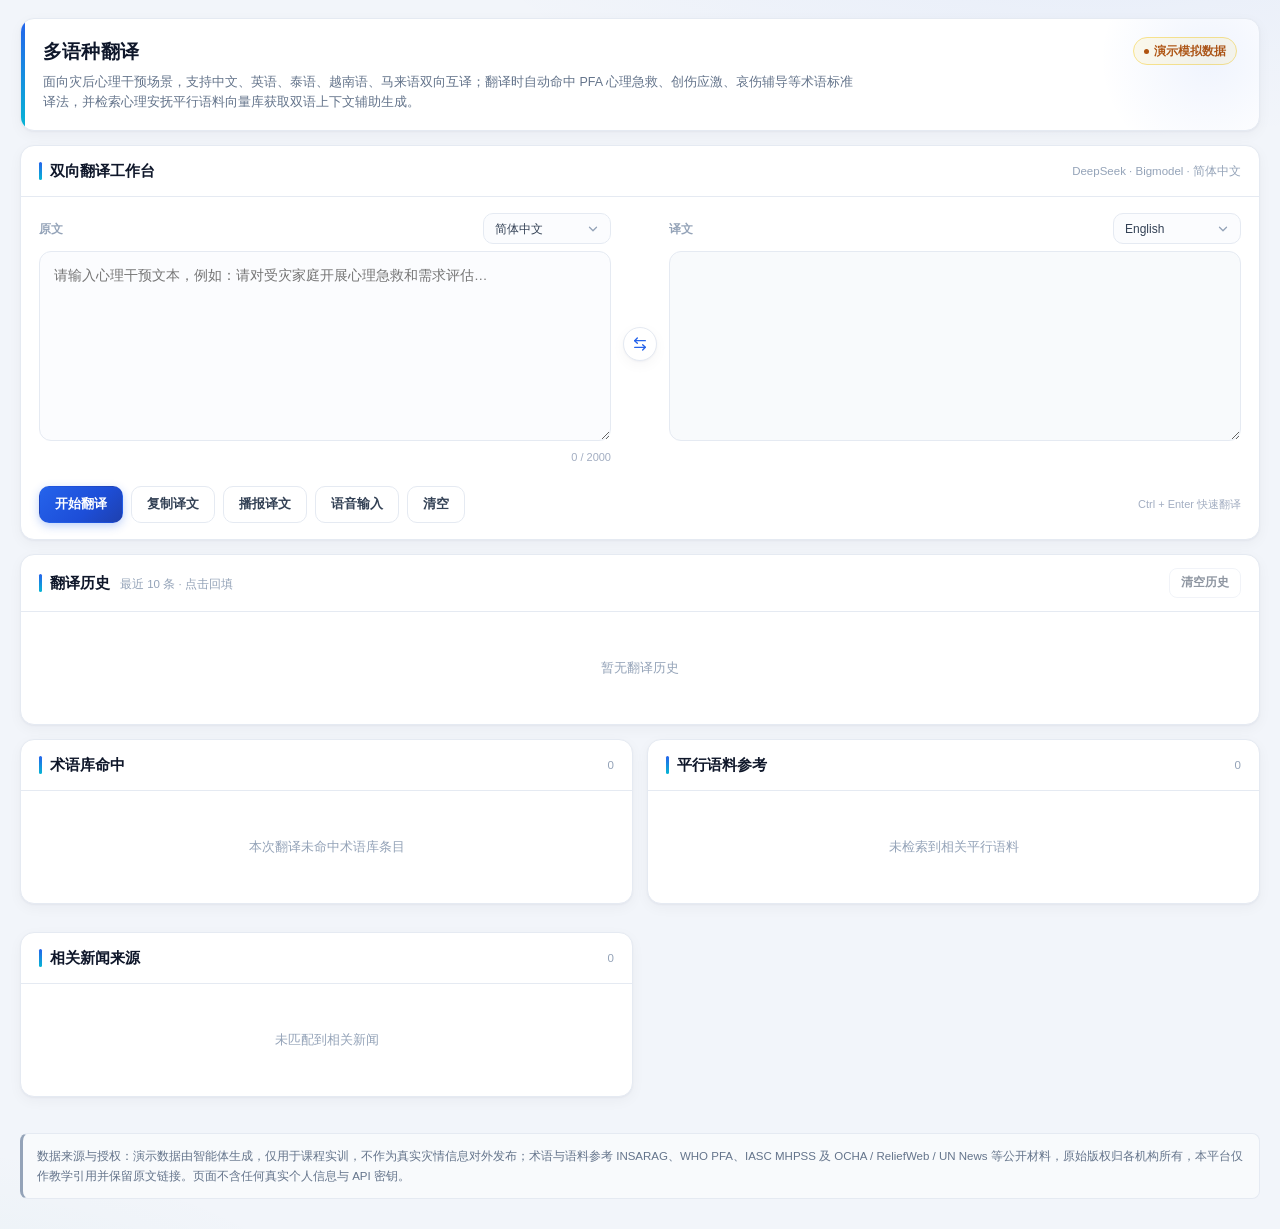
<file: translate.html>
<!DOCTYPE html>
<html lang="zh-CN">
<head>
<meta charset="UTF-8">
<meta name="viewport" content="width=device-width, initial-scale=1.0">
<title>多语种翻译 · 东盟灾害心理干预应急语言服务平台</title>
<link rel="stylesheet" href="assets/kb.css">
<style>
  .trans-grid{display:grid;grid-template-columns:1fr 34px 1fr;gap:12px;align-items:stretch;}
  .trans-col{display:flex;flex-direction:column;min-width:0;}
  .trans-col textarea{
    width:100%;min-height:190px;resize:vertical;border:1px solid var(--line);border-radius:12px;
    padding:12px 14px;font-family:inherit;font-size:13.5px;line-height:1.85;color:var(--text);
    background:#fbfcfe;outline:none;transition:border-color .15s,box-shadow .15s,background .15s;
  }
  .trans-col textarea:focus{border-color:#93b4fd;background:#fff;box-shadow:0 0 0 3px rgba(37,99,235,.12);}
  .trans-col textarea[readonly]{background:#f8fafc;color:#1e293b;}
  .col-head{display:flex;align-items:center;justify-content:space-between;gap:8px;margin-bottom:7px;}
  .col-head .lbl{font-size:11.5px;font-weight:600;color:#94a3b8;letter-spacing:.4px;text-transform:uppercase;}
  .swap-col{display:flex;align-items:center;justify-content:center;}
  .swap-btn{
    width:34px;height:34px;border-radius:50%;border:1px solid var(--line);background:#fff;
    color:var(--primary);cursor:pointer;display:flex;align-items:center;justify-content:center;
    box-shadow:var(--shadow);transition:border-color .15s,background .15s;
  }
  .swap-btn:hover{border-color:#93b4fd;background:var(--primary-soft);}
  .trans-actions{display:flex;align-items:center;gap:8px;flex-wrap:wrap;margin-top:12px;}
  .counter{font-size:11px;color:#a3aec2;margin-left:auto;}
  .result-status{font-size:11.5px;color:#94a3b8;margin-top:8px;display:flex;gap:10px;flex-wrap:wrap;align-items:center;}
  .hl-preview{
    margin-top:8px;padding:10px 12px;border:1px dashed #e2e8f0;border-radius:10px;
    background:#fbfcfe;font-size:12.5px;line-height:1.85;color:#334155;max-height:130px;overflow:auto;
  }
  .hl-preview b{display:block;font-size:10.5px;color:#94a3b8;letter-spacing:.4px;margin-bottom:3px;font-weight:600;text-transform:uppercase;}
  mark{background:#fff3bf;color:#92400e;border-radius:3px;padding:0 2px;font-weight:600;}
  .term-list{display:flex;flex-direction:column;}
  .term-row{
    display:flex;align-items:center;gap:10px;padding:9px 18px;border-bottom:1px solid #eef2f8;flex-wrap:wrap;
  }
  .term-row:last-child{border-bottom:none;}
  .term-row .pair{font-size:12.5px;color:#0f172a;font-weight:600;}
  .term-row .arrow{color:#cbd5e1;}
  .ref-card{padding:11px 18px;border-bottom:1px solid #eef2f8;}
  .ref-card:last-child{border-bottom:none;}
  .ref-card .src{font-size:12.5px;color:#334155;line-height:1.7;}
  .ref-card .tgt{font-size:12.5px;color:#1d4ed8;line-height:1.7;margin-top:3px;}
  .ref-card .meta{font-size:11px;color:#94a3b8;margin-top:4px;display:flex;gap:10px;flex-wrap:wrap;}
  .side-grid{display:grid;grid-template-columns:1fr 1fr;gap:14px;align-items:start;}
  .rag-bar{
    display:flex;align-items:center;gap:8px;flex-wrap:wrap;margin-bottom:12px;padding:9px 12px;
    border:1px solid #bfdbfe;border-radius:10px;
    background:linear-gradient(90deg,#eff6ff,#f8fbff 70%,#ffffff);
  }
  .rag-title{font-size:11px;font-weight:700;color:#1d4ed8;letter-spacing:.5px;text-transform:uppercase;}
  .rag-pill{
    font-size:11.5px;font-weight:600;color:#1e3a8a;background:#fff;
    border:1px solid #dbeafe;border-radius:999px;padding:2px 10px;
  }
  .rag-pill b{color:#1d4ed8;}
  .hist-head{display:flex;align-items:center;gap:8px;flex-wrap:wrap;margin-bottom:3px;}
  .hist-time{font-size:11px;color:#94a3b8;margin-left:auto;}
  @media (max-width:900px){
    .trans-grid{grid-template-columns:1fr;}
    .swap-col{transform:rotate(90deg);}
    .side-grid{grid-template-columns:1fr;}
  }
</style>
</head>
<body>
<script src="assets/api-config.js"></script>
<script src="assets/static-api.js"></script>
<div class="wrap">
  <div class="page-head">
    <div>
      <h1 data-i18n="title">多语种翻译</h1>
      <p data-i18n="desc">面向灾后心理干预场景，支持中文、英语、泰语、越南语、马来语双向互译；翻译时自动命中 PFA 心理急救、创伤应激、哀伤辅导等术语标准译法，并检索心理安抚平行语料向量库获取双语上下文辅助生成。</p>
    </div>
    <span class="demo-tag" data-i18n="demoTag">演示模拟数据</span>
  </div>

  <div class="panel">
    <div class="panel-head">
      <h2 data-i18n="panelTitle">双向翻译工作台</h2>
      <span class="sub" id="engineLabel">DeepSeek · Bigmodel</span>
    </div>
    <div class="panel-body">
      <div class="rag-bar hidden" id="ragBar"></div>
      <div class="trans-grid">
        <div class="trans-col">
          <div class="col-head">
            <span class="lbl" data-i18n="sourceLabel">原文</span>
            <select class="select" id="sourceSelect" style="height:31px;font-size:12px;"></select>
          </div>
          <textarea id="sourceText" data-i18n-placeholder="sourcePlaceholder" placeholder="请输入心理干预文本，例如：请对受灾家庭开展心理急救和需求评估…"></textarea>
          <div class="col-head" style="margin-top:8px;">
            <span class="counter" id="sourceCount">0 / 2000</span>
          </div>
        </div>

        <div class="swap-col">
          <button class="swap-btn" id="swapBtn" data-i18n-title="swap" title="交换语言">
            <svg width="16" height="16" viewBox="0 0 24 24" fill="none" stroke="currentColor" stroke-width="2" stroke-linecap="round" stroke-linejoin="round"><path d="M8 3 4 7l4 4"/><path d="M4 7h16"/><path d="M16 21l4-4-4-4"/><path d="M20 17H4"/></svg>
          </button>
        </div>

        <div class="trans-col">
          <div class="col-head">
            <span class="lbl" data-i18n="targetLabel">译文</span>
            <select class="select" id="targetSelect" style="height:31px;font-size:12px;"></select>
          </div>
          <textarea id="targetText" readonly placeholder=""></textarea>
          <div class="result-status" id="resultStatus"></div>
        </div>
      </div>

      <div class="trans-actions">
        <button class="btn btn-primary" id="btnTranslate" data-i18n="translateBtn">开始翻译</button>
        <button class="btn btn-outline" id="btnCopy" data-i18n="copyBtn">复制译文</button>
        <button class="btn btn-outline" id="btnSpeak" data-i18n="speakBtn">播报译文</button>
        <button class="btn btn-outline" id="btnMic" data-i18n="micBtn">语音输入</button>
        <button class="btn btn-outline" id="btnClear" data-i18n="clearBtn">清空</button>
        <span class="counter" data-i18n="hint">Ctrl + Enter 快速翻译</span>
      </div>
      <div class="notice hidden" id="notice"></div>

      <div class="hl-preview hidden" id="sourcePreview"><b data-i18n="sourcePreviewLabel">原文术语命中</b><div id="sourcePreviewText"></div></div>
      <div class="hl-preview hidden" id="targetPreview"><b data-i18n="targetPreviewLabel">译文术语命中</b><div id="targetPreviewText"></div></div>
    </div>
  </div>

  <div class="panel">
    <div class="panel-head">
      <div style="display:flex;align-items:baseline;gap:10px;flex-wrap:wrap;">
        <h2 data-i18n="historyTitle">翻译历史</h2>
        <span class="sub" data-i18n="historyHint">最近 10 条 · 点击回填</span>
      </div>
      <button class="btn btn-outline btn-sm" id="btnClearHistory" data-i18n="historyClear">清空历史</button>
    </div>
    <div class="list" id="historyList"></div>
  </div>

  <div class="side-grid">
    <div class="panel">
      <div class="panel-head">
        <h2 data-i18n="glossaryTitle">术语库命中</h2>
        <span class="sub" id="glossaryCount">0</span>
      </div>
      <div class="term-list" id="glossaryList">
        <div class="empty" data-i18n="glossaryEmpty">本次翻译未命中术语库条目</div>
      </div>
    </div>

    <div class="panel">
      <div class="panel-head">
        <h2 data-i18n="parallelTitle">平行语料参考</h2>
        <span class="sub" id="parallelCount">0</span>
      </div>
      <div id="parallelList">
        <div class="empty" data-i18n="parallelEmpty">未检索到相关平行语料</div>
      </div>
    </div>

    <div class="panel">
      <div class="panel-head">
        <h2 data-i18n="newsTitle">相关新闻来源</h2>
        <span class="sub" id="newsCount">0</span>
      </div>
      <div id="newsList">
        <div class="empty" data-i18n="newsEmpty">未匹配到相关新闻</div>
      </div>
    </div>
  </div>
</div>

<script src="assets/kb.js"></script>
<script>
(function () {
  "use strict";

  var T = {
    zh: {
      docTitle: "多语种翻译 · 东盟灾害心理干预应急语言服务平台",
      title: "多语种翻译",
      desc: "面向灾后心理干预场景，支持中文、英语、泰语、越南语、马来语双向互译；翻译时自动命中 PFA 心理急救、创伤应激、哀伤辅导等术语标准译法，并检索心理安抚平行语料向量库获取双语上下文辅助生成。",
      demoTag: "演示模拟数据",
      panelTitle: "双向翻译工作台",
      sourceLabel: "原文",
      targetLabel: "译文",
      sourcePlaceholder: "请输入心理干预文本，例如：请对受灾家庭开展心理急救和需求评估…",
      targetPlaceholder: "",
      translateBtn: "开始翻译",
      translatingBtn: "翻译中…",
      copyBtn: "复制译文",
      speakBtn: "播报译文",
      micBtn: "语音输入",
      speaking: "正在播报…",
      listening: "正在聆听，请说话…",
      voiceUnsupported: "当前浏览器不支持语音功能",
      clearBtn: "清空",
      hint: "Ctrl + Enter 快速翻译",
      swap: "交换源语言与目标语言",
      emptyText: "请先输入需要翻译的原文",
      sameLang: "源语言与目标语言不能相同",
      copied: "译文已复制到剪贴板",
      copyEmpty: "暂无可复制的译文",
      copyFail: "复制失败，请手动选择译文",
      cleared: "已清空输入与结果",
      failed: "翻译失败：{e}",
      loading: "正在检索术语库与平行语料并生成译文…",
      sourcePreviewLabel: "原文术语命中",
      targetPreviewLabel: "译文术语命中",
      glossaryTitle: "术语库命中",
      glossaryEmpty: "本次翻译未命中术语库条目",
      parallelTitle: "平行语料参考",
      parallelEmpty: "未检索到相关平行语料",
      newsTitle: "相关新闻来源",
      newsEmpty: "未匹配到相关新闻",
      newsLink: "原文链接 ↗",
      resultMeta: "{mode} · {ms} 毫秒 · 术语 {g} 条 · 平行语料 {p} 条",
      ragTitle: "RAG 增强指标",
      ragTerms: "命中术语 {n} 条",
      ragRefs: "平行语料参考 {n} 条",
      ragNews: "相关新闻 {n} 条",
      ragElapsed: "耗时 {ms} ms",
      historyTitle: "翻译历史",
      historyHint: "最近 10 条 · 点击回填",
      historyEmpty: "暂无翻译历史",
      historyClear: "清空历史",
      historyCleared: "翻译历史已清空",
      historyRestored: "已回填到翻译工作台",
      modeDeepseek: "DeepSeek 生成",
      modeDemo: "本地回退",
      reviewApproved: "已审核",
      reviewPending: "待审核",
      domainLabel: "领域",
      sourceNameLabel: "来源",
      scoreLabel: "相似度 {p}%",
      referenceHint: "翻译时自动检索的参考句对（演示数据）",
      noticeDemo: "未配置 DeepSeek 密钥，当前使用术语库与平行语料回退翻译。",
      noticeFallback: "DeepSeek 调用失败，已使用术语库与平行语料回退翻译。"
    },
    en: {
      docTitle: "Multilingual Translation · ASEAN Emergency Language Platform",
      title: "Multilingual Translation",
      desc: "Built for post-disaster psychosocial response: two-way translation among Chinese, English, Thai, Vietnamese and Malay, with automatic PFA / trauma-stress / grief-counselling glossary terms and psychosocial parallel-corpus context.",
      demoTag: "Demo data",
      panelTitle: "Translation workbench",
      sourceLabel: "Source text",
      targetLabel: "Translation",
      sourcePlaceholder: "Enter psychosocial text, e.g. Provide psychological first aid and needs assessment for affected families…",
      translateBtn: "Translate",
      translatingBtn: "Translating…",
      copyBtn: "Copy translation",
      speakBtn: "Speak result",
      micBtn: "Voice input",
      speaking: "Speaking…",
      listening: "Listening, please speak…",
      voiceUnsupported: "Voice features are not supported in this browser",
      clearBtn: "Clear",
      hint: "Ctrl + Enter to translate",
      swap: "Swap source and target languages",
      emptyText: "Please enter the source text first",
      sameLang: "Source and target languages must differ",
      copied: "Translation copied to clipboard",
      copyEmpty: "There is no translation to copy",
      copyFail: "Copy failed, please select the text manually",
      cleared: "Input and result cleared",
      failed: "Translation failed: {e}",
      loading: "Retrieving glossary and parallel corpus, generating translation…",
      sourcePreviewLabel: "Glossary hits in source",
      targetPreviewLabel: "Glossary hits in translation",
      glossaryTitle: "Glossary matches",
      glossaryEmpty: "No glossary entries matched this translation",
      parallelTitle: "Parallel corpus references",
      parallelEmpty: "No related parallel sentences retrieved",
      newsTitle: "Related news sources",
      newsEmpty: "No related news matched",
      newsLink: "Source link ↗",
      resultMeta: "{mode} · {ms} ms · {g} glossary hits · {p} references",
      ragTitle: "RAG enhancement metrics",
      ragTerms: "{n} glossary hits",
      ragRefs: "{n} parallel references",
      ragNews: "{n} related news",
      ragElapsed: "{ms} ms elapsed",
      historyTitle: "Translation history",
      historyHint: "Latest 10 · click to restore",
      historyEmpty: "No translation history yet",
      historyClear: "Clear history",
      historyCleared: "Translation history cleared",
      historyRestored: "Restored to the workbench",
      modeDeepseek: "DeepSeek",
      modeDemo: "Local fallback",
      reviewApproved: "Reviewed",
      reviewPending: "Pending review",
      domainLabel: "Domain",
      sourceNameLabel: "Source",
      scoreLabel: "Similarity {p}%",
      referenceHint: "Reference sentence pairs retrieved during translation (demo data)",
      noticeDemo: "DeepSeek key is not configured; using glossary and parallel corpus fallback.",
      noticeFallback: "DeepSeek call failed; using glossary and parallel corpus fallback."
    },
    th: {
      docTitle: "การแปลหลายภาษา · แพลตฟอร์มภาษาเพื่อการช่วยเหลือภัยพิบัติอาเซียน",
      title: "การแปลหลายภาษา",
      desc: "สำหรับงานช่วยเหลือทางจิตใจหลังภัยพิบัติ รองรับการแปลสองทิศทางระหว่างจีน อังกฤษ ไทย เวียดนาม และมลายู พร้อมจับศัพท์มาตรฐานด้าน PFA ความเครียดจาก trauma และการให้คำปรึกษาเรื่องการสูญเสีย รวมถึงค้นคลังประโยคคู่ขนานด้านการปลอบใจ",
      demoTag: "ข้อมูลสาธิต",
      panelTitle: "พื้นที่ทำงานแปลภาษา",
      sourceLabel: "ต้นฉบับ",
      targetLabel: "คำแปล",
      sourcePlaceholder: "พิมพ์ข้อความช่วยเหลือทางจิตใจ เช่น: ให้การปฐมพยาบาลทางจิตใจและประเมินความต้องการของครอบครัวที่ได้รับผลกระทบ…",
      translateBtn: "เริ่มแปล",
      translatingBtn: "กำลังแปล…",
      copyBtn: "คัดลอกคำแปล",
      speakBtn: "อ่านคำแปลออกเสียง",
      micBtn: "ป้อนด้วยเสียง",
      speaking: "กำลังอ่านออกเสียง…",
      listening: "กำลังฟัง โปรดพูด…",
      voiceUnsupported: "เบราว์เซอร์นี้ไม่รองรับฟังก์ชันเสียง",
      clearBtn: "ล้าง",
      hint: "Ctrl + Enter เพื่อแปล",
      swap: "สลับภาษา",
      emptyText: "กรุณากรอกข้อความต้นฉบับ",
      sameLang: "ภาษาต้นทางและปลายทางต้องต่างกัน",
      copied: "คัดลอกคำแปลแล้ว",
      copyEmpty: "ยังไม่มีคำแปลให้คัดลอก",
      copyFail: "คัดลอกไม่สำเร็จ กรุณาเลือกข้อความเอง",
      cleared: "ล้างข้อมูลแล้ว",
      failed: "แปลไม่สำเร็จ: {e}",
      loading: "กำลังค้นคลังศัพท์และคลังประโยคคู่ขนาน…",
      sourcePreviewLabel: "คำศัพท์ที่พบในต้นฉบับ",
      targetPreviewLabel: "คำศัพท์ที่พบในคำแปล",
      glossaryTitle: "คำศัพท์ที่ตรงกัน",
      glossaryEmpty: "ไม่พบคำศัพท์ในคลังสำหรับการแปลนี้",
      parallelTitle: "ประโยคคู่ขนานอ้างอิง",
      parallelEmpty: "ไม่พบประโยคคู่ขนานที่เกี่ยวข้อง",
      newsTitle: "แหล่งข่าวที่เกี่ยวข้อง",
      newsEmpty: "ไม่พบข่าวที่เกี่ยวข้อง",
      newsLink: "ลิงก์ต้นฉบับ ↗",
      resultMeta: "{mode} · {ms} มิลลิวินาที · ศัพท์ {g} · ประโยคอ้างอิง {p}",
      ragTitle: "ตัวชี้วัดการเสริม RAG",
      ragTerms: "ศัพท์ที่พบ {n} รายการ",
      ragRefs: "ประโยคอ้างอิง {n} รายการ",
      ragNews: "ข่าวที่เกี่ยวข้อง {n} รายการ",
      ragElapsed: "ใช้เวลา {ms} มิลลิวินาที",
      historyTitle: "ประวัติการแปล",
      historyHint: "ล่าสุด 10 รายการ · คลิกเพื่อนำกลับ",
      historyEmpty: "ยังไม่มีประวัติการแปล",
      historyClear: "ล้างประวัติ",
      historyCleared: "ล้างประวัติการแปลแล้ว",
      historyRestored: "นำกลับไปยังพื้นที่ทำงานแล้ว",
      modeDeepseek: "DeepSeek",
      modeDemo: "สำรองภายใน",
      reviewApproved: "ตรวจแล้ว",
      reviewPending: "รอตรวจ",
      domainLabel: "สาขา",
      sourceNameLabel: "แหล่งที่มา",
      scoreLabel: "ความคล้าย {p}%",
      referenceHint: "ประโยคอ้างอิงที่ค้นได้ระหว่างการแปล (ข้อมูลสาธิต)",
      noticeDemo: "ยังไม่ได้ตั้งค่าคีย์ DeepSeek ระบบใช้คลังศัพท์และประโยคคู่ขนานแทน",
      noticeFallback: "เรียก DeepSeek ไม่สำเร็จ ระบบใช้คลังศัพท์และประโยคคู่ขนานแทน"
    },
    vi: {
      docTitle: "Dịch đa ngữ · Nền tảng ngôn ngữ ứng phó thảm họa ASEAN",
      title: "Dịch đa ngữ",
      desc: "Dành cho ứng phó tâm lý sau thảm họa: dịch hai chiều giữa tiếng Trung, Anh, Thái, Việt và Mã Lai, tự động áp dụng thuật ngữ PFA, sang chấn căng thẳng và tư vấn đau buồn, kèm ngữ liệu song song về trấn an tâm lý.",
      demoTag: "Dữ liệu mô phỏng",
      panelTitle: "Bàn dịch hai chiều",
      sourceLabel: "Nguyên văn",
      targetLabel: "Bản dịch",
      sourcePlaceholder: "Nhập văn bản hỗ trợ tâm lý, ví dụ: Hãy sơ cứu tâm lý và đánh giá nhu cầu cho các gia đình bị ảnh hưởng…",
      translateBtn: "Bắt đầu dịch",
      translatingBtn: "Đang dịch…",
      copyBtn: "Sao chép bản dịch",
      speakBtn: "Đọc bản dịch",
      micBtn: "Nhập bằng giọng nói",
      speaking: "Đang đọc…",
      listening: "Đang nghe, hãy nói…",
      voiceUnsupported: "Trình duyệt không hỗ trợ chức năng giọng nói",
      clearBtn: "Xóa",
      hint: "Ctrl + Enter để dịch",
      swap: "Hoán đổi ngôn ngữ",
      emptyText: "Vui lòng nhập nguyên văn trước",
      sameLang: "Ngôn ngữ nguồn và đích phải khác nhau",
      copied: "Đã sao chép bản dịch",
      copyEmpty: "Chưa có bản dịch để sao chép",
      copyFail: "Sao chép thất bại, vui lòng chọn thủ công",
      cleared: "Đã xóa nội dung",
      failed: "Dịch thất bại: {e}",
      loading: "Đang truy xuất thuật ngữ và ngữ liệu song song…",
      sourcePreviewLabel: "Thuật ngữ trong nguyên văn",
      targetPreviewLabel: "Thuật ngữ trong bản dịch",
      glossaryTitle: "Thuật ngữ trùng khớp",
      glossaryEmpty: "Không có thuật ngữ nào trùng khớp",
      parallelTitle: "Ngữ liệu song song tham khảo",
      parallelEmpty: "Không tìm thấy câu song song liên quan",
      newsTitle: "Nguồn tin liên quan",
      newsEmpty: "Không tìm thấy tin liên quan",
      newsLink: "Liên kết gốc ↗",
      resultMeta: "{mode} · {ms} ms · {g} thuật ngữ · {p} tham khảo",
      ragTitle: "Chỉ số tăng cường RAG",
      ragTerms: "{n} thuật ngữ trùng khớp",
      ragRefs: "{n} ngữ liệu song song",
      ragNews: "{n} tin liên quan",
      ragElapsed: "Thời gian {ms} ms",
      historyTitle: "Lịch sử dịch",
      historyHint: "10 bản gần nhất · nhấp để điền lại",
      historyEmpty: "Chưa có lịch sử dịch",
      historyClear: "Xóa lịch sử",
      historyCleared: "Đã xóa lịch sử dịch",
      historyRestored: "Đã điền lại vào bàn dịch",
      modeDeepseek: "DeepSeek",
      modeDemo: "Dự phòng cục bộ",
      reviewApproved: "Đã duyệt",
      reviewPending: "Chờ duyệt",
      domainLabel: "Lĩnh vực",
      sourceNameLabel: "Nguồn",
      scoreLabel: "Tương đồng {p}%",
      referenceHint: "Cặp câu tham khảo được truy xuất khi dịch (dữ liệu mô phỏng)",
      noticeDemo: "Chưa cấu hình khóa DeepSeek, đang dùng thuật ngữ và ngữ liệu song song.",
      noticeFallback: "Gọi DeepSeek thất bại, đã dùng thuật ngữ và ngữ liệu song song."
    },
    ms: {
      docTitle: "Terjemahan Pelbagai Bahasa · Platform Bahasa Kecemasan ASEAN",
      title: "Terjemahan Pelbagai Bahasa",
      desc: "Untuk tindak balas psikososial pascabencana: terjemahan dua hala antara bahasa Cina, Inggeris, Thai, Vietnam dan Melayu, dengan istilah PFA, tekanan trauma dan kaunseling kedukaan serta korpus selari penenang psikologi.",
      demoTag: "Data demo",
      panelTitle: "Ruang kerja terjemahan",
      sourceLabel: "Teks sumber",
      targetLabel: "Terjemahan",
      sourcePlaceholder: "Masukkan teks sokongan psikologi, cth: Berikan bantuan psikologi pertama dan penilaian keperluan kepada keluarga terjejas…",
      translateBtn: "Mula terjemah",
      translatingBtn: "Menterjemah…",
      copyBtn: "Salin terjemahan",
      speakBtn: "Baca terjemahan",
      micBtn: "Input suara",
      speaking: "Sedang membaca…",
      listening: "Mendengar, sila bercakap…",
      voiceUnsupported: "Pelayar ini tidak menyokong fungsi suara",
      clearBtn: "Kosongkan",
      hint: "Ctrl + Enter untuk menterjemah",
      swap: "Tukar bahasa",
      emptyText: "Sila masukkan teks sumber",
      sameLang: "Bahasa sumber dan sasaran mesti berbeza",
      copied: "Terjemahan disalin",
      copyEmpty: "Tiada terjemahan untuk disalin",
      copyFail: "Salinan gagal, sila pilih teks secara manual",
      cleared: "Input dan hasil dikosongkan",
      failed: "Terjemahan gagal: {e}",
      loading: "Mencari glosari dan korpus selari…",
      sourcePreviewLabel: "Istilah dalam teks sumber",
      targetPreviewLabel: "Istilah dalam terjemahan",
      glossaryTitle: "Padanan glosari",
      glossaryEmpty: "Tiada istilah glosari sepadan",
      parallelTitle: "Rujukan korpus selari",
      parallelEmpty: "Tiada ayat selari berkaitan ditemui",
      newsTitle: "Sumber berita berkaitan",
      newsEmpty: "Tiada berita berkaitan ditemui",
      newsLink: "Pautan asal ↗",
      resultMeta: "{mode} · {ms} ms · {g} istilah · {p} rujukan",
      ragTitle: "Metrik pengukuhan RAG",
      ragTerms: "{n} padanan glosari",
      ragRefs: "{n} rujukan korpus selari",
      ragNews: "{n} berita berkaitan",
      ragElapsed: "{ms} ms masa diambil",
      historyTitle: "Sejarah terjemahan",
      historyHint: "10 terkini · klik untuk isi semula",
      historyEmpty: "Belum ada sejarah terjemahan",
      historyClear: "Kosongkan sejarah",
      historyCleared: "Sejarah terjemahan dikosongkan",
      historyRestored: "Diisi semula ke ruang kerja",
      modeDeepseek: "DeepSeek",
      modeDemo: "Sandaran setempat",
      reviewApproved: "Disemak",
      reviewPending: "Menunggu semakan",
      domainLabel: "Domain",
      sourceNameLabel: "Sumber",
      scoreLabel: "Persamaan {p}%",
      referenceHint: "Pasangan ayat rujukan yang dicari semasa terjemahan (data demo)",
      noticeDemo: "Kunci DeepSeek belum dikonfigurasi; menggunakan glosari dan korpus selari.",
      noticeFallback: "Panggilan DeepSeek gagal; menggunakan glosari dan korpus selari."
    }
  };

  var lang = KB.readLang();
  var t = KB.makeT(T, lang);
  var busy = false;
  var lastResult = null;

  /* ---------- 特色功能：RAG 增强指标条 ---------- */
  function renderRagBar(result) {
    var node = document.getElementById("ragBar");
    node.classList.remove("hidden");
    node.innerHTML =
      '<span class="rag-title">' + KB.escapeHtml(t("ragTitle")) + "</span>" +
      '<span class="rag-pill">' + KB.escapeHtml(KB.fillTpl(t("ragTerms"), { n: (result.matches || []).length })) + "</span>" +
      '<span class="rag-pill">' + KB.escapeHtml(KB.fillTpl(t("ragRefs"), { n: (result.references || []).length })) + "</span>" +
      '<span class="rag-pill">' + KB.escapeHtml(KB.fillTpl(t("ragNews"), { n: (result.news_sources || []).length })) + "</span>" +
      '<span class="rag-pill"><b>' + KB.escapeHtml(KB.fillTpl(t("ragElapsed"), { ms: result.elapsed_ms || 0 })) + "</b></span>";
  }

  function hideRagBar() {
    var node = document.getElementById("ragBar");
    node.classList.add("hidden");
    node.innerHTML = "";
  }

  /* ---------- 特色功能：翻译历史（localStorage） ---------- */
  var HISTORY_KEY = "kb_translate_history";
  var HISTORY_MAX = 10;

  function readHistory() {
    try {
      var list = JSON.parse(localStorage.getItem(HISTORY_KEY) || "[]");
      return Array.isArray(list) ? list : [];
    } catch (e) {
      return [];
    }
  }

  function writeHistory(list) {
    try { localStorage.setItem(HISTORY_KEY, JSON.stringify(list)); } catch (e) { /* ignore */ }
  }

  function formatTime(ts) {
    var d = new Date(ts || Date.now());
    function pad(n) { return (n < 10 ? "0" : "") + n; }
    return d.getFullYear() + "-" + pad(d.getMonth() + 1) + "-" + pad(d.getDate()) +
      " " + pad(d.getHours()) + ":" + pad(d.getMinutes());
  }

  function pushHistory(entry) {
    var list = readHistory().filter(function (item) {
      return !(item.text === entry.text && item.source === entry.source && item.target === entry.target);
    });
    list.unshift(entry);
    writeHistory(list.slice(0, HISTORY_MAX));
    renderHistory();
  }

  function renderHistory() {
    var node = document.getElementById("historyList");
    var list = readHistory();
    document.getElementById("btnClearHistory").disabled = !list.length;
    if (!list.length) {
      node.innerHTML = '<div class="empty">' + KB.escapeHtml(t("historyEmpty")) + "</div>";
      return;
    }
    node.innerHTML = list.map(function (item, i) {
      return '<div class="row" data-index="' + i + '" role="button" tabindex="0">' +
        '<div class="row-main">' +
          '<div class="hist-head">' +
            '<span class="tag blue">' + KB.escapeHtml(KB.langLabel(item.source)) + " → " +
              KB.escapeHtml(KB.langLabel(item.target)) + "</span>" +
            '<span class="hist-time">' + KB.escapeHtml(formatTime(item.ts)) + "</span>" +
          "</div>" +
          '<div class="row-title">' + KB.escapeHtml(KB.truncate(item.text, 80)) + "</div>" +
          '<div class="row-summary">' + KB.escapeHtml(KB.truncate(item.translation, 110)) + "</div>" +
        "</div>" +
      "</div>";
    }).join("");
    Array.prototype.forEach.call(node.querySelectorAll(".row"), function (row) {
      row.addEventListener("click", function () {
        restoreHistory(list[parseInt(row.getAttribute("data-index"), 10)]);
      });
    });
  }

  function restoreHistory(item) {
    if (!item) return;
    document.getElementById("sourceSelect").value = item.source;
    document.getElementById("targetSelect").value = item.target;
    document.getElementById("sourceText").value = item.text;
    resetResult();
    applyLang(lang);
    document.getElementById("sourceText").focus();
    KB.toast(t("historyRestored"));
  }

  function clearHistory() {
    writeHistory([]);
    renderHistory();
    KB.toast(t("historyCleared"));
  }

  function fillLangSelects() {
    var source = document.getElementById("sourceSelect");
    var target = document.getElementById("targetSelect");
    var sourceValue = source.value || "zh";
    var targetValue = target.value || "en";
    var options = KB.LANGS.map(function (item) {
      return '<option value="' + item.code + '">' + KB.escapeHtml(item.label) + "</option>";
    }).join("");
    source.innerHTML = options;
    target.innerHTML = options;
    source.value = sourceValue;
    target.value = targetValue === sourceValue ? (sourceValue === "zh" ? "en" : "zh") : targetValue;
  }

  function renderStatic() {
    KB.applyStatic(t);
    document.title = t("docTitle");
    document.documentElement.lang = lang === "zh" ? "zh-CN" : lang;
  }

  function updateCount() {
    var value = document.getElementById("sourceText").value;
    document.getElementById("sourceCount").textContent = value.length + " / 2000";
  }

  function setNotice(text, kind) {
    var node = document.getElementById("notice");
    if (!text) {
      node.className = "notice hidden";
      node.textContent = "";
      return;
    }
    node.className = "notice" + (kind ? " " + kind : "");
    node.textContent = text;
  }

  function buildPreview(container, textNode, text, hits, field) {
    if (!hits.length) {
      container.classList.add("hidden");
      return;
    }
    container.classList.remove("hidden");
    if (!text) {
      textNode.innerHTML = KB.escapeHtml(text || "");
      return;
    }
    var spans = [];
    if (field === "source") {
      hits.forEach(function (hit) {
        spans.push({ start: hit.position, end: hit.position + hit.length });
      });
    } else {
      var lower = text.toLowerCase();
      hits.forEach(function (hit) {
        var term = String(hit.target_term || "");
        if (!term) return;
        var at = lower.indexOf(term.toLowerCase());
        if (at >= 0) spans.push({ start: at, end: at + term.length });
      });
    }
    spans.sort(function (a, b) { return a.start - b.start; });
    var out = "";
    var cursor = 0;
    spans.forEach(function (span) {
      if (span.start < cursor) return;
      out += KB.escapeHtml(text.slice(cursor, span.start));
      out += "<mark>" + KB.escapeHtml(text.slice(span.start, span.end)) + "</mark>";
      cursor = span.end;
    });
    out += KB.escapeHtml(text.slice(cursor));
    textNode.innerHTML = out;
  }

  function renderResult(result) {
    lastResult = result;
    renderRagBar(result);
    var matches = result.matches || [];
    var references = result.references || [];
    var newsSources = result.news_sources || [];
    var translation = result.translation || "";
    document.getElementById("targetText").value = translation;

    var meta = KB.fillTpl(t("resultMeta"), {
      mode: result.mode === "deepseek" ? t("modeDeepseek") : t("modeDemo"),
      ms: result.elapsed_ms || 0,
      g: matches.length,
      p: references.length
    });
    document.getElementById("resultStatus").innerHTML =
      '<span class="tag green">' + KB.escapeHtml(result.model || "") + "</span>" +
      "<span>" + KB.escapeHtml(meta) + "</span>";

    buildPreview(document.getElementById("sourcePreview"), document.getElementById("sourcePreviewText"),
      document.getElementById("sourceText").value, matches, "source");
    buildPreview(document.getElementById("targetPreview"), document.getElementById("targetPreviewText"),
      translation, matches, "target");

    document.getElementById("glossaryCount").textContent = matches.length;
    document.getElementById("glossaryList").innerHTML = matches.length
      ? matches.map(function (hit) {
          return '<div class="term-row">' +
            '<span class="pair">' + KB.escapeHtml(hit.source_term) + "</span>" +
            '<span class="arrow">→</span>' +
            '<span class="pair">' + KB.escapeHtml(hit.target_term) + "</span>" +
            '<span class="tag blue">' + KB.escapeHtml(hit.domain || "") + "</span>" +
            '<span class="tag ' + (hit.review_status === "已审核" ? "green" : "amber") + '">' +
              KB.escapeHtml(hit.review_status === "已审核" ? t("reviewApproved") : t("reviewPending")) + "</span>" +
          "</div>";
        }).join("")
      : '<div class="empty">' + KB.escapeHtml(t("glossaryEmpty")) + "</div>";

    document.getElementById("parallelCount").textContent = references.length;
    document.getElementById("parallelList").innerHTML = references.length
      ? references.map(function (ref) {
          return '<div class="ref-card">' +
            '<div class="src">' + KB.escapeHtml(ref.source_text) + "</div>" +
            '<div class="tgt">' + KB.escapeHtml(ref.target_text) + "</div>" +
            '<div class="meta">' +
              "<span>" + KB.escapeHtml(ref.lang_pair || "") + "</span>" +
              "<span>" + KB.escapeHtml(ref.domain || "") + "</span>" +
              "<span>" + KB.escapeHtml(KB.fillTpl(t("scoreLabel"), { p: ((ref.score || 0) * 100).toFixed(1) })) + "</span>" +
              "<span>" + KB.escapeHtml(ref.source || "") + "</span>" +
            "</div>" +
          "</div>";
        }).join("")
      : '<div class="empty">' + KB.escapeHtml(t("parallelEmpty")) + "</div>";

    document.getElementById("newsCount").textContent = newsSources.length;
    document.getElementById("newsList").innerHTML = newsSources.length
      ? newsSources.map(function (item) {
          return '<div class="ref-card">' +
            '<div class="src">' + KB.escapeHtml(item.title || "") + "</div>" +
            '<div class="tgt">' + KB.escapeHtml(item.summary || "") + "</div>" +
            '<div class="meta">' +
              '<span class="tag ' + (item.type === "foreign" ? "green" : "blue") + '">' + KB.escapeHtml(item.keyword || "") + "</span>" +
              "<span>" + KB.escapeHtml(item.source_name || "") + "</span>" +
              "<span>" + KB.escapeHtml(item.publish_date || "") + "</span>" +
              (item.url ? '<a href="' + KB.escapeHtml(item.url) + '" target="_blank" rel="noopener noreferrer">' + KB.escapeHtml(t("newsLink")) + "</a>" : "") +
            "</div>" +
          "</div>";
        }).join("")
      : '<div class="empty">' + KB.escapeHtml(t("newsEmpty")) + "</div>";

    if (result.notice) {
      setNotice(result.notice, "info");
    } else {
      setNotice("");
    }
  }

  function resetResult() {
    lastResult = null;
    hideRagBar();
    document.getElementById("targetText").value = "";
    document.getElementById("resultStatus").innerHTML = "";
    document.getElementById("glossaryCount").textContent = "0";
    document.getElementById("glossaryList").innerHTML = '<div class="empty">' + KB.escapeHtml(t("glossaryEmpty")) + "</div>";
    document.getElementById("parallelCount").textContent = "0";
    document.getElementById("parallelList").innerHTML = '<div class="empty">' + KB.escapeHtml(t("parallelEmpty")) + "</div>";
    document.getElementById("sourcePreview").classList.add("hidden");
    document.getElementById("targetPreview").classList.add("hidden");
    setNotice("");
  }

  function translate() {
    if (busy) return;
    var text = document.getElementById("sourceText").value.trim();
    var sourceLang = document.getElementById("sourceSelect").value;
    var targetLang = document.getElementById("targetSelect").value;
    if (!text) {
      KB.toast(t("emptyText"), "error");
      document.getElementById("sourceText").focus();
      return;
    }
    if (sourceLang === targetLang) {
      KB.toast(t("sameLang"), "error");
      return;
    }

    busy = true;
    var button = document.getElementById("btnTranslate");
    button.disabled = true;
    button.textContent = t("translatingBtn");
    setNotice(t("loading"), "info");
    hideRagBar();
    document.getElementById("resultStatus").innerHTML = '<span class="tag gray">…</span>';

    fetch("/api/translate", {
      method: "POST",
      headers: { "Content-Type": "application/json" },
      body: JSON.stringify({ text: text, source: sourceLang, target: targetLang })
    }).then(function (res) {
      return res.json().then(function (data) {
        if (!res.ok || data.ok === false) throw new Error(data.error || ("HTTP " + res.status));
        return data;
      });
    }).then(function (data) {
      renderResult(data);
      pushHistory({
        source: sourceLang,
        target: targetLang,
        text: text,
        translation: data.translation || "",
        ts: Date.now()
      });
    }).catch(function (err) {
      setNotice(KB.fillTpl(t("failed"), { e: err.message || "" }), "error");
      document.getElementById("resultStatus").innerHTML = '<span class="tag amber">' + KB.escapeHtml(t("modeDemo")) + "</span>";
      KB.toast(KB.fillTpl(t("failed"), { e: err.message || "" }), "error");
    }).then(function () {
      busy = false;
      button.disabled = false;
      button.textContent = t("translateBtn");
    });
  }

  function copyTranslation() {
    var value = document.getElementById("targetText").value;
    if (!value) {
      KB.toast(t("copyEmpty"), "error");
      return;
    }
    function done() { KB.toast(t("copied")); }
    if (navigator.clipboard && navigator.clipboard.writeText) {
      navigator.clipboard.writeText(value).then(done).catch(function () {
        var area = document.getElementById("targetText");
        area.removeAttribute("readonly");
        area.select();
        try { document.execCommand("copy"); done(); } catch (e) { KB.toast(t("copyFail"), "error"); }
        area.setAttribute("readonly", "readonly");
      });
    } else {
      var area = document.getElementById("targetText");
      area.removeAttribute("readonly");
      area.select();
      try { document.execCommand("copy"); done(); } catch (e) { KB.toast(t("copyFail"), "error"); }
      area.setAttribute("readonly", "readonly");
    }
  }

  function clearAll() {
    document.getElementById("sourceText").value = "";
    updateCount();
    resetResult();
    KB.toast(t("cleared"));
  }

  /* ---------- 特色功能：语音播报与语音输入 ---------- */
  var VOICE_LOCALES = { zh: "zh-CN", en: "en-US", th: "th-TH", vi: "vi-VN", ms: "ms-MY" };
  var speaking = false;
  var recognizing = false;
  var recognizer = null;

  function speakResult() {
    if (!("speechSynthesis" in window)) { KB.toast(t("voiceUnsupported"), "error"); return; }
    if (speaking) {
      window.speechSynthesis.cancel();
      speaking = false;
      document.getElementById("btnSpeak").textContent = t("speakBtn");
      return;
    }
    var text = document.getElementById("targetText").value.trim();
    if (!text) { KB.toast(t("emptyText"), "error"); return; }
    var targetLang = document.getElementById("targetSelect").value;
    var utter = new SpeechSynthesisUtterance(text);
    utter.lang = VOICE_LOCALES[targetLang] || "zh-CN";
    utter.rate = 0.95;
    utter.onend = function () {
      speaking = false;
      document.getElementById("btnSpeak").textContent = t("speakBtn");
    };
    utter.onerror = utter.onend;
    speaking = true;
    document.getElementById("btnSpeak").textContent = t("speaking");
    window.speechSynthesis.speak(utter);
  }

  function startVoiceInput() {
    var SR = window.SpeechRecognition || window.webkitSpeechRecognition;
    if (!SR) { KB.toast(t("voiceUnsupported"), "error"); return; }
    if (recognizing && recognizer) { recognizer.stop(); return; }
    recognizer = new SR();
    recognizer.lang = VOICE_LOCALES[document.getElementById("sourceSelect").value] || "zh-CN";
    recognizer.interimResults = false;
    recognizer.maxAlternatives = 1;
    recognizer.onresult = function (e) {
      var text = e.results[0][0].transcript || "";
      if (text) {
        var area = document.getElementById("sourceText");
        area.value = area.value ? area.value + " " + text : text;
        updateCount();
      }
    };
    recognizer.onend = function () {
      recognizing = false;
      document.getElementById("btnMic").textContent = t("micBtn");
    };
    recognizer.onerror = recognizer.onend;
    recognizing = true;
    document.getElementById("btnMic").textContent = t("listening");
    try { recognizer.start(); } catch (e) { recognizer.onend(); }
  }

  function swapLangs() {
    var source = document.getElementById("sourceSelect");
    var target = document.getElementById("targetSelect");
    var temp = source.value;
    source.value = target.value;
    target.value = temp;
  }

  function applyLang(next) {
    lang = next;
    t = KB.makeT(T, lang);
    renderStatic();
    fillLangSelects();
    var sourceValue = document.getElementById("sourceSelect").value;
    document.getElementById("sourceText").placeholder = t("sourcePlaceholder");
    document.getElementById("btnTranslate").textContent = busy ? t("translatingBtn") : t("translateBtn");
    if (lastResult) {
      renderResult(lastResult);
    } else {
      resetResult();
    }
    document.getElementById("engineLabel").textContent = "DeepSeek · Bigmodel · " + KB.langLabel(sourceValue);
    renderHistory();
  }

  document.getElementById("btnTranslate").addEventListener("click", translate);
  document.getElementById("btnCopy").addEventListener("click", copyTranslation);
  document.getElementById("btnClear").addEventListener("click", clearAll);
  document.getElementById("btnClearHistory").addEventListener("click", clearHistory);
  document.getElementById("btnSpeak").addEventListener("click", speakResult);
  document.getElementById("btnMic").addEventListener("click", startVoiceInput);
  document.getElementById("swapBtn").addEventListener("click", swapLangs);
  document.getElementById("sourceText").addEventListener("input", updateCount);
  document.getElementById("sourceText").addEventListener("keydown", function (e) {
    if ((e.ctrlKey || e.metaKey) && e.key === "Enter") {
      e.preventDefault();
      translate();
    }
  });
  document.getElementById("sourceSelect").addEventListener("change", function () {
    var target = document.getElementById("targetSelect");
    if (target.value === this.value) {
      target.value = this.value === "zh" ? "en" : "zh";
    }
    applyLang(lang);
  });
  document.getElementById("targetSelect").addEventListener("change", function () {
    var source = document.getElementById("sourceSelect");
    if (source.value === this.value) {
      source.value = this.value === "zh" ? "en" : "zh";
    }
    applyLang(lang);
  });

  KB.bindLanguage(applyLang, { onVisible: true });
  fillLangSelects();
  applyLang(lang);
  updateCount();
})();
</script>
</body>
</html>
</file>
<file: assets/kb.css>
/* 东盟跨境灾害心理干预应急语言服务平台 —— 公共样式（新增模块共用） */
:root{
  --bg:#f2f5fa;
  --card:#ffffff;
  --text:#0f172a;
  --muted:#64748b;
  --line:#e5eaf2;
  --primary:#2563eb;
  --primary-dark:#1d4ed8;
  --primary-soft:#eff5ff;
  --success:#0f766e;
  --success-soft:#ecfdf5;
  --warn:#b45309;
  --warn-soft:#fffbeb;
  --danger:#be123c;
  --danger-soft:#fff1f2;
  --radius:14px;
  --shadow:0 1px 2px rgba(15,23,42,.04),0 4px 14px rgba(15,23,42,.04);
  --shadow-lift:0 10px 28px rgba(15,23,42,.10);
}
*{box-sizing:border-box;}
html,body{margin:0;padding:0;}
body{
  background:
    radial-gradient(900px 320px at 85% -80px,rgba(37,99,235,.06),transparent 70%),
    radial-gradient(700px 300px at -10% 110%,rgba(13,148,136,.05),transparent 70%),
    var(--bg);
  color:var(--text);
  font-family:"Inter","Segoe UI","Microsoft YaHei","PingFang SC","Noto Sans Thai",sans-serif;
  font-size:14px;line-height:1.6;
  padding:18px 20px 26px;
  min-height:100vh;
}
.wrap{max-width:1320px;margin:0 auto;}
a{color:var(--primary);}

/* ---------- 页面头 ---------- */
.page-head{
  position:relative;overflow:hidden;
  background:var(--card);border:1px solid var(--line);border-radius:var(--radius);
  padding:18px 22px;margin-bottom:14px;box-shadow:var(--shadow);
  display:flex;align-items:flex-start;justify-content:space-between;gap:16px;flex-wrap:wrap;
}
.page-head::before{
  content:"";position:absolute;left:0;top:0;bottom:0;width:4px;
  background:linear-gradient(180deg,#2563eb,#06b6d4);
}
.page-head::after{
  content:"";position:absolute;right:-60px;top:-70px;width:220px;height:220px;border-radius:50%;
  background:radial-gradient(circle,rgba(37,99,235,.07),transparent 70%);pointer-events:none;
}
.page-head h1{margin:0;font-size:19px;font-weight:700;letter-spacing:.2px;
  background:linear-gradient(120deg,#0f172a 30%,#1d4ed8);-webkit-background-clip:text;background-clip:text;-webkit-text-fill-color:transparent;
}
.page-head p{margin:5px 0 0;font-size:12.5px;color:var(--muted);max-width:820px;}
.panel-head h2{position:relative;padding-left:11px;}
.panel-head h2::before{
  content:"";position:absolute;left:0;top:3px;bottom:3px;width:3px;border-radius:2px;
  background:linear-gradient(180deg,#2563eb,#06b6d4);
}
.demo-tag{
  display:inline-flex;align-items:center;gap:5px;flex:none;
  font-size:11.5px;font-weight:600;padding:4px 10px;border-radius:999px;
  color:var(--warn);background:var(--warn-soft);border:1px solid #fde68a;
}
.demo-tag::before{content:"";width:5px;height:5px;border-radius:50%;background:currentColor;}

/* ---------- 统计卡 ---------- */
.stats{display:grid;grid-template-columns:repeat(4,1fr);gap:12px;margin-bottom:14px;}
.stat{
  position:relative;overflow:hidden;
  background:var(--card);border:1px solid var(--line);border-radius:var(--radius);
  padding:14px 16px 13px;box-shadow:var(--shadow);
  transition:transform .18s ease,box-shadow .18s ease,border-color .18s ease;
}
.stat::before{
  content:"";position:absolute;left:0;top:0;right:0;height:3px;
  background:linear-gradient(90deg,#2563eb,#06b6d4);opacity:.85;
}
.stat:hover{transform:translateY(-2px);box-shadow:var(--shadow-lift);border-color:#d7e3f6;}
.stat-label{font-size:12px;color:var(--muted);display:flex;align-items:center;gap:6px;}
.stat-value{font-size:22px;font-weight:700;margin-top:3px;letter-spacing:.3px;}
.stat-sub{font-size:11.5px;color:#94a3b8;margin-top:1px;}

/* ---------- 面板 ---------- */
.panel{
  background:var(--card);border:1px solid var(--line);border-radius:var(--radius);
  box-shadow:var(--shadow);overflow:hidden;margin-bottom:14px;
}
.panel-head{
  display:flex;align-items:center;justify-content:space-between;gap:10px;
  padding:13px 18px;border-bottom:1px solid var(--line);flex-wrap:wrap;
}
.panel-head h2{margin:0;font-size:15px;font-weight:700;}
.panel-head .sub{font-size:11.5px;color:#94a3b8;}
.panel-body{padding:16px 18px;}

/* ---------- 工具栏 ---------- */
.toolbar{
  display:flex;align-items:center;gap:10px;flex-wrap:wrap;
  padding:14px 18px;border-bottom:1px solid var(--line);
}
.search-box{position:relative;flex:1 1 300px;min-width:200px;}
.search-box svg{position:absolute;left:11px;top:50%;transform:translateY(-50%);color:#94a3b8;pointer-events:none;}
.search-box input{
  width:100%;height:37px;padding:0 12px 0 36px;
  border:1px solid var(--line);border-radius:10px;background:#fbfcfe;
  font-size:13.5px;font-family:inherit;color:var(--text);outline:none;
  transition:border-color .15s,box-shadow .15s,background .15s;
}
.search-box input::placeholder{color:#a3aec2;}
.search-box input:focus{border-color:#93b4fd;background:#fff;box-shadow:0 0 0 3px rgba(37,99,235,.12);}
.select{
  height:37px;padding:0 32px 0 11px;border:1px solid var(--line);border-radius:10px;
  background:#fbfcfe;color:#334155;font-size:13px;font-family:inherit;cursor:pointer;outline:none;
  appearance:none;
  background-image:url("data:image/svg+xml;charset=utf-8,%3Csvg xmlns='http://www.w3.org/2000/svg' width='14' height='14' viewBox='0 0 24 24' fill='none' stroke='%2394a3b8' stroke-width='2.2' stroke-linecap='round' stroke-linejoin='round'%3E%3Cpolyline points='6 9 12 15 18 9'/%3E%3C/svg%3E");
  background-repeat:no-repeat;background-position:right 10px center;
}
.select:focus{border-color:#93b4fd;box-shadow:0 0 0 3px rgba(37,99,235,.12);}
.count-text{font-size:11.5px;color:#94a3b8;white-space:nowrap;margin-left:auto;}

/* ---------- 按钮 ---------- */
.btn{
  height:37px;padding:0 15px;border-radius:10px;border:1px solid transparent;
  font-size:13px;font-weight:600;font-family:inherit;cursor:pointer;
  display:inline-flex;align-items:center;justify-content:center;gap:6px;
  white-space:nowrap;transition:background .15s,border-color .15s,color .15s,box-shadow .15s;
}
.btn:disabled{opacity:.55;cursor:not-allowed;}
.btn-primary{
  background:linear-gradient(135deg,#2563eb,#1d4ed8 60%,#1e40af);color:#fff;
  box-shadow:0 3px 10px rgba(37,99,235,.30);
}
.btn-primary:hover:not(:disabled){box-shadow:0 6px 16px rgba(37,99,235,.38);transform:translateY(-1px);}
.btn-primary:active:not(:disabled){transform:none;box-shadow:0 2px 6px rgba(37,99,235,.30);}
.btn-outline{background:#fff;border-color:var(--line);color:#334155;}
.btn-outline:hover:not(:disabled){border-color:#c7d2e4;background:#f8fafc;}
.btn-sm{height:30px;padding:0 11px;font-size:12px;border-radius:8px;}

/* ---------- 标签 ---------- */
.chip{
  border:1px solid var(--line);background:#fbfcfe;color:#475569;
  font-size:11.5px;font-family:inherit;padding:4px 10px;border-radius:999px;
  cursor:pointer;transition:all .15s;line-height:1.5;
}
.chip:hover{border-color:#93b4fd;color:var(--primary);background:var(--primary-soft);transform:translateY(-1px);}
.chip.active{
  border-color:transparent;color:#fff;font-weight:600;
  background:linear-gradient(135deg,#2563eb,#1d4ed8);
  box-shadow:0 3px 8px rgba(37,99,235,.28);
}
.tag{
  display:inline-flex;align-items:center;gap:4px;
  font-size:10.5px;font-weight:600;padding:2px 7px;border-radius:6px;
  background:#eef2f8;color:#475569;white-space:nowrap;
}
.tag.blue{background:var(--primary-soft);color:var(--primary);}
.tag.green{background:var(--success-soft);color:var(--success);}
.tag.amber{background:var(--warn-soft);color:var(--warn);}
.tag.gray{background:#f1f5f9;color:#64748b;}

/* ---------- 列表 ---------- */
.list{display:flex;flex-direction:column;}
.row{
  position:relative;
  padding:14px 18px;border-bottom:1px solid #eef2f8;
  display:flex;gap:14px;align-items:flex-start;cursor:pointer;
  transition:background .14s;
}
.row:last-child{border-bottom:none;}
.row::before{
  content:"";position:absolute;left:0;top:12px;bottom:12px;width:3px;border-radius:0 3px 3px 0;
  background:linear-gradient(180deg,#2563eb,#06b6d4);opacity:0;transition:opacity .15s;
}
.row:hover{background:#f6f9ff;}
.row:hover::before{opacity:1;}
.row-main{flex:1;min-width:0;}
.row-title{font-size:14px;font-weight:600;line-height:1.5;color:#0f172a;margin-bottom:3px;}
.row-summary{
  font-size:12.5px;color:#64748b;line-height:1.65;
  display:-webkit-box;-webkit-line-clamp:2;-webkit-box-orient:vertical;overflow:hidden;
}
.row-meta{font-size:11.5px;color:#94a3b8;display:flex;flex-wrap:wrap;gap:10px;margin-top:6px;align-items:center;}
.hit{background:#fff3bf;color:#92400e;border-radius:3px;padding:0 2px;font-weight:600;}
.empty{
  padding:46px 20px;text-align:center;color:#94a3b8;font-size:12.5px;
  display:flex;flex-direction:column;align-items:center;gap:8px;
}
.empty svg{color:#cbd5e1;}

/* ---------- 弹窗 ---------- */
.modal-mask{
  position:fixed;inset:0;background:rgba(8,24,43,.46);z-index:80;
  display:none;align-items:center;justify-content:center;padding:24px;
  backdrop-filter:blur(2px);
}
.modal-mask.show{display:flex;}
.modal{
  background:#fff;border-radius:18px;width:min(720px,100%);max-height:86vh;
  box-shadow:0 28px 70px rgba(8,24,43,.28);display:flex;flex-direction:column;overflow:hidden;
  animation:modalIn .22s cubic-bezier(.22,.9,.32,1.1);
}
@keyframes modalIn{from{opacity:0;transform:translateY(14px) scale(.97);}to{opacity:1;transform:none;}}
.modal-head{
  display:flex;align-items:flex-start;justify-content:space-between;gap:14px;
  padding:16px 20px;border-bottom:1px solid var(--line);
}
.modal-head h3{margin:0;font-size:16px;font-weight:700;line-height:1.45;}
.modal-head p{margin:4px 0 0;font-size:11.5px;color:#94a3b8;}
.modal-close{
  width:30px;height:30px;flex:none;border:none;background:#f1f5f9;border-radius:8px;
  color:#64748b;cursor:pointer;display:flex;align-items:center;justify-content:center;
}
.modal-close:hover{background:#e2e8f0;color:#0f172a;}
.modal-body{padding:18px 20px;overflow:auto;font-size:13px;line-height:1.8;color:#334155;}
.modal-foot{
  padding:12px 20px;border-top:1px solid var(--line);background:#f8fafc;
  display:flex;justify-content:flex-end;gap:8px;
}
.detail-grid{display:grid;grid-template-columns:repeat(auto-fit,minmax(160px,1fr));gap:10px;margin-bottom:14px;}
.detail-cell{background:#f8fafc;border:1px solid #eef2f8;border-radius:10px;padding:9px 12px;}
.detail-cell b{display:block;font-size:10.5px;color:#94a3b8;font-weight:600;letter-spacing:.3px;text-transform:uppercase;}
.detail-cell span{display:block;font-size:12.5px;color:#334155;margin-top:2px;word-break:break-word;}
.detail-block{margin-top:14px;}
.detail-block h4{margin:0 0 6px;font-size:11.5px;color:#94a3b8;font-weight:600;letter-spacing:.4px;text-transform:uppercase;}
.detail-block p{margin:0;font-size:13px;line-height:1.8;color:#334155;}
.lang-line{
  display:flex;gap:10px;padding:7px 0;border-bottom:1px dashed #eef2f8;font-size:12.5px;
}
.lang-line:last-child{border-bottom:none;}
.lang-line b{flex:none;width:92px;color:#94a3b8;font-size:11.5px;font-weight:600;}
.lang-line span{color:#334155;word-break:break-word;}

/* ---------- 提示 ---------- */
.toast{
  position:fixed;right:22px;bottom:22px;z-index:120;
  background:#0f172a;color:#fff;font-size:12.5px;padding:9px 15px;border-radius:10px;
  box-shadow:0 12px 28px rgba(15,23,42,.24);opacity:0;transform:translateY(8px);
  transition:opacity .2s,transform .2s;pointer-events:none;max-width:320px;
}
.toast.show{opacity:1;transform:none;}
.toast.error{background:#be123c;}
.notice{
  margin:10px 0 0;padding:9px 12px;border-radius:9px;font-size:12px;line-height:1.6;
  border:1px solid #fde68a;background:var(--warn-soft);color:#92400e;
}
.notice.info{border-color:#bfdbfe;background:#eff6ff;color:#1d4ed8;}
.notice.error{border-color:#fecdd3;background:var(--danger-soft);color:var(--danger);}
.hidden{display:none !important;}

@media (max-width:960px){
  body{padding:14px;}
  .stats{grid-template-columns:repeat(2,1fr);}
}

@media (max-width:640px){
  body{padding:10px;}
  .page-head{flex-direction:column;align-items:flex-start;gap:8px;}
  .page-head h1{font-size:19px;}
  .stats{gap:8px;margin-bottom:10px;}
  .stat{padding:11px 12px;}
  .stat-value{font-size:21px;}
  .stat-label{font-size:11.5px;}
  .stat-sub{font-size:10.5px;}
  .panel-body{padding:12px;}
  .panel-head{padding:11px 12px;flex-wrap:wrap;gap:6px;}
  .toolbar{flex-direction:column;align-items:stretch;}
  .search-box{width:100%;}
  .toolbar select,.toolbar .btn{width:100%;}
  .row{padding:12px 0;}
  .row-title{font-size:13px;}
  .modal{width:calc(100vw - 20px);max-height:88vh;}
  .modal-body{max-height:56vh;}
  .modal-foot{flex-wrap:wrap;}
  .modal-foot .btn{flex:1 1 45%;}
}

/* 数据来源与授权声明页脚 */
.compliance-foot{
  margin:22px 0 4px;padding:12px 14px;
  background:#f8fafc;border:1px solid var(--line,#e5eaf2);border-left:3px solid #94a3b8;
  border-radius:8px;color:#64748b;font-size:11.5px;line-height:1.75;
}
</file>
